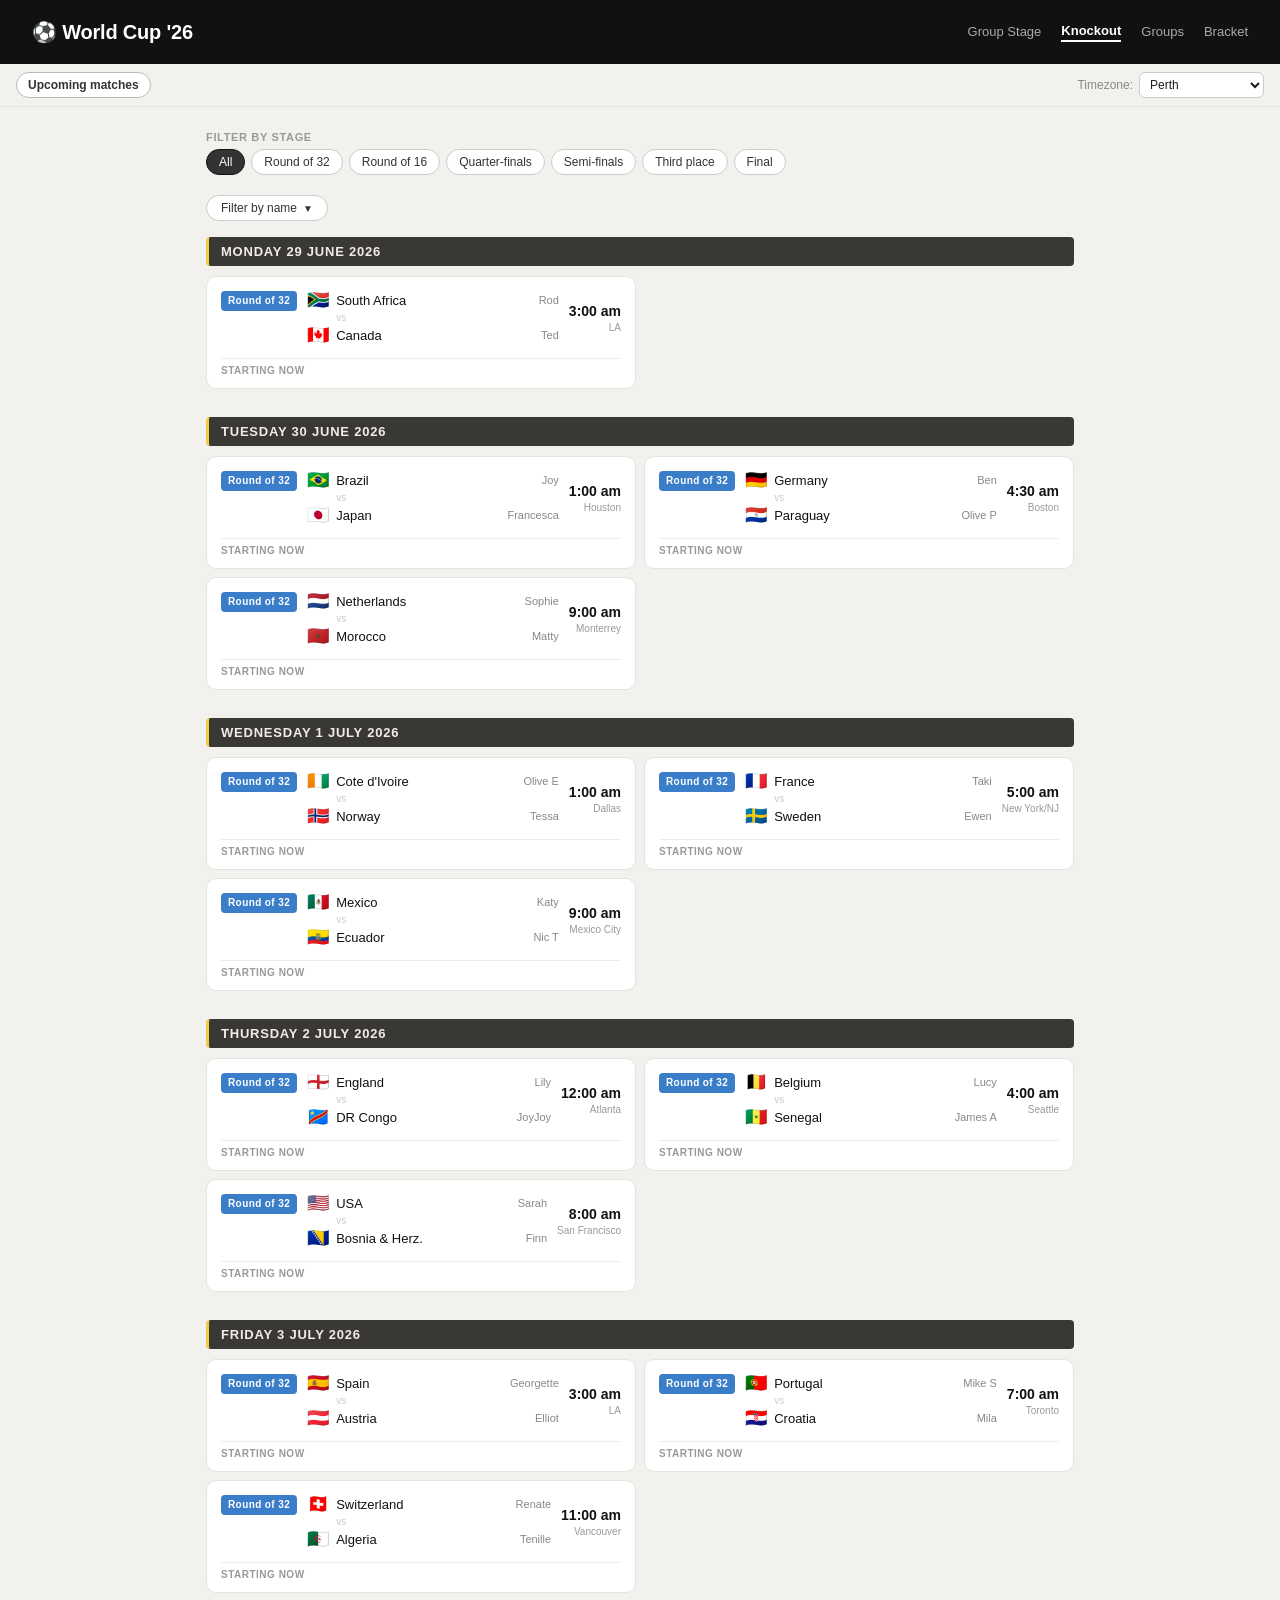
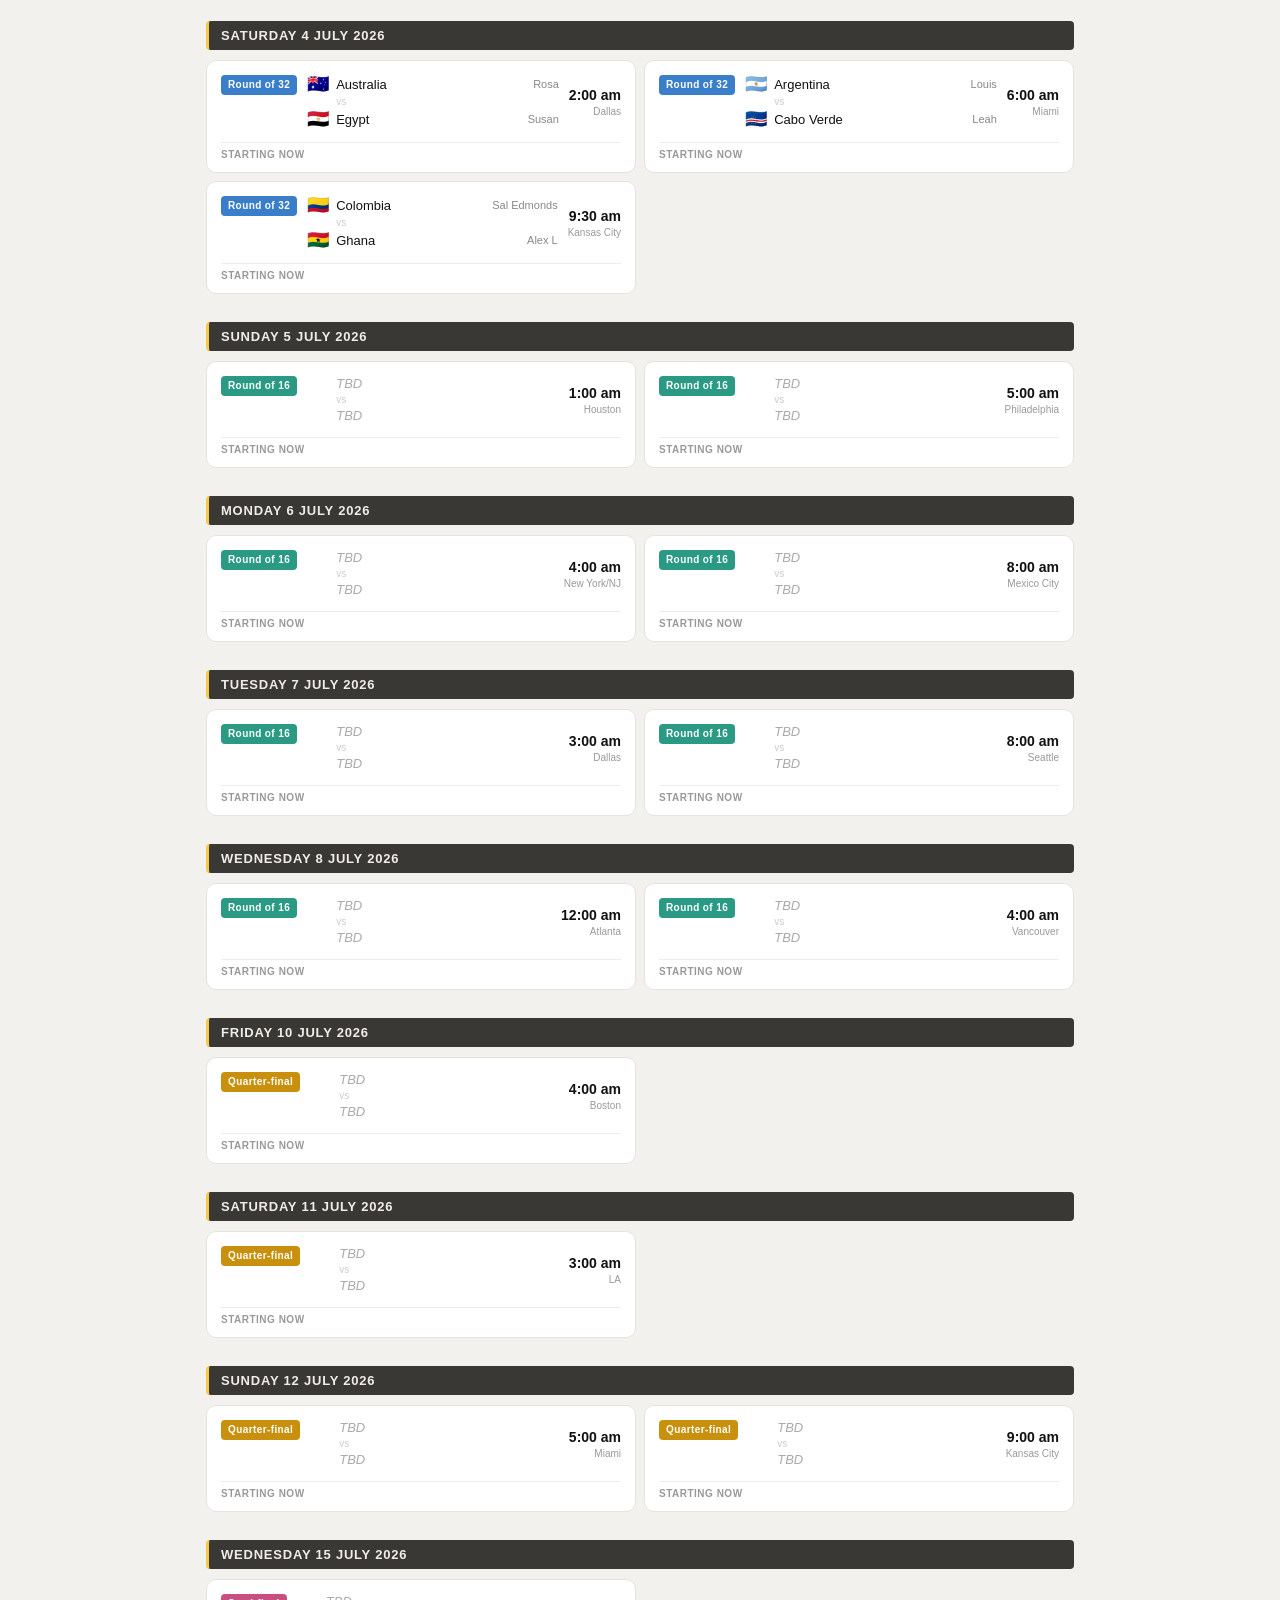
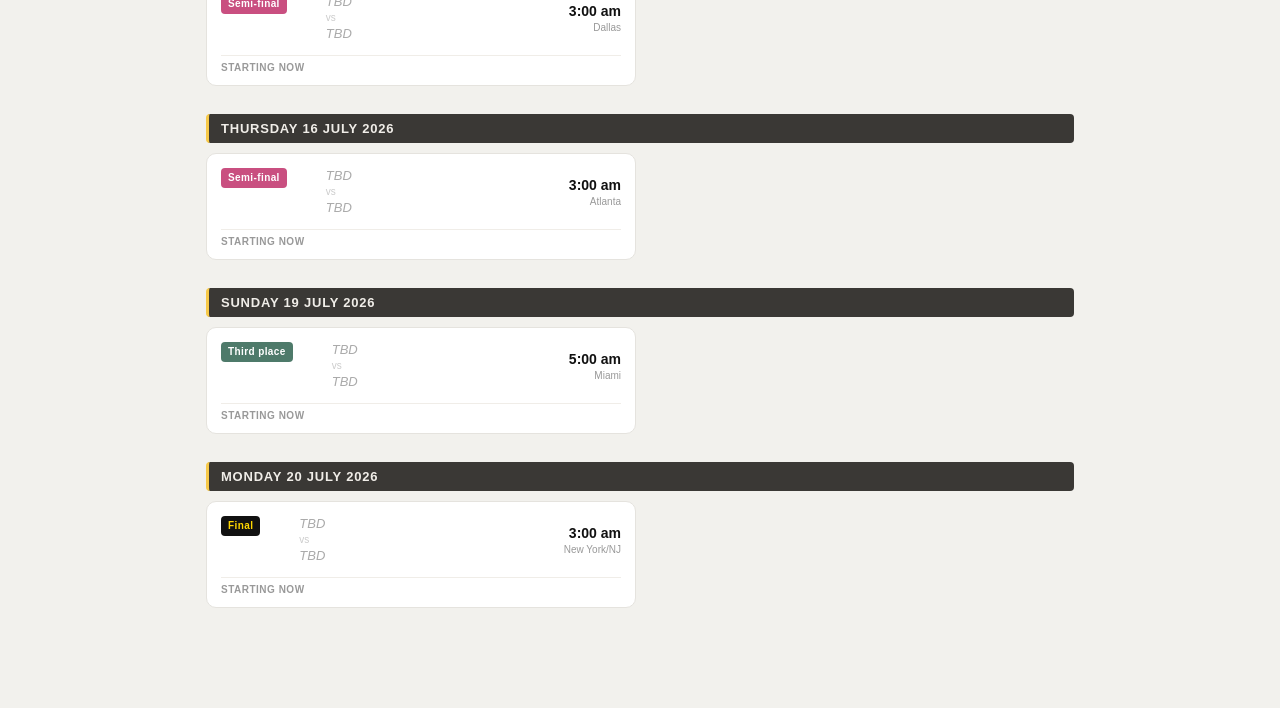
<file: index.html>
<!DOCTYPE html>
<html lang="en">
<head>
<meta charset="UTF-8">
<meta name="viewport" content="width=device-width, initial-scale=1.0">
<title>FIFA World Cup 2026 — Knockout Stage</title>
<link rel="stylesheet" href="style.css">
</head>
<body>

<header>
  <div class="header-left">
    <h1>⚽ World Cup '26</h1>
  </div>
  <div class="header-right">
    <a href="groupstage.html" class="nav-link">Group Stage</a>
    <a href="index.html" class="nav-link active">Knockout</a>
    <a href="groups.html" class="nav-link">Groups</a>
    <a href="bracket.html" class="nav-link">Bracket</a>
  </div>
</header>

<div class="subheader">
  <button class="upcoming-btn" onclick="scrollToUpcoming()">Upcoming matches</button>
  <div class="tz-selector">
    <label>Timezone:</label>
    <select id="tzSelect" onchange="localStorage.setItem('wc26tz', this.value); renderSchedule()">
      <option value="local">Local match time</option>
      <option value="Australia/Perth" selected>Perth</option>
      <option value="Australia/Melbourne">Melbourne</option>
      <option value="Australia/Hobart">Hobart</option>
      <option value="Europe/Berlin">Germany</option>
      <option value="Europe/Rome">Italy</option>
      <option value="Europe/London">United Kingdom</option>
      <option value="America/Los_Angeles">Los Angeles</option>
      <option value="Europe/Zurich">Switzerland</option>
    </select>
  </div>
</div>

<div class="content">

  <div class="filter-section">
    <div class="filter-label">Filter by stage</div>
    <div class="pill-filter stage-filter" id="stageFilter">
      <button class="active" data-stage="all" onclick="filterStage(this)">All</button>
      <button data-stage="R32" onclick="filterStage(this)">Round of 32</button>
      <button data-stage="R16" onclick="filterStage(this)">Round of 16</button>
      <button data-stage="QF"  onclick="filterStage(this)">Quarter-finals</button>
      <button data-stage="SF"  onclick="filterStage(this)">Semi-finals</button>
      <button data-stage="TP"  onclick="filterStage(this)">Third place</button>
      <button data-stage="F"   onclick="filterStage(this)">Final</button>
    </div>
  </div>

  <div class="filter-section">
    <div class="filter-toggle-row">
      <button class="person-filter-toggle" id="personFilterToggle" onclick="togglePersonFilter()">
        Filter by name <span class="toggle-arrow">▼</span>
      </button>
      <div class="person-active-chips" id="personActiveChips"></div>
    </div>
    <div class="person-filter-panel" id="personFilterPanel">
      <div class="pill-filter person-filter" id="personFilter">
        <button class="active" data-person="all" onclick="filterPerson(this)">Everyone</button>
        <button data-person="Alix B" onclick="filterPerson(this)">🇺🇿 Alix B</button>
        <button data-person="Alex L" onclick="filterPerson(this)">🇬🇭 Alex L</button>
        <button data-person="Ben" onclick="filterPerson(this)">🇩🇪 Ben</button>
        <button data-person="Charlie" onclick="filterPerson(this)">🇹🇳 Charlie</button>
        <button data-person="Claire" onclick="filterPerson(this)">🇮🇷 Claire</button>
        <button data-person="Craig" onclick="filterPerson(this)">🇳🇿 Craig</button>
        <button data-person="Darcy" onclick="filterPerson(this)">🇭🇹 Darcy</button>
        <button data-person="Elliot" onclick="filterPerson(this)">🇦🇹 Elliot</button>
        <button data-person="Emma" onclick="filterPerson(this)">🇰🇷 Emma</button>
        <button data-person="Ewen" onclick="filterPerson(this)">🇸🇪 Ewen</button>
        <button data-person="Finn" onclick="filterPerson(this)">🇧🇦 Finn</button>
        <button data-person="Francesca" onclick="filterPerson(this)">🇯🇵 Francesca</button>
        <button data-person="Georgette" onclick="filterPerson(this)">🇪🇸 Georgette</button>
        <button data-person="James A" onclick="filterPerson(this)">🇸🇳 James A</button>
        <button data-person="Jennifer" onclick="filterPerson(this)">🇯🇴 Jennifer</button>
        <button data-person="Jono" onclick="filterPerson(this)">🇶🇦 Jono</button>
        <button data-person="Joy" onclick="filterPerson(this)">🇧🇷 Joy</button>
        <button data-person="JoyJoy" onclick="filterPerson(this)">🇨🇩 JoyJoy</button>
        <button data-person="Katy" onclick="filterPerson(this)">🇲🇽 Katy</button>
        <button data-person="Khrob" onclick="filterPerson(this)">🇨🇿 Khrob</button>
        <button data-person="Leah" onclick="filterPerson(this)">🇨🇻 Leah</button>
        <button data-person="Lily" onclick="filterPerson(this)">🏴󠁧󠁢󠁥󠁮󠁧󠁿 Lily</button>
        <button data-person="Louis" onclick="filterPerson(this)">🇦🇷 Louis</button>
        <button data-person="Lucy" onclick="filterPerson(this)">🇧🇪 Lucy</button>
        <button data-person="Massimo" onclick="filterPerson(this)">🏴󠁧󠁢󠁳󠁣󠁴󠁿 Massimo</button>
        <button data-person="Matty" onclick="filterPerson(this)">🇲🇦 Matty</button>
        <button data-person="Mike L" onclick="filterPerson(this)">🇵🇦 Mike L</button>
        <button data-person="Mike S" onclick="filterPerson(this)">🇵🇹 Mike S</button>
        <button data-person="Mila" onclick="filterPerson(this)">🇭🇷 Mila</button>
        <button data-person="Mim" onclick="filterPerson(this)">🇮🇶 Mim</button>
        <button data-person="Nic T" onclick="filterPerson(this)">🇪🇨 Nic</button>
        <button data-person="Olive E" onclick="filterPerson(this)">🇨🇮 Olive E</button>
        <button data-person="Olive P" onclick="filterPerson(this)">🇵🇾 Olive P</button>
        <button data-person="Renate" onclick="filterPerson(this)">🇨🇭 Renate</button>
        <button data-person="Richie" onclick="filterPerson(this)">🇺🇾 Richie</button>
        <button data-person="Rob" onclick="filterPerson(this)">🇹🇷 Rob</button>
        <button data-person="Rod" onclick="filterPerson(this)">🇿🇦 Rod</button>
        <button data-person="Rosa" onclick="filterPerson(this)">🇦🇺 Rosa</button>
        <button data-person="Sal Edmonds" onclick="filterPerson(this)">🇨🇴 Sal E</button>
        <button data-person="Sarah" onclick="filterPerson(this)">🇺🇸 Sarah</button>
        <button data-person="Seamus" onclick="filterPerson(this)">🇸🇦 Seamus</button>
        <button data-person="Sophie" onclick="filterPerson(this)">🇳🇱 Sophie</button>
        <button data-person="Susan" onclick="filterPerson(this)">🇪🇬 Susan</button>
        <button data-person="Taki" onclick="filterPerson(this)">🇫🇷 Taki</button>
        <button data-person="Ted" onclick="filterPerson(this)">🇨🇦 Ted</button>
        <button data-person="Tenille" onclick="filterPerson(this)">🇩🇿 Tenille</button>
        <button data-person="Tessa" onclick="filterPerson(this)">🇳🇴 Tessa</button>
        <button data-person="Wilfy" onclick="filterPerson(this)">🇨🇼 Wilfy</button>
      </div>
    </div>
  </div>

  <div id="schedule"></div>
  <div class="no-matches" id="noMatches">No matches found for the current filters.</div>


</div>

</div>

<div class="elim-overlay" id="elimOverlay" onclick="hideElimToast()"></div>
<div class="elim-toast" id="elimToast">
  <button class="elim-toast-close" onclick="hideElimToast()" aria-label="Dismiss">✕</button>
  <strong id="elimToastTop"></strong>
  <span id="elimToastBody"></span>
</div>

<script>
// ET = UTC-4 in summer
function etMs(y, mo, d, h, m) {
  return Date.UTC(y, mo - 1, d, h + 4, m || 0);
}

const STAGE_LABELS = {
  R32: "Round of 32",
  R16: "Round of 16",
  QF:  "Quarter-final",
  SF:  "Semi-final",
  TP:  "Third place",
  F:   "Final",
};

// MATCHES is keyed by ESPN event ID so we can match scores and resolved team names.
// t1/t2 are fallback labels used only until ESPN resolves the actual team names.
const MATCHES = [
  // ── Round of 32 ──────────────────────────────────────────────
  { ms: etMs(2026,6,28,15,0),  stage:"R32", espnId:"760486", t1:"South Africa",  t2:"Canada",          venue:"SoFi Stadium, LA" },
  { ms: etMs(2026,6,29,13,0),  stage:"R32", espnId:"760487", t1:"Brazil",        t2:"Japan",           venue:"NRG Stadium, Houston" },
  { ms: etMs(2026,6,29,16,30), stage:"R32", espnId:"760489", t1:"Germany",       t2:"Paraguay",        venue:"Gillette Stadium, Boston" },
  { ms: etMs(2026,6,29,21,0),  stage:"R32", espnId:"760488", t1:"Netherlands",   t2:"Morocco",         venue:"Estadio BBVA, Monterrey" },
  { ms: etMs(2026,6,30,13,0),  stage:"R32", espnId:"760490", t1:"Cote d'Ivoire", t2:"Norway",          venue:"AT&T Stadium, Dallas" },
  { ms: etMs(2026,6,30,17,0),  stage:"R32", espnId:"760492", t1:"France",        t2:"Sweden",          venue:"MetLife Stadium, New York/NJ" },
  { ms: etMs(2026,6,30,21,0),  stage:"R32", espnId:"760491", t1:"Mexico",        t2:"Ecuador",         venue:"Estadio Azteca, Mexico City" },
  { ms: etMs(2026,7, 1,12,0),  stage:"R32", espnId:"760495", t1:"England",       t2:"DR Congo",        venue:"Mercedes-Benz Stadium, Atlanta" },
  { ms: etMs(2026,7, 1,16,0),  stage:"R32", espnId:"760493", t1:"Belgium",       t2:"Senegal",         venue:"Lumen Field, Seattle" },
  { ms: etMs(2026,7, 1,20,0),  stage:"R32", espnId:"760494", t1:"USA",           t2:"Bosnia & Herz.",  venue:"Levi's Stadium, San Francisco" },
  { ms: etMs(2026,7, 2,15,0),  stage:"R32", espnId:"760497", t1:"Spain",         t2:"Austria",         venue:"SoFi Stadium, LA" },
  { ms: etMs(2026,7, 2,19,0),  stage:"R32", espnId:"760496", t1:"Portugal",      t2:"Croatia",         venue:"BMO Field, Toronto" },
  { ms: etMs(2026,7, 2,23,0),  stage:"R32", espnId:"760498", t1:"Switzerland",   t2:"Algeria",         venue:"BC Place, Vancouver" },
  { ms: etMs(2026,7, 3,14,0),  stage:"R32", espnId:"760499", t1:"Australia",     t2:"Egypt",           venue:"AT&T Stadium, Dallas" },
  { ms: etMs(2026,7, 3,18,0),  stage:"R32", espnId:"760500", t1:"Argentina",     t2:"Cabo Verde",      venue:"Hard Rock Stadium, Miami" },
  { ms: etMs(2026,7, 3,21,30), stage:"R32", espnId:"760501", t1:"Colombia",      t2:"Ghana",           venue:"Arrowhead Stadium, Kansas City" },
  // ── Round of 16 ──────────────────────────────────────────────
  { ms: etMs(2026,7, 4,13,0),  stage:"R16", espnId:"760502", t1:"TBD", t2:"TBD", venue:"NRG Stadium, Houston" },
  { ms: etMs(2026,7, 4,17,0),  stage:"R16", espnId:"760503", t1:"TBD", t2:"TBD", venue:"Lincoln Financial Field, Philadelphia" },
  { ms: etMs(2026,7, 5,16,0),  stage:"R16", espnId:"760504", t1:"TBD", t2:"TBD", venue:"MetLife Stadium, New York/NJ" },
  { ms: etMs(2026,7, 5,20,0),  stage:"R16", espnId:"760505", t1:"TBD", t2:"TBD", venue:"Estadio Azteca, Mexico City" },
  { ms: etMs(2026,7, 6,15,0),  stage:"R16", espnId:"760506", t1:"TBD", t2:"TBD", venue:"AT&T Stadium, Dallas" },
  { ms: etMs(2026,7, 6,20,0),  stage:"R16", espnId:"760507", t1:"TBD", t2:"TBD", venue:"Lumen Field, Seattle" },
  { ms: etMs(2026,7, 7,12,0),  stage:"R16", espnId:"760509", t1:"TBD", t2:"TBD", venue:"Mercedes-Benz Stadium, Atlanta" },
  { ms: etMs(2026,7, 7,16,0),  stage:"R16", espnId:"760508", t1:"TBD", t2:"TBD", venue:"BC Place, Vancouver" },
  // ── Quarter-finals ───────────────────────────────────────────
  { ms: etMs(2026,7, 9,16,0),  stage:"QF",  espnId:"760510", t1:"TBD", t2:"TBD", venue:"Gillette Stadium, Boston" },
  { ms: etMs(2026,7,10,15,0),  stage:"QF",  espnId:"760511", t1:"TBD", t2:"TBD", venue:"SoFi Stadium, LA" },
  { ms: etMs(2026,7,11,17,0),  stage:"QF",  espnId:"760512", t1:"TBD", t2:"TBD", venue:"Hard Rock Stadium, Miami" },
  { ms: etMs(2026,7,11,21,0),  stage:"QF",  espnId:"760513", t1:"TBD", t2:"TBD", venue:"Arrowhead Stadium, Kansas City" },
  // ── Semi-finals ──────────────────────────────────────────────
  { ms: etMs(2026,7,14,15,0),  stage:"SF",  espnId:"760514", t1:"TBD", t2:"TBD", venue:"AT&T Stadium, Dallas" },
  { ms: etMs(2026,7,15,15,0),  stage:"SF",  espnId:"760515", t1:"TBD", t2:"TBD", venue:"Mercedes-Benz Stadium, Atlanta" },
  // ── Third place ──────────────────────────────────────────────
  { ms: etMs(2026,7,18,17,0),  stage:"TP",  espnId:"760516", t1:"TBD", t2:"TBD", venue:"Hard Rock Stadium, Miami" },
  // ── Final ────────────────────────────────────────────────────
  { ms: etMs(2026,7,19,15,0),  stage:"F",   espnId:"760517", t1:"TBD", t2:"TBD", venue:"MetLife Stadium, New York/NJ" },
];

const PEOPLE = {
  "Mexico":"Katy","South Africa":"Rod","South Korea":"Emma","Czechia":"Khrob",
  "Canada":"Ted","Bosnia & Herz.":"Finn","Qatar":"Jono","Switzerland":"Renate",
  "Brazil":"Joy","Morocco":"Matty","Haiti":"Darcy","Scotland":"Massimo",
  "USA":"Sarah","Paraguay":"Olive P","Australia":"Rosa","Turkey":"Rob",
  "Germany":"Ben","Curaçao":"Wilfy","Cote d'Ivoire":"Olive E","Ecuador":"Nic T",
  "Netherlands":"Sophie","Japan":"Francesca","Sweden":"Ewen","Tunisia":"Charlie",
  "Belgium":"Lucy","Egypt":"Susan","Iran":"Claire","New Zealand":"Craig",
  "Spain":"Georgette","Cabo Verde":"Leah","Saudi Arabia":"Seamus","Uruguay":"Richie",
  "France":"Taki","Senegal":"James A","Iraq":"Mim","Norway":"Tessa",
  "Argentina":"Louis","Algeria":"Tenille","Austria":"Elliot","Jordan":"Jennifer",
  "Portugal":"Mike S","DR Congo":"JoyJoy","Uzbekistan":"Alix B","Colombia":"Sal Edmonds",
  "England":"Lily","Croatia":"Mila","Ghana":"Alex L","Panama":"Mike L"
};

const FLAGS = {
  "Mexico":"🇲🇽","South Africa":"🇿🇦","South Korea":"🇰🇷","Czechia":"🇨🇿",
  "Canada":"🇨🇦","Bosnia & Herz.":"🇧🇦","Qatar":"🇶🇦","Switzerland":"🇨🇭",
  "Brazil":"🇧🇷","Morocco":"🇲🇦","Haiti":"🇭🇹","Scotland":"🏴󠁧󠁢󠁳󠁣󠁴󠁿",
  "USA":"🇺🇸","Paraguay":"🇵🇾","Australia":"🇦🇺","Turkey":"🇹🇷",
  "Germany":"🇩🇪","Curaçao":"🇨🇼","Cote d'Ivoire":"🇨🇮","Ecuador":"🇪🇨",
  "Netherlands":"🇳🇱","Japan":"🇯🇵","Sweden":"🇸🇪","Tunisia":"🇹🇳",
  "Belgium":"🇧🇪","Egypt":"🇪🇬","Iran":"🇮🇷","New Zealand":"🇳🇿",
  "Spain":"🇪🇸","Cabo Verde":"🇨🇻","Saudi Arabia":"🇸🇦","Uruguay":"🇺🇾",
  "France":"🇫🇷","Senegal":"🇸🇳","Iraq":"🇮🇶","Norway":"🇳🇴",
  "Argentina":"🇦🇷","Algeria":"🇩🇿","Austria":"🇦🇹","Jordan":"🇯🇴",
  "Portugal":"🇵🇹","DR Congo":"🇨🇩","Uzbekistan":"🇺🇿","Colombia":"🇨🇴",
  "England":"🏴󠁧󠁢󠁥󠁮󠁧󠁿","Croatia":"🇭🇷","Ghana":"🇬🇭","Panama":"🇵🇦"
};

const VENUE_TZ = {
  "SoFi Stadium, LA":                        "America/Los_Angeles",
  "NRG Stadium, Houston":                    "America/Chicago",
  "Gillette Stadium, Boston":                "America/New_York",
  "Estadio BBVA, Monterrey":                 "America/Monterrey",
  "AT&T Stadium, Dallas":                    "America/Chicago",
  "MetLife Stadium, New York/NJ":            "America/New_York",
  "Estadio Azteca, Mexico City":             "America/Mexico_City",
  "Mercedes-Benz Stadium, Atlanta":          "America/New_York",
  "Lumen Field, Seattle":                    "America/Los_Angeles",
  "Levi's Stadium, San Francisco":           "America/Los_Angeles",
  "BMO Field, Toronto":                      "America/Toronto",
  "BC Place, Vancouver":                     "America/Vancouver",
  "Hard Rock Stadium, Miami":                "America/New_York",
  "Arrowhead Stadium, Kansas City":          "America/Chicago",
  "Lincoln Financial Field, Philadelphia":   "America/New_York",
};

// ESPN name → our name (for PEOPLE/FLAGS lookup after ESPN resolves team names)
const ESPN_TO_OURS = {
  "Ivory Coast":          "Cote d'Ivoire",
  "Bosnia-Herzegovina":   "Bosnia & Herz.",
  "Cape Verde":           "Cabo Verde",
  "Congo DR":             "DR Congo",
  "Türkiye":              "Turkey",
  "United States":        "USA",
  "South Korea":          "South Korea",
  "Czech Republic":       "Czechia",
};
function ourName(espnDisplayName) { return ESPN_TO_OURS[espnDisplayName] || espnDisplayName; }

// Placeholder team name patterns ESPN uses before a slot is confirmed
function isPlaceholder(name) {
  return !name || name === 'TBD' ||
    /^(Group|Round of|Quarterfinal|Semifinal|Third Place)/i.test(name);
}

let SCORES             = {};  // espnId → { s1, s2, status, clock, extra }
let ELIM_SET           = new Set(); // group-stage eliminated teams (from standings API)
// Teams marked "Best 8 advance" by ESPN but did not actually qualify for R32
const BEST8_MISSED     = new Set(["South Korea", "Scotland", "Iran", "Uruguay"]);
let KNOCKOUT_ELIM_SET  = new Set(); // knockout-eliminated teams (derived from finished match scores)
let liveRefreshTimer   = null;

async function fetchStandings() {
  try {
    const res = await fetch('https://site.api.espn.com/apis/v2/sports/soccer/fifa.world/standings');
    if (!res.ok) return;
    const data = await res.json();
    const newElim = new Set();
    (data.children || []).forEach(group => {
      (group.standings?.entries || []).forEach(entry => {
        const espnTeam = entry.team?.displayName || '';
        const note = entry.note?.description || '';
        if (note === 'Eliminated') newElim.add(ourName(espnTeam));
      });
    });
    ELIM_SET = newElim;
    applyEliminatedStyling();
  } catch (e) {}
}

function applyEliminatedStyling() {
  document.querySelectorAll('#personFilter button[data-person]').forEach(btn => {
    const person = btn.dataset.person;
    if (person === 'all') return;
    const team = Object.keys(PEOPLE).find(t => PEOPLE[t] === person);
    const isElim = team && (ELIM_SET.has(team) || BEST8_MISSED.has(team) || KNOCKOUT_ELIM_SET.has(team));
    btn.classList.toggle('eliminated', isElim);
  });
}

async function fetchScores() {
  try {
    const url = 'https://site.api.espn.com/apis/site/v2/sports/soccer/fifa.world/scoreboard?dates=20260628-20260719&limit=100';
    const res = await fetch(url);
    if (!res.ok) return;
    const data = await res.json();
    const newScores = {};

    (data.events || []).forEach(ev => {
      const comp = ev.competitions?.[0];
      if (!comp) return;
      const teams = comp.competitors || [];
      if (teams.length < 2) return;

      const home = teams.find(t => t.homeAway === 'home') || teams[0];
      const away = teams.find(t => t.homeAway === 'away') || teams[1];
      const rawHome = home.team?.displayName || '';
      const rawAway = away.team?.displayName || '';

      // Resolve to our internal names (or keep placeholder if still TBD)
      const t1 = isPlaceholder(rawHome) ? null : ourName(rawHome);
      const t2 = isPlaceholder(rawAway) ? null : ourName(rawAway);

      const statusType  = ev.status?.type?.name  || 'STATUS_SCHEDULED';
      const statusState = ev.status?.type?.state || '';
      const rawClock    = ev.status?.displayClock || '';
      const period      = ev.status?.period || 0;

      let status = 'pre';
      let extra = '';
      if (statusType === 'STATUS_FINAL_PEN') { status = 'ft'; extra = 'pen'; }
      else if (statusType === 'STATUS_FINAL_AET') { status = 'ft'; extra = 'aet'; }
      else if (statusState === 'post') status = 'ft';
      else if (statusState === 'in')   status = 'live';

      let clockDisplay = '';
      if (status === 'live') {
        if (statusType === 'STATUS_HALFTIME') {
          clockDisplay = 'HT';
        } else {
          const mins = parseInt(rawClock.split(':')[0], 10) || 0;
          const regularMax = period === 1 ? 45 : 90;
          clockDisplay = mins > regularMax ? regularMax + '+' + (mins - regularMax) + "'" : mins + "'";
        }
      }

      const s1 = parseInt(home.score ?? '0', 10);
      const s2 = parseInt(away.score ?? '0', 10);
      const ps1 = home.shootoutScore != null ? parseInt(home.shootoutScore, 10) : null;
      const ps2 = away.shootoutScore != null ? parseInt(away.shootoutScore, 10) : null;

      // Match our MATCHES entry by ESPN event ID
      const match = MATCHES.find(m => m.espnId === ev.id);
      if (match) {
        // Update team names from ESPN if they are now confirmed
        if (t1) match.t1 = t1;
        if (t2) match.t2 = t2;
        newScores[match.espnId] = { s1, s2, ps1, ps2, status, clock: clockDisplay, extra, w1: home.winner === true, w2: away.winner === true };

        // Derive knockout eliminations from finished matches using ESPN's winner flag
        if (status === 'ft' && t1 && t2) {
          if (home.winner === false && away.winner === true) KNOCKOUT_ELIM_SET.add(t1);
          else if (away.winner === false && home.winner === true) KNOCKOUT_ELIM_SET.add(t2);
        }
      }
    });

    SCORES = newScores;
    applyEliminatedStyling();
    renderSchedule();
    const hasLive = Object.values(SCORES).some(s => s.status === 'live');
    clearTimeout(liveRefreshTimer);
    if (hasLive) liveRefreshTimer = setTimeout(fetchScores, 60000);
  } catch (e) {}
}

let currentStage = "all";
let selectedPeople = new Set();

function matchKey(m) { return m.espnId; }

function formatCountdown(ms) {
  const diff = ms - Date.now();
  if (diff <= 0) return 'Starting now';
  const totalMins = Math.floor(diff / 60000);
  const days  = Math.floor(totalMins / 1440);
  const hours = Math.floor((totalMins % 1440) / 60);
  const mins  = totalMins % 60;
  const parts = [];
  if (days)  parts.push(days  + (days  === 1 ? ' day'    : ' days'));
  if (hours) parts.push(hours + (hours === 1 ? ' hour'   : ' hours'));
  if (mins || parts.length === 0) parts.push(mins + (mins === 1 ? ' minute' : ' minutes'));
  return 'Begins in ' + parts.join(' ');
}
function tickCountdowns() {
  document.querySelectorAll('.match-card-countdown[data-ms]').forEach(el => {
    el.textContent = formatCountdown(parseInt(el.dataset.ms, 10));
  });
}
setInterval(tickCountdowns, 30000);

function getTz() { return document.getElementById('tzSelect').value; }

function getEffectiveTz(match) {
  const tz = getTz();
  if (tz === 'local') return VENUE_TZ[match.venue] || 'America/New_York';
  return tz;
}

function getLocalDateKey(ms, tz) {
  return new Date(ms).toLocaleDateString('en-AU', { timeZone: tz, year:'numeric', month:'2-digit', day:'2-digit' });
}
function getLocalDateLabel(ms, tz) {
  return new Date(ms).toLocaleDateString('en-AU', {
    timeZone: tz, weekday:'long', day:'numeric', month:'long', year:'numeric'
  });
}
function getTimeStr(ms, tz) {
  return new Date(ms).toLocaleTimeString('en-AU', { timeZone: tz, hour:'numeric', minute:'2-digit', hour12:true });
}

function matchPassesFilters(m) {
  if (currentStage !== 'all' && m.stage !== currentStage) return false;
  if (selectedPeople.size > 0) {
    const p1 = PEOPLE[m.t1], p2 = PEOPLE[m.t2];
    if (!selectedPeople.has(p1) && !selectedPeople.has(p2)) return false;
  }
  return true;
}

function venueCity(venue) {
  // Extract just the city from "Stadium Name, City" format
  const comma = venue.lastIndexOf(',');
  return comma !== -1 ? venue.slice(comma + 1).trim() : venue;
}

function renderSchedule() {
  const tzForGrouping = getTz() === 'local' ? 'America/New_York' : getTz();
  const filtered = MATCHES.filter(matchPassesFilters);

  const byDay = {};
  const dayOrder = [];
  filtered.forEach(m => {
    const key = getLocalDateKey(m.ms, tzForGrouping);
    if (!byDay[key]) { byDay[key] = []; dayOrder.push(key); }
    byDay[key].push(m);
  });

  const seen = new Set();
  const uniqDays = dayOrder.filter(d => { if (seen.has(d)) return false; seen.add(d); return true; });

  let html = '';
  uniqDays.forEach(dayKey => {
    const matches = byDay[dayKey];
    const label = getLocalDateLabel(matches[0].ms, tzForGrouping);
    html += `<div class="day-block" data-ms="${matches[0].ms}"><div class="day-header">${label}</div><div class="matches-grid">`;

    matches.forEach(m => {
      const timeStr = getTimeStr(m.ms, getEffectiveTz(m));
      const isTbd1 = isPlaceholder(m.t1);
      const isTbd2 = isPlaceholder(m.t2);
      const p1 = PEOPLE[m.t1] || '';
      const p2 = PEOPLE[m.t2] || '';
      const p1hl = selectedPeople.size > 0 && selectedPeople.has(p1);
      const p2hl = selectedPeople.size > 0 && selectedPeople.has(p2);
      const sc = SCORES[m.espnId];
      const cardHl = p1hl || p2hl ? ' person-highlight' : '';
      const city = venueCity(m.venue);

      const flag1 = isTbd1 ? '' : (FLAGS[m.t1] || '🏳');
      const flag2 = isTbd2 ? '' : (FLAGS[m.t2] || '🏳');

      let topHtml = '', bottomHtml = '', s1Html = '', s2Html = '', metaHtml = '';

      if (sc && (sc.status === 'live' || sc.status === 'ft')) {
        const isLive = sc.status === 'live';
        let pillLabel;
        if (!isLive) {
          if (sc.extra === 'pen') pillLabel = 'Match Finished (Penalties)';
          else if (sc.extra === 'aet') pillLabel = 'Match Finished (AET)';
          else pillLabel = 'Match Finished';
        }
        else if (sc.clock === 'HT') { pillLabel = 'Half Time'; }
        else if (sc.clock) { pillLabel = `Live · ${sc.clock}`; }
        else { pillLabel = 'Live'; }
        const statusClass = isLive ? 'live' : 'ft';
        topHtml = `<div class="match-card-status"><span class="match-status-pill ${statusClass}">${pillLabel}</span></div>`;
        const penSuffix1 = (sc.extra === 'pen' && sc.ps1 != null) ? ` <span class="score-pen">(${sc.ps1})</span>` : '';
        const penSuffix2 = (sc.extra === 'pen' && sc.ps2 != null) ? ` <span class="score-pen">(${sc.ps2})</span>` : '';
        s1Html = `<span class="score-num">${sc.s1}</span>${penSuffix1}`;
        s2Html = `<span class="score-num">${sc.s2}</span>${penSuffix2}`;
        metaHtml = `<div class="match-venue">${city}</div>`;
      } else {
        bottomHtml = `<div class="match-card-countdown" data-ms="${m.ms}">${formatCountdown(m.ms)}</div>`;
        metaHtml = `<div class="match-time">${timeStr}</div><div class="match-venue">${city}</div>`;
      }

      html += `<div class="match-card${cardHl}" data-stage="${m.stage}">
        ${topHtml}
        <span class="match-stage-badge badge-${m.stage === 'F' ? 'final' : m.stage.toLowerCase()}">${STAGE_LABELS[m.stage] || m.stage}</span>
        <div class="match-teams">
          <div class="team-row-m${sc && sc.status === 'ft' && sc.w2 && !sc.w1 ? ' loser' : ''}">
            <span class="team-flag">${flag1}</span>
            <span class="team-name${isTbd1 ? ' tbd' : ''}">${m.t1}</span>
            <span class="team-person${p1hl ? ' highlighted' : ''}">${p1}</span>
            ${s1Html}
          </div>
          <div class="vs-divider">vs</div>
          <div class="team-row-m${sc && sc.status === 'ft' && sc.w1 && !sc.w2 ? ' loser' : ''}">
            <span class="team-flag">${flag2}</span>
            <span class="team-name${isTbd2 ? ' tbd' : ''}">${m.t2}</span>
            <span class="team-person${p2hl ? ' highlighted' : ''}">${p2}</span>
            ${s2Html}
          </div>
        </div>
        <div class="match-meta">${metaHtml}</div>
        ${bottomHtml}
      </div>`;
    });
    html += '</div></div>';
  });

  document.getElementById('schedule').innerHTML = html;
  document.getElementById('noMatches').style.display = filtered.length === 0 ? 'block' : 'none';
}

function filterStage(btn) {
  document.querySelectorAll('#stageFilter button').forEach(b => b.classList.remove('active'));
  btn.classList.add('active');
  currentStage = btn.dataset.stage;
  renderSchedule();
}

function togglePersonFilter() {
  const panel = document.getElementById('personFilterPanel');
  const toggle = document.getElementById('personFilterToggle');
  const isOpen = panel.classList.contains('open');
  panel.classList.toggle('open', !isOpen);
  toggle.classList.toggle('open', !isOpen);
}

function collapsePersonFilter() {
  document.getElementById('personFilterPanel').classList.remove('open');
  document.getElementById('personFilterToggle').classList.remove('open');
}

function updateActiveChips() {
  const container = document.getElementById('personActiveChips');
  while (container.firstChild) container.removeChild(container.firstChild);
  selectedPeople.forEach(person => {
    const sourceBtn = document.querySelector('#personFilter button[data-person="' + person + '"]');
    const label = sourceBtn ? sourceBtn.textContent : person;
    const chip = document.createElement('button');
    chip.className = 'active';
    chip.style.cssText = 'padding:5px 12px;border-radius:20px;border:1px solid #111;background:#333;color:#fff;font-size:12px;font-weight:500;cursor:pointer;';
    chip.textContent = label + ' ✕';
    chip.addEventListener('click', () => removePerson(person));
    container.appendChild(chip);
  });
}

function removePerson(person) {
  selectedPeople.delete(person);
  const btn = document.querySelector('#personFilter button[data-person="' + person + '"]');
  if (btn) btn.classList.remove('active');
  if (selectedPeople.size === 0) {
    document.querySelector('#personFilter button[data-person="all"]').classList.add('active');
  }
  updateActiveChips();
  renderSchedule();
}

const ELIM_MESSAGES = [
  { top: "💀 Eliminated!", body: "Your team is out. It turns out you're not very good at this World Cup thing. Better luck in 2030!" },
  { top: "🚫 Pack your bags!", body: "That team went home early. Turns out picking a winner is harder than it looks. No refunds." },
  { top: "✈️ Gone home!", body: "Your team has left the building. The World Cup will continue without them — and without your glory." },
  { top: "🪑 Bench warmer!", body: "Your team got knocked out. You can still watch the rest of the tournament, just not with any hope." },
  { top: "😬 Ouch!", body: "Your team didn't make it past the group stage. The dream is over. The snacks are not." },
  { top: "🗑️ Eliminated!", body: "Your team has been sent packing. Maybe next time pick a team that actually scores goals?" },
];

let elimToastTimer = null;
function showElimToast() {
  const msg = ELIM_MESSAGES[Math.floor(Date.now() / 1000) % ELIM_MESSAGES.length];
  document.getElementById('elimToastTop').textContent = msg.top;
  document.getElementById('elimToastBody').textContent = msg.body;
  document.getElementById('elimToast').classList.add('show');
  document.getElementById('elimOverlay').classList.add('show');
  clearTimeout(elimToastTimer);
  elimToastTimer = setTimeout(hideElimToast, 6000);
}
function hideElimToast() {
  clearTimeout(elimToastTimer);
  document.getElementById('elimToast').classList.remove('show');
  document.getElementById('elimOverlay').classList.remove('show');
}

function filterPerson(btn) {
  const person = btn.dataset.person;
  if (person === 'all') {
    selectedPeople.clear();
    document.querySelectorAll('#personFilter button').forEach(b => b.classList.remove('active'));
    btn.classList.add('active');
    updateActiveChips();
    collapsePersonFilter();
  } else {
    if (btn.classList.contains('eliminated')) {
      // Show toast only if this person's team never played in the knockout stage
      const team = Object.keys(PEOPLE).find(t => PEOPLE[t] === btn.dataset.person);
      const hasKnockoutMatch = team && MATCHES.some(m => m.t1 === team || m.t2 === team);
      if (!hasKnockoutMatch) {
        showElimToast();
        collapsePersonFilter();
        return;
      }
    }
    document.querySelector('#personFilter button[data-person="all"]').classList.remove('active');
    if (selectedPeople.has(person)) {
      selectedPeople.delete(person);
      btn.classList.remove('active');
    } else {
      selectedPeople.add(person);
      btn.classList.add('active');
    }
    if (selectedPeople.size === 0) {
      document.querySelector('#personFilter button[data-person="all"]').classList.add('active');
    }
    updateActiveChips();
    collapsePersonFilter();
  }
  renderSchedule();
}

const savedTz = localStorage.getItem('wc26tz');
if (savedTz) { const sel = document.getElementById('tzSelect'); if ([...sel.options].some(o => o.value === savedTz)) sel.value = savedTz; }
function scrollToUpcoming() {
  const now = Date.now();
  const blocks = document.querySelectorAll('.day-block[data-ms]');
  let target = null;
  for (const block of blocks) {
    const ms = parseInt(block.dataset.ms, 10);
    if (ms > now || block.querySelector('.match-card-countdown')) {
      target = block;
      break;
    }
  }
  if (!target) target = blocks[blocks.length - 1];
  if (!target) return;
  const stickyOffset = Array.from(document.querySelectorAll('header, .subheader'))
    .reduce((sum, el) => sum + el.offsetHeight, 0);
  const top = target.getBoundingClientRect().top + window.scrollY - stickyOffset - 12;
  window.scrollTo({ top, behavior: 'smooth' });
}

renderSchedule();
fetchScores();
fetchStandings();
</script>
</body>
</html>
</file>
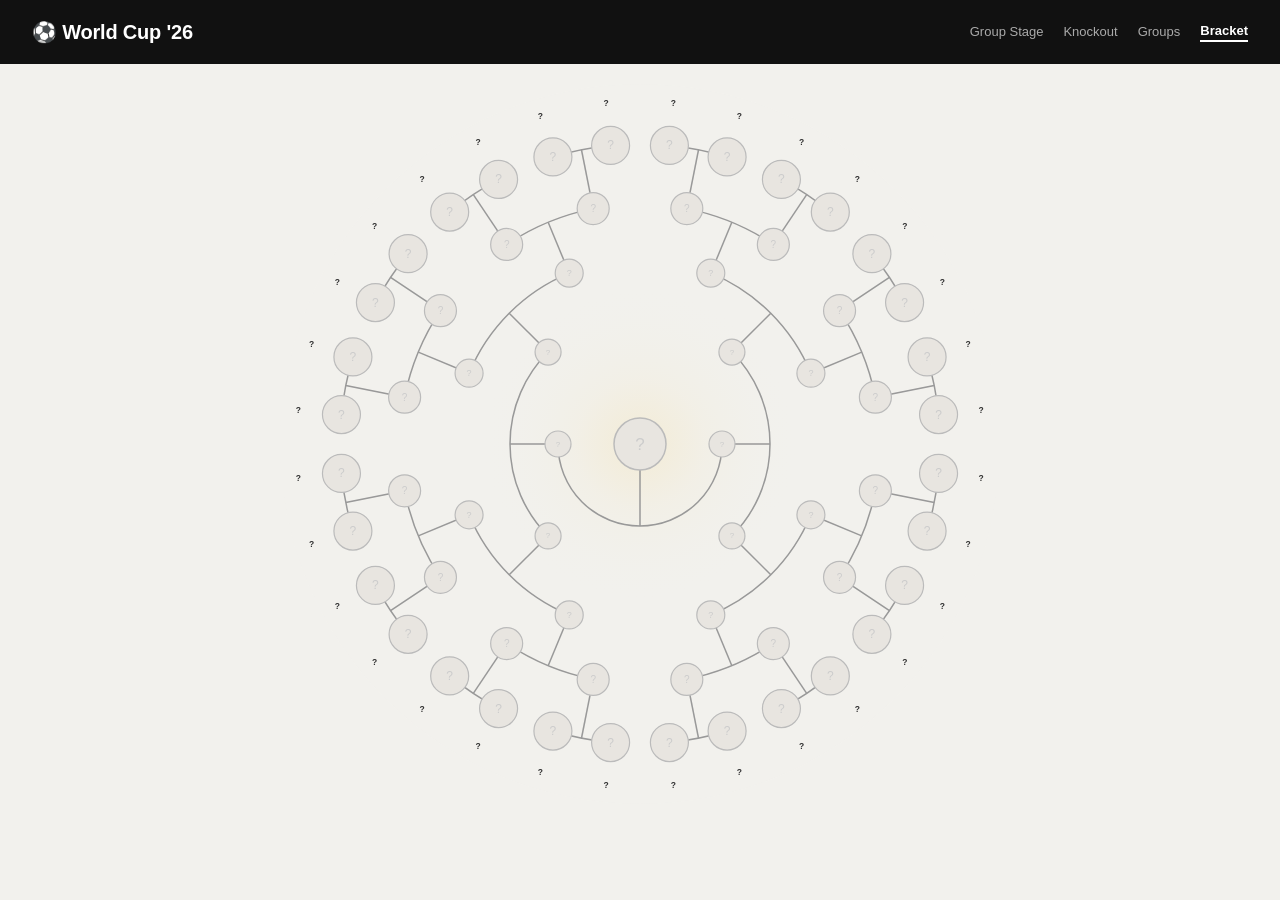
<file: bracket.html>
<!DOCTYPE html>
<html lang="en">
<head>
<meta charset="UTF-8">
<meta name="viewport" content="width=device-width, initial-scale=1.0">
<title>FIFA World Cup 2026 — Bracket</title>
<link rel="stylesheet" href="style.css">
<style>
.bracket-page {
  padding: 1.25rem 1rem 3rem;
  display: flex;
  flex-direction: column;
  align-items: center;
}
#bracket-svg-wrap {
  width: 100%;
  max-width: 720px;
  aspect-ratio: 1;
}
#bracket-svg {
  width: 100%;
  height: 100%;
  display: block;
  overflow: visible;
}
.b-line      { fill: none; stroke: #999; stroke-width: 1.5; }
.b-line.won  { stroke: #999; stroke-width: 1.5; }
.b-line.live { stroke: #22c55e; stroke-width: 1.5; }
.b-label {
  font-family: -apple-system, BlinkMacSystemFont, 'Segoe UI', sans-serif;
  font-size: 8.5px;
  font-weight: 600;
  letter-spacing: 0.4px;
  text-anchor: middle;
  dominant-baseline: central;
  pointer-events: none;
  fill: #bbb;
}
.b-label.won     { fill: #333; }
.b-label.active  { fill: #333; }
.b-label.elim    { fill: #999; }
.b-label-person  { fill: #666; font-weight: 700; font-size: 9.5px; }
#b-tip {
  position: fixed;
  background: #111;
  color: #fff;
  font-family: -apple-system, BlinkMacSystemFont, 'Segoe UI', sans-serif;
  font-size: 12px;
  font-weight: 500;
  padding: 5px 12px;
  border-radius: 5px;
  pointer-events: none;
  opacity: 0;
  transition: opacity 0.12s;
  z-index: 300;
  white-space: nowrap;
}
</style>
</head>
<body>

<header>
  <div class="header-left">
    <h1>⚽ World Cup '26</h1>
  </div>
  <div class="header-right">
    <a href="groupstage.html" class="nav-link">Group Stage</a>
    <a href="index.html" class="nav-link">Knockout</a>
    <a href="groups.html" class="nav-link">Groups</a>
    <a href="bracket.html" class="nav-link active">Bracket</a>
  </div>
</header>

<div class="bracket-page">
  <div id="bracket-svg-wrap">
    <svg id="bracket-svg" viewBox="-360 -360 720 720"></svg>
  </div>
</div>

<div id="b-tip"></div>

<script>
'use strict';

// =============================================================================
// SLOT ORDER  (clockwise from just past 12 o'clock)
//
// Slots are paired: match i uses slots i*2 and i*2+1.
// Adjacent matches feed a shared R16 node.
//
// match 0  slots  0, 1  Brazil        vs Japan
// match 1  slots  2, 3  Ivory Coast   vs Norway
// match 2  slots  4, 5  Mexico        vs Ecuador
// match 3  slots  6, 7  England       vs DR Congo
// match 4  slots  8, 9  Argentina     vs Cabo Verde
// match 5  slots 10,11  Australia     vs Egypt
// match 6  slots 12,13  Switzerland   vs Algeria
// match 7  slots 14,15  Colombia      vs Ghana
// match 8  slots 16,17  Belgium       vs Senegal
// match 9  slots 18,19  USA           vs Bosnia
// match 10 slots 20,21  Spain         vs Austria
// match 11 slots 22,23  Portugal      vs Croatia
// match 12 slots 24,25  Netherlands   vs Morocco
// match 13 slots 26,27  South Africa  vs Canada
// match 14 slots 28,29  France        vs Sweden
// match 15 slots 30,31  Germany       vs Paraguay
//
// R16 pairs  (match winners feed next ring node):
//   R16[0]  winner m0  vs winner m1   (Brazil/Japan  vs  CIV/Norway)
//   R16[1]  winner m2  vs winner m3   (Mexico/Ecuador vs England/Congo)
//   R16[2]  winner m4  vs winner m5   (Argentina/CV  vs Australia/Egypt)
//   R16[3]  winner m6  vs winner m7   (Swi/Alg       vs Col/Ghana)
//   R16[4]  winner m8  vs winner m9   (Bel/Sen        vs USA/Bosnia)
//   R16[5]  winner m10 vs winner m11  (Spain/Aut      vs Por/Cro)
//   R16[6]  winner m12 vs winner m13  (Ned/Mar        vs RSA/Can)
//   R16[7]  winner m14 vs winner m15  (Fra/Swe        vs Ger/Par)
//
// QF pairs:
//   QF[0]  R16[0] vs R16[1]
//   QF[1]  R16[2] vs R16[3]
//   QF[2]  R16[4] vs R16[5]
//   QF[3]  R16[6] vs R16[7]
//
// SF pairs:
//   SF[0]  QF[0] vs QF[1]
//   SF[1]  QF[2] vs QF[3]
// =============================================================================

// ESPN match IDs — keyed to the slot order above
var R32 = [
  '760487', // 0  Brazil vs Japan
  '760490', // 1  Ivory Coast vs Norway
  '760491', // 2  Mexico vs Ecuador
  '760495', // 3  England vs DR Congo
  '760500', // 4  Argentina vs Cabo Verde
  '760499', // 5  Australia vs Egypt
  '760498', // 6  Switzerland vs Algeria
  '760501', // 7  Colombia vs Ghana
  '760493', // 8  Belgium vs Senegal
  '760494', // 9  USA vs Bosnia
  '760497', // 10 Spain vs Austria
  '760496', // 11 Portugal vs Croatia
  '760488', // 12 Netherlands vs Morocco
  '760486', // 13 South Africa vs Canada
  '760492', // 14 France vs Sweden
  '760489', // 15 Germany vs Paraguay
];

var R16 = [
  '760503', // 0  winner R32[0] vs winner R32[1]
  '760504', // 1  winner R32[2] vs winner R32[3]
  '760505', // 2  winner R32[4] vs winner R32[5]
  '760509', // 3  winner R32[6] vs winner R32[7]
  '760506', // 4  winner R32[8] vs winner R32[9]
  '760507', // 5  winner R32[10] vs winner R32[11]
  '760508', // 6  winner R32[12] vs winner R32[13]
  '760502', // 7  winner R32[14] vs winner R32[15]
];

var QF = [
  '760510', // 0  R16[0] vs R16[1]
  '760511', // 1  R16[2] vs R16[3]
  '760512', // 2  R16[4] vs R16[5]
  '760513', // 3  R16[6] vs R16[7]
];

var SF = [
  '760514', // 0  QF[0] vs QF[1]
  '760515', // 1  QF[2] vs QF[3]
];

var FINAL_ID = '760517';

// =============================================================================
// GEOMETRY
//
// 32 slots, 11.25° each, clockwise from top.
// Slot 0 starts at the top (0°) so Brazil is just clockwise of 12 o'clock.
//
// slotAngle(s)  = s * 11.25°          (slot centre)
// joinAngle(i)  = midpoint of slots i*2 and i*2+1  = (i*2 + 0.5) * 11.25°
// All inner ring angles derive by averaging their feeder angles.
// =============================================================================

var SLOT_DEG = 360 / 32; // 11.25°

function slotAngle(s) {
  return s * SLOT_DEG + 5.625;
}

function joinAngle(i) {
  return (slotAngle(i * 2) + slotAngle(i * 2 + 1)) / 2;
}

function r16Angle(i) {
  return (joinAngle(i * 2) + joinAngle(i * 2 + 1)) / 2;
}

function qfAngle(i) {
  return (r16Angle(i * 2) + r16Angle(i * 2 + 1)) / 2;
}

function sfAngle(i) {
  return (qfAngle(i * 2) + qfAngle(i * 2 + 1)) / 2;
}

function finAngle(i) {
  return (sfAngle(i * 2) + sfAngle(i * 2 + 1)) / 2;
}

// polar: degrees clockwise from top → {x, y}
function polar(deg, r) {
  var rad = (deg - 90) * Math.PI / 180;
  return { x: r * Math.cos(rad), y: r * Math.sin(rad) };
}

var RADII = { r32: 300, join: 240, r16: 185, qf: 130, sf: 82, fin: 44 };
var NR    = { r32: 19,  join: 16,  r16: 14,  qf: 13,  sf: 13, fin: 16 };

// =============================================================================
// TEAM DATA
// =============================================================================

var ESPN_NORM = {
  'United States':       'USA',
  'Ivory Coast':         'CIV',
  "Cote d'Ivoire":       'CIV',
  'Bosnia-Herzegovina':  'BIH',
  'Cape Verde':          'CPV',
  'Cabo Verde':          'CPV',
  'Congo DR':            'COD',
  'DR Congo':            'COD',
};

function normName(n) {
  return ESPN_NORM[n] || n;
}

var FLAG_ISO = {
  'Argentina':'ar',   'Brazil':'br',       'Colombia':'co',    'Ecuador':'ec',
  'Paraguay':'py',    'USA':'us',           'Mexico':'mx',      'Canada':'ca',
  'France':'fr',      'Spain':'es',         'Portugal':'pt',    'Germany':'de',
  'Netherlands':'nl', 'England':'gb-eng',   'Belgium':'be',     'Austria':'at',
  'Croatia':'hr',     'Switzerland':'ch',   'Sweden':'se',      'Norway':'no',
  'Morocco':'ma',     'Senegal':'sn',       'CIV':'ci',         'Egypt':'eg',
  'Algeria':'dz',     'Ghana':'gh',         'Japan':'jp',       'Australia':'au',
  'BIH':'ba',         'CPV':'cv',           'COD':'cd',         'South Africa':'za',
  'South Korea':'kr', 'KOR':'kr',
};

function flagUrl(name) {
  var key = normName(name);
  var iso = FLAG_ISO[key] || FLAG_ISO[name];
  return iso ? 'https://flagcdn.com/w80/' + iso + '.png' : null;
}

var SHORT = {
  'Argentina':'ARG',    'Brazil':'BRA',       'Colombia':'COL',   'Ecuador':'ECU',
  'Paraguay':'PAR',     'USA':'USA',           'Mexico':'MEX',     'Canada':'CAN',
  'France':'FRA',       'Spain':'ESP',         'Portugal':'POR',   'Germany':'GER',
  'Netherlands':'NED',  'England':'ENG',       'Belgium':'BEL',    'Austria':'AUT',
  'Croatia':'CRO',      'Switzerland':'SUI',   'Sweden':'SWE',     'Norway':'NOR',
  'Morocco':'MAR',      'Senegal':'SEN',       'CIV':'CIV',        'Egypt':'EGY',
  'Algeria':'ALG',      'Ghana':'GHA',         'Japan':'JPN',      'Australia':'AUS',
  'BIH':'BIH',          'CPV':'CPV',           'COD':'COD',        'South Africa':'RSA',
  'South Korea':'KOR',  'KOR':'KOR',
  'United States':'USA','Ivory Coast':'CIV',   "Cote d'Ivoire":'CIV',
  'Bosnia-Herzegovina':'BIH', 'Cape Verde':'CPV', 'Cabo Verde':'CPV',
  'Congo DR':'COD',     'DR Congo':'COD',
};

function shortName(name) {
  if (!name) return '?';
  var key = normName(name);
  return SHORT[key] || SHORT[name] || name.slice(0, 3).toUpperCase();
}

var PEOPLE = {
  'Brazil':'Joy',         'Japan':'Francesca',    'CIV':'Olive E',      'Norway':'Tessa',
  'Mexico':'Katy',        'Ecuador':'Nic T',      'England':'Lily',     'COD':'JoyJoy',
  'Argentina':'Louis',    'CPV':'Leah',            'Australia':'Rosa',   'Egypt':'Susan',
  'Switzerland':'Renate', 'Algeria':'Tenille',    'Colombia':'Sal Edmonds', 'Ghana':'Alex L',
  'Belgium':'Lucy',       'Senegal':'James A',    'USA':'Sarah',        'BIH':'Finn',
  'Spain':'Georgette',    'Austria':'Elliot',     'Portugal':'Mike S',  'Croatia':'Mila',
  'Netherlands':'Sophie', 'Morocco':'Matty',      'South Africa':'Rod', 'Canada':'Ted',
  'France':'Taki',        'Sweden':'Ewen',        'Germany':'Ben',      'Paraguay':'Olive P',
  // alternate spellings
  'Ivory Coast':'Olive E',  "Cote d'Ivoire":'Olive E',
  'Cape Verde':'Leah',      'Cabo Verde':'Leah',
  'DR Congo':'JoyJoy',      'Congo DR':'JoyJoy',
  'Bosnia-Herzegovina':'Finn',
};

function personFor(name) {
  if (!name) return null;
  var key = normName(name);
  return PEOPLE[key] || PEOPLE[name] || null;
}

// =============================================================================
// SCORE DATA
// =============================================================================

var SCORES = {};

function isPlaceholder(n) {
  return !n || n === 'TBD' || /^(Group|Round of|Quarter|Semi|Third|Winner|Loser)/i.test(n);
}

function getScore(id) { return SCORES[id] || null; }

function getWinner(id) {
  var s = SCORES[id];
  if (!s || s.status !== 'ft') return null;
  if (s.winner === 1) return s.t1;
  if (s.winner === 2) return s.t2;
  return null;
}

// =============================================================================
// SVG HELPERS
// =============================================================================

var NS  = 'http://www.w3.org/2000/svg';
var svg = document.getElementById('bracket-svg');
var _clipId = 0;

function svgEl(tag, attrs) {
  var e = document.createElementNS(NS, tag);
  var keys = Object.keys(attrs || {});
  for (var k = 0; k < keys.length; k++) e.setAttribute(keys[k], attrs[keys[k]]);
  return e;
}

function seg(x1, y1, x2, y2, cls) {
  var l = svgEl('line', { x1: x1, y1: y1, x2: x2, y2: y2 });
  l.classList.add('b-line');
  if (cls) l.classList.add(cls);
  return l;
}

function makeNode(x, y, r, teamName, scoreId, eliminated) {
  var g = svgEl('g');
  if (!teamName) {
    var emp = svgEl('circle', { cx: x, cy: y, r: r, fill: '#e8e5e0', stroke: '#bbb', 'stroke-width': 1.2 });
    g.appendChild(emp);
    var qt = svgEl('text', { x: x, y: y, 'text-anchor': 'middle', 'dominant-baseline': 'central',
      'font-size': Math.round(r * 0.65), fill: '#ccc',
      'font-family': "-apple-system, sans-serif", 'pointer-events': 'none' });
    qt.textContent = '?';
    g.appendChild(qt);
    return g;
  }

  var dim  = !!eliminated;
  var s    = scoreId ? getScore(scoreId) : null;
  var live = s && s.status === 'live';
  var url  = flagUrl(teamName);

  if (url) {
    var cid = 'cp' + (++_clipId);
    var defsEl = svg.querySelector('defs');
    var cp = svgEl('clipPath', { id: cid });
    cp.appendChild(svgEl('circle', { cx: x, cy: y, r: r }));
    defsEl.appendChild(cp);

    var imgW = r * 3, imgH = r * 2;
    var img = svgEl('image', {
      x: x - imgW / 2, y: y - imgH / 2,
      width: imgW, height: imgH,
      href: url,
      'clip-path': 'url(#' + cid + ')',
      preserveAspectRatio: 'xMidYMid slice',
      'pointer-events': 'all',
    });
    if (dim) img.setAttribute('filter', 'url(#greyscale)');
    if (scoreId) {
      (function(eid, tn) {
        img.addEventListener('mouseenter', function(e) { showTip(e, tn, eid); });
        img.addEventListener('mousemove', moveTip);
        img.addEventListener('mouseleave', hideTip);
      }(scoreId, teamName));
    }
    g.appendChild(img);



  } else {
    var disc = svgEl('circle', { cx: x, cy: y, r: r,
      fill: dim ? '#e8e5e0' : '#fff' });
    if (scoreId) {
      (function(eid, tn) {
        disc.addEventListener('mouseenter', function(e) { showTip(e, tn, eid); });
        disc.addEventListener('mousemove', moveTip);
        disc.addEventListener('mouseleave', hideTip);
      }(scoreId, teamName));
    }
    g.appendChild(disc);
    var code = svgEl('text', { x: x, y: y, 'text-anchor': 'middle', 'dominant-baseline': 'central',
      'font-size': Math.round(r * 0.55), fill: dim ? '#bbb' : '#555',
      'font-family': "-apple-system, BlinkMacSystemFont, 'Segoe UI', sans-serif",
      'font-weight': 600, 'pointer-events': 'none' });
    code.textContent = shortName(teamName);
    g.appendChild(code);
  }

  return g;
}

// Label pushed outward from node in the direction of angleDeg
function makeLabel(x, y, angleDeg, text, nodeR, cls, person) {
  var push = nodeR + 24;
  var rad  = (angleDeg - 90) * Math.PI / 180;
  var lx   = x + Math.cos(rad) * push;
  var ly   = y + Math.sin(rad) * push;

  if (person) {
    var g = svgEl('g');
    var t1 = svgEl('text', { x: lx, y: ly - 5 });
    t1.classList.add('b-label', 'b-label-person');
    if (cls) t1.classList.add(cls);
    t1.textContent = person;
    g.appendChild(t1);
    var t2 = svgEl('text', { x: lx, y: ly + 5 });
    t2.classList.add('b-label');
    if (cls) t2.classList.add(cls);
    t2.textContent = text;
    g.appendChild(t2);
    return g;
  }

  var t = svgEl('text', { x: lx, y: ly });
  t.classList.add('b-label');
  if (cls) t.classList.add(cls);
  t.textContent = text;
  return t;
}

// =============================================================================
// BUILD
// =============================================================================

function build() {
  while (svg.lastChild) svg.removeChild(svg.lastChild);

  // Defs
  var defs = svgEl('defs');
  var rg = svgEl('radialGradient', { id: 'cg', cx: '50%', cy: '50%', r: '50%' });
  [['0%','#f7c948','0.14'], ['40%','#f7c948','0.04'], ['100%','#f2f1ed','0']].forEach(function(s) {
    rg.appendChild(svgEl('stop', { offset: s[0], 'stop-color': s[1], 'stop-opacity': s[2] }));
  });
  defs.appendChild(rg);
  // Greyscale filter for eliminated teams
  var flt = svgEl('filter', { id: 'greyscale' });
  flt.appendChild(svgEl('feColorMatrix', { type: 'saturate', values: '0' }));
  defs.appendChild(flt);
  svg.appendChild(defs);

  // Background
  svg.appendChild(svgEl('circle', { cx: 0, cy: 0, r: 360, fill: '#f2f1ed' }));
  svg.appendChild(svgEl('circle', { cx: 0, cy: 0, r: 160, fill: 'url(#cg)' }));
  // Draw arcs only between paired nodes at each ring radius
  function arc(r, startDeg, endDeg) {
    var s = (startDeg - 90) * Math.PI / 180;
    var e = (endDeg   - 90) * Math.PI / 180;
    var x1 = r * Math.cos(s), y1 = r * Math.sin(s);
    var x2 = r * Math.cos(e), y2 = r * Math.sin(e);
    var span = ((endDeg - startDeg) + 360) % 360;
    var large = span > 180 ? 1 : 0;
    var el = svgEl('path', {
      d: 'M ' + x1 + ' ' + y1 + ' A ' + r + ' ' + r + ' 0 ' + large + ' 1 ' + x2 + ' ' + y2,
      fill: 'none', stroke: '#999', 'stroke-width': 1.5,
    });
    svg.appendChild(el);
  }

  // R32 ring: arc between each pair of team slots (match i = slots i*2 and i*2+1)
  for (var ai = 0; ai < 16; ai++) {
    arc(RADII.r32, slotAngle(ai * 2), slotAngle(ai * 2 + 1));
  }

  // R16 ring: arc between the two join nodes that feed each R16 match
  // R16 match i is fed by join nodes i*2 and i*2+1
  for (var ai2 = 0; ai2 < 8; ai2++) {
    arc(RADII.join, joinAngle(ai2 * 2), joinAngle(ai2 * 2 + 1));
  }

  // QF ring: arc between the two R16 nodes that feed each QF match
  // QF match i is fed by R16 nodes i*2 and i*2+1
  for (var ai3 = 0; ai3 < 4; ai3++) {
    arc(RADII.r16, r16Angle(ai3 * 2), r16Angle(ai3 * 2 + 1));
  }

  // SF ring: arc between the two QF nodes that feed each SF match
  // SF match i is fed by QF nodes i*2 and i*2+1
  for (var ai4 = 0; ai4 < 2; ai4++) {
    arc(RADII.qf, qfAngle(ai4 * 2), qfAngle(ai4 * 2 + 1));
  }

  // Final ring: arc between the two SF nodes
  arc(RADII.sf, sfAngle(0), sfAngle(1));

  var linesG = svgEl('g');
  var nodesG = svgEl('g');

  // ── Pre-compute all node positions ──

  // R32 outer ring: 32 individual team nodes
  var r32 = [], r32ang = [];
  for (var s = 0; s < 32; s++) {
    var a = slotAngle(s);
    r32.push(polar(a, RADII.r32));
    r32ang.push(a);
  }

  // Join ring: 16 nodes, one per R32 match, between the two team slots
  var joinP = [], joinA = [];
  for (var ji = 0; ji < 16; ji++) {
    var ja = joinAngle(ji);
    joinP.push(polar(ja, RADII.join));
    joinA.push(ja);
  }

  // R16 ring: 8 nodes, one per R16 match
  var r16P = [], r16A = [];
  for (var ri = 0; ri < 8; ri++) {
    var ra = r16Angle(ri);
    r16P.push(polar(ra, RADII.r16));
    r16A.push(ra);
  }

  // QF ring: 4 nodes
  var qfP = [], qfA = [];
  for (var qi = 0; qi < 4; qi++) {
    var qa = qfAngle(qi);
    qfP.push(polar(qa, RADII.qf));
    qfA.push(qa);
  }

  // SF ring: 2 nodes
  var sfP = [], sfA = [];
  for (var si = 0; si < 2; si++) {
    var sa = sfAngle(si);
    sfP.push(polar(sa, RADII.sf));
    sfA.push(sa);
  }

  var finWin = getWinner(FINAL_ID);
  var finSc  = getScore(FINAL_ID);

  // ── Lines: arc midpoint on R32 ring → join nodes ──
  for (var mi = 0; mi < 16; mi++) {
    var sc  = getScore(R32[mi]);
    var w   = getWinner(R32[mi]);
    var liv = sc && sc.status === 'live';
    var midR32 = polar(joinAngle(mi), RADII.r32);
    linesG.appendChild(seg(midR32.x, midR32.y, joinP[mi].x, joinP[mi].y,
      liv ? 'live' : (w ? 'won' : '')));
  }

  // ── Lines: arc midpoint on join ring → R16 nodes ──
  // One line per R16 match, originating from the midpoint of the arc between the two feeder join nodes.
  for (var ji2 = 0; ji2 < 8; ji2++) {
    var r16sc  = getScore(R16[ji2]);
    var r16w   = getWinner(R16[ji2]);
    var r16liv = r16sc && r16sc.status === 'live';
    var midPt  = polar(r16Angle(ji2), RADII.join);
    linesG.appendChild(seg(midPt.x, midPt.y, r16P[ji2].x, r16P[ji2].y,
      r16liv ? 'live' : (r16w ? 'won' : '')));
  }

  // ── Lines: arc midpoint on R16 ring → QF nodes ──
  for (var qi2 = 0; qi2 < 4; qi2++) {
    var qfsc  = getScore(QF[qi2]);
    var qfw2  = getWinner(QF[qi2]);
    var qfliv = qfsc && qfsc.status === 'live';
    var midPt2 = polar(qfAngle(qi2), RADII.r16);
    linesG.appendChild(seg(midPt2.x, midPt2.y, qfP[qi2].x, qfP[qi2].y,
      qfliv ? 'live' : (qfw2 ? 'won' : '')));
  }

  // ── Lines: arc midpoint on QF ring → SF nodes ──
  for (var si2 = 0; si2 < 2; si2++) {
    var sfsc  = getScore(SF[si2]);
    var sfw2  = getWinner(SF[si2]);
    var sfliv = sfsc && sfsc.status === 'live';
    var midPt3 = polar(sfAngle(si2), RADII.qf);
    linesG.appendChild(seg(midPt3.x, midPt3.y, sfP[si2].x, sfP[si2].y,
      sfliv ? 'live' : (sfw2 ? 'won' : '')));
  }

  // ── Lines: arc midpoint on SF ring → centre ──
  var finsc2  = getScore(FINAL_ID);
  var finw2   = getWinner(FINAL_ID);
  var finliv2 = finsc2 && finsc2.status === 'live';
  var finMid  = polar((sfAngle(0) + sfAngle(1)) / 2, RADII.sf);
  linesG.appendChild(seg(finMid.x, finMid.y, 0, 0,
    finliv2 ? 'live' : (finw2 ? 'won' : '')));

  // ── Draw R32 team nodes ──
  for (var mi2 = 0; mi2 < 16; mi2++) {
    var sid  = R32[mi2];
    var sc2  = getScore(sid);
    var t1   = sc2 && !isPlaceholder(sc2.t1) ? sc2.t1 : null;
    var t2   = sc2 && !isPlaceholder(sc2.t2) ? sc2.t2 : null;
    var w2   = getWinner(sid);
    var sA   = mi2 * 2;
    var sB   = mi2 * 2 + 1;
    nodesG.appendChild(makeNode(r32[sA].x, r32[sA].y, NR.r32, t1, sid, w2 && t1 && w2 !== t1));
    nodesG.appendChild(makeNode(r32[sB].x, r32[sB].y, NR.r32, t2, sid, w2 && t2 && w2 !== t2));
    nodesG.appendChild(makeLabel(r32[sA].x, r32[sA].y, r32ang[sA],
      shortName(t1), NR.r32, w2 && w2 !== t1 ? 'elim' : (w2 === t1 ? 'won' : (t1 ? 'active' : '')), personFor(t1)));
    nodesG.appendChild(makeLabel(r32[sB].x, r32[sB].y, r32ang[sB],
      shortName(t2), NR.r32, w2 && w2 !== t2 ? 'elim' : (w2 === t2 ? 'won' : (t2 ? 'active' : '')), personFor(t2)));
  }

  // ── Draw join nodes (show R32 winner) — no labels on inner rings ──
  for (var ji3 = 0; ji3 < 16; ji3++) {
    var jwin = getWinner(R32[ji3]);
    nodesG.appendChild(makeNode(joinP[ji3].x, joinP[ji3].y, NR.join, jwin, R32[ji3], false));
  }

  // ── Draw R16 nodes ──
  for (var ri3 = 0; ri3 < 8; ri3++) {
    var r16w = getWinner(R16[ri3]);
    nodesG.appendChild(makeNode(r16P[ri3].x, r16P[ri3].y, NR.r16, r16w, R16[ri3], false));
  }

  // ── Draw QF nodes ──
  for (var qi3 = 0; qi3 < 4; qi3++) {
    var qfw = getWinner(QF[qi3]);
    nodesG.appendChild(makeNode(qfP[qi3].x, qfP[qi3].y, NR.qf, qfw, QF[qi3], false));
  }

  // ── Draw SF nodes ──
  for (var si3 = 0; si3 < 2; si3++) {
    var sfw = getWinner(SF[si3]);
    nodesG.appendChild(makeNode(sfP[si3].x, sfP[si3].y, NR.sf, sfw, SF[si3], false));
  }

  svg.appendChild(linesG);
  svg.appendChild(nodesG);

  // ── Centre node (final) — always exactly at (0,0) ──
  var cg = svgEl('g');
  var centreR = 26;
  if (finWin) {
    nodesG.appendChild(makeNode(0, 0, centreR, finWin, FINAL_ID, false));
    var ct = svgEl('text', { x: 0, y: centreR + 12, 'text-anchor': 'middle',
      'font-family': "-apple-system, BlinkMacSystemFont, 'Segoe UI', sans-serif",
      'font-size': 9, 'font-weight': 700, 'letter-spacing': 1, fill: '#b89010', 'pointer-events': 'none' });
    ct.textContent = shortName(finWin).toUpperCase();
    cg.appendChild(ct);
  } else {
    cg.appendChild(svgEl('circle', { cx: 0, cy: 0, r: centreR,
      fill: '#e8e5e0', stroke: '#bbb', 'stroke-width': 1.5 }));
    var qt2 = svgEl('text', { x: 0, y: 0, 'text-anchor': 'middle', 'dominant-baseline': 'central',
      'font-size': Math.round(centreR * 0.65), fill: '#ccc',
      'font-family': "-apple-system, sans-serif", 'pointer-events': 'none' });
    qt2.textContent = '?';
    cg.appendChild(qt2);
  }
  svg.appendChild(cg);
}

// =============================================================================
// TOOLTIP
// =============================================================================

var tip = document.getElementById('b-tip');

function showTip(e, teamName, espnId) {
  var s = SCORES[espnId];
  var text = teamName;
  if (s && (s.status === 'live' || s.status === 'ft') && s.t1 && s.t2) {
    var other  = s.t1 === teamName ? s.t2 : s.t1;
    var myS    = s.t1 === teamName ? s.s1 : s.s2;
    var theirS = s.t1 === teamName ? s.s2 : s.s1;
    var lbl    = s.status === 'live' ? (s.clock || 'Live') : 'FT';
    text = teamName + '  ' + myS + '–' + theirS + '  ' + other + '  (' + lbl + ')';
    if (s.pen) text += '  — ' + s.pen;
  } else if (s && s.t1 && s.t2 && !isPlaceholder(s.t2)) {
    text = teamName + ' vs ' + (s.t1 === teamName ? s.t2 : s.t1);
  }
  tip.textContent = text;
  tip.style.opacity = '1';
  moveTip(e);
}
function moveTip(e) {
  tip.style.left = (e.clientX + 14) + 'px';
  tip.style.top  = (e.clientY - 30) + 'px';
}
function hideTip() { tip.style.opacity = '0'; }

// =============================================================================
// ESPN FETCH
// =============================================================================

var liveTimer = null;

function fetchScores() {
  var url = 'https://site.api.espn.com/apis/site/v2/sports/soccer/fifa.world/scoreboard?dates=20260628-20260719&limit=100';
  fetch(url).then(function(res) {
    if (!res.ok) throw new Error('HTTP ' + res.status);
    return res.json();
  }).then(function(data) {
    var hasLive = false;
    var events = data.events || [];
    for (var ei = 0; ei < events.length; ei++) {
      var ev   = events[ei];
      var comp = ev.competitions && ev.competitions[0];
      if (!comp) continue;
      var teams = comp.competitors || [];
      if (teams.length < 2) continue;

      var home = null, away = null;
      for (var ti = 0; ti < teams.length; ti++) {
        if (teams[ti].homeAway === 'home') home = teams[ti];
        else away = teams[ti];
      }
      if (!home) home = teams[0];
      if (!away) away = teams[1];

      var t1raw = (home.team && home.team.displayName) || '';
      var t2raw = (away.team && away.team.displayName) || '';
      var t1 = isPlaceholder(t1raw) ? null : t1raw;
      var t2 = isPlaceholder(t2raw) ? null : t2raw;

      var sType  = (ev.status && ev.status.type && ev.status.type.name) || '';
      var rawClk = (ev.status && ev.status.displayClock) || '';
      var period = (ev.status && ev.status.period) || 0;

      var status = 'pre';
      if (sType === 'STATUS_FINAL' || sType === 'STATUS_FULL_TIME' || sType === 'STATUS_FINAL_PEN') {
        status = 'ft';
      } else if (sType === 'STATUS_IN_PROGRESS' || sType === 'STATUS_HALFTIME') {
        status = 'live';
      }
      if (status === 'live') hasLive = true;

      var clockDisp = '';
      if (status === 'live') {
        if (sType === 'STATUS_HALFTIME') {
          clockDisp = 'HT';
        } else {
          var mins = parseInt(rawClk.split(':')[0], 10) || 0;
          var cap  = period === 1 ? 45 : 90;
          clockDisp = mins > cap ? cap + '+' + (mins - cap) + "'" : mins + "'";
        }
      }
      if (sType === 'STATUS_FINAL_PEN') clockDisp = 'Pens';

      var s1 = parseInt(home.score != null ? home.score : '0', 10);
      var s2 = parseInt(away.score != null ? away.score : '0', 10);

      var w = null;
      if (status === 'ft') {
        if (home.winner === true) w = 1;
        else if (away.winner === true) w = 2;
        else if (s1 > s2) w = 1;
        else if (s2 > s1) w = 2;
      }

      var pen = null;
      var notes = comp.notes || [];
      if (notes.length) pen = notes[0].headline || notes[0].text || null;

      SCORES[ev.id] = { t1: t1, t2: t2, s1: s1, s2: s2, status: status, clock: clockDisp, winner: w, pen: pen };
    }

    build();
    clearTimeout(liveTimer);
    if (hasLive) liveTimer = setTimeout(fetchScores, 60000);
  }).catch(function() {
    // scores unavailable — static bracket still renders
  });
}

// =============================================================================
// INIT
// =============================================================================
build();
fetchScores();
</script>
</body>
</html>
</file>
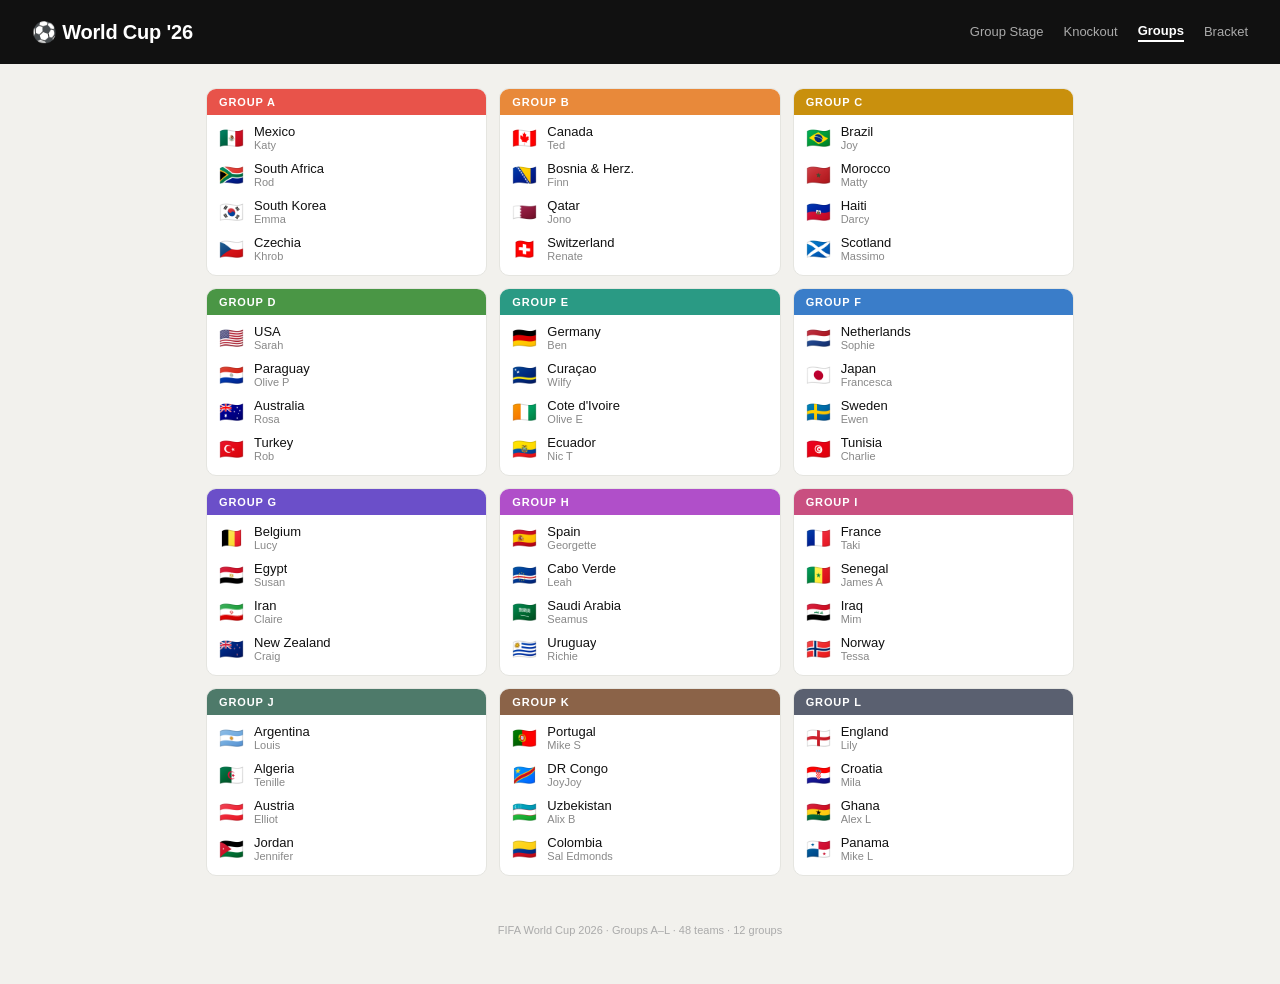
<file: groups.html>
<!DOCTYPE html>
<html lang="en">
<head>
<meta charset="UTF-8">
<meta name="viewport" content="width=device-width, initial-scale=1.0">
<title>FIFA World Cup 2026 — Groups</title>
<link rel="stylesheet" href="style.css">
</head>
<body>

<header>
  <div class="header-left">
    <h1>⚽ World Cup '26</h1>
  </div>
  <div class="header-right">
    <a href="groupstage.html" class="nav-link">Group Stage</a>
    <a href="index.html" class="nav-link">Knockout</a>
    <a href="groups.html" class="nav-link active">Groups</a>
    <a href="bracket.html" class="nav-link">Bracket</a>
  </div>
</header>

<div class="groups-content">
<div class="groups-grid">

  <div class="group-card">
    <div class="group-header badge-a">Group A</div>
    <div class="group-body">
      <div class="team-row"><div class="flag">🇲🇽</div><div class="team-info"><span class="country">Mexico</span><span class="person">Katy</span></div></div>
      <div class="team-row"><div class="flag">🇿🇦</div><div class="team-info"><span class="country">South Africa</span><span class="person">Rod</span></div></div>
      <div class="team-row"><div class="flag">🇰🇷</div><div class="team-info"><span class="country">South Korea</span><span class="person">Emma</span></div></div>
      <div class="team-row"><div class="flag">🇨🇿</div><div class="team-info"><span class="country">Czechia</span><span class="person">Khrob</span></div></div>
    </div>
  </div>

  <div class="group-card">
    <div class="group-header badge-b">Group B</div>
    <div class="group-body">
      <div class="team-row"><div class="flag">🇨🇦</div><div class="team-info"><span class="country">Canada</span><span class="person">Ted</span></div></div>
      <div class="team-row"><div class="flag">🇧🇦</div><div class="team-info"><span class="country">Bosnia & Herz.</span><span class="person">Finn</span></div></div>
      <div class="team-row"><div class="flag">🇶🇦</div><div class="team-info"><span class="country">Qatar</span><span class="person">Jono</span></div></div>
      <div class="team-row"><div class="flag">🇨🇭</div><div class="team-info"><span class="country">Switzerland</span><span class="person">Renate</span></div></div>
    </div>
  </div>

  <div class="group-card">
    <div class="group-header badge-c">Group C</div>
    <div class="group-body">
      <div class="team-row"><div class="flag">🇧🇷</div><div class="team-info"><span class="country">Brazil</span><span class="person">Joy</span></div></div>
      <div class="team-row"><div class="flag">🇲🇦</div><div class="team-info"><span class="country">Morocco</span><span class="person">Matty</span></div></div>
      <div class="team-row"><div class="flag">🇭🇹</div><div class="team-info"><span class="country">Haiti</span><span class="person">Darcy</span></div></div>
      <div class="team-row"><div class="flag">🏴󠁧󠁢󠁳󠁣󠁴󠁿</div><div class="team-info"><span class="country">Scotland</span><span class="person">Massimo</span></div></div>
    </div>
  </div>

  <div class="group-card">
    <div class="group-header badge-d">Group D</div>
    <div class="group-body">
      <div class="team-row"><div class="flag">🇺🇸</div><div class="team-info"><span class="country">USA</span><span class="person">Sarah</span></div></div>
      <div class="team-row"><div class="flag">🇵🇾</div><div class="team-info"><span class="country">Paraguay</span><span class="person">Olive P</span></div></div>
      <div class="team-row"><div class="flag">🇦🇺</div><div class="team-info"><span class="country">Australia</span><span class="person">Rosa</span></div></div>
      <div class="team-row"><div class="flag">🇹🇷</div><div class="team-info"><span class="country">Turkey</span><span class="person">Rob</span></div></div>
    </div>
  </div>

  <div class="group-card">
    <div class="group-header badge-e">Group E</div>
    <div class="group-body">
      <div class="team-row"><div class="flag">🇩🇪</div><div class="team-info"><span class="country">Germany</span><span class="person">Ben</span></div></div>
      <div class="team-row"><div class="flag">🇨🇼</div><div class="team-info"><span class="country">Curaçao</span><span class="person">Wilfy</span></div></div>
      <div class="team-row"><div class="flag">🇨🇮</div><div class="team-info"><span class="country">Cote d'Ivoire</span><span class="person">Olive E</span></div></div>
      <div class="team-row"><div class="flag">🇪🇨</div><div class="team-info"><span class="country">Ecuador</span><span class="person">Nic T</span></div></div>
    </div>
  </div>

  <div class="group-card">
    <div class="group-header badge-f">Group F</div>
    <div class="group-body">
      <div class="team-row"><div class="flag">🇳🇱</div><div class="team-info"><span class="country">Netherlands</span><span class="person">Sophie</span></div></div>
      <div class="team-row"><div class="flag">🇯🇵</div><div class="team-info"><span class="country">Japan</span><span class="person">Francesca</span></div></div>
      <div class="team-row"><div class="flag">🇸🇪</div><div class="team-info"><span class="country">Sweden</span><span class="person">Ewen</span></div></div>
      <div class="team-row"><div class="flag">🇹🇳</div><div class="team-info"><span class="country">Tunisia</span><span class="person">Charlie</span></div></div>
    </div>
  </div>

  <div class="group-card">
    <div class="group-header badge-g">Group G</div>
    <div class="group-body">
      <div class="team-row"><div class="flag">🇧🇪</div><div class="team-info"><span class="country">Belgium</span><span class="person">Lucy</span></div></div>
      <div class="team-row"><div class="flag">🇪🇬</div><div class="team-info"><span class="country">Egypt</span><span class="person">Susan</span></div></div>
      <div class="team-row"><div class="flag">🇮🇷</div><div class="team-info"><span class="country">Iran</span><span class="person">Claire</span></div></div>
      <div class="team-row"><div class="flag">🇳🇿</div><div class="team-info"><span class="country">New Zealand</span><span class="person">Craig</span></div></div>
    </div>
  </div>

  <div class="group-card">
    <div class="group-header badge-h">Group H</div>
    <div class="group-body">
      <div class="team-row"><div class="flag">🇪🇸</div><div class="team-info"><span class="country">Spain</span><span class="person">Georgette</span></div></div>
      <div class="team-row"><div class="flag">🇨🇻</div><div class="team-info"><span class="country">Cabo Verde</span><span class="person">Leah</span></div></div>
      <div class="team-row"><div class="flag">🇸🇦</div><div class="team-info"><span class="country">Saudi Arabia</span><span class="person">Seamus</span></div></div>
      <div class="team-row"><div class="flag">🇺🇾</div><div class="team-info"><span class="country">Uruguay</span><span class="person">Richie</span></div></div>
    </div>
  </div>

  <div class="group-card">
    <div class="group-header badge-i">Group I</div>
    <div class="group-body">
      <div class="team-row"><div class="flag">🇫🇷</div><div class="team-info"><span class="country">France</span><span class="person">Taki</span></div></div>
      <div class="team-row"><div class="flag">🇸🇳</div><div class="team-info"><span class="country">Senegal</span><span class="person">James A</span></div></div>
      <div class="team-row"><div class="flag">🇮🇶</div><div class="team-info"><span class="country">Iraq</span><span class="person">Mim</span></div></div>
      <div class="team-row"><div class="flag">🇳🇴</div><div class="team-info"><span class="country">Norway</span><span class="person">Tessa</span></div></div>
    </div>
  </div>

  <div class="group-card">
    <div class="group-header badge-j">Group J</div>
    <div class="group-body">
      <div class="team-row"><div class="flag">🇦🇷</div><div class="team-info"><span class="country">Argentina</span><span class="person">Louis</span></div></div>
      <div class="team-row"><div class="flag">🇩🇿</div><div class="team-info"><span class="country">Algeria</span><span class="person">Tenille</span></div></div>
      <div class="team-row"><div class="flag">🇦🇹</div><div class="team-info"><span class="country">Austria</span><span class="person">Elliot</span></div></div>
      <div class="team-row"><div class="flag">🇯🇴</div><div class="team-info"><span class="country">Jordan</span><span class="person">Jennifer</span></div></div>
    </div>
  </div>

  <div class="group-card">
    <div class="group-header badge-k">Group K</div>
    <div class="group-body">
      <div class="team-row"><div class="flag">🇵🇹</div><div class="team-info"><span class="country">Portugal</span><span class="person">Mike S</span></div></div>
      <div class="team-row"><div class="flag">🇨🇩</div><div class="team-info"><span class="country">DR Congo</span><span class="person">JoyJoy</span></div></div>
      <div class="team-row"><div class="flag">🇺🇿</div><div class="team-info"><span class="country">Uzbekistan</span><span class="person">Alix B</span></div></div>
      <div class="team-row"><div class="flag">🇨🇴</div><div class="team-info"><span class="country">Colombia</span><span class="person">Sal Edmonds</span></div></div>
    </div>
  </div>

  <div class="group-card">
    <div class="group-header badge-l">Group L</div>
    <div class="group-body">
      <div class="team-row"><div class="flag">🏴󠁧󠁢󠁥󠁮󠁧󠁿</div><div class="team-info"><span class="country">England</span><span class="person">Lily</span></div></div>
      <div class="team-row"><div class="flag">🇭🇷</div><div class="team-info"><span class="country">Croatia</span><span class="person">Mila</span></div></div>
      <div class="team-row"><div class="flag">🇬🇭</div><div class="team-info"><span class="country">Ghana</span><span class="person">Alex L</span></div></div>
      <div class="team-row"><div class="flag">🇵🇦</div><div class="team-info"><span class="country">Panama</span><span class="person">Mike L</span></div></div>
    </div>
  </div>

</div>
</div>

<p class="footer" style="text-align:center;margin-top:1.5rem;font-size:11px;color:#aaa;">FIFA World Cup 2026 · Groups A–L · 48 teams · 12 groups</p>

</body>
</html>
</file>
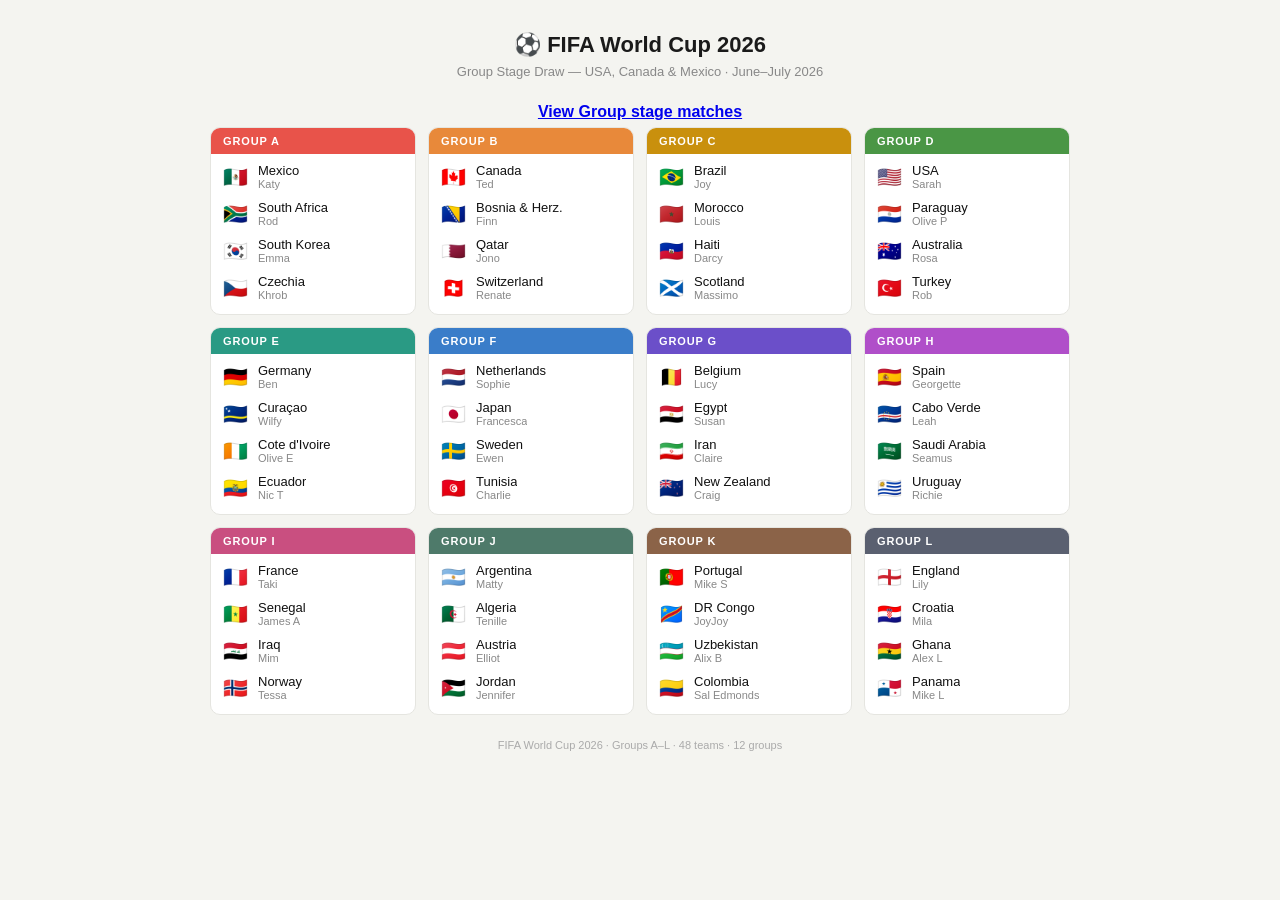
<file: groups2.html>
<!DOCTYPE html>
<html lang="en">
<head>
<meta charset="UTF-8">
<meta name="viewport" content="width=device-width, initial-scale=1.0">
<title>FIFA World Cup 2026 — Groups</title>
<style>
  * { box-sizing: border-box; margin: 0; padding: 0; }
  body {
    font-family: -apple-system, BlinkMacSystemFont, 'Segoe UI', Roboto, sans-serif;
    background: #f4f4f0;
    padding: 2rem;
    color: #1a1a1a;
  }
  h1 {
    text-align: center;
    font-size: 22px;
    font-weight: 600;
    margin-bottom: 6px;
    color: #1a1a1a;
  }

h2 {
    text-align: center;
    font-size: 16px;
    font-weight: 600;
    margin-bottom: 6px;
    color: #1a1a1a;
  }
 
  .subtitle {
    text-align: center;
    font-size: 13px;
    color: #888;
    margin-bottom: 1.5rem;
  }
  .grid {
    display: grid;
    grid-template-columns: repeat(4, 1fr);
    gap: 12px;
    max-width: 860px;
    margin: 0 auto;
  }
  .group-card {
    background: #fff;
    border-radius: 10px;
    border: 1px solid #e5e5e0;
    overflow: hidden;
  }
  .group-header {
    padding: 7px 12px;
    font-size: 11px;
    font-weight: 600;
    letter-spacing: 0.08em;
    text-transform: uppercase;
  }
  .gh-ab { background: #dbeafe; color: #1e40af; }
  .gh-cd { background: #dcfce7; color: #166534; }
  .gh-ef { background: #fef9c3; color: #854d0e; }
  .gh-gh { background: #ffedd5; color: #9a3412; }
  .gh-ij { background: #fce7f3; color: #9d174d; }
  .gh-kl { background: #ede9fe; color: #5b21b6; }

  .badge-a { background:#E8534A;color:#FFF; }
  .badge-b { background:#E8893A;color:#FFF; }
  .badge-c { background:#C9900D;color:#FFF; }
  .badge-d { background:#4A9645;color:#FFF; }
  .badge-e { background:#2A9A84;color:#FFF; }
  .badge-f { background:#3A7DC9;color:#FFF; }
  .badge-g { background:#6B4FC9;color:#FFF; }
  .badge-h { background:#B04FC9;color:#FFF; }
  .badge-i { background:#C94F80;color:#FFF; }
  .badge-j { background:#4E7A6A;color:#FFF; }
  .badge-k { background:#8B6348;color:#FFF; }
  .badge-l { background:#5A6070;color:#FFF; }
 
  .group-body { padding: 4px 0 8px; }
  .team-row {
    display: flex;
    align-items: center;
    gap: 9px;
    padding: 5px 12px;
  }
  .flag { font-size: 20px; line-height: 1; width: 26px; flex-shrink: 0; }
  .team-info { display: flex; flex-direction: column; min-width: 0; }
  .country { font-size: 13px; font-weight: 500; color: #111; white-space: nowrap; overflow: hidden; text-overflow: ellipsis; }
  .person { font-size: 11px; color: #888; white-space: nowrap; overflow: hidden; text-overflow: ellipsis; }
  .footer {
    text-align: center;
    margin-top: 1.5rem;
    font-size: 11px;
    color: #aaa;
  }
  @media print {
    body { background: #fff; padding: 1rem; }
    .group-card { break-inside: avoid; }
  }
</style>
</head>
<body>

<h1>⚽ FIFA World Cup 2026</h1>
<p class="subtitle">Group Stage Draw — USA, Canada & Mexico · June–July 2026</p>
 <h2><a href ="index.html">View Group stage matches</a></h2>

<div class="grid">

  <div class="group-card">
    <div class="group-header badge-a">Group A</div>
    <div class="group-body">
      <div class="team-row"><div class="flag">🇲🇽</div><div class="team-info"><span class="country">Mexico</span><span class="person">Katy</span></div></div>
      <div class="team-row"><div class="flag">🇿🇦</div><div class="team-info"><span class="country">South Africa</span><span class="person">Rod</span></div></div>
      <div class="team-row"><div class="flag">🇰🇷</div><div class="team-info"><span class="country">South Korea</span><span class="person">Emma</span></div></div>
      <div class="team-row"><div class="flag">🇨🇿</div><div class="team-info"><span class="country">Czechia</span><span class="person">Khrob</span></div></div>
    </div>
  </div>

  <div class="group-card">
    <div class="group-header badge-b">Group B</div>
    <div class="group-body">
      <div class="team-row"><div class="flag">🇨🇦</div><div class="team-info"><span class="country">Canada</span><span class="person">Ted</span></div></div>
      <div class="team-row"><div class="flag">🇧🇦</div><div class="team-info"><span class="country">Bosnia & Herz.</span><span class="person">Finn</span></div></div>
      <div class="team-row"><div class="flag">🇶🇦</div><div class="team-info"><span class="country">Qatar</span><span class="person">Jono</span></div></div>
      <div class="team-row"><div class="flag">🇨🇭</div><div class="team-info"><span class="country">Switzerland</span><span class="person">Renate</span></div></div>
    </div>
  </div>

  <div class="group-card">
    <div class="group-header badge-c">Group C</div>
    <div class="group-body">
      <div class="team-row"><div class="flag">🇧🇷</div><div class="team-info"><span class="country">Brazil</span><span class="person">Joy</span></div></div>
      <div class="team-row"><div class="flag">🇲🇦</div><div class="team-info"><span class="country">Morocco</span><span class="person">Louis</span></div></div>
      <div class="team-row"><div class="flag">🇭🇹</div><div class="team-info"><span class="country">Haiti</span><span class="person">Darcy</span></div></div>
      <div class="team-row"><div class="flag">🏴󠁧󠁢󠁳󠁣󠁴󠁿</div><div class="team-info"><span class="country">Scotland</span><span class="person">Massimo</span></div></div>
    </div>
  </div>

  <div class="group-card">
    <div class="group-header badge-d">Group D</div>
    <div class="group-body">
      <div class="team-row"><div class="flag">🇺🇸</div><div class="team-info"><span class="country">USA</span><span class="person">Sarah</span></div></div>
      <div class="team-row"><div class="flag">🇵🇾</div><div class="team-info"><span class="country">Paraguay</span><span class="person">Olive P</span></div></div>
      <div class="team-row"><div class="flag">🇦🇺</div><div class="team-info"><span class="country">Australia</span><span class="person">Rosa</span></div></div>
      <div class="team-row"><div class="flag">🇹🇷</div><div class="team-info"><span class="country">Turkey</span><span class="person">Rob</span></div></div>
    </div>
  </div>

  <div class="group-card">
    <div class="group-header badge-e">Group E</div>
    <div class="group-body">
      <div class="team-row"><div class="flag">🇩🇪</div><div class="team-info"><span class="country">Germany</span><span class="person">Ben</span></div></div>
      <div class="team-row"><div class="flag">🇨🇼</div><div class="team-info"><span class="country">Curaçao</span><span class="person">Wilfy</span></div></div>
      <div class="team-row"><div class="flag">🇨🇮</div><div class="team-info"><span class="country">Cote d'Ivoire</span><span class="person">Olive E</span></div></div>
      <div class="team-row"><div class="flag">🇪🇨</div><div class="team-info"><span class="country">Ecuador</span><span class="person">Nic T</span></div></div>
    </div>
  </div>

  <div class="group-card">
    <div class="group-header badge-f">Group F</div>
    <div class="group-body">
      <div class="team-row"><div class="flag">🇳🇱</div><div class="team-info"><span class="country">Netherlands</span><span class="person">Sophie</span></div></div>
      <div class="team-row"><div class="flag">🇯🇵</div><div class="team-info"><span class="country">Japan</span><span class="person">Francesca</span></div></div>
      <div class="team-row"><div class="flag">🇸🇪</div><div class="team-info"><span class="country">Sweden</span><span class="person">Ewen</span></div></div>
      <div class="team-row"><div class="flag">🇹🇳</div><div class="team-info"><span class="country">Tunisia</span><span class="person">Charlie</span></div></div>
    </div>
  </div>

  <div class="group-card">
    <div class="group-header badge-g">Group G</div>
    <div class="group-body">
      <div class="team-row"><div class="flag">🇧🇪</div><div class="team-info"><span class="country">Belgium</span><span class="person">Lucy</span></div></div>
      <div class="team-row"><div class="flag">🇪🇬</div><div class="team-info"><span class="country">Egypt</span><span class="person">Susan</span></div></div>
      <div class="team-row"><div class="flag">🇮🇷</div><div class="team-info"><span class="country">Iran</span><span class="person">Claire</span></div></div>
      <div class="team-row"><div class="flag">🇳🇿</div><div class="team-info"><span class="country">New Zealand</span><span class="person">Craig</span></div></div>
    </div>
  </div>

  <div class="group-card">
    <div class="group-header badge-h">Group H</div>
    <div class="group-body">
      <div class="team-row"><div class="flag">🇪🇸</div><div class="team-info"><span class="country">Spain</span><span class="person">Georgette</span></div></div>
      <div class="team-row"><div class="flag">🇨🇻</div><div class="team-info"><span class="country">Cabo Verde</span><span class="person">Leah</span></div></div>
      <div class="team-row"><div class="flag">🇸🇦</div><div class="team-info"><span class="country">Saudi Arabia</span><span class="person">Seamus</span></div></div>
      <div class="team-row"><div class="flag">🇺🇾</div><div class="team-info"><span class="country">Uruguay</span><span class="person">Richie</span></div></div>
    </div>
  </div>

  <div class="group-card">
    <div class="group-header badge-i">Group I</div>
    <div class="group-body">
      <div class="team-row"><div class="flag">🇫🇷</div><div class="team-info"><span class="country">France</span><span class="person">Taki</span></div></div>
      <div class="team-row"><div class="flag">🇸🇳</div><div class="team-info"><span class="country">Senegal</span><span class="person">James A</span></div></div>
      <div class="team-row"><div class="flag">🇮🇶</div><div class="team-info"><span class="country">Iraq</span><span class="person">Mim</span></div></div>
      <div class="team-row"><div class="flag">🇳🇴</div><div class="team-info"><span class="country">Norway</span><span class="person">Tessa</span></div></div>
    </div>
  </div>

  <div class="group-card">
    <div class="group-header badge-j">Group J</div>
    <div class="group-body">
      <div class="team-row"><div class="flag">🇦🇷</div><div class="team-info"><span class="country">Argentina</span><span class="person">Matty</span></div></div>
      <div class="team-row"><div class="flag">🇩🇿</div><div class="team-info"><span class="country">Algeria</span><span class="person">Tenille</span></div></div>
      <div class="team-row"><div class="flag">🇦🇹</div><div class="team-info"><span class="country">Austria</span><span class="person">Elliot</span></div></div>
      <div class="team-row"><div class="flag">🇯🇴</div><div class="team-info"><span class="country">Jordan</span><span class="person">Jennifer</span></div></div>
    </div>
  </div>

  <div class="group-card">
    <div class="group-header badge-k">Group K</div>
    <div class="group-body">
      <div class="team-row"><div class="flag">🇵🇹</div><div class="team-info"><span class="country">Portugal</span><span class="person">Mike S</span></div></div>
      <div class="team-row"><div class="flag">🇨🇩</div><div class="team-info"><span class="country">DR Congo</span><span class="person">JoyJoy</span></div></div>
      <div class="team-row"><div class="flag">🇺🇿</div><div class="team-info"><span class="country">Uzbekistan</span><span class="person">Alix B</span></div></div>
      <div class="team-row"><div class="flag">🇨🇴</div><div class="team-info"><span class="country">Colombia</span><span class="person">Sal Edmonds</span></div></div>
    </div>
  </div>

  <div class="group-card">
    <div class="group-header badge-l">Group L</div>
    <div class="group-body">
      <div class="team-row"><div class="flag">🏴󠁧󠁢󠁥󠁮󠁧󠁿</div><div class="team-info"><span class="country">England</span><span class="person">Lily</span></div></div>
      <div class="team-row"><div class="flag">🇭🇷</div><div class="team-info"><span class="country">Croatia</span><span class="person">Mila</span></div></div>
      <div class="team-row"><div class="flag">🇬🇭</div><div class="team-info"><span class="country">Ghana</span><span class="person">Alex L</span></div></div>
      <div class="team-row"><div class="flag">🇵🇦</div><div class="team-info"><span class="country">Panama</span><span class="person">Mike L</span></div></div>
    </div>
  </div>

</div>

<p class="footer">FIFA World Cup 2026 · Groups A–L · 48 teams · 12 groups</p>

</body>
</html>
</file>
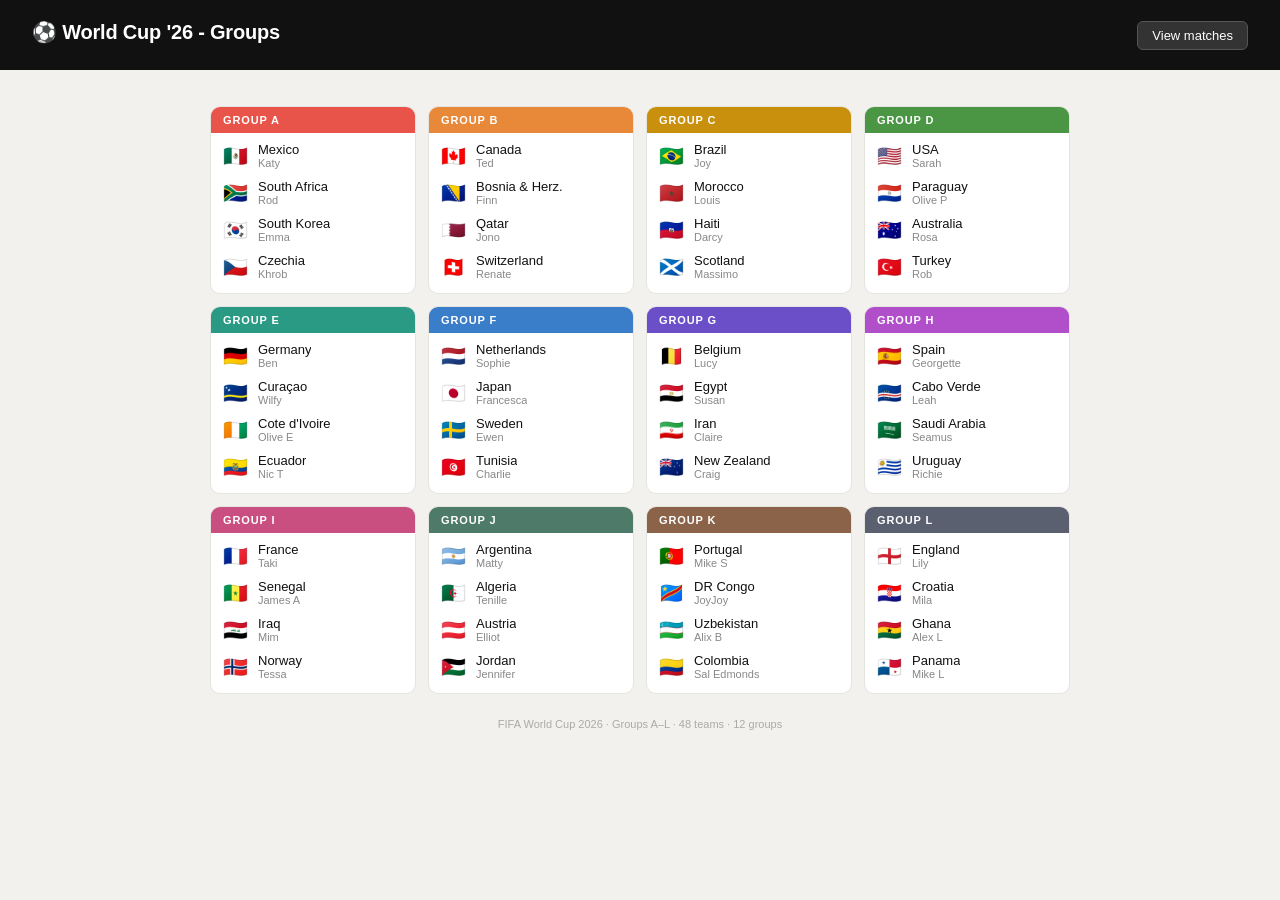
<file: groups3.html>
<!DOCTYPE html>
<html lang="en">
<head>
<meta charset="UTF-8">
<meta name="viewport" content="width=device-width, initial-scale=1.0">
<title>FIFA World Cup 2026 — Groups</title>
<style>
  * { box-sizing: border-box; margin: 0; padding: 0; }

  body {
    font-family: -apple-system, BlinkMacSystemFont, 'Segoe UI', Roboto, sans-serif;
    background: #f2f1ed;
    color: #1a1a1a;
    padding: 0 0 3rem;
  }
  
  header {
    background: #111;
    color: #fff;
    padding: 1.25rem 2rem;
    display: flex;
    align-items: center;
    justify-content: space-between;
    flex-wrap: wrap;
    gap: 1rem;
    position: sticky;
    top: 0;
    z-index: 100;
  }

  .header-left h1 { font-size: 20px; font-weight: 600; letter-spacing: -0.01em; color: #fff;}
  .header-left p { font-size: 12px; color: #aaa; margin-top: 2px; }

  .header-right { display: flex; align-items: center; gap: 12px; flex-wrap: wrap; }
  .view-groups-btn {
    display: inline-block; padding: 6px 14px; border-radius: 6px;
    background: #333; color: #fff; font-size: 13px; font-weight: 500;
    text-decoration: none; border: 1px solid #555; transition: background 0.15s;
    white-space: nowrap;
  }
  .view-groups-btn:hover { background: #555; }
  
  h1 {
    text-align: center;
    font-size: 22px;
    font-weight: 600;
    margin-bottom: 6px;
    color: #1a1a1a;
  }

h2 {
    text-align: center;
    font-size: 16px;
    font-weight: 600;
    margin-bottom: 6px;
    color: #1a1a1a;
  }
 
  .subtitle {
    text-align: center;
    font-size: 13px;
    color: #888;
    margin-bottom: 1.5rem;
  }
  .grid {
    display: grid;
    grid-template-columns: repeat(2, 1fr);
    gap: 12px;
    max-width: 860px;
    margin: 0 auto;
  }
  
  /* Medium devices (landscape tablets, 768px and up) */
@media only screen and (min-width: 768px) {
    .grid {
    display: grid;
    grid-template-columns: repeat(4, 1fr);
    gap: 12px;
    max-width: 860px;
    margin: 0 auto;
  }
  }
  .group-card {
    background: #fff;
    border-radius: 10px;
    border: 1px solid #e5e5e0;
    overflow: hidden;
  }
  .group-header {
    padding: 7px 12px;
    font-size: 11px;
    font-weight: 600;
    letter-spacing: 0.08em;
    text-transform: uppercase;
  }
  .gh-ab { background: #dbeafe; color: #1e40af; }
  .gh-cd { background: #dcfce7; color: #166534; }
  .gh-ef { background: #fef9c3; color: #854d0e; }
  .gh-gh { background: #ffedd5; color: #9a3412; }
  .gh-ij { background: #fce7f3; color: #9d174d; }
  .gh-kl { background: #ede9fe; color: #5b21b6; }

  .badge-a { background:#E8534A;color:#FFF; }
  .badge-b { background:#E8893A;color:#FFF; }
  .badge-c { background:#C9900D;color:#FFF; }
  .badge-d { background:#4A9645;color:#FFF; }
  .badge-e { background:#2A9A84;color:#FFF; }
  .badge-f { background:#3A7DC9;color:#FFF; }
  .badge-g { background:#6B4FC9;color:#FFF; }
  .badge-h { background:#B04FC9;color:#FFF; }
  .badge-i { background:#C94F80;color:#FFF; }
  .badge-j { background:#4E7A6A;color:#FFF; }
  .badge-k { background:#8B6348;color:#FFF; }
  .badge-l { background:#5A6070;color:#FFF; }
 
  .group-body { padding: 4px 0 8px; }
  .team-row {
    display: flex;
    align-items: center;
    gap: 9px;
    padding: 5px 12px;
  }
  .flag { font-size: 20px; line-height: 1; width: 26px; flex-shrink: 0; }
  .team-info { display: flex; flex-direction: column; min-width: 0; }
  .country { font-size: 13px; font-weight: 500; color: #111; white-space: nowrap; overflow: hidden; text-overflow: ellipsis; }
  .person { font-size: 11px; color: #888; white-space: nowrap; overflow: hidden; text-overflow: ellipsis; }
  .footer {
    text-align: center;
    margin-top: 1.5rem;
    font-size: 11px;
    color: #aaa;
  }
  @media print {
    body { background: #fff; padding: 1rem; }
    .group-card { break-inside: avoid; }
  }
</style>
</head>
<body>

<header>
  <div class="header-left">
    <h1>⚽ World Cup '26 - Groups</h1>
  </div>
  <div class="header-right">
    <a href="index.html" class="view-groups-btn">View matches</a>
    
  </div>
</header>

<br><br>

<div class="grid">

  <div class="group-card">
    <div class="group-header badge-a">Group A</div>
    <div class="group-body">
      <div class="team-row"><div class="flag">🇲🇽</div><div class="team-info"><span class="country">Mexico</span><span class="person">Katy</span></div></div>
      <div class="team-row"><div class="flag">🇿🇦</div><div class="team-info"><span class="country">South Africa</span><span class="person">Rod</span></div></div>
      <div class="team-row"><div class="flag">🇰🇷</div><div class="team-info"><span class="country">South Korea</span><span class="person">Emma</span></div></div>
      <div class="team-row"><div class="flag">🇨🇿</div><div class="team-info"><span class="country">Czechia</span><span class="person">Khrob</span></div></div>
    </div>
  </div>

  <div class="group-card">
    <div class="group-header badge-b">Group B</div>
    <div class="group-body">
      <div class="team-row"><div class="flag">🇨🇦</div><div class="team-info"><span class="country">Canada</span><span class="person">Ted</span></div></div>
      <div class="team-row"><div class="flag">🇧🇦</div><div class="team-info"><span class="country">Bosnia & Herz.</span><span class="person">Finn</span></div></div>
      <div class="team-row"><div class="flag">🇶🇦</div><div class="team-info"><span class="country">Qatar</span><span class="person">Jono</span></div></div>
      <div class="team-row"><div class="flag">🇨🇭</div><div class="team-info"><span class="country">Switzerland</span><span class="person">Renate</span></div></div>
    </div>
  </div>

  <div class="group-card">
    <div class="group-header badge-c">Group C</div>
    <div class="group-body">
      <div class="team-row"><div class="flag">🇧🇷</div><div class="team-info"><span class="country">Brazil</span><span class="person">Joy</span></div></div>
      <div class="team-row"><div class="flag">🇲🇦</div><div class="team-info"><span class="country">Morocco</span><span class="person">Louis</span></div></div>
      <div class="team-row"><div class="flag">🇭🇹</div><div class="team-info"><span class="country">Haiti</span><span class="person">Darcy</span></div></div>
      <div class="team-row"><div class="flag">🏴󠁧󠁢󠁳󠁣󠁴󠁿</div><div class="team-info"><span class="country">Scotland</span><span class="person">Massimo</span></div></div>
    </div>
  </div>

  <div class="group-card">
    <div class="group-header badge-d">Group D</div>
    <div class="group-body">
      <div class="team-row"><div class="flag">🇺🇸</div><div class="team-info"><span class="country">USA</span><span class="person">Sarah</span></div></div>
      <div class="team-row"><div class="flag">🇵🇾</div><div class="team-info"><span class="country">Paraguay</span><span class="person">Olive P</span></div></div>
      <div class="team-row"><div class="flag">🇦🇺</div><div class="team-info"><span class="country">Australia</span><span class="person">Rosa</span></div></div>
      <div class="team-row"><div class="flag">🇹🇷</div><div class="team-info"><span class="country">Turkey</span><span class="person">Rob</span></div></div>
    </div>
  </div>

  <div class="group-card">
    <div class="group-header badge-e">Group E</div>
    <div class="group-body">
      <div class="team-row"><div class="flag">🇩🇪</div><div class="team-info"><span class="country">Germany</span><span class="person">Ben</span></div></div>
      <div class="team-row"><div class="flag">🇨🇼</div><div class="team-info"><span class="country">Curaçao</span><span class="person">Wilfy</span></div></div>
      <div class="team-row"><div class="flag">🇨🇮</div><div class="team-info"><span class="country">Cote d'Ivoire</span><span class="person">Olive E</span></div></div>
      <div class="team-row"><div class="flag">🇪🇨</div><div class="team-info"><span class="country">Ecuador</span><span class="person">Nic T</span></div></div>
    </div>
  </div>

  <div class="group-card">
    <div class="group-header badge-f">Group F</div>
    <div class="group-body">
      <div class="team-row"><div class="flag">🇳🇱</div><div class="team-info"><span class="country">Netherlands</span><span class="person">Sophie</span></div></div>
      <div class="team-row"><div class="flag">🇯🇵</div><div class="team-info"><span class="country">Japan</span><span class="person">Francesca</span></div></div>
      <div class="team-row"><div class="flag">🇸🇪</div><div class="team-info"><span class="country">Sweden</span><span class="person">Ewen</span></div></div>
      <div class="team-row"><div class="flag">🇹🇳</div><div class="team-info"><span class="country">Tunisia</span><span class="person">Charlie</span></div></div>
    </div>
  </div>

  <div class="group-card">
    <div class="group-header badge-g">Group G</div>
    <div class="group-body">
      <div class="team-row"><div class="flag">🇧🇪</div><div class="team-info"><span class="country">Belgium</span><span class="person">Lucy</span></div></div>
      <div class="team-row"><div class="flag">🇪🇬</div><div class="team-info"><span class="country">Egypt</span><span class="person">Susan</span></div></div>
      <div class="team-row"><div class="flag">🇮🇷</div><div class="team-info"><span class="country">Iran</span><span class="person">Claire</span></div></div>
      <div class="team-row"><div class="flag">🇳🇿</div><div class="team-info"><span class="country">New Zealand</span><span class="person">Craig</span></div></div>
    </div>
  </div>

  <div class="group-card">
    <div class="group-header badge-h">Group H</div>
    <div class="group-body">
      <div class="team-row"><div class="flag">🇪🇸</div><div class="team-info"><span class="country">Spain</span><span class="person">Georgette</span></div></div>
      <div class="team-row"><div class="flag">🇨🇻</div><div class="team-info"><span class="country">Cabo Verde</span><span class="person">Leah</span></div></div>
      <div class="team-row"><div class="flag">🇸🇦</div><div class="team-info"><span class="country">Saudi Arabia</span><span class="person">Seamus</span></div></div>
      <div class="team-row"><div class="flag">🇺🇾</div><div class="team-info"><span class="country">Uruguay</span><span class="person">Richie</span></div></div>
    </div>
  </div>

  <div class="group-card">
    <div class="group-header badge-i">Group I</div>
    <div class="group-body">
      <div class="team-row"><div class="flag">🇫🇷</div><div class="team-info"><span class="country">France</span><span class="person">Taki</span></div></div>
      <div class="team-row"><div class="flag">🇸🇳</div><div class="team-info"><span class="country">Senegal</span><span class="person">James A</span></div></div>
      <div class="team-row"><div class="flag">🇮🇶</div><div class="team-info"><span class="country">Iraq</span><span class="person">Mim</span></div></div>
      <div class="team-row"><div class="flag">🇳🇴</div><div class="team-info"><span class="country">Norway</span><span class="person">Tessa</span></div></div>
    </div>
  </div>

  <div class="group-card">
    <div class="group-header badge-j">Group J</div>
    <div class="group-body">
      <div class="team-row"><div class="flag">🇦🇷</div><div class="team-info"><span class="country">Argentina</span><span class="person">Matty</span></div></div>
      <div class="team-row"><div class="flag">🇩🇿</div><div class="team-info"><span class="country">Algeria</span><span class="person">Tenille</span></div></div>
      <div class="team-row"><div class="flag">🇦🇹</div><div class="team-info"><span class="country">Austria</span><span class="person">Elliot</span></div></div>
      <div class="team-row"><div class="flag">🇯🇴</div><div class="team-info"><span class="country">Jordan</span><span class="person">Jennifer</span></div></div>
    </div>
  </div>

  <div class="group-card">
    <div class="group-header badge-k">Group K</div>
    <div class="group-body">
      <div class="team-row"><div class="flag">🇵🇹</div><div class="team-info"><span class="country">Portugal</span><span class="person">Mike S</span></div></div>
      <div class="team-row"><div class="flag">🇨🇩</div><div class="team-info"><span class="country">DR Congo</span><span class="person">JoyJoy</span></div></div>
      <div class="team-row"><div class="flag">🇺🇿</div><div class="team-info"><span class="country">Uzbekistan</span><span class="person">Alix B</span></div></div>
      <div class="team-row"><div class="flag">🇨🇴</div><div class="team-info"><span class="country">Colombia</span><span class="person">Sal Edmonds</span></div></div>
    </div>
  </div>

  <div class="group-card">
    <div class="group-header badge-l">Group L</div>
    <div class="group-body">
      <div class="team-row"><div class="flag">🏴󠁧󠁢󠁥󠁮󠁧󠁿</div><div class="team-info"><span class="country">England</span><span class="person">Lily</span></div></div>
      <div class="team-row"><div class="flag">🇭🇷</div><div class="team-info"><span class="country">Croatia</span><span class="person">Mila</span></div></div>
      <div class="team-row"><div class="flag">🇬🇭</div><div class="team-info"><span class="country">Ghana</span><span class="person">Alex L</span></div></div>
      <div class="team-row"><div class="flag">🇵🇦</div><div class="team-info"><span class="country">Panama</span><span class="person">Mike L</span></div></div>
    </div>
  </div>

</div>

<p class="footer">FIFA World Cup 2026 · Groups A–L · 48 teams · 12 groups</p>

</body>
</html>
</file>
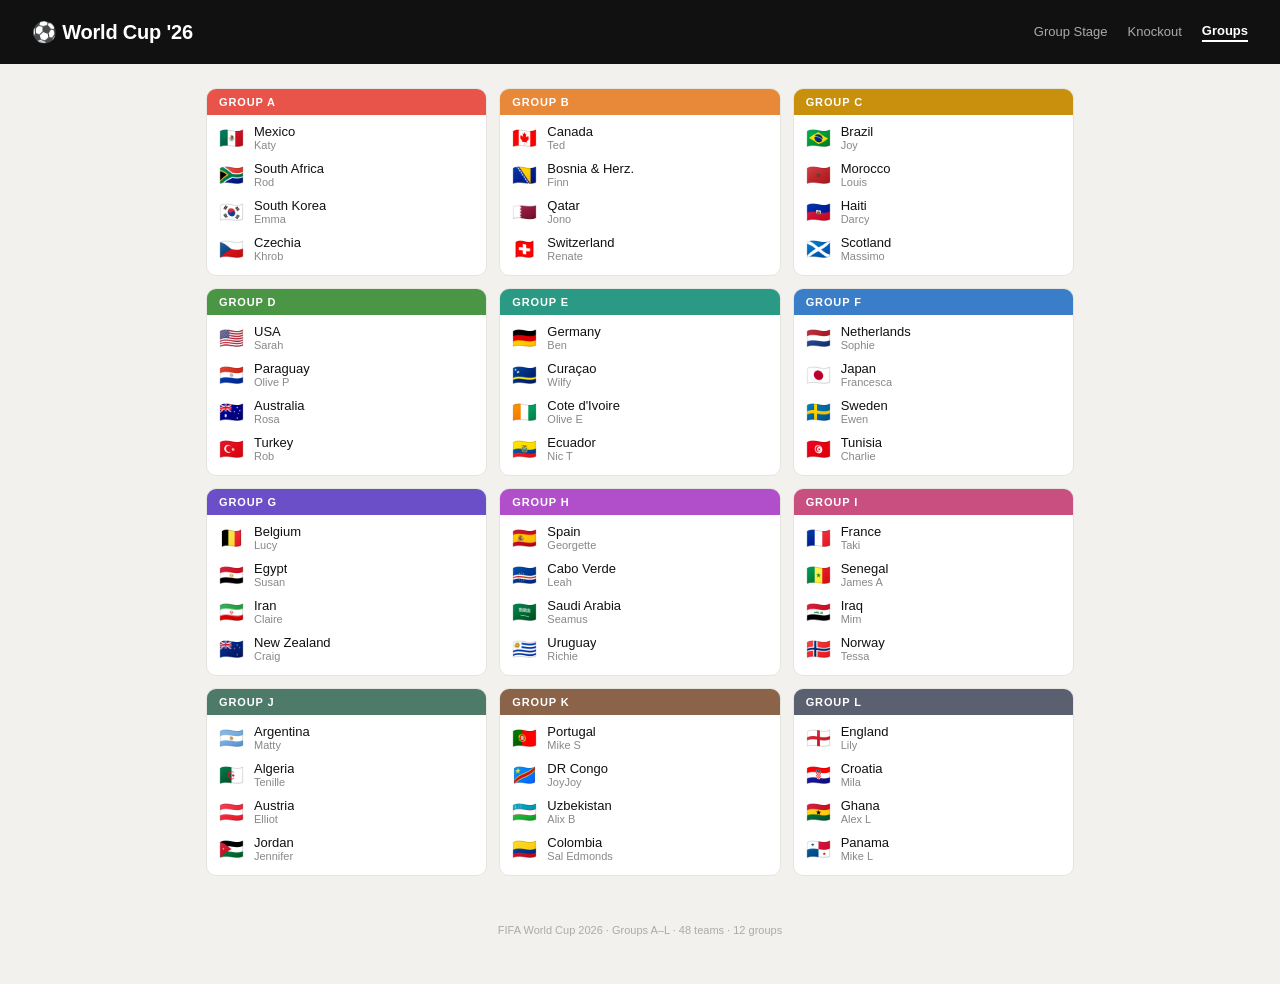
<file: groups4.html>
<!DOCTYPE html>
<html lang="en">
<head>
<meta charset="UTF-8">
<meta name="viewport" content="width=device-width, initial-scale=1.0">
<title>FIFA World Cup 2026 — Groups</title>
<link rel="stylesheet" href="style.css">
</head>
<body>

<header>
  <div class="header-left">
    <h1>⚽ World Cup '26</h1>
  </div>
  <div class="header-right">
    <a href="index.html" class="nav-link">Group Stage</a>
    <a href="knockout.html" class="nav-link">Knockout</a>
    <a href="groups.html" class="nav-link active">Groups</a>
  </div>
</header>

<div class="groups-content">
<div class="groups-grid">

  <div class="group-card">
    <div class="group-header badge-a">Group A</div>
    <div class="group-body">
      <div class="team-row"><div class="flag">🇲🇽</div><div class="team-info"><span class="country">Mexico</span><span class="person">Katy</span></div></div>
      <div class="team-row"><div class="flag">🇿🇦</div><div class="team-info"><span class="country">South Africa</span><span class="person">Rod</span></div></div>
      <div class="team-row"><div class="flag">🇰🇷</div><div class="team-info"><span class="country">South Korea</span><span class="person">Emma</span></div></div>
      <div class="team-row"><div class="flag">🇨🇿</div><div class="team-info"><span class="country">Czechia</span><span class="person">Khrob</span></div></div>
    </div>
  </div>

  <div class="group-card">
    <div class="group-header badge-b">Group B</div>
    <div class="group-body">
      <div class="team-row"><div class="flag">🇨🇦</div><div class="team-info"><span class="country">Canada</span><span class="person">Ted</span></div></div>
      <div class="team-row"><div class="flag">🇧🇦</div><div class="team-info"><span class="country">Bosnia & Herz.</span><span class="person">Finn</span></div></div>
      <div class="team-row"><div class="flag">🇶🇦</div><div class="team-info"><span class="country">Qatar</span><span class="person">Jono</span></div></div>
      <div class="team-row"><div class="flag">🇨🇭</div><div class="team-info"><span class="country">Switzerland</span><span class="person">Renate</span></div></div>
    </div>
  </div>

  <div class="group-card">
    <div class="group-header badge-c">Group C</div>
    <div class="group-body">
      <div class="team-row"><div class="flag">🇧🇷</div><div class="team-info"><span class="country">Brazil</span><span class="person">Joy</span></div></div>
      <div class="team-row"><div class="flag">🇲🇦</div><div class="team-info"><span class="country">Morocco</span><span class="person">Louis</span></div></div>
      <div class="team-row"><div class="flag">🇭🇹</div><div class="team-info"><span class="country">Haiti</span><span class="person">Darcy</span></div></div>
      <div class="team-row"><div class="flag">🏴󠁧󠁢󠁳󠁣󠁴󠁿</div><div class="team-info"><span class="country">Scotland</span><span class="person">Massimo</span></div></div>
    </div>
  </div>

  <div class="group-card">
    <div class="group-header badge-d">Group D</div>
    <div class="group-body">
      <div class="team-row"><div class="flag">🇺🇸</div><div class="team-info"><span class="country">USA</span><span class="person">Sarah</span></div></div>
      <div class="team-row"><div class="flag">🇵🇾</div><div class="team-info"><span class="country">Paraguay</span><span class="person">Olive P</span></div></div>
      <div class="team-row"><div class="flag">🇦🇺</div><div class="team-info"><span class="country">Australia</span><span class="person">Rosa</span></div></div>
      <div class="team-row"><div class="flag">🇹🇷</div><div class="team-info"><span class="country">Turkey</span><span class="person">Rob</span></div></div>
    </div>
  </div>

  <div class="group-card">
    <div class="group-header badge-e">Group E</div>
    <div class="group-body">
      <div class="team-row"><div class="flag">🇩🇪</div><div class="team-info"><span class="country">Germany</span><span class="person">Ben</span></div></div>
      <div class="team-row"><div class="flag">🇨🇼</div><div class="team-info"><span class="country">Curaçao</span><span class="person">Wilfy</span></div></div>
      <div class="team-row"><div class="flag">🇨🇮</div><div class="team-info"><span class="country">Cote d'Ivoire</span><span class="person">Olive E</span></div></div>
      <div class="team-row"><div class="flag">🇪🇨</div><div class="team-info"><span class="country">Ecuador</span><span class="person">Nic T</span></div></div>
    </div>
  </div>

  <div class="group-card">
    <div class="group-header badge-f">Group F</div>
    <div class="group-body">
      <div class="team-row"><div class="flag">🇳🇱</div><div class="team-info"><span class="country">Netherlands</span><span class="person">Sophie</span></div></div>
      <div class="team-row"><div class="flag">🇯🇵</div><div class="team-info"><span class="country">Japan</span><span class="person">Francesca</span></div></div>
      <div class="team-row"><div class="flag">🇸🇪</div><div class="team-info"><span class="country">Sweden</span><span class="person">Ewen</span></div></div>
      <div class="team-row"><div class="flag">🇹🇳</div><div class="team-info"><span class="country">Tunisia</span><span class="person">Charlie</span></div></div>
    </div>
  </div>

  <div class="group-card">
    <div class="group-header badge-g">Group G</div>
    <div class="group-body">
      <div class="team-row"><div class="flag">🇧🇪</div><div class="team-info"><span class="country">Belgium</span><span class="person">Lucy</span></div></div>
      <div class="team-row"><div class="flag">🇪🇬</div><div class="team-info"><span class="country">Egypt</span><span class="person">Susan</span></div></div>
      <div class="team-row"><div class="flag">🇮🇷</div><div class="team-info"><span class="country">Iran</span><span class="person">Claire</span></div></div>
      <div class="team-row"><div class="flag">🇳🇿</div><div class="team-info"><span class="country">New Zealand</span><span class="person">Craig</span></div></div>
    </div>
  </div>

  <div class="group-card">
    <div class="group-header badge-h">Group H</div>
    <div class="group-body">
      <div class="team-row"><div class="flag">🇪🇸</div><div class="team-info"><span class="country">Spain</span><span class="person">Georgette</span></div></div>
      <div class="team-row"><div class="flag">🇨🇻</div><div class="team-info"><span class="country">Cabo Verde</span><span class="person">Leah</span></div></div>
      <div class="team-row"><div class="flag">🇸🇦</div><div class="team-info"><span class="country">Saudi Arabia</span><span class="person">Seamus</span></div></div>
      <div class="team-row"><div class="flag">🇺🇾</div><div class="team-info"><span class="country">Uruguay</span><span class="person">Richie</span></div></div>
    </div>
  </div>

  <div class="group-card">
    <div class="group-header badge-i">Group I</div>
    <div class="group-body">
      <div class="team-row"><div class="flag">🇫🇷</div><div class="team-info"><span class="country">France</span><span class="person">Taki</span></div></div>
      <div class="team-row"><div class="flag">🇸🇳</div><div class="team-info"><span class="country">Senegal</span><span class="person">James A</span></div></div>
      <div class="team-row"><div class="flag">🇮🇶</div><div class="team-info"><span class="country">Iraq</span><span class="person">Mim</span></div></div>
      <div class="team-row"><div class="flag">🇳🇴</div><div class="team-info"><span class="country">Norway</span><span class="person">Tessa</span></div></div>
    </div>
  </div>

  <div class="group-card">
    <div class="group-header badge-j">Group J</div>
    <div class="group-body">
      <div class="team-row"><div class="flag">🇦🇷</div><div class="team-info"><span class="country">Argentina</span><span class="person">Matty</span></div></div>
      <div class="team-row"><div class="flag">🇩🇿</div><div class="team-info"><span class="country">Algeria</span><span class="person">Tenille</span></div></div>
      <div class="team-row"><div class="flag">🇦🇹</div><div class="team-info"><span class="country">Austria</span><span class="person">Elliot</span></div></div>
      <div class="team-row"><div class="flag">🇯🇴</div><div class="team-info"><span class="country">Jordan</span><span class="person">Jennifer</span></div></div>
    </div>
  </div>

  <div class="group-card">
    <div class="group-header badge-k">Group K</div>
    <div class="group-body">
      <div class="team-row"><div class="flag">🇵🇹</div><div class="team-info"><span class="country">Portugal</span><span class="person">Mike S</span></div></div>
      <div class="team-row"><div class="flag">🇨🇩</div><div class="team-info"><span class="country">DR Congo</span><span class="person">JoyJoy</span></div></div>
      <div class="team-row"><div class="flag">🇺🇿</div><div class="team-info"><span class="country">Uzbekistan</span><span class="person">Alix B</span></div></div>
      <div class="team-row"><div class="flag">🇨🇴</div><div class="team-info"><span class="country">Colombia</span><span class="person">Sal Edmonds</span></div></div>
    </div>
  </div>

  <div class="group-card">
    <div class="group-header badge-l">Group L</div>
    <div class="group-body">
      <div class="team-row"><div class="flag">🏴󠁧󠁢󠁥󠁮󠁧󠁿</div><div class="team-info"><span class="country">England</span><span class="person">Lily</span></div></div>
      <div class="team-row"><div class="flag">🇭🇷</div><div class="team-info"><span class="country">Croatia</span><span class="person">Mila</span></div></div>
      <div class="team-row"><div class="flag">🇬🇭</div><div class="team-info"><span class="country">Ghana</span><span class="person">Alex L</span></div></div>
      <div class="team-row"><div class="flag">🇵🇦</div><div class="team-info"><span class="country">Panama</span><span class="person">Mike L</span></div></div>
    </div>
  </div>

</div>
</div>

<p class="footer" style="text-align:center;margin-top:1.5rem;font-size:11px;color:#aaa;">FIFA World Cup 2026 · Groups A–L · 48 teams · 12 groups</p>

</body>
</html>
</file>
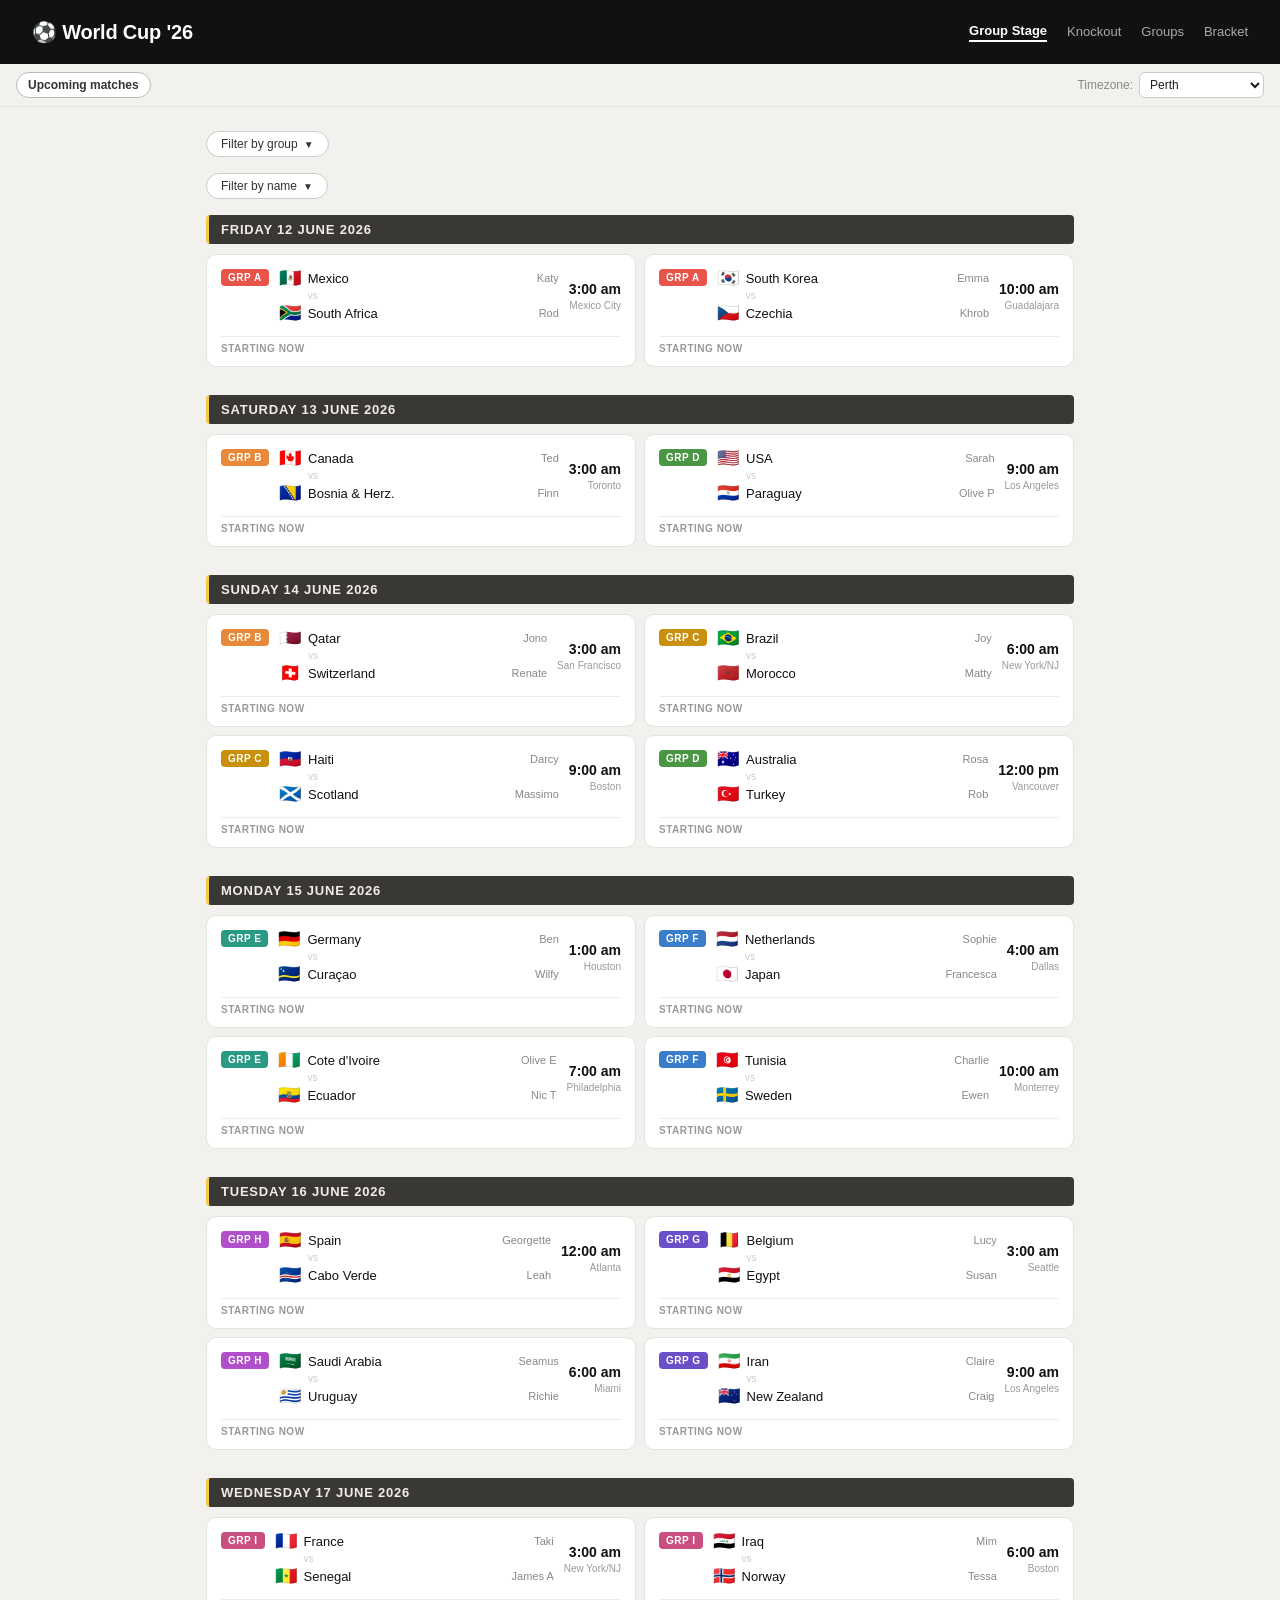
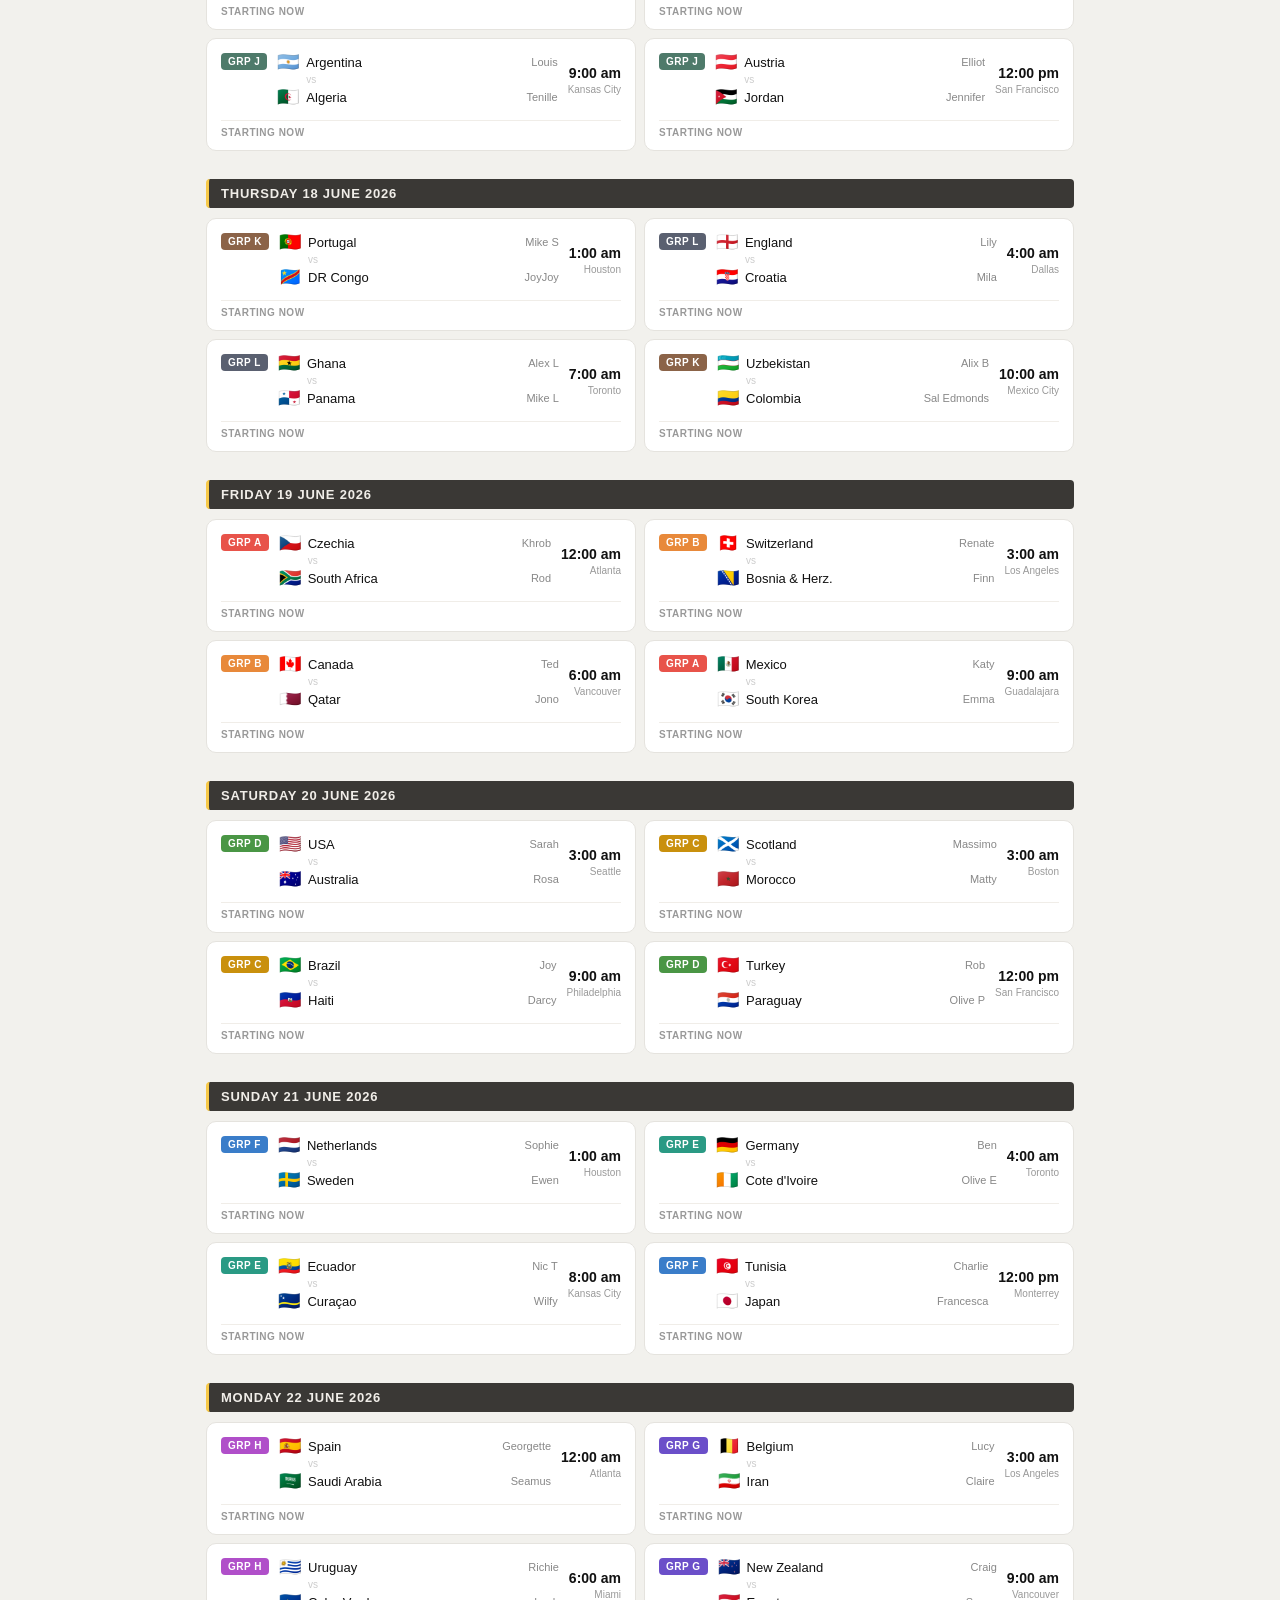
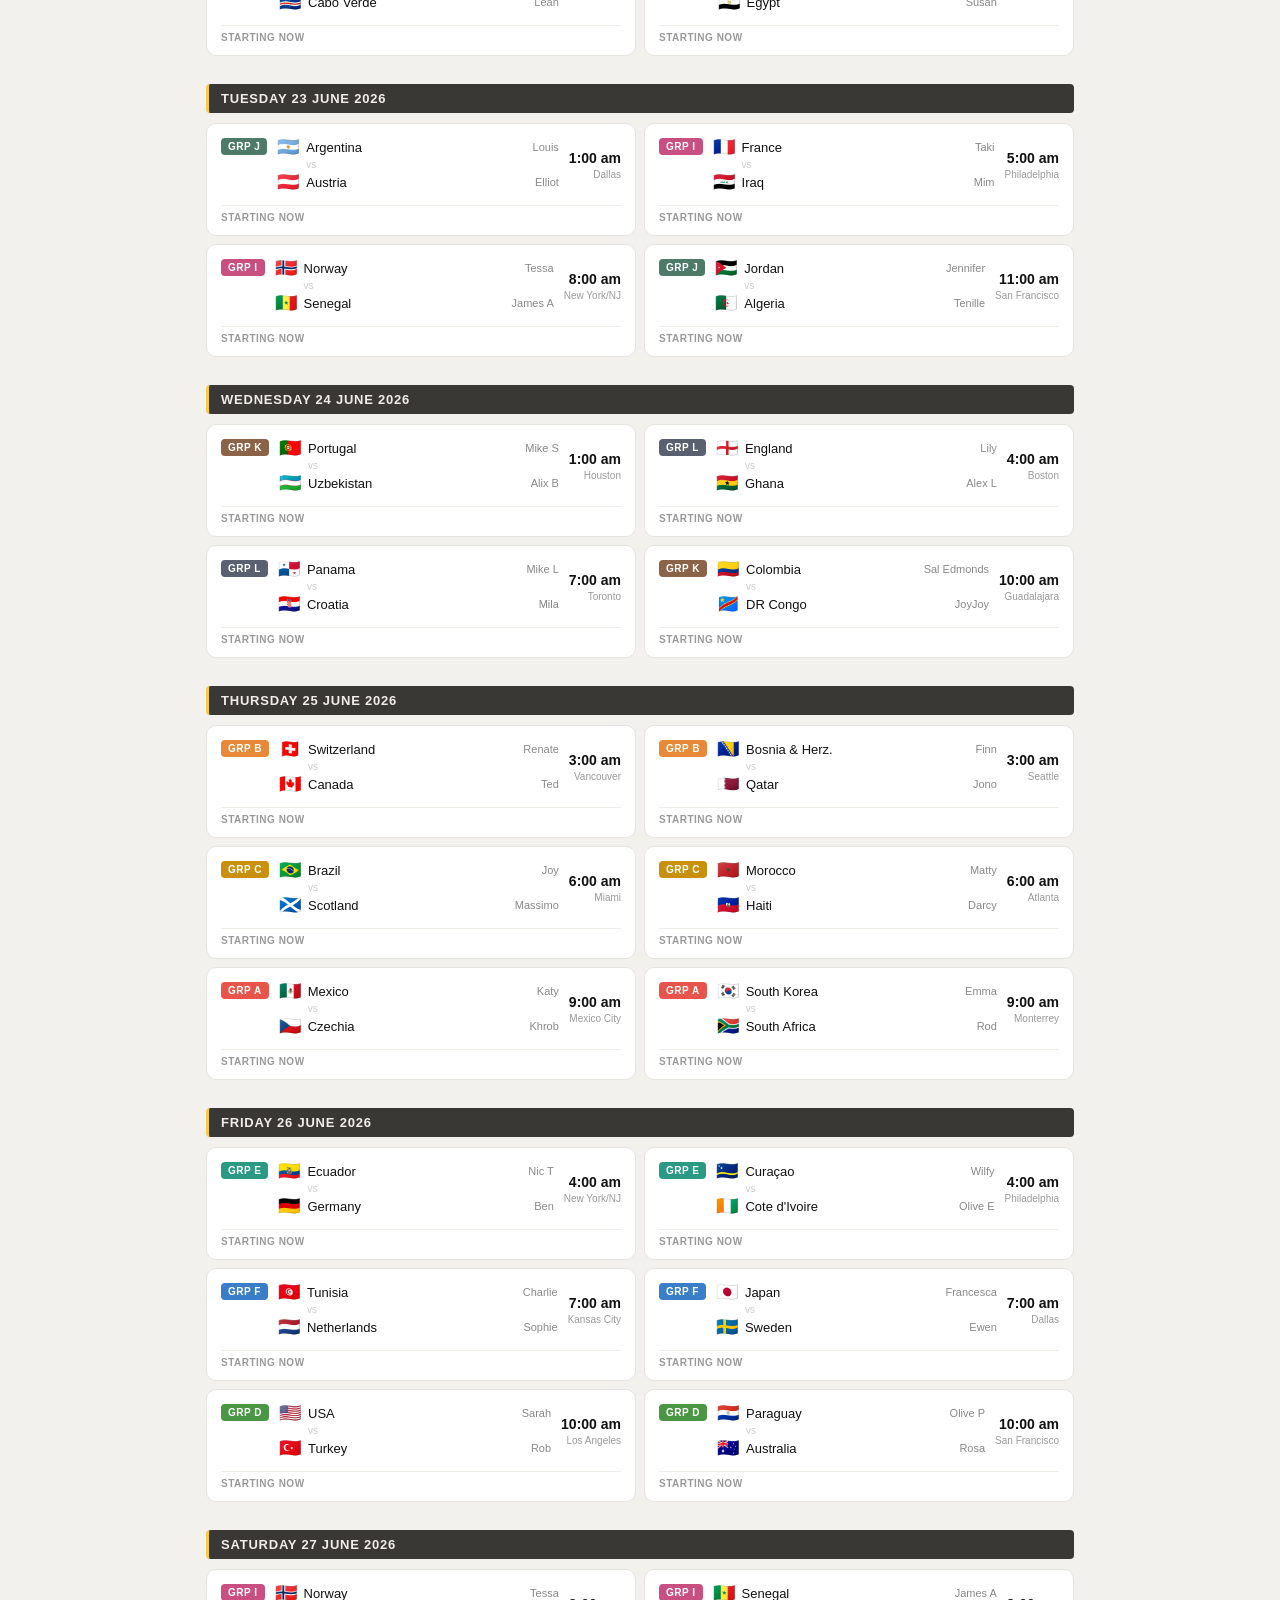
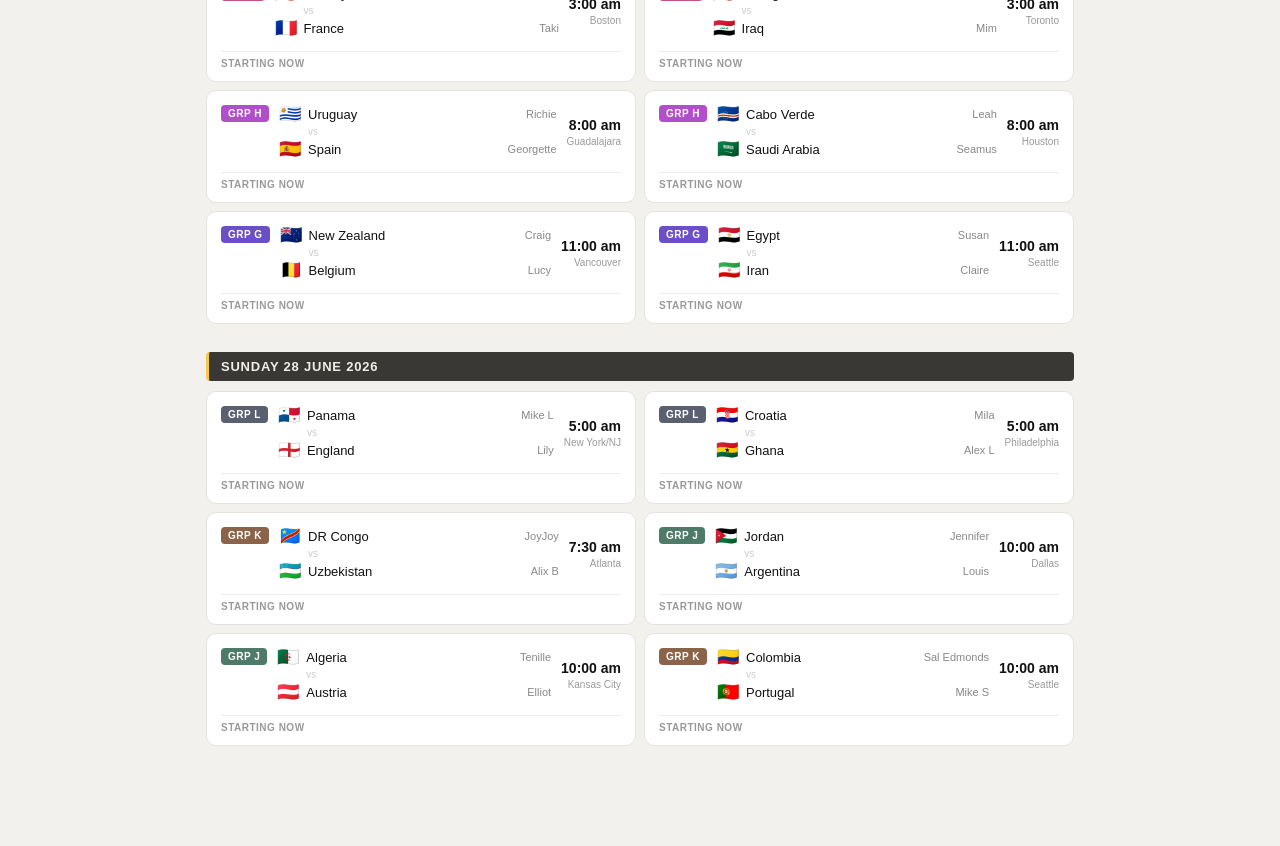
<file: groupstage.html>
<!DOCTYPE html>
<html lang="en">
<head>
<meta charset="UTF-8">
<meta name="viewport" content="width=device-width, initial-scale=1.0">
<title>FIFA World Cup 2026 — Group Stage</title>
<link rel="stylesheet" href="style.css">
</head>
<body>

<header>
  <div class="header-left">
    <h1>⚽ World Cup '26</h1>
  </div>
  <div class="header-right">
    <a href="groupstage.html" class="nav-link active">Group Stage</a>
    <a href="index.html" class="nav-link">Knockout</a>
    <a href="groups.html" class="nav-link">Groups</a>
    <a href="bracket.html" class="nav-link">Bracket</a>
  </div>
</header>

<div class="subheader">
  <button class="upcoming-btn" onclick="scrollToUpcoming()">Upcoming matches</button>
  <div class="tz-selector">
    <label>Timezone:</label>
    <select id="tzSelect" onchange="localStorage.setItem('wc26tz', this.value); renderSchedule()">
      <option value="local">Local match time</option>
      <option value="Australia/Perth" selected>Perth</option>
      <option value="Australia/Melbourne">Melbourne</option>
      <option value="Australia/Hobart">Hobart</option>
      <option value="Europe/Berlin">Germany</option>
      <option value="Europe/Rome">Italy</option>
      <option value="Europe/London">United Kingdom</option>
      <option value="America/Los_Angeles">Los Angeles</option>
      <option value="Europe/Zurich">Switzerland</option>
    </select>
  </div>
</div>

<div class="content">

  <div class="filter-section">
    <div class="filter-toggle-row">
      <button class="person-filter-toggle" id="groupFilterToggle" onclick="toggleGroupFilter()">
        Filter by group <span class="toggle-arrow">▼</span>
      </button>
      <div class="person-active-chips" id="groupActiveChips"></div>
    </div>
    <div class="person-filter-panel" id="groupFilterPanel">
      <div class="pill-filter group-filter" id="groupFilter">
        <button class="active" data-group="all" onclick="filterGroup(this)">All</button>
        <button data-group="A" onclick="filterGroup(this)">A</button>
        <button data-group="B" onclick="filterGroup(this)">B</button>
        <button data-group="C" onclick="filterGroup(this)">C</button>
        <button data-group="D" onclick="filterGroup(this)">D</button>
        <button data-group="E" onclick="filterGroup(this)">E</button>
        <button data-group="F" onclick="filterGroup(this)">F</button>
        <button data-group="G" onclick="filterGroup(this)">G</button>
        <button data-group="H" onclick="filterGroup(this)">H</button>
        <button data-group="I" onclick="filterGroup(this)">I</button>
        <button data-group="J" onclick="filterGroup(this)">J</button>
        <button data-group="K" onclick="filterGroup(this)">K</button>
        <button data-group="L" onclick="filterGroup(this)">L</button>
      </div>
    </div>
  </div>

  <div class="filter-section">
    <div class="filter-toggle-row">
      <button class="person-filter-toggle" id="personFilterToggle" onclick="togglePersonFilter()">
        Filter by name <span class="toggle-arrow">▼</span>
      </button>
      <div class="person-active-chips" id="personActiveChips"></div>
    </div>
    <div class="person-filter-panel" id="personFilterPanel">
      <div class="pill-filter person-filter" id="personFilter">
        <button class="active" data-person="all" onclick="filterPerson(this)">Everyone</button>
        <button data-person="Alix B" onclick="filterPerson(this)">🇺🇿 Alix B</button>
        <button data-person="Alex L" onclick="filterPerson(this)">🇬🇭 Alex L</button>
        <button data-person="Ben" onclick="filterPerson(this)">🇩🇪 Ben</button>
        <button data-person="Charlie" onclick="filterPerson(this)">🇹🇳 Charlie</button>
        <button data-person="Claire" onclick="filterPerson(this)">🇮🇷 Claire</button>
        <button data-person="Craig" onclick="filterPerson(this)">🇳🇿 Craig</button>
        <button data-person="Darcy" onclick="filterPerson(this)">🇭🇹 Darcy</button>
        <button data-person="Elliot" onclick="filterPerson(this)">🇦🇹 Elliot</button>
        <button data-person="Emma" onclick="filterPerson(this)">🇰🇷 Emma</button>
        <button data-person="Ewen" onclick="filterPerson(this)">🇸🇪 Ewen</button>
        <button data-person="Finn" onclick="filterPerson(this)">🇧🇦 Finn</button>
        <button data-person="Francesca" onclick="filterPerson(this)">🇯🇵 Francesca</button>
        <button data-person="Georgette" onclick="filterPerson(this)">🇪🇸 Georgette</button>
        <button data-person="James A" onclick="filterPerson(this)">🇸🇳 James A</button>
        <button data-person="Jennifer" onclick="filterPerson(this)">🇯🇴 Jennifer</button>
        <button data-person="Jono" onclick="filterPerson(this)">🇶🇦 Jono</button>
        <button data-person="Joy" onclick="filterPerson(this)">🇧🇷 Joy</button>
        <button data-person="JoyJoy" onclick="filterPerson(this)">🇨🇩 JoyJoy</button>
        <button data-person="Katy" onclick="filterPerson(this)">🇲🇽 Katy</button>
        <button data-person="Khrob" onclick="filterPerson(this)">🇨🇿 Khrob</button>
        <button data-person="Leah" onclick="filterPerson(this)">🇨🇻 Leah</button>
        <button data-person="Lily" onclick="filterPerson(this)">🏴󠁧󠁢󠁥󠁮󠁧󠁿 Lily</button>
        <button data-person="Louis" onclick="filterPerson(this)">🇦🇷 Louis</button>
        <button data-person="Lucy" onclick="filterPerson(this)">🇧🇪 Lucy</button>
        <button data-person="Massimo" onclick="filterPerson(this)">🏴󠁧󠁢󠁳󠁣󠁴󠁿 Massimo</button>
        <button data-person="Matty" onclick="filterPerson(this)">🇲🇦 Matty</button>
        <button data-person="Mike L" onclick="filterPerson(this)">🇵🇦 Mike L</button>
        <button data-person="Mike S" onclick="filterPerson(this)">🇵🇹 Mike S</button>
        <button data-person="Mila" onclick="filterPerson(this)">🇭🇷 Mila</button>
        <button data-person="Mim" onclick="filterPerson(this)">🇮🇶 Mim</button>
        <button data-person="Nic T" onclick="filterPerson(this)">🇪🇨 Nic</button>
        <button data-person="Olive E" onclick="filterPerson(this)">🇨🇮 Olive E</button>
        <button data-person="Olive P" onclick="filterPerson(this)">🇵🇾 Olive P</button>
        <button data-person="Renate" onclick="filterPerson(this)">🇨🇭 Renate</button>
        <button data-person="Richie" onclick="filterPerson(this)">🇺🇾 Richie</button>
        <button data-person="Rob" onclick="filterPerson(this)">🇹🇷 Rob</button>
        <button data-person="Rod" onclick="filterPerson(this)">🇿🇦 Rod</button>
        <button data-person="Rosa" onclick="filterPerson(this)">🇦🇺 Rosa</button>
        <button data-person="Sal Edmonds" onclick="filterPerson(this)">🇨🇴 Sal E</button>
        <button data-person="Sarah" onclick="filterPerson(this)">🇺🇸 Sarah</button>
        <button data-person="Seamus" onclick="filterPerson(this)">🇸🇦 Seamus</button>
        <button data-person="Sophie" onclick="filterPerson(this)">🇳🇱 Sophie</button>
        <button data-person="Susan" onclick="filterPerson(this)">🇪🇬 Susan</button>
        <button data-person="Taki" onclick="filterPerson(this)">🇫🇷 Taki</button>
        <button data-person="Ted" onclick="filterPerson(this)">🇨🇦 Ted</button>
        <button data-person="Tenille" onclick="filterPerson(this)">🇩🇿 Tenille</button>
        <button data-person="Tessa" onclick="filterPerson(this)">🇳🇴 Tessa</button>
        <button data-person="Wilfy" onclick="filterPerson(this)">🇨🇼 Wilfy</button>
      </div>
    </div>
  </div>

  <div id="schedule"></div>
  <div class="no-matches" id="noMatches">No matches found for the current filters.</div>

  <!--
  <div style="margin-top: 2.5rem; padding-top: 1.5rem; border-top: 1px solid #ddd;">
    <div style="font-size: 11px; font-weight: 600; color: #999; text-transform: uppercase; letter-spacing: 0.06em; margin-bottom: 10px;">Examples</div>
    <div class="matches-grid">

      <div class="match-card">
        <div class="match-card-status"><span class="match-status-pill live">Live · 42'</span></div>
        <span class="match-group-badge badge-d">GRP D</span>
        <div class="match-teams">
          <div class="team-row-m">
            <span class="team-flag">🇦🇺</span>
            <span class="team-name">Australia</span>
            <span class="team-person highlighted">Rosa</span>
            <span class="score-num">3</span>
          </div>
          <div class="vs-divider">vs</div>
          <div class="team-row-m">
            <span class="team-flag">🇺🇸</span>
            <span class="team-name">USA</span>
            <span class="team-person highlighted">Sarah</span>
            <span class="score-num">1</span>
          </div>
        </div>
        <div class="match-meta">
          <div class="match-venue">Vancouver</div>
        </div>
      </div>

      <div class="match-card">
        <div class="match-card-status"><span class="match-status-pill ft">Match Finished</span></div>
        <span class="match-group-badge badge-k">GRP K</span>
        <div class="match-teams">
          <div class="team-row-m">
            <span class="team-flag">🇨🇴</span>
            <span class="team-name">Colombia</span>
            <span class="team-person highlighted">Sal E</span>
            <span class="score-num">7</span>
          </div>
          <div class="vs-divider">vs</div>
          <div class="team-row-m">
            <span class="team-flag">🇵🇹</span>
            <span class="team-name">Portugal</span>
            <span class="team-person highlighted">Mike S</span>
            <span class="score-num">2</span>
          </div>
        </div>
        <div class="match-meta">
          <div class="match-venue">Seattle</div>
        </div>
      </div>

    </div>
  </div>
  -->

</div>

<script>
const PEOPLE = {
  "Mexico":"Katy","South Africa":"Rod","South Korea":"Emma","Czechia":"Khrob",
  "Canada":"Ted","Bosnia & Herz.":"Finn","Qatar":"Jono","Switzerland":"Renate",
  "Brazil":"Joy","Morocco":"Matty","Haiti":"Darcy","Scotland":"Massimo",
  "USA":"Sarah","Paraguay":"Olive P","Australia":"Rosa","Turkey":"Rob",
  "Germany":"Ben","Curaçao":"Wilfy","Cote d'Ivoire":"Olive E","Ecuador":"Nic T",
  "Netherlands":"Sophie","Japan":"Francesca","Sweden":"Ewen","Tunisia":"Charlie",
  "Belgium":"Lucy","Egypt":"Susan","Iran":"Claire","New Zealand":"Craig",
  "Spain":"Georgette","Cabo Verde":"Leah","Saudi Arabia":"Seamus","Uruguay":"Richie",
  "France":"Taki","Senegal":"James A","Iraq":"Mim","Norway":"Tessa",
  "Argentina":"Louis","Algeria":"Tenille","Austria":"Elliot","Jordan":"Jennifer",
  "Portugal":"Mike S","DR Congo":"JoyJoy","Uzbekistan":"Alix B","Colombia":"Sal Edmonds",
  "England":"Lily","Croatia":"Mila","Ghana":"Alex L","Panama":"Mike L"
};

const FLAGS = {
  "Mexico":"🇲🇽","South Africa":"🇿🇦","South Korea":"🇰🇷","Czechia":"🇨🇿",
  "Canada":"🇨🇦","Bosnia & Herz.":"🇧🇦","Qatar":"🇶🇦","Switzerland":"🇨🇭",
  "Brazil":"🇧🇷","Morocco":"🇲🇦","Haiti":"🇭🇹","Scotland":"🏴󠁧󠁢󠁳󠁣󠁴󠁿",
  "USA":"🇺🇸","Paraguay":"🇵🇾","Australia":"🇦🇺","Turkey":"🇹🇷",
  "Germany":"🇩🇪","Curaçao":"🇨🇼","Cote d'Ivoire":"🇨🇮","Ecuador":"🇪🇨",
  "Netherlands":"🇳🇱","Japan":"🇯🇵","Sweden":"🇸🇪","Tunisia":"🇹🇳",
  "Belgium":"🇧🇪","Egypt":"🇪🇬","Iran":"🇮🇷","New Zealand":"🇳🇿",
  "Spain":"🇪🇸","Cabo Verde":"🇨🇻","Saudi Arabia":"🇸🇦","Uruguay":"🇺🇾",
  "France":"🇫🇷","Senegal":"🇸🇳","Iraq":"🇮🇶","Norway":"🇳🇴",
  "Argentina":"🇦🇷","Algeria":"🇩🇿","Austria":"🇦🇹","Jordan":"🇯🇴",
  "Portugal":"🇵🇹","DR Congo":"🇨🇩","Uzbekistan":"🇺🇿","Colombia":"🇨🇴",
  "England":"🏴󠁧󠁢󠁥󠁮󠁧󠁿","Croatia":"🇭🇷","Ghana":"🇬🇭","Panama":"🇵🇦"
};

// Venue -> IANA tz for "match local time" mode
const VENUE_TZ = {
  "Mexico City":   "America/Mexico_City",
  "Guadalajara":   "America/Mexico_City",
  "Monterrey":     "America/Monterrey",
  "Toronto":       "America/Toronto",
  "Vancouver":     "America/Vancouver",
  "New York/NJ":   "America/New_York",
  "Boston":        "America/New_York",
  "Philadelphia":  "America/New_York",
  "Atlanta":       "America/New_York",
  "Miami":         "America/New_York",
  "Kansas City":   "America/Chicago",
  "Houston":       "America/Chicago",
  "Dallas":        "America/Chicago",
  "Seattle":       "America/Los_Angeles",
  "Los Angeles":   "America/Los_Angeles",
  "San Francisco": "America/Los_Angeles",
};

// Store UTC times as ms since epoch
function etMs(dateStr, h, m) {
  const utcH = h + 4; // ET = UTC-4 in June
  return Date.UTC(2026, parseInt(dateStr.split('-')[1])-1, parseInt(dateStr.split('-')[2]), utcH, m||0);
}

const MATCHES = [
  // June 11
  { ms:etMs("2026-06-11",15,0),  group:"A", t1:"Mexico",        t2:"South Africa",  venue:"Mexico City" },
  { ms:etMs("2026-06-11",22,0),  group:"A", t1:"South Korea",   t2:"Czechia",       venue:"Guadalajara" },
  // June 12
  { ms:etMs("2026-06-12",15,0),  group:"B", t1:"Canada",        t2:"Bosnia & Herz.", venue:"Toronto" },
  { ms:etMs("2026-06-12",21,0),  group:"D", t1:"USA",           t2:"Paraguay",      venue:"Los Angeles" },
  // June 13
  { ms:etMs("2026-06-13",15,0),  group:"B", t1:"Qatar",         t2:"Switzerland",   venue:"San Francisco" },
  { ms:etMs("2026-06-13",18,0),  group:"C", t1:"Brazil",        t2:"Morocco",       venue:"New York/NJ" },
  { ms:etMs("2026-06-13",21,0),  group:"C", t1:"Haiti",         t2:"Scotland",      venue:"Boston" },
  { ms:etMs("2026-06-14", 0,0),  group:"D", t1:"Australia",     t2:"Turkey",        venue:"Vancouver" },
  // June 14
  { ms:etMs("2026-06-14",13,0),  group:"E", t1:"Germany",       t2:"Curaçao",       venue:"Houston" },
  { ms:etMs("2026-06-14",16,0),  group:"F", t1:"Netherlands",   t2:"Japan",         venue:"Dallas" },
  { ms:etMs("2026-06-14",19,0),  group:"E", t1:"Cote d'Ivoire", t2:"Ecuador",       venue:"Philadelphia" },
  { ms:etMs("2026-06-14",22,0),  group:"F", t1:"Tunisia",       t2:"Sweden",        venue:"Monterrey" },
  // June 15
  { ms:etMs("2026-06-15",12,0),  group:"H", t1:"Spain",         t2:"Cabo Verde",    venue:"Atlanta" },
  { ms:etMs("2026-06-15",15,0),  group:"G", t1:"Belgium",       t2:"Egypt",         venue:"Seattle" },
  { ms:etMs("2026-06-15",18,0),  group:"H", t1:"Saudi Arabia",  t2:"Uruguay",       venue:"Miami" },
  { ms:etMs("2026-06-15",21,0),  group:"G", t1:"Iran",          t2:"New Zealand",   venue:"Los Angeles" },
  // June 16
  { ms:etMs("2026-06-16",15,0),  group:"I", t1:"France",        t2:"Senegal",       venue:"New York/NJ" },
  { ms:etMs("2026-06-16",18,0),  group:"I", t1:"Iraq",          t2:"Norway",        venue:"Boston" },
  { ms:etMs("2026-06-16",21,0),  group:"J", t1:"Argentina",     t2:"Algeria",       venue:"Kansas City" },
  { ms:etMs("2026-06-17", 0,0),  group:"J", t1:"Austria",       t2:"Jordan",        venue:"San Francisco" },
  // June 17
  { ms:etMs("2026-06-17",13,0),  group:"K", t1:"Portugal",      t2:"DR Congo",      venue:"Houston" },
  { ms:etMs("2026-06-17",16,0),  group:"L", t1:"England",       t2:"Croatia",       venue:"Dallas" },
  { ms:etMs("2026-06-17",19,0),  group:"L", t1:"Ghana",         t2:"Panama",        venue:"Toronto" },
  { ms:etMs("2026-06-17",22,0),  group:"K", t1:"Uzbekistan",    t2:"Colombia",      venue:"Mexico City" },
  // June 18
  { ms:etMs("2026-06-18",12,0),  group:"A", t1:"Czechia",       t2:"South Africa",  venue:"Atlanta" },
  { ms:etMs("2026-06-18",15,0),  group:"B", t1:"Switzerland",   t2:"Bosnia & Herz.", venue:"Los Angeles" },
  { ms:etMs("2026-06-18",18,0),  group:"B", t1:"Canada",        t2:"Qatar",         venue:"Vancouver" },
  { ms:etMs("2026-06-18",21,0),  group:"A", t1:"Mexico",        t2:"South Korea",   venue:"Guadalajara" },
  // June 19
  { ms:etMs("2026-06-19",15,0),  group:"D", t1:"USA",           t2:"Australia",     venue:"Seattle" },
  { ms:etMs("2026-06-19",15,0),  group:"C", t1:"Scotland",      t2:"Morocco",       venue:"Boston" },
  { ms:etMs("2026-06-19",21,0),  group:"C", t1:"Brazil",        t2:"Haiti",         venue:"Philadelphia" },
  { ms:etMs("2026-06-20", 0,0),  group:"D", t1:"Turkey",        t2:"Paraguay",      venue:"San Francisco" },
  // June 20
  { ms:etMs("2026-06-20",13,0),  group:"F", t1:"Netherlands",   t2:"Sweden",        venue:"Houston" },
  { ms:etMs("2026-06-20",16,0),  group:"E", t1:"Germany",       t2:"Cote d'Ivoire", venue:"Toronto" },
  { ms:etMs("2026-06-20",20,0),  group:"E", t1:"Ecuador",       t2:"Curaçao",       venue:"Kansas City" },
  { ms:etMs("2026-06-21", 0,0),  group:"F", t1:"Tunisia",       t2:"Japan",         venue:"Monterrey" },
  // June 21
  { ms:etMs("2026-06-21",12,0),  group:"H", t1:"Spain",         t2:"Saudi Arabia",  venue:"Atlanta" },
  { ms:etMs("2026-06-21",15,0),  group:"G", t1:"Belgium",       t2:"Iran",          venue:"Los Angeles" },
  { ms:etMs("2026-06-21",18,0),  group:"H", t1:"Uruguay",       t2:"Cabo Verde",    venue:"Miami" },
  { ms:etMs("2026-06-21",21,0),  group:"G", t1:"New Zealand",   t2:"Egypt",         venue:"Vancouver" },
  // June 22
  { ms:etMs("2026-06-22",13,0),  group:"J", t1:"Argentina",     t2:"Austria",       venue:"Dallas" },
  { ms:etMs("2026-06-22",17,0),  group:"I", t1:"France",        t2:"Iraq",          venue:"Philadelphia" },
  { ms:etMs("2026-06-22",20,0),  group:"I", t1:"Norway",        t2:"Senegal",       venue:"New York/NJ" },
  { ms:etMs("2026-06-22",23,0),  group:"J", t1:"Jordan",        t2:"Algeria",       venue:"San Francisco" },
  // June 23
  { ms:etMs("2026-06-23",13,0),  group:"K", t1:"Portugal",      t2:"Uzbekistan",    venue:"Houston" },
  { ms:etMs("2026-06-23",16,0),  group:"L", t1:"England",       t2:"Ghana",         venue:"Boston" },
  { ms:etMs("2026-06-23",19,0),  group:"L", t1:"Panama",        t2:"Croatia",       venue:"Toronto" },
  { ms:etMs("2026-06-23",22,0),  group:"K", t1:"Colombia",      t2:"DR Congo",      venue:"Guadalajara" },
  // June 24
  { ms:etMs("2026-06-24",15,0),  group:"B", t1:"Switzerland",   t2:"Canada",        venue:"Vancouver" },
  { ms:etMs("2026-06-24",15,0),  group:"B", t1:"Bosnia & Herz.",t2:"Qatar",         venue:"Seattle" },
  { ms:etMs("2026-06-24",18,0),  group:"C", t1:"Brazil",        t2:"Scotland",      venue:"Miami" },
  { ms:etMs("2026-06-24",18,0),  group:"C", t1:"Morocco",       t2:"Haiti",         venue:"Atlanta" },
  { ms:etMs("2026-06-24",21,0),  group:"A", t1:"Mexico",        t2:"Czechia",       venue:"Mexico City" },
  { ms:etMs("2026-06-24",21,0),  group:"A", t1:"South Korea",   t2:"South Africa",  venue:"Monterrey" },
  // June 25
  { ms:etMs("2026-06-25",16,0),  group:"E", t1:"Ecuador",       t2:"Germany",       venue:"New York/NJ" },
  { ms:etMs("2026-06-25",16,0),  group:"E", t1:"Curaçao",       t2:"Cote d'Ivoire", venue:"Philadelphia" },
  { ms:etMs("2026-06-25",19,0),  group:"F", t1:"Tunisia",       t2:"Netherlands",   venue:"Kansas City" },
  { ms:etMs("2026-06-25",19,0),  group:"F", t1:"Japan",         t2:"Sweden",        venue:"Dallas" },
  { ms:etMs("2026-06-25",22,0),  group:"D", t1:"USA",           t2:"Turkey",        venue:"Los Angeles" },
  { ms:etMs("2026-06-25",22,0),  group:"D", t1:"Paraguay",      t2:"Australia",     venue:"San Francisco" },
  // June 26
  { ms:etMs("2026-06-26",15,0),  group:"I", t1:"Norway",        t2:"France",        venue:"Boston" },
  { ms:etMs("2026-06-26",15,0),  group:"I", t1:"Senegal",       t2:"Iraq",          venue:"Toronto" },
  { ms:etMs("2026-06-26",20,0),  group:"H", t1:"Uruguay",       t2:"Spain",         venue:"Guadalajara" },
  { ms:etMs("2026-06-26",20,0),  group:"H", t1:"Cabo Verde",    t2:"Saudi Arabia",  venue:"Houston" },
  { ms:etMs("2026-06-26",23,0),  group:"G", t1:"New Zealand",   t2:"Belgium",       venue:"Vancouver" },
  { ms:etMs("2026-06-26",23,0),  group:"G", t1:"Egypt",         t2:"Iran",          venue:"Seattle" },
  // June 27
  { ms:etMs("2026-06-27",17,0),  group:"L", t1:"Panama",        t2:"England",       venue:"New York/NJ" },
  { ms:etMs("2026-06-27",17,0),  group:"L", t1:"Croatia",       t2:"Ghana",         venue:"Philadelphia" },
  { ms:etMs("2026-06-27",19,30), group:"K", t1:"DR Congo",      t2:"Uzbekistan",    venue:"Atlanta" },
  { ms:etMs("2026-06-27",22,0),  group:"J", t1:"Jordan",        t2:"Argentina",     venue:"Dallas" },
  { ms:etMs("2026-06-27",22,0),  group:"J", t1:"Algeria",       t2:"Austria",       venue:"Kansas City" },
  { ms:etMs("2026-06-27",22,0),  group:"K", t1:"Colombia",      t2:"Portugal",      venue:"Seattle" },
];

let currentGroup = "all";
let selectedPeople = new Set();
let SCORES = {}; // keyed by "T1|T2" canonical match key → { s1, s2, status, clock }
let liveRefreshTimer = null;

// Canonical key matching MATCHES array order — used to look up scores
function matchKey(m) { return m.t1 + '|' + m.t2; }

// ESPN name aliases: some ESPN team names differ from ours
const ESPN_NAME = {
  "Cote d'Ivoire": "Ivory Coast",
  "Bosnia & Herz.": "Bosnia-Herzegovina",
  "Cabo Verde": "Cape Verde",
  "DR Congo": "Congo DR",
  "Turkey": "Türkiye",
  "USA": "United States",
};
function espnName(t) { return ESPN_NAME[t] || t; }

async function fetchScores() {
  try {
    const url = 'https://site.api.espn.com/apis/site/v2/sports/soccer/fifa.world/scoreboard?dates=20260611-20260627&limit=200';
    const res = await fetch(url);
    if (!res.ok) return;
    const data = await res.json();
    const events = data.events || [];

    const newScores = {};
    events.forEach(ev => {
      const comp = ev.competitions?.[0];
      if (!comp) return;
      const teams = comp.competitors || [];
      if (teams.length < 2) return;

      // ESPN returns home/away; find by order index (0=home, 1=away) or by homeAway field
      const home = teams.find(t => t.homeAway === 'home') || teams[0];
      const away = teams.find(t => t.homeAway === 'away') || teams[1];
      const homeName = home.team?.displayName || home.team?.name || '';
      const awayName = away.team?.displayName || away.team?.name || '';

      const statusType  = ev.status?.type?.name  || 'STATUS_SCHEDULED';
      const statusState = ev.status?.type?.state || '';
      const rawClock = ev.status?.displayClock || '';
      const period = ev.status?.period || 0;

      let status = 'pre';
      if (statusState === 'post') status = 'ft';
      else if (statusState === 'in') status = 'live';

      // Build a football-correct clock string
      let clockDisplay = '';
      if (status === 'live') {
        if (statusType === 'STATUS_HALFTIME') {
          clockDisplay = 'HT';
        } else {
          // rawClock is typically "42:00" — extract the minute portion
          const mins = parseInt(rawClock.split(':')[0], 10) || 0;
          const regularMax = period === 1 ? 45 : 90;
          if (mins > regularMax) {
            clockDisplay = regularMax + '+' + (mins - regularMax) + "'";
          } else {
            clockDisplay = mins + "'";
          }
        }
      }

      const s1 = parseInt(home.score ?? '0', 10);
      const s2 = parseInt(away.score ?? '0', 10);

      const hw = home.winner === true, aw = away.winner === true;
      // Match against our MATCHES array
      MATCHES.forEach(m => {
        const e1 = espnName(m.t1), e2 = espnName(m.t2);
        if (
          (homeName.includes(e1) || e1.includes(homeName)) &&
          (awayName.includes(e2) || e2.includes(awayName))
        ) {
          newScores[matchKey(m)] = { s1, s2, status, clock: clockDisplay, w1: hw, w2: aw };
        } else if (
          (homeName.includes(e2) || e2.includes(homeName)) &&
          (awayName.includes(e1) || e1.includes(awayName))
        ) {
          // ESPN has them reversed
          newScores[matchKey(m)] = { s1: s2, s2: s1, status, clock: clockDisplay, w1: aw, w2: hw };
        }
      });
    });

    SCORES = newScores;
    renderSchedule();

    // If any match is live, refresh every 60s; otherwise clear the timer
    const hasLive = Object.values(SCORES).some(s => s.status === 'live');
    clearTimeout(liveRefreshTimer);
    if (hasLive) {
      liveRefreshTimer = setTimeout(fetchScores, 60000);
    }
  } catch (e) {
    // Silently fail — scores just won't show
  }
}

function getTz() {
  return document.getElementById('tzSelect').value;
}

function getEffectiveTz(match) {
  const tz = getTz();
  if (tz === 'local') return VENUE_TZ[match.venue] || 'America/New_York';
  return tz;
}

function getLocalDateKey(ms, tz) {
  return new Date(ms).toLocaleDateString('en-AU', { timeZone: tz, year:'numeric', month:'2-digit', day:'2-digit' });
}

function getLocalDateLabel(ms, tz) {
  return new Date(ms).toLocaleDateString('en-AU', {
    timeZone: tz, weekday:'long', day:'numeric', month:'long', year:'numeric'
  });
}

function getTimeStr(ms, tz) {
  return new Date(ms).toLocaleTimeString('en-AU', { timeZone: tz, hour:'numeric', minute:'2-digit', hour12:true });
}

function matchPassesFilters(m) {
  if (currentGroup !== 'all' && m.group !== currentGroup) return false;
  if (selectedPeople.size > 0) {
    const p1 = PEOPLE[m.t1], p2 = PEOPLE[m.t2];
    if (!selectedPeople.has(p1) && !selectedPeople.has(p2)) return false;
  }
  return true;
}

function formatCountdown(ms) {
  const diff = ms - Date.now();
  if (diff <= 0) return 'Starting now';
  const totalMins = Math.floor(diff / 60000);
  const days  = Math.floor(totalMins / 1440);
  const hours = Math.floor((totalMins % 1440) / 60);
  const mins  = totalMins % 60;
  const parts = [];
  if (days)  parts.push(days  + (days  === 1 ? ' day'    : ' days'));
  if (hours) parts.push(hours + (hours === 1 ? ' hour'   : ' hours'));
  if (mins || parts.length === 0) parts.push(mins + (mins === 1 ? ' minute' : ' minutes'));
  return 'Begins in ' + parts.join(' ');
}

function tickCountdowns() {
  document.querySelectorAll('.match-card-countdown[data-ms]').forEach(el => {
    el.textContent = formatCountdown(parseInt(el.dataset.ms, 10));
  });
}

setInterval(tickCountdowns, 30000);

function renderSchedule() {
  const schedule = document.getElementById('schedule');
  const filtered = MATCHES.filter(matchPassesFilters);

  // For "local" tz mode, we can't group by a single tz — use ET as the grouping key for ordering,
  // but display each match in its own venue tz.
  // For fixed tz, group by that tz's local date.
  const tzForGrouping = getTz() === 'local' ? 'America/New_York' : getTz();

  const byDay = {};
  const dayOrder = [];
  filtered.forEach(m => {
    const key = getLocalDateKey(m.ms, tzForGrouping);
    if (!byDay[key]) { byDay[key] = []; dayOrder.push(key); }
    byDay[key].push(m);
  });

  const seen = new Set();
  const uniqDays = dayOrder.filter(d => { if(seen.has(d)) return false; seen.add(d); return true; });

  let html = '';
  uniqDays.forEach(dayKey => {
    const matches = byDay[dayKey];
    // Use first match's ms and the grouping tz for the day label
    const label = getLocalDateLabel(matches[0].ms, tzForGrouping);
    html += `<div class="day-block" data-ms="${matches[0].ms}"><div class="day-header">${label}</div><div class="matches-grid">`;

    matches.forEach(m => {
      const tz = getEffectiveTz(m);
      const timeStr = getTimeStr(m.ms, tz);
      const p1 = PEOPLE[m.t1] || '';
      const p2 = PEOPLE[m.t2] || '';
      const p1hl = selectedPeople.size > 0 && selectedPeople.has(p1);
      const p2hl = selectedPeople.size > 0 && selectedPeople.has(p2);
      const sc = SCORES[matchKey(m)];
      const cardHl = p1hl || p2hl ? ' person-highlight' : '';
      const venueLabel = getTz() === 'local' ? `${m.venue} (local)` : m.venue;

      let metaHtml, topHtml = '', bottomHtml = '', s1Html = '', s2Html = '';
      if (sc && (sc.status === 'live' || sc.status === 'ft')) {
        const isLive = sc.status === 'live';
        let pillLabel;
        if (!isLive) {
          pillLabel = 'Match Finished';
        } else if (!sc.clock || sc.clock === 'HT') {
          pillLabel = sc.clock === 'HT' ? 'Half Time' : 'Live';
        } else {
          pillLabel = `Live · ${sc.clock}`;
        }
        const statusClass = isLive ? 'live' : 'ft';
        topHtml = `<div class="match-card-status"><span class="match-status-pill ${statusClass}">${pillLabel}</span></div>`;
        s1Html = `<span class="score-num">${sc.s1}</span>`;
        s2Html = `<span class="score-num">${sc.s2}</span>`;
        metaHtml = `<div class="match-venue">${venueLabel}</div>`;
      } else {
        bottomHtml = `<div class="match-card-countdown countdown" data-ms="${m.ms}">${formatCountdown(m.ms)}</div>`;
        metaHtml = `
            <div class="match-time">${timeStr}</div>
            <div class="match-venue">${venueLabel}</div>`;
      }

      html += `
        <div class="match-card${cardHl}" data-group="${m.group}">
          ${topHtml}
          <span class="match-group-badge badge-${m.group.toLowerCase()}">GRP ${m.group}</span>
          <div class="match-teams">
            <div class="team-row-m${sc && sc.status === 'ft' && sc.w2 && !sc.w1 ? ' loser' : ''}">
              <span class="team-flag">${FLAGS[m.t1]||'🏳'}</span>
              <span class="team-name">${m.t1}</span>
              <span class="team-person${p1hl?' highlighted':''}">${p1}</span>
              ${s1Html}
            </div>
            <div class="vs-divider">vs</div>
            <div class="team-row-m${sc && sc.status === 'ft' && sc.w1 && !sc.w2 ? ' loser' : ''}">
              <span class="team-flag">${FLAGS[m.t2]||'🏳'}</span>
              <span class="team-name">${m.t2}</span>
              <span class="team-person${p2hl?' highlighted':''}">${p2}</span>
              ${s2Html}
            </div>
          </div>
          <div class="match-meta">${metaHtml}
          </div>
          ${bottomHtml}
        </div>`;
    });
    html += `</div></div>`;
  });

  schedule.innerHTML = html;
  document.getElementById('noMatches').style.display = filtered.length === 0 ? 'block' : 'none';
}

function updateGroupChip() {
  const container = document.getElementById('groupActiveChips');
  while (container.firstChild) container.removeChild(container.firstChild);
  if (currentGroup !== 'all') {
    const chip = document.createElement('button');
    chip.style.cssText = 'padding:5px 12px;border-radius:20px;border:1px solid #111;background:#333;color:#fff;font-size:12px;font-weight:500;cursor:pointer;white-space:nowrap;';
    chip.textContent = 'Group ' + currentGroup + ' ✕';
    chip.addEventListener('click', () => {
      currentGroup = 'all';
      document.querySelectorAll('#groupFilter button').forEach(b => b.classList.remove('active'));
      document.querySelector('#groupFilter button[data-group="all"]').classList.add('active');
      updateGroupChip();
      renderSchedule();
    });
    container.appendChild(chip);
  }
}

function filterGroup(btn) {
  document.querySelectorAll('#groupFilter button').forEach(b => b.classList.remove('active'));
  btn.classList.add('active');
  currentGroup = btn.dataset.group;
  updateGroupChip();
  document.getElementById('groupFilterPanel').classList.remove('open');
  document.getElementById('groupFilterToggle').classList.remove('open');
  renderSchedule();
}

function toggleGroupFilter() {
  const panel = document.getElementById('groupFilterPanel');
  const toggle = document.getElementById('groupFilterToggle');
  const isOpen = panel.classList.contains('open');
  panel.classList.toggle('open', !isOpen);
  toggle.classList.toggle('open', !isOpen);
}

function togglePersonFilter() {
  const panel = document.getElementById('personFilterPanel');
  const toggle = document.getElementById('personFilterToggle');
  const isOpen = panel.classList.contains('open');
  panel.classList.toggle('open', !isOpen);
  toggle.classList.toggle('open', !isOpen);
}

function collapsePersonFilter() {
  document.getElementById('personFilterPanel').classList.remove('open');
  document.getElementById('personFilterToggle').classList.remove('open');
}

function updateActiveChips() {
  const container = document.getElementById('personActiveChips');
  while (container.firstChild) container.removeChild(container.firstChild);
  selectedPeople.forEach(person => {
    const sourceBtn = document.querySelector('#personFilter button[data-person="' + person + '"]');
    const label = sourceBtn ? sourceBtn.textContent : person;
    const chip = document.createElement('button');
    chip.className = 'active';
    chip.style.cssText = 'padding:5px 12px;border-radius:20px;border:1px solid #111;background:#333;color:#fff;font-size:12px;font-weight:500;cursor:pointer;white-space:nowrap;';
    chip.textContent = label + ' ✕';
    chip.addEventListener('click', () => removePerson(person));
    container.appendChild(chip);
  });
}

function removePerson(person) {
  selectedPeople.delete(person);
  const btn = document.querySelector('#personFilter button[data-person="' + person + '"]');
  if (btn) btn.classList.remove('active');
  if (selectedPeople.size === 0) {
    document.querySelector('#personFilter button[data-person="all"]').classList.add('active');
  }
  updateActiveChips();
  renderSchedule();
}

function filterPerson(btn) {
  const person = btn.dataset.person;

  if (person === 'all') {
    selectedPeople.clear();
    document.querySelectorAll('#personFilter button').forEach(b => b.classList.remove('active'));
    btn.classList.add('active');
    updateActiveChips();
    collapsePersonFilter();
  } else {
    document.querySelector('#personFilter button[data-person="all"]').classList.remove('active');

    if (selectedPeople.has(person)) {
      selectedPeople.delete(person);
      btn.classList.remove('active');
    } else {
      selectedPeople.add(person);
      btn.classList.add('active');
    }

    if (selectedPeople.size === 0) {
      document.querySelector('#personFilter button[data-person="all"]').classList.add('active');
    }

    updateActiveChips();
    collapsePersonFilter();
  }

  renderSchedule();
}

const savedTz = localStorage.getItem('wc26tz');
if (savedTz) { const sel = document.getElementById('tzSelect'); if ([...sel.options].some(o => o.value === savedTz)) sel.value = savedTz; }
function scrollToUpcoming() {
  const now = Date.now();
  const blocks = document.querySelectorAll('.day-block[data-ms]');
  let target = null;
  for (const block of blocks) {
    const ms = parseInt(block.dataset.ms, 10);
    if (ms > now || block.querySelector('.match-card-countdown')) {
      target = block;
      break;
    }
  }
  if (!target) target = blocks[blocks.length - 1];
  if (!target) return;
  // Measure all sticky elements so we don't scroll under them
  const stickyOffset = Array.from(document.querySelectorAll('header, .subheader'))
    .reduce((sum, el) => sum + el.offsetHeight, 0);
  const top = target.getBoundingClientRect().top + window.scrollY - stickyOffset - 12;
  window.scrollTo({ top, behavior: 'smooth' });
}

renderSchedule();
fetchScores();
</script>
</body>
</html>
</file>
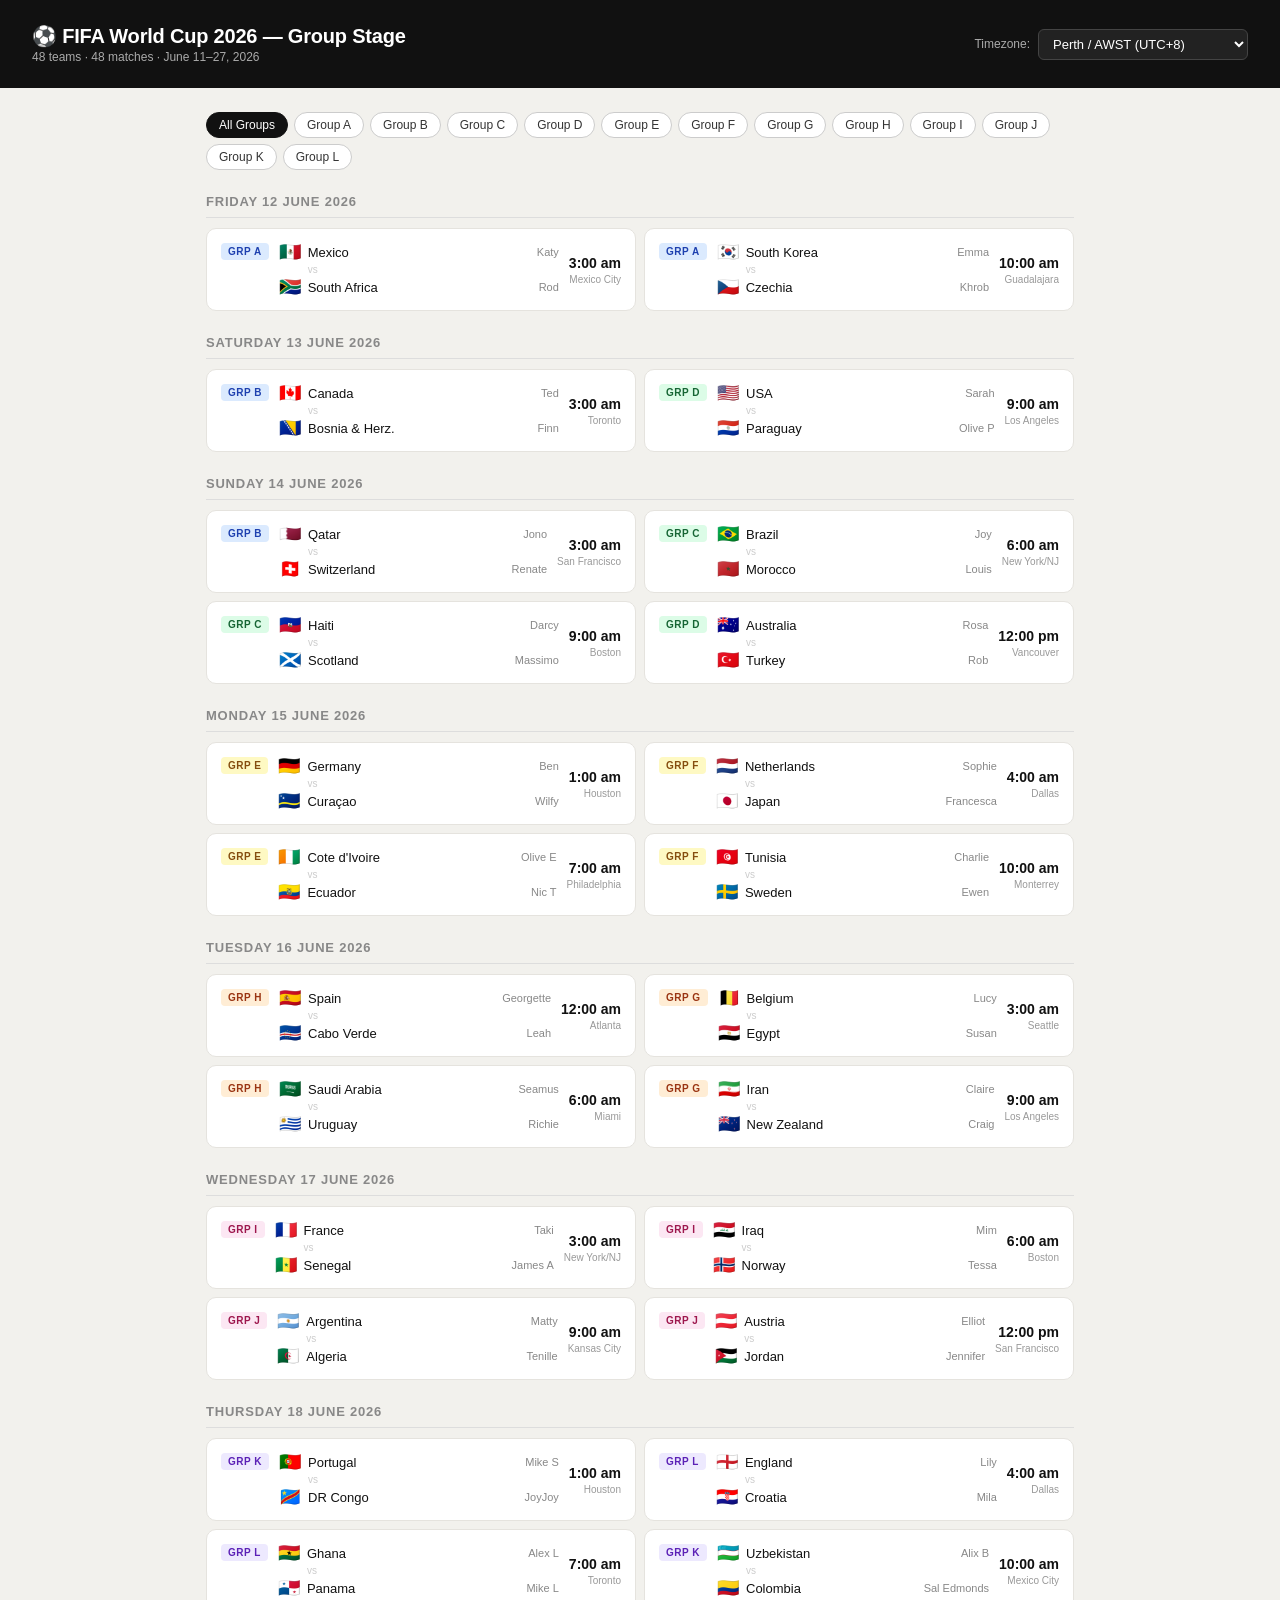
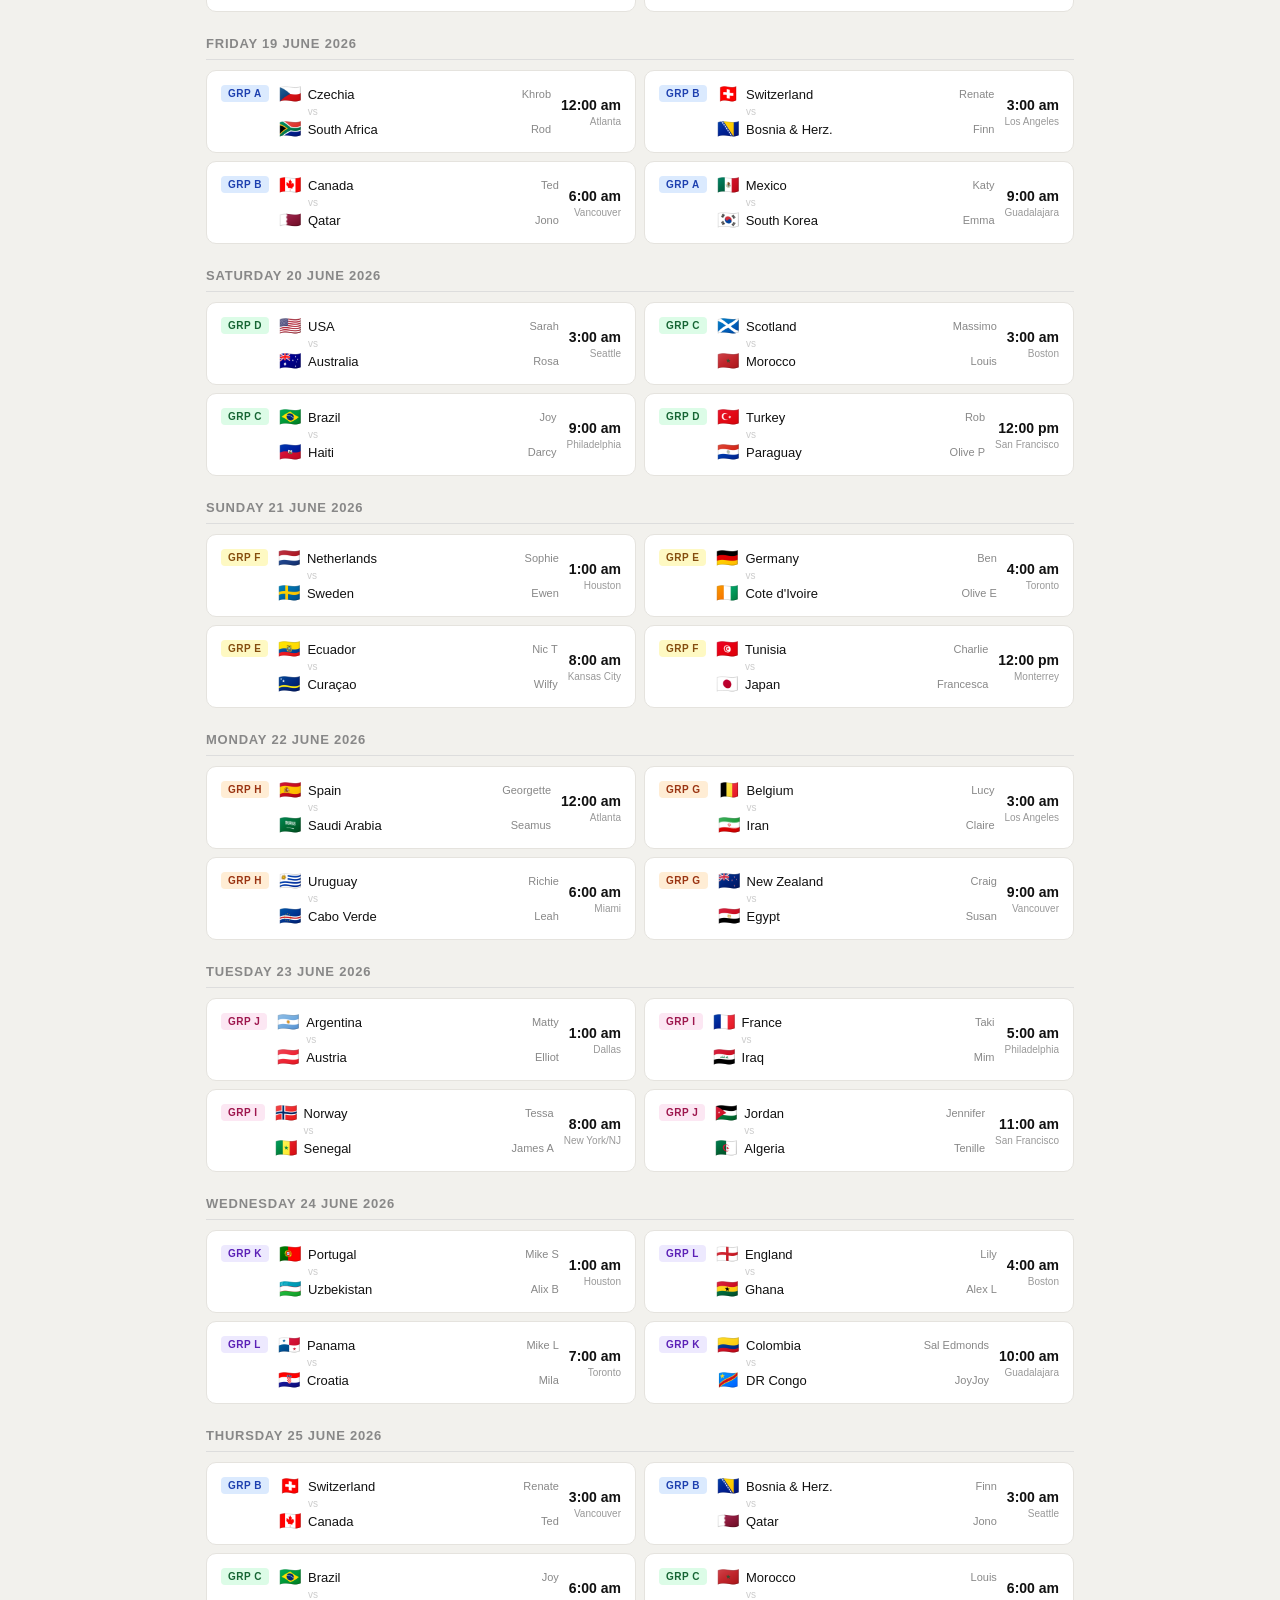
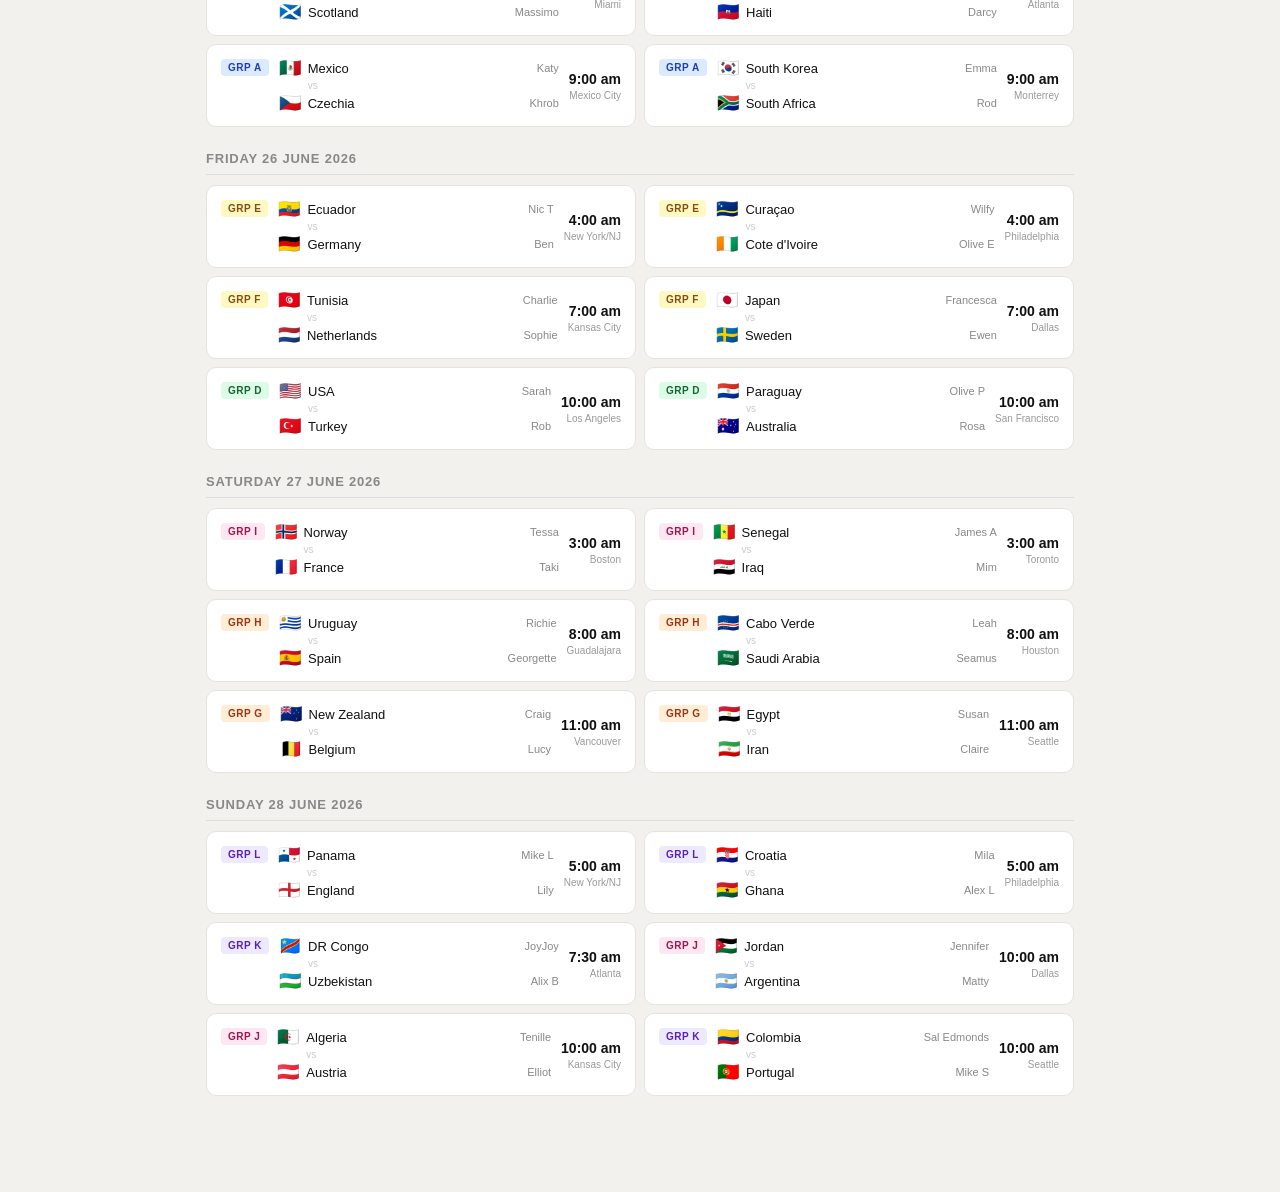
<file: index2.html>
<!DOCTYPE html>
<html lang="en">
<head>
<meta charset="UTF-8">
<meta name="viewport" content="width=device-width, initial-scale=1.0">
<title>FIFA World Cup 2026 — Group Stage Schedule</title>
<style>
  * { box-sizing: border-box; margin: 0; padding: 0; }

  body {
    font-family: -apple-system, BlinkMacSystemFont, 'Segoe UI', Roboto, sans-serif;
    background: #f2f1ed;
    color: #1a1a1a;
    padding: 0 0 3rem;
  }

  header {
    background: #111;
    color: #fff;
    padding: 1.5rem 2rem;
    display: flex;
    align-items: center;
    justify-content: space-between;
    flex-wrap: wrap;
    gap: 1rem;
    position: sticky;
    top: 0;
    z-index: 100;
  }

  .header-left h1 {
    font-size: 20px;
    font-weight: 600;
    letter-spacing: -0.01em;
  }

  .header-left p {
    font-size: 12px;
    color: #aaa;
    margin-top: 2px;
  }

  .tz-selector {
    display: flex;
    align-items: center;
    gap: 8px;
  }

  .tz-selector label {
    font-size: 12px;
    color: #aaa;
    white-space: nowrap;
  }

  .tz-selector select {
    background: #222;
    color: #fff;
    border: 1px solid #444;
    border-radius: 6px;
    padding: 6px 10px;
    font-size: 13px;
    cursor: pointer;
    outline: none;
  }

  .tz-selector select:hover { border-color: #666; }

  .content { max-width: 900px; margin: 0 auto; padding: 1.5rem 1rem; }

  .group-filter {
    display: flex;
    flex-wrap: wrap;
    gap: 6px;
    margin-bottom: 1.5rem;
  }

  .group-filter button {
    padding: 5px 12px;
    border-radius: 20px;
    border: 1px solid #ccc;
    background: #fff;
    font-size: 12px;
    font-weight: 500;
    cursor: pointer;
    transition: all 0.15s;
    color: #333;
  }

  .group-filter button:hover { border-color: #888; }
  .group-filter button.active { background: #111; color: #fff; border-color: #111; }

  .day-block { margin-bottom: 1.5rem; }

  .day-header {
    font-size: 13px;
    font-weight: 600;
    color: #888;
    text-transform: uppercase;
    letter-spacing: 0.06em;
    padding: 0 0 8px;
    border-bottom: 1px solid #ddd;
    margin-bottom: 10px;
  }

  .matches-grid {
    display: grid;
    grid-template-columns: repeat(auto-fill, minmax(400px, 1fr));
    gap: 8px;
  }

  .match-card {
    background: #fff;
    border-radius: 10px;
    border: 1px solid #e5e3de;
    padding: 12px 14px;
    display: flex;
    align-items: center;
    gap: 10px;
    transition: border-color 0.15s;
  }

  .match-card:hover { border-color: #bbb; }

  .match-group-badge {
    font-size: 10px;
    font-weight: 600;
    letter-spacing: 0.05em;
    padding: 3px 7px;
    border-radius: 4px;
    white-space: nowrap;
    flex-shrink: 0;
    align-self: flex-start;
    margin-top: 2px;
  }

  .badge-a { background: #dbeafe; color: #1e40af; }
  .badge-b { background: #dbeafe; color: #1e40af; }
  .badge-c { background: #dcfce7; color: #166534; }
  .badge-d { background: #dcfce7; color: #166534; }
  .badge-e { background: #fef9c3; color: #854d0e; }
  .badge-f { background: #fef9c3; color: #854d0e; }
  .badge-g { background: #ffedd5; color: #9a3412; }
  .badge-h { background: #ffedd5; color: #9a3412; }
  .badge-i { background: #fce7f3; color: #9d174d; }
  .badge-j { background: #fce7f3; color: #9d174d; }
  .badge-k { background: #ede9fe; color: #5b21b6; }
  .badge-l { background: #ede9fe; color: #5b21b6; }

  .match-teams {
    flex: 1;
    min-width: 0;
  }

  .team-row-m {
    display: flex;
    align-items: center;
    gap: 7px;
    padding: 2px 0;
  }

  .team-flag { font-size: 18px; line-height: 1; width: 22px; flex-shrink: 0; }
  .team-name { font-size: 13px; font-weight: 500; color: #111; }
  .team-person { font-size: 11px; color: #888; margin-left: auto; white-space: nowrap; padding-left: 6px; }

  .vs-divider {
    font-size: 10px;
    color: #ccc;
    padding: 1px 0 1px 29px;
  }

  .match-meta {
    text-align: right;
    flex-shrink: 0;
  }

  .match-time {
    font-size: 14px;
    font-weight: 600;
    color: #111;
    white-space: nowrap;
  }

  .match-venue {
    font-size: 10px;
    color: #999;
    margin-top: 3px;
    white-space: nowrap;
  }

  .hidden { display: none !important; }

  .no-matches {
    font-size: 14px;
    color: #999;
    text-align: center;
    padding: 3rem;
    display: none;
  }

  @media (max-width: 500px) {
    header { padding: 1rem; }
    .matches-grid { grid-template-columns: 1fr; }
    .match-venue { display: none; }
  }
</style>
</head>
<body>

<header>
  <div class="header-left">
    <h1>⚽ FIFA World Cup 2026 — Group Stage</h1>
    <p>48 teams · 48 matches · June 11–27, 2026</p>
  </div>
  <div class="tz-selector">
    <label>Timezone:</label>
    <select id="tzSelect" onchange="renderTimes()">
      <option value="Australia/Perth">Perth / AWST (UTC+8)</option>
      <option value="Australia/Adelaide">Adelaide / ACST (UTC+9:30)</option>
      <option value="Australia/Sydney">Sydney / AEST (UTC+10)</option>
      <option value="Australia/Lord_Howe">Lord Howe (UTC+10:30)</option>
      <option value="Pacific/Auckland">Auckland / NZST (UTC+12)</option>
      <option value="Asia/Tokyo">Tokyo / JST (UTC+9)</option>
      <option value="Asia/Singapore">Singapore / SGT (UTC+8)</option>
      <option value="Asia/Dubai">Dubai / GST (UTC+4)</option>
      <option value="Europe/London">London / BST (UTC+1)</option>
      <option value="Europe/Paris">Paris / CEST (UTC+2)</option>
      <option value="America/New_York">New York / ET</option>
      <option value="America/Chicago">Chicago / CT</option>
      <option value="America/Denver">Denver / MT</option>
      <option value="America/Los_Angeles">Los Angeles / PT</option>
      <option value="America/Sao_Paulo">São Paulo / BRT (UTC-3)</option>
      <option value="UTC">UTC</option>
    </select>
  </div>
</header>

<div class="content">

  <div class="group-filter">
    <button class="active" data-group="all" onclick="filterGroup(this)">All Groups</button>
    <button data-group="A" onclick="filterGroup(this)">Group A</button>
    <button data-group="B" onclick="filterGroup(this)">Group B</button>
    <button data-group="C" onclick="filterGroup(this)">Group C</button>
    <button data-group="D" onclick="filterGroup(this)">Group D</button>
    <button data-group="E" onclick="filterGroup(this)">Group E</button>
    <button data-group="F" onclick="filterGroup(this)">Group F</button>
    <button data-group="G" onclick="filterGroup(this)">Group G</button>
    <button data-group="H" onclick="filterGroup(this)">Group H</button>
    <button data-group="I" onclick="filterGroup(this)">Group I</button>
    <button data-group="J" onclick="filterGroup(this)">Group J</button>
    <button data-group="K" onclick="filterGroup(this)">Group K</button>
    <button data-group="L" onclick="filterGroup(this)">Group L</button>
  </div>

  <div id="schedule"></div>
  <div class="no-matches" id="noMatches">No matches for this group on this day.</div>

</div>

<script>
const PEOPLE = {
  "Mexico": "Katy", "South Africa": "Rod", "South Korea": "Emma", "Czechia": "Khrob",
  "Canada": "Ted", "Bosnia & Herz.": "Finn", "Qatar": "Jono", "Switzerland": "Renate",
  "Brazil": "Joy", "Morocco": "Louis", "Haiti": "Darcy", "Scotland": "Massimo",
  "USA": "Sarah", "Paraguay": "Olive P", "Australia": "Rosa", "Turkey": "Rob",
  "Germany": "Ben", "Curaçao": "Wilfy", "Cote d'Ivoire": "Olive E", "Ecuador": "Nic T",
  "Netherlands": "Sophie", "Japan": "Francesca", "Sweden": "Ewen", "Tunisia": "Charlie",
  "Belgium": "Lucy", "Egypt": "Susan", "Iran": "Claire", "New Zealand": "Craig",
  "Spain": "Georgette", "Cabo Verde": "Leah", "Saudi Arabia": "Seamus", "Uruguay": "Richie",
  "France": "Taki", "Senegal": "James A", "Iraq": "Mim", "Norway": "Tessa",
  "Argentina": "Matty", "Algeria": "Tenille", "Austria": "Elliot", "Jordan": "Jennifer",
  "Portugal": "Mike S", "DR Congo": "JoyJoy", "Uzbekistan": "Alix B", "Colombia": "Sal Edmonds",
  "England": "Lily", "Croatia": "Mila", "Ghana": "Alex L", "Panama": "Mike L"
};

const FLAGS = {
  "Mexico":"🇲🇽","South Africa":"🇿🇦","South Korea":"🇰🇷","Czechia":"🇨🇿",
  "Canada":"🇨🇦","Bosnia & Herz.":"🇧🇦","Qatar":"🇶🇦","Switzerland":"🇨🇭",
  "Brazil":"🇧🇷","Morocco":"🇲🇦","Haiti":"🇭🇹","Scotland":"🏴󠁧󠁢󠁳󠁣󠁴󠁿",
  "USA":"🇺🇸","Paraguay":"🇵🇾","Australia":"🇦🇺","Turkey":"🇹🇷",
  "Germany":"🇩🇪","Curaçao":"🇨🇼","Cote d'Ivoire":"🇨🇮","Ecuador":"🇪🇨",
  "Netherlands":"🇳🇱","Japan":"🇯🇵","Sweden":"🇸🇪","Tunisia":"🇹🇳",
  "Belgium":"🇧🇪","Egypt":"🇪🇬","Iran":"🇮🇷","New Zealand":"🇳🇿",
  "Spain":"🇪🇸","Cabo Verde":"🇨🇻","Saudi Arabia":"🇸🇦","Uruguay":"🇺🇾",
  "France":"🇫🇷","Senegal":"🇸🇳","Iraq":"🇮🇶","Norway":"🇳🇴",
  "Argentina":"🇦🇷","Algeria":"🇩🇿","Austria":"🇦🇹","Jordan":"🇯🇴",
  "Portugal":"🇵🇹","DR Congo":"🇨🇩","Uzbekistan":"🇺🇿","Colombia":"🇨🇴",
  "England":"🏴󠁧󠁢󠁥󠁮󠁧󠁿","Croatia":"🇭🇷","Ghana":"🇬🇭","Panama":"🇵🇦"
};

// All times stored as UTC ISO strings
// ET = UTC-4 during summer (EDT)
function et(dateStr, h, m) {
  // dateStr = "2026-06-11", h/m in ET (UTC-4)
  const utcH = h + 4;
  const d = new Date(Date.UTC(2026, parseInt(dateStr.split('-')[1])-1, parseInt(dateStr.split('-')[2]), utcH, m || 0));
  return d;
}

const MATCHES = [
  // June 11
  { utc: et("2026-06-11", 15, 0),  group:"A", t1:"Mexico",       t2:"South Africa",  venue:"Mexico City" },
  { utc: et("2026-06-11", 22, 0),  group:"A", t1:"South Korea",  t2:"Czechia",       venue:"Guadalajara" },
  // June 12
  { utc: et("2026-06-12", 15, 0),  group:"B", t1:"Canada",       t2:"Bosnia & Herz.", venue:"Toronto" },
  { utc: et("2026-06-12", 21, 0),  group:"D", t1:"USA",          t2:"Paraguay",      venue:"Los Angeles" },
  // June 13
  { utc: et("2026-06-13", 15, 0),  group:"B", t1:"Qatar",        t2:"Switzerland",   venue:"San Francisco" },
  { utc: et("2026-06-13", 18, 0),  group:"C", t1:"Brazil",       t2:"Morocco",       venue:"New York/NJ" },
  { utc: et("2026-06-13", 21, 0),  group:"C", t1:"Haiti",        t2:"Scotland",      venue:"Boston" },
  { utc: et("2026-06-14",  0, 0),  group:"D", t1:"Australia",    t2:"Turkey",        venue:"Vancouver" },
  // June 14
  { utc: et("2026-06-14", 13, 0),  group:"E", t1:"Germany",      t2:"Curaçao",       venue:"Houston" },
  { utc: et("2026-06-14", 16, 0),  group:"F", t1:"Netherlands",  t2:"Japan",         venue:"Dallas" },
  { utc: et("2026-06-14", 19, 0),  group:"E", t1:"Cote d'Ivoire",t2:"Ecuador",       venue:"Philadelphia" },
  { utc: et("2026-06-14", 22, 0),  group:"F", t1:"Tunisia",      t2:"Sweden",        venue:"Monterrey" },
  // June 15
  { utc: et("2026-06-15", 12, 0),  group:"H", t1:"Spain",        t2:"Cabo Verde",    venue:"Atlanta" },
  { utc: et("2026-06-15", 15, 0),  group:"G", t1:"Belgium",      t2:"Egypt",         venue:"Seattle" },
  { utc: et("2026-06-15", 18, 0),  group:"H", t1:"Saudi Arabia", t2:"Uruguay",       venue:"Miami" },
  { utc: et("2026-06-15", 21, 0),  group:"G", t1:"Iran",         t2:"New Zealand",   venue:"Los Angeles" },
  // June 16
  { utc: et("2026-06-16", 15, 0),  group:"I", t1:"France",       t2:"Senegal",       venue:"New York/NJ" },
  { utc: et("2026-06-16", 18, 0),  group:"I", t1:"Iraq",         t2:"Norway",        venue:"Boston" },
  { utc: et("2026-06-16", 21, 0),  group:"J", t1:"Argentina",    t2:"Algeria",       venue:"Kansas City" },
  { utc: et("2026-06-17",  0, 0),  group:"J", t1:"Austria",      t2:"Jordan",        venue:"San Francisco" },
  // June 17
  { utc: et("2026-06-17", 13, 0),  group:"K", t1:"Portugal",     t2:"DR Congo",      venue:"Houston" },
  { utc: et("2026-06-17", 16, 0),  group:"L", t1:"England",      t2:"Croatia",       venue:"Dallas" },
  { utc: et("2026-06-17", 19, 0),  group:"L", t1:"Ghana",        t2:"Panama",        venue:"Toronto" },
  { utc: et("2026-06-17", 22, 0),  group:"K", t1:"Uzbekistan",   t2:"Colombia",      venue:"Mexico City" },
  // June 18
  { utc: et("2026-06-18", 12, 0),  group:"A", t1:"Czechia",      t2:"South Africa",  venue:"Atlanta" },
  { utc: et("2026-06-18", 15, 0),  group:"B", t1:"Switzerland",  t2:"Bosnia & Herz.", venue:"Los Angeles" },
  { utc: et("2026-06-18", 18, 0),  group:"B", t1:"Canada",       t2:"Qatar",         venue:"Vancouver" },
  { utc: et("2026-06-18", 21, 0),  group:"A", t1:"Mexico",       t2:"South Korea",   venue:"Guadalajara" },
  // June 19
  { utc: et("2026-06-19", 15, 0),  group:"D", t1:"USA",          t2:"Australia",     venue:"Seattle" },
  { utc: et("2026-06-19", 15, 0),  group:"C", t1:"Scotland",     t2:"Morocco",       venue:"Boston" },
  { utc: et("2026-06-19", 21, 0),  group:"C", t1:"Brazil",       t2:"Haiti",         venue:"Philadelphia" },
  { utc: et("2026-06-20",  0, 0),  group:"D", t1:"Turkey",       t2:"Paraguay",      venue:"San Francisco" },
  // June 20
  { utc: et("2026-06-20", 13, 0),  group:"F", t1:"Netherlands",  t2:"Sweden",        venue:"Houston" },
  { utc: et("2026-06-20", 16, 0),  group:"E", t1:"Germany",      t2:"Cote d'Ivoire", venue:"Toronto" },
  { utc: et("2026-06-20", 20, 0),  group:"E", t1:"Ecuador",      t2:"Curaçao",       venue:"Kansas City" },
  { utc: et("2026-06-21",  0, 0),  group:"F", t1:"Tunisia",      t2:"Japan",         venue:"Monterrey" },
  // June 21
  { utc: et("2026-06-21", 12, 0),  group:"H", t1:"Spain",        t2:"Saudi Arabia",  venue:"Atlanta" },
  { utc: et("2026-06-21", 15, 0),  group:"G", t1:"Belgium",      t2:"Iran",          venue:"Los Angeles" },
  { utc: et("2026-06-21", 18, 0),  group:"H", t1:"Uruguay",      t2:"Cabo Verde",    venue:"Miami" },
  { utc: et("2026-06-21", 21, 0),  group:"G", t1:"New Zealand",  t2:"Egypt",         venue:"Vancouver" },
  // June 22
  { utc: et("2026-06-22", 13, 0),  group:"J", t1:"Argentina",    t2:"Austria",       venue:"Dallas" },
  { utc: et("2026-06-22", 17, 0),  group:"I", t1:"France",       t2:"Iraq",          venue:"Philadelphia" },
  { utc: et("2026-06-22", 20, 0),  group:"I", t1:"Norway",       t2:"Senegal",       venue:"New York/NJ" },
  { utc: et("2026-06-22", 23, 0),  group:"J", t1:"Jordan",       t2:"Algeria",       venue:"San Francisco" },
  // June 23
  { utc: et("2026-06-23", 13, 0),  group:"K", t1:"Portugal",     t2:"Uzbekistan",    venue:"Houston" },
  { utc: et("2026-06-23", 16, 0),  group:"L", t1:"England",      t2:"Ghana",         venue:"Boston" },
  { utc: et("2026-06-23", 19, 0),  group:"L", t1:"Panama",       t2:"Croatia",       venue:"Toronto" },
  { utc: et("2026-06-23", 22, 0),  group:"K", t1:"Colombia",     t2:"DR Congo",      venue:"Guadalajara" },
  // June 24
  { utc: et("2026-06-24", 15, 0),  group:"B", t1:"Switzerland",  t2:"Canada",        venue:"Vancouver" },
  { utc: et("2026-06-24", 15, 0),  group:"B", t1:"Bosnia & Herz.",t2:"Qatar",        venue:"Seattle" },
  { utc: et("2026-06-24", 18, 0),  group:"C", t1:"Brazil",       t2:"Scotland",      venue:"Miami" },
  { utc: et("2026-06-24", 18, 0),  group:"C", t1:"Morocco",      t2:"Haiti",         venue:"Atlanta" },
  { utc: et("2026-06-24", 21, 0),  group:"A", t1:"Mexico",       t2:"Czechia",       venue:"Mexico City" },
  { utc: et("2026-06-24", 21, 0),  group:"A", t1:"South Korea",  t2:"South Africa",  venue:"Monterrey" },
  // June 25
  { utc: et("2026-06-25", 16, 0),  group:"E", t1:"Ecuador",      t2:"Germany",       venue:"New York/NJ" },
  { utc: et("2026-06-25", 16, 0),  group:"E", t1:"Curaçao",      t2:"Cote d'Ivoire", venue:"Philadelphia" },
  { utc: et("2026-06-25", 19, 0),  group:"F", t1:"Tunisia",      t2:"Netherlands",   venue:"Kansas City" },
  { utc: et("2026-06-25", 19, 0),  group:"F", t1:"Japan",        t2:"Sweden",        venue:"Dallas" },
  { utc: et("2026-06-25", 22, 0),  group:"D", t1:"USA",          t2:"Turkey",        venue:"Los Angeles" },
  { utc: et("2026-06-25", 22, 0),  group:"D", t1:"Paraguay",     t2:"Australia",     venue:"San Francisco" },
  // June 26
  { utc: et("2026-06-26", 15, 0),  group:"I", t1:"Norway",       t2:"France",        venue:"Boston" },
  { utc: et("2026-06-26", 15, 0),  group:"I", t1:"Senegal",      t2:"Iraq",          venue:"Toronto" },
  { utc: et("2026-06-26", 20, 0),  group:"H", t1:"Uruguay",      t2:"Spain",         venue:"Guadalajara" },
  { utc: et("2026-06-26", 20, 0),  group:"H", t1:"Cabo Verde",   t2:"Saudi Arabia",  venue:"Houston" },
  { utc: et("2026-06-26", 23, 0),  group:"G", t1:"New Zealand",  t2:"Belgium",       venue:"Vancouver" },
  { utc: et("2026-06-26", 23, 0),  group:"G", t1:"Egypt",        t2:"Iran",          venue:"Seattle" },
  // June 27
  { utc: et("2026-06-27", 17, 0),  group:"L", t1:"Panama",       t2:"England",       venue:"New York/NJ" },
  { utc: et("2026-06-27", 17, 0),  group:"L", t1:"Croatia",      t2:"Ghana",         venue:"Philadelphia" },
  { utc: et("2026-06-27", 19, 30), group:"K", t1:"DR Congo",     t2:"Uzbekistan",    venue:"Atlanta" },
  { utc: et("2026-06-27", 22, 0),  group:"J", t1:"Jordan",       t2:"Argentina",     venue:"Dallas" },
  { utc: et("2026-06-27", 22, 0),  group:"J", t1:"Algeria",      t2:"Austria",       venue:"Kansas City" },
  { utc: et("2026-06-27", 22, 0),  group:"K", t1:"Colombia",     t2:"Portugal",      venue:"Seattle" },
];

let currentGroup = "all";

function formatTime(utcDate, tz) {
  try {
    return utcDate.toLocaleString('en-AU', {
      timeZone: tz,
      weekday: 'short',
      month: 'short',
      day: 'numeric',
      hour: 'numeric',
      minute: '2-digit',
      hour12: true
    });
  } catch(e) {
    return utcDate.toUTCString();
  }
}

function getLocalDateKey(utcDate, tz) {
  try {
    return utcDate.toLocaleDateString('en-AU', { timeZone: tz, year:'numeric', month:'2-digit', day:'2-digit' });
  } catch(e) {
    return utcDate.toISOString().split('T')[0];
  }
}

function getLocalDateLabel(utcDate, tz) {
  try {
    return utcDate.toLocaleDateString('en-AU', {
      timeZone: tz,
      weekday: 'long',
      day: 'numeric',
      month: 'long',
      year: 'numeric'
    });
  } catch(e) {
    return utcDate.toDateString();
  }
}

function renderTimes() {
  const tz = document.getElementById('tzSelect').value;
  const schedule = document.getElementById('schedule');

  const filtered = currentGroup === "all"
    ? MATCHES
    : MATCHES.filter(m => m.group === currentGroup);

  // Group by local date
  const byDay = {};
  const dayOrder = [];
  filtered.forEach(m => {
    const key = getLocalDateKey(m.utc, tz);
    if (!byDay[key]) { byDay[key] = []; dayOrder.push(key); }
    byDay[key].push(m);
  });

  // Deduplicate day order
  const seen = new Set();
  const uniqDays = dayOrder.filter(d => { if(seen.has(d)) return false; seen.add(d); return true; });

  let html = '';
  uniqDays.forEach(dayKey => {
    const matches = byDay[dayKey];
    const label = getLocalDateLabel(matches[0].utc, tz);
    html += `<div class="day-block">`;
    html += `<div class="day-header">${label}</div>`;
    html += `<div class="matches-grid">`;
    matches.forEach(m => {
      const timeStr = m.utc.toLocaleTimeString('en-AU', { timeZone: tz, hour: 'numeric', minute: '2-digit', hour12: true });
      html += `
        <div class="match-card" data-group="${m.group}">
          <span class="match-group-badge badge-${m.group.toLowerCase()}">GRP ${m.group}</span>
          <div class="match-teams">
            <div class="team-row-m">
              <span class="team-flag">${FLAGS[m.t1]||'🏳'}</span>
              <span class="team-name">${m.t1}</span>
              <span class="team-person">${PEOPLE[m.t1]||''}</span>
            </div>
            <div class="vs-divider">vs</div>
            <div class="team-row-m">
              <span class="team-flag">${FLAGS[m.t2]||'🏳'}</span>
              <span class="team-name">${m.t2}</span>
              <span class="team-person">${PEOPLE[m.t2]||''}</span>
            </div>
          </div>
          <div class="match-meta">
            <div class="match-time">${timeStr}</div>
            <div class="match-venue">${m.venue}</div>
          </div>
        </div>`;
    });
    html += `</div></div>`;
  });

  schedule.innerHTML = html || '';
  document.getElementById('noMatches').style.display = filtered.length === 0 ? 'block' : 'none';
}

function filterGroup(btn) {
  document.querySelectorAll('.group-filter button').forEach(b => b.classList.remove('active'));
  btn.classList.add('active');
  currentGroup = btn.dataset.group;
  renderTimes();
}

// Auto-select Perth as default
renderTimes();
</script>
</body>
</html>
</file>
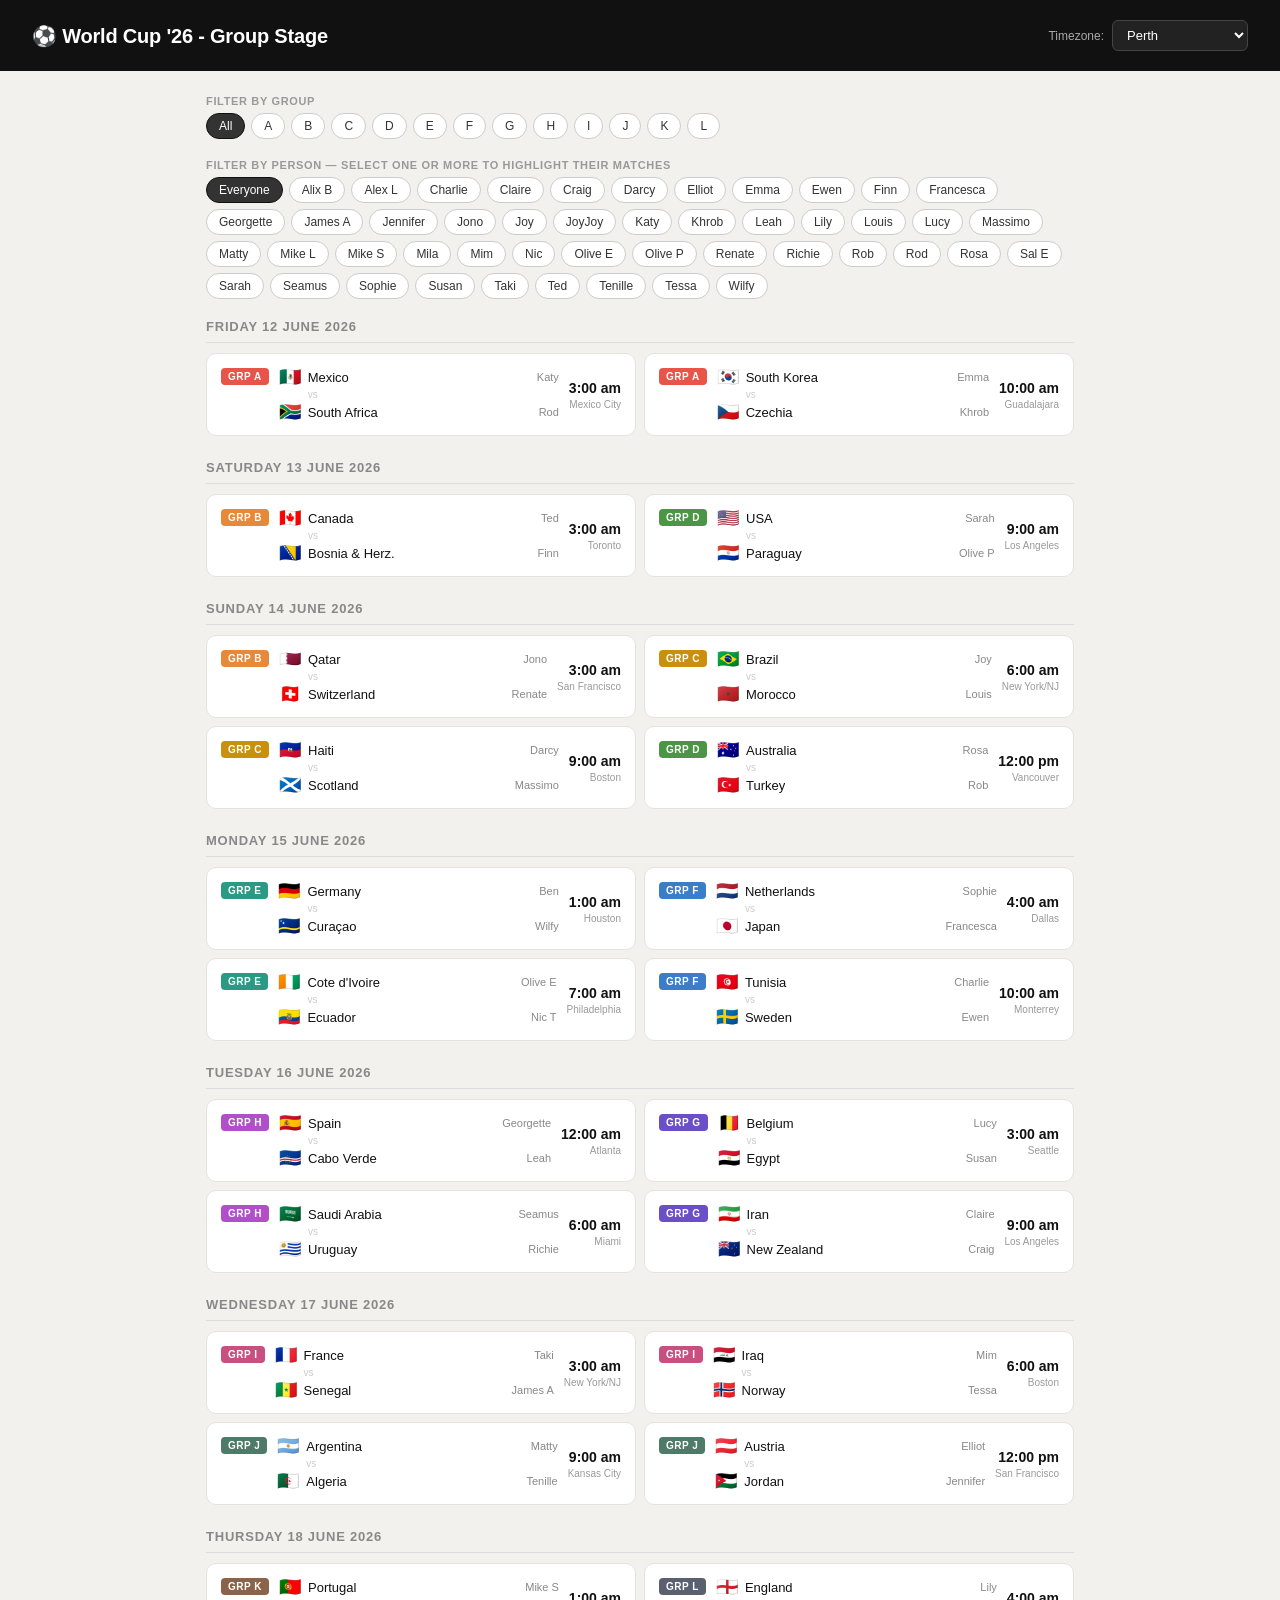
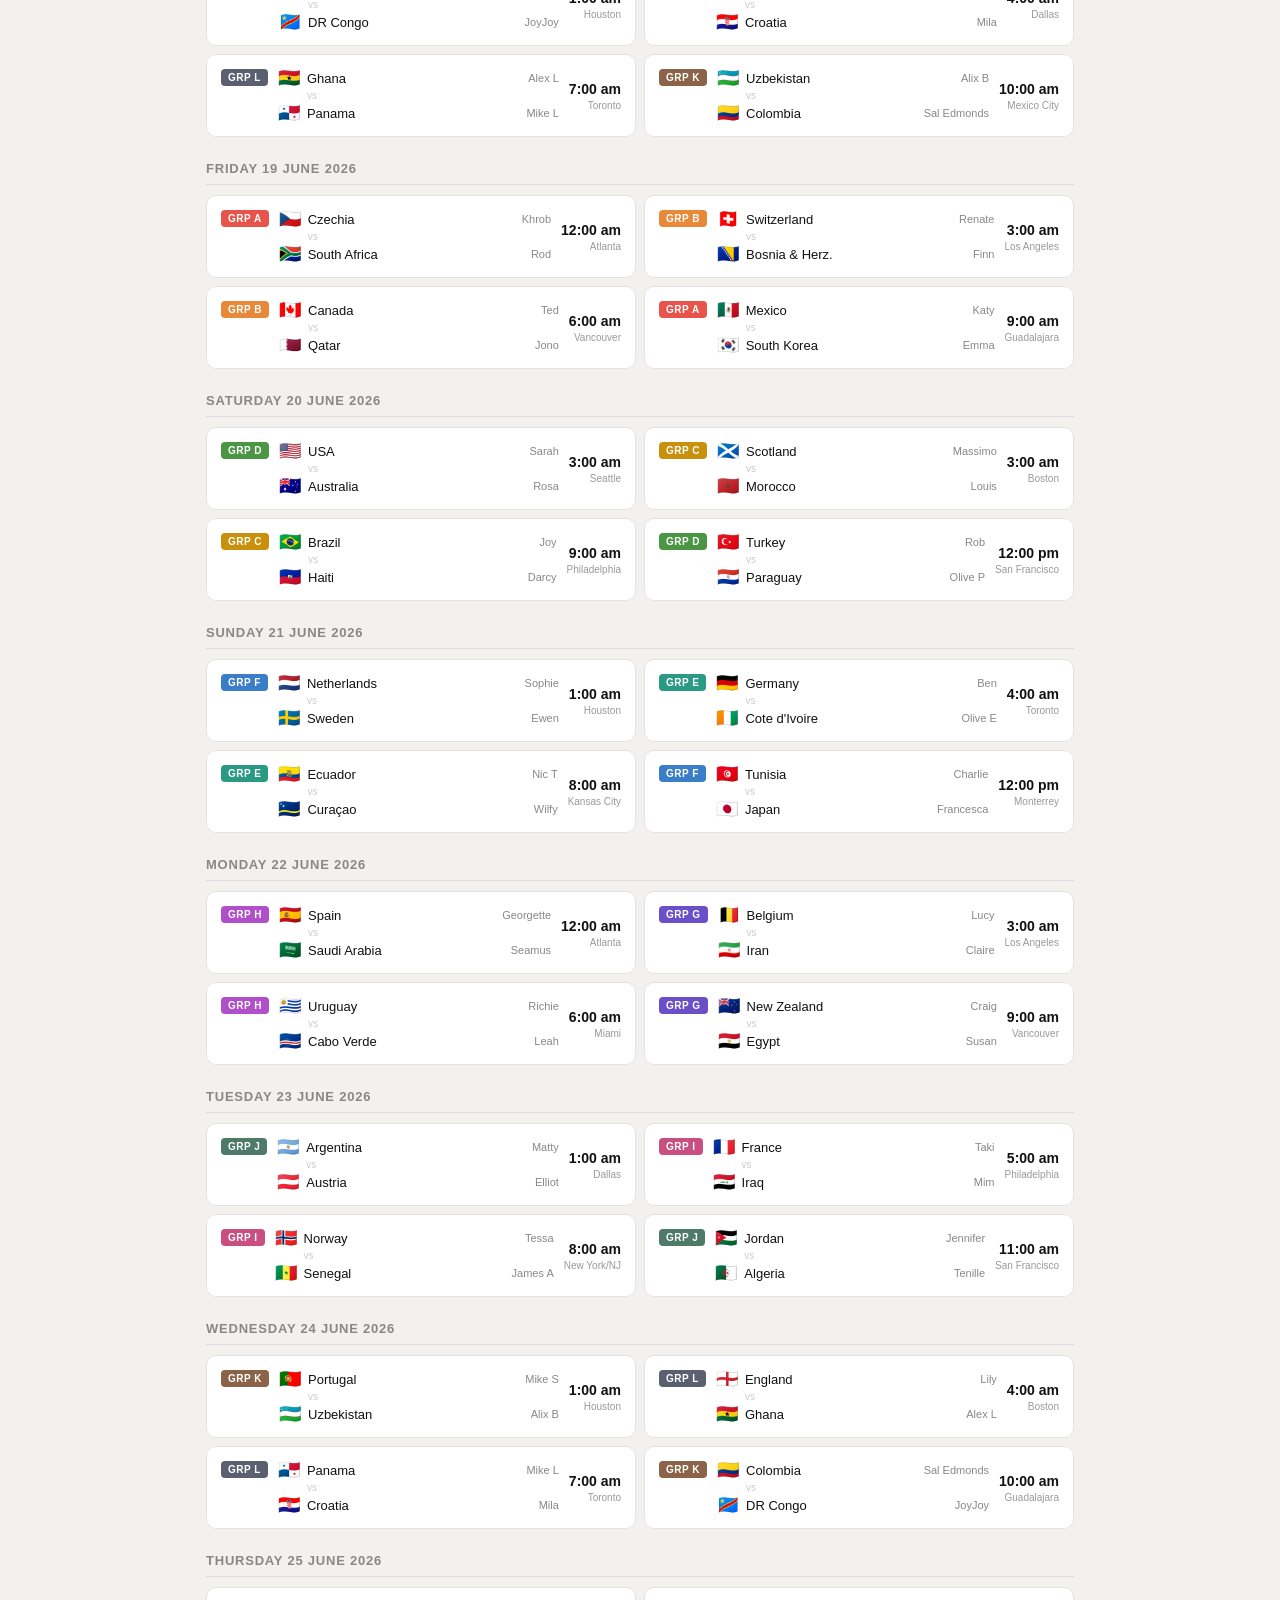
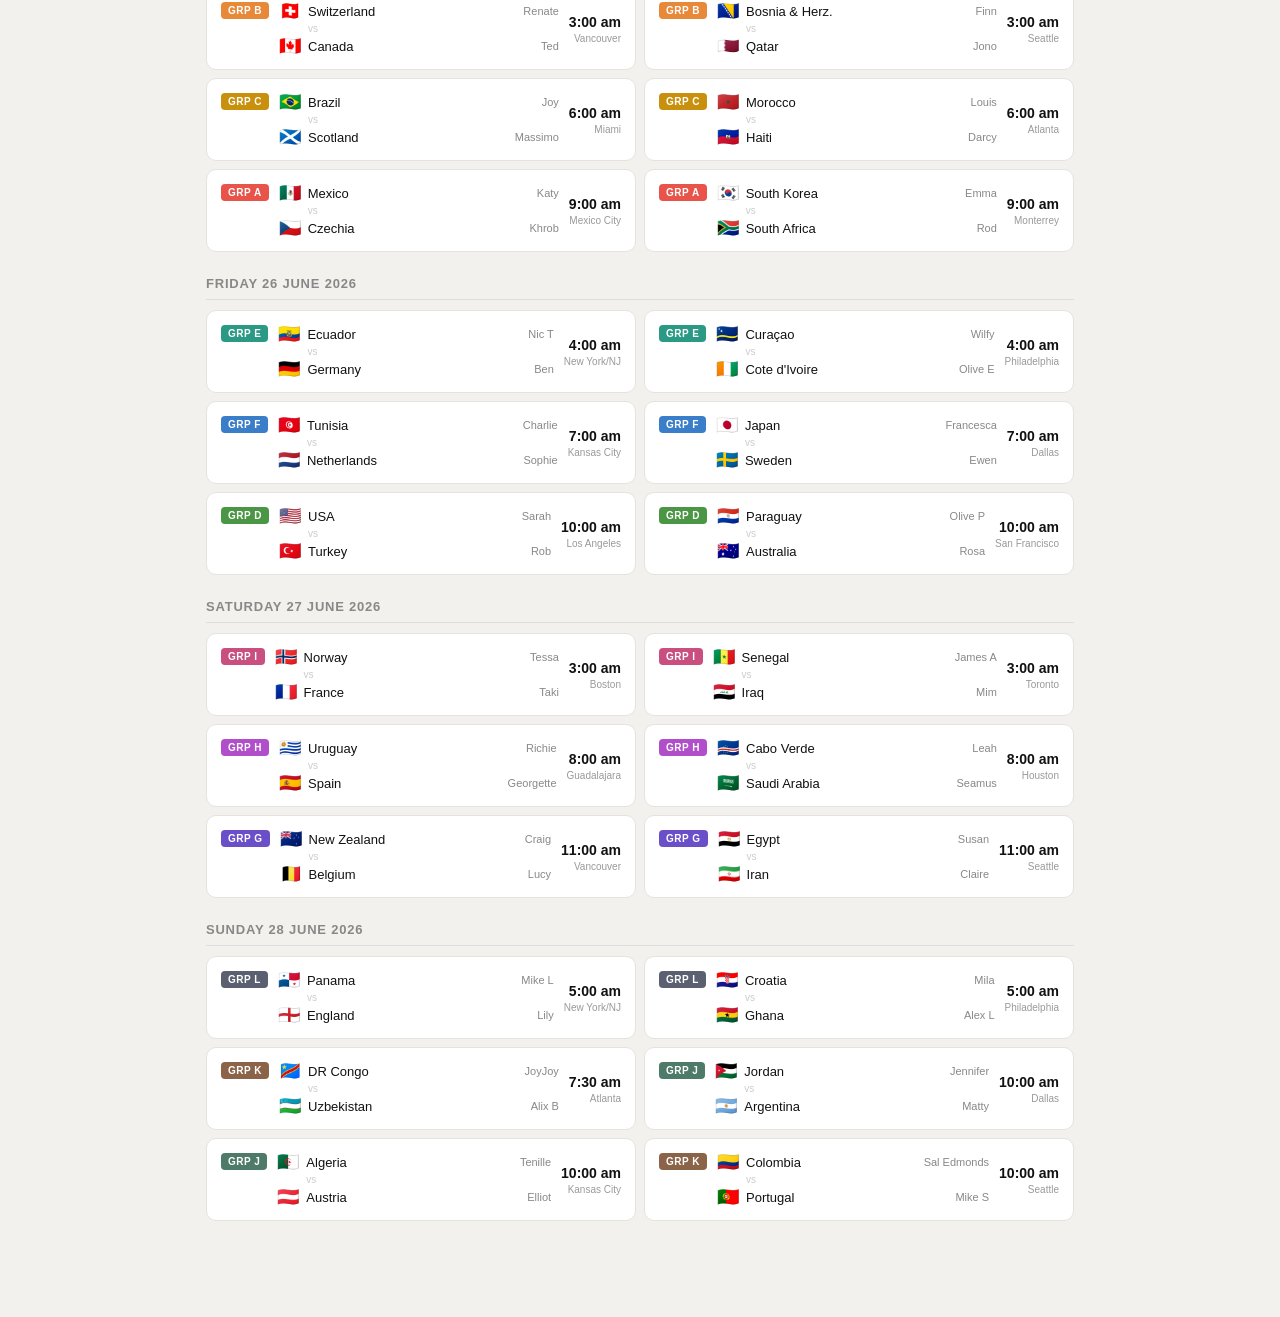
<file: index3.html>
<!DOCTYPE html>
<html lang="en">
<head>
<meta charset="UTF-8">
<meta name="viewport" content="width=device-width, initial-scale=1.0">
<title>FIFA World Cup 2026 — Group Stage Schedule</title>
<style>
  * { box-sizing: border-box; margin: 0; padding: 0; }

  body {
    font-family: -apple-system, BlinkMacSystemFont, 'Segoe UI', Roboto, sans-serif;
    background: #f2f1ed;
    color: #1a1a1a;
    padding: 0 0 3rem;
  }

  header {
    background: #111;
    color: #fff;
    padding: 1.25rem 2rem;
    display: flex;
    align-items: center;
    justify-content: space-between;
    flex-wrap: wrap;
    gap: 1rem;
    position: sticky;
    top: 0;
    z-index: 100;
  }

  .header-left h1 { font-size: 20px; font-weight: 600; letter-spacing: -0.01em; }
  .header-left p { font-size: 12px; color: #aaa; margin-top: 2px; }

  .tz-selector { display: flex; align-items: center; gap: 8px; }
  .tz-selector label { font-size: 12px; color: #aaa; white-space: nowrap; }
  .tz-selector select {
    background: #222; color: #fff; border: 1px solid #444;
    border-radius: 6px; padding: 6px 10px; font-size: 13px; cursor: pointer; outline: none;
  }
  .tz-selector select:hover { border-color: #666; }

  .content { max-width: 900px; margin: 0 auto; padding: 1.5rem 1rem; }

  .filter-section { margin-bottom: 1rem; }
  .filter-label {
    font-size: 11px; font-weight: 600; color: #999; text-transform: uppercase;
    letter-spacing: 0.06em; margin-bottom: 6px;
  }

  .pill-filter {
    display: flex; flex-wrap: wrap; gap: 6px; margin-bottom: 1.25rem;
  }

  .pill-filter button {
    padding: 5px 12px; border-radius: 20px; border: 1px solid #ccc;
    background: #fff; font-size: 12px; font-weight: 500; cursor: pointer;
    transition: all 0.15s; color: #333;
  }
  .pill-filter button:hover { border-color: #888; }
  .pill-filter button.active { background: #333; color: #fff; border-color: #111; }

  /* Person filter uses accent colour when active */
  .person-filter button.active {
    background: #333; color: #fff; border-color: #111;
  }

  .day-block { margin-bottom: 1.5rem; }
  .day-header {
    font-size: 13px; font-weight: 600; color: #888; text-transform: uppercase;
    letter-spacing: 0.06em; padding: 0 0 8px; border-bottom: 1px solid #ddd; margin-bottom: 10px;
  }

  .matches-grid {
    display: grid;
    grid-template-columns: repeat(auto-fill, minmax(400px, 1fr));
    gap: 8px;
  }

  .match-card {
    background: #fff; border-radius: 10px; border: 1px solid #e5e3de;
    padding: 12px 14px; display: flex; align-items: center; gap: 10px;
    transition: border-color 0.15s;
  }
  .match-card:hover { border-color: #bbb; }

  /* Highlight cards where a selected person is playing */
  .match-card.person-highlight { border-color: #93c5fd; background: #eff6ff; }

  .match-group-badge {
    font-size: 10px; font-weight: 600; letter-spacing: 0.05em; padding: 3px 7px;
    border-radius: 4px; white-space: nowrap; flex-shrink: 0; align-self: flex-start; margin-top: 2px;
  }
  .badge-a { background:#E8534A;color:#FFF; }
  .badge-b { background:#E8893A;color:#FFF; }
  .badge-c { background:#C9900D;color:#FFF; }
  .badge-d { background:#4A9645;color:#FFF; }
  .badge-e { background:#2A9A84;color:#FFF; }
  .badge-f { background:#3A7DC9;color:#FFF; }
  .badge-g { background:#6B4FC9;color:#FFF; }
  .badge-h { background:#B04FC9;color:#FFF; }
  .badge-i { background:#C94F80;color:#FFF; }
  .badge-j { background:#4E7A6A;color:#FFF; }
  .badge-k { background:#8B6348;color:#FFF; }
  .badge-l { background:#5A6070;color:#FFF; }

  .match-teams { flex: 1; min-width: 0; }
  .team-row-m { display: flex; align-items: center; gap: 7px; padding: 2px 0; }
  .team-flag { font-size: 18px; line-height: 1; width: 22px; flex-shrink: 0; }
  .team-name { font-size: 13px; font-weight: 500; color: #111; }
  .team-person {
    font-size: 11px; color: #888; margin-left: auto; white-space: nowrap; padding-left: 6px;
  }
  .team-person.highlighted { color: #1d4ed8; font-weight: 600; }

  .vs-divider { font-size: 10px; color: #ccc; padding: 1px 0 1px 29px; }

  .match-meta { text-align: right; flex-shrink: 0; }
  .match-time { font-size: 14px; font-weight: 600; color: #111; white-space: nowrap; }
  .match-venue { font-size: 10px; color: #999; margin-top: 3px; white-space: nowrap; }

  .no-matches {
    font-size: 14px; color: #999; text-align: center; padding: 3rem; display: none;
  }

  @media (max-width: 500px) {
    header { padding: 1rem; }
    .matches-grid { grid-template-columns: 1fr; }
    .match-venue { display: none; }
  }
</style>
</head>
<body>

<header>
  <div class="header-left">
    <h1>⚽ World Cup '26 - Group Stage</h1> 
  </div>
  <div class="tz-selector">
    <label>Timezone:</label>
    <select id="tzSelect" onchange="renderSchedule()">
      <option value="local">Match local time</option>
      <option value="Australia/Perth" selected>Perth</option>
      <option value="Australia/Melbourne">Melbourne</option>
      <option value="Australia/Hobart">Hobart</option>
      <option value="Europe/Berlin">Germany</option>
      <option value="Europe/Rome">Italy</option>
      <option value="Europe/London">United Kingdom</option>
      <option value="America/Los_Angeles">Los Angeles</option>
      <option value="Europe/Zurich">Switzerland</option>
    </select>
  </div>
</header>

<div class="content">

  <div class="filter-section">
    <div class="filter-label">Filter by group</div>
    <div class="pill-filter group-filter" id="groupFilter">
      <button class="active" data-group="all" onclick="filterGroup(this)">All</button>
      <button data-group="A" onclick="filterGroup(this)">A</button>
      <button data-group="B" onclick="filterGroup(this)">B</button>
      <button data-group="C" onclick="filterGroup(this)">C</button>
      <button data-group="D" onclick="filterGroup(this)">D</button>
      <button data-group="E" onclick="filterGroup(this)">E</button>
      <button data-group="F" onclick="filterGroup(this)">F</button>
      <button data-group="G" onclick="filterGroup(this)">G</button>
      <button data-group="H" onclick="filterGroup(this)">H</button>
      <button data-group="I" onclick="filterGroup(this)">I</button>
      <button data-group="J" onclick="filterGroup(this)">J</button>
      <button data-group="K" onclick="filterGroup(this)">K</button>
      <button data-group="L" onclick="filterGroup(this)">L</button>
    </div>
  </div>

  <div class="filter-section">
    <div class="filter-label">Filter by person — select one or more to highlight their matches</div>
    <div class="pill-filter person-filter" id="personFilter">
      <button class="active" data-person="all" onclick="filterPerson(this)">Everyone</button>
      <button data-person="Alix B" onclick="filterPerson(this)">Alix B</button>
      <button data-person="Alex L" onclick="filterPerson(this)">Alex L</button>
      <button data-person="Charlie" onclick="filterPerson(this)">Charlie</button>
      <button data-person="Claire" onclick="filterPerson(this)">Claire</button>
      <button data-person="Craig" onclick="filterPerson(this)">Craig</button>
      <button data-person="Darcy" onclick="filterPerson(this)">Darcy</button>
      <button data-person="Elliot" onclick="filterPerson(this)">Elliot</button>
      <button data-person="Emma" onclick="filterPerson(this)">Emma</button>
      <button data-person="Ewen" onclick="filterPerson(this)">Ewen</button>
      <button data-person="Finn" onclick="filterPerson(this)">Finn</button>
      <button data-person="Francesca" onclick="filterPerson(this)">Francesca</button>
      <button data-person="Georgette" onclick="filterPerson(this)">Georgette</button>
      <button data-person="James A" onclick="filterPerson(this)">James A</button>
      <button data-person="Jennifer" onclick="filterPerson(this)">Jennifer</button>
      <button data-person="Jono" onclick="filterPerson(this)">Jono</button>
      <button data-person="Joy" onclick="filterPerson(this)">Joy</button>
      <button data-person="JoyJoy" onclick="filterPerson(this)">JoyJoy</button>
      <button data-person="Katy" onclick="filterPerson(this)">Katy</button>
      <button data-person="Khrob" onclick="filterPerson(this)">Khrob</button>
      <button data-person="Leah" onclick="filterPerson(this)">Leah</button>
      <button data-person="Lily" onclick="filterPerson(this)">Lily</button>
      <button data-person="Louis" onclick="filterPerson(this)">Louis</button>
      <button data-person="Lucy" onclick="filterPerson(this)">Lucy</button>
      <button data-person="Massimo" onclick="filterPerson(this)">Massimo</button>
      <button data-person="Matty" onclick="filterPerson(this)">Matty</button>
      <button data-person="Mike L" onclick="filterPerson(this)">Mike L</button>
      <button data-person="Mike S" onclick="filterPerson(this)">Mike S</button>
      <button data-person="Mila" onclick="filterPerson(this)">Mila</button>
      <button data-person="Mim" onclick="filterPerson(this)">Mim</button>
      <button data-person="Nic T" onclick="filterPerson(this)">Nic</button>
      <button data-person="Olive E" onclick="filterPerson(this)">Olive E</button>
      <button data-person="Olive P" onclick="filterPerson(this)">Olive P</button>
      <button data-person="Renate" onclick="filterPerson(this)">Renate</button>
      <button data-person="Richie" onclick="filterPerson(this)">Richie</button>
      <button data-person="Rob" onclick="filterPerson(this)">Rob</button>
      <button data-person="Rod" onclick="filterPerson(this)">Rod</button>
      <button data-person="Rosa" onclick="filterPerson(this)">Rosa</button>
      <button data-person="Sal Edmonds" onclick="filterPerson(this)">Sal E</button>
      <button data-person="Sarah" onclick="filterPerson(this)">Sarah</button>
      <button data-person="Seamus" onclick="filterPerson(this)">Seamus</button>
      <button data-person="Sophie" onclick="filterPerson(this)">Sophie</button>
      <button data-person="Susan" onclick="filterPerson(this)">Susan</button>
      <button data-person="Taki" onclick="filterPerson(this)">Taki</button>
      <button data-person="Ted" onclick="filterPerson(this)">Ted</button>
      <button data-person="Tenille" onclick="filterPerson(this)">Tenille</button>
      <button data-person="Tessa" onclick="filterPerson(this)">Tessa</button>
      <button data-person="Wilfy" onclick="filterPerson(this)">Wilfy</button>
    </div>
  </div>

  <div id="schedule"></div>
  <div class="no-matches" id="noMatches">No matches found for the current filters.</div>

</div>

<script>
const PEOPLE = {
  "Mexico":"Katy","South Africa":"Rod","South Korea":"Emma","Czechia":"Khrob",
  "Canada":"Ted","Bosnia & Herz.":"Finn","Qatar":"Jono","Switzerland":"Renate",
  "Brazil":"Joy","Morocco":"Louis","Haiti":"Darcy","Scotland":"Massimo",
  "USA":"Sarah","Paraguay":"Olive P","Australia":"Rosa","Turkey":"Rob",
  "Germany":"Ben","Curaçao":"Wilfy","Cote d'Ivoire":"Olive E","Ecuador":"Nic T",
  "Netherlands":"Sophie","Japan":"Francesca","Sweden":"Ewen","Tunisia":"Charlie",
  "Belgium":"Lucy","Egypt":"Susan","Iran":"Claire","New Zealand":"Craig",
  "Spain":"Georgette","Cabo Verde":"Leah","Saudi Arabia":"Seamus","Uruguay":"Richie",
  "France":"Taki","Senegal":"James A","Iraq":"Mim","Norway":"Tessa",
  "Argentina":"Matty","Algeria":"Tenille","Austria":"Elliot","Jordan":"Jennifer",
  "Portugal":"Mike S","DR Congo":"JoyJoy","Uzbekistan":"Alix B","Colombia":"Sal Edmonds",
  "England":"Lily","Croatia":"Mila","Ghana":"Alex L","Panama":"Mike L"
};

const FLAGS = {
  "Mexico":"🇲🇽","South Africa":"🇿🇦","South Korea":"🇰🇷","Czechia":"🇨🇿",
  "Canada":"🇨🇦","Bosnia & Herz.":"🇧🇦","Qatar":"🇶🇦","Switzerland":"🇨🇭",
  "Brazil":"🇧🇷","Morocco":"🇲🇦","Haiti":"🇭🇹","Scotland":"🏴󠁧󠁢󠁳󠁣󠁴󠁿",
  "USA":"🇺🇸","Paraguay":"🇵🇾","Australia":"🇦🇺","Turkey":"🇹🇷",
  "Germany":"🇩🇪","Curaçao":"🇨🇼","Cote d'Ivoire":"🇨🇮","Ecuador":"🇪🇨",
  "Netherlands":"🇳🇱","Japan":"🇯🇵","Sweden":"🇸🇪","Tunisia":"🇹🇳",
  "Belgium":"🇧🇪","Egypt":"🇪🇬","Iran":"🇮🇷","New Zealand":"🇳🇿",
  "Spain":"🇪🇸","Cabo Verde":"🇨🇻","Saudi Arabia":"🇸🇦","Uruguay":"🇺🇾",
  "France":"🇫🇷","Senegal":"🇸🇳","Iraq":"🇮🇶","Norway":"🇳🇴",
  "Argentina":"🇦🇷","Algeria":"🇩🇿","Austria":"🇦🇹","Jordan":"🇯🇴",
  "Portugal":"🇵🇹","DR Congo":"🇨🇩","Uzbekistan":"🇺🇿","Colombia":"🇨🇴",
  "England":"🏴󠁧󠁢󠁥󠁮󠁧󠁿","Croatia":"🇭🇷","Ghana":"🇬🇭","Panama":"🇵🇦"
};

// Venue -> IANA tz for "match local time" mode
const VENUE_TZ = {
  "Mexico City":   "America/Mexico_City",
  "Guadalajara":   "America/Mexico_City",
  "Monterrey":     "America/Monterrey",
  "Toronto":       "America/Toronto",
  "Vancouver":     "America/Vancouver",
  "New York/NJ":   "America/New_York",
  "Boston":        "America/New_York",
  "Philadelphia":  "America/New_York",
  "Atlanta":       "America/New_York",
  "Miami":         "America/New_York",
  "Kansas City":   "America/Chicago",
  "Houston":       "America/Chicago",
  "Dallas":        "America/Chicago",
  "Seattle":       "America/Los_Angeles",
  "Los Angeles":   "America/Los_Angeles",
  "San Francisco": "America/Los_Angeles",
};

// Store UTC times as ms since epoch
function etMs(dateStr, h, m) {
  const utcH = h + 4; // ET = UTC-4 in June
  return Date.UTC(2026, parseInt(dateStr.split('-')[1])-1, parseInt(dateStr.split('-')[2]), utcH, m||0);
}

const MATCHES = [
  // June 11
  { ms:etMs("2026-06-11",15,0),  group:"A", t1:"Mexico",        t2:"South Africa",  venue:"Mexico City" },
  { ms:etMs("2026-06-11",22,0),  group:"A", t1:"South Korea",   t2:"Czechia",       venue:"Guadalajara" },
  // June 12
  { ms:etMs("2026-06-12",15,0),  group:"B", t1:"Canada",        t2:"Bosnia & Herz.", venue:"Toronto" },
  { ms:etMs("2026-06-12",21,0),  group:"D", t1:"USA",           t2:"Paraguay",      venue:"Los Angeles" },
  // June 13
  { ms:etMs("2026-06-13",15,0),  group:"B", t1:"Qatar",         t2:"Switzerland",   venue:"San Francisco" },
  { ms:etMs("2026-06-13",18,0),  group:"C", t1:"Brazil",        t2:"Morocco",       venue:"New York/NJ" },
  { ms:etMs("2026-06-13",21,0),  group:"C", t1:"Haiti",         t2:"Scotland",      venue:"Boston" },
  { ms:etMs("2026-06-14", 0,0),  group:"D", t1:"Australia",     t2:"Turkey",        venue:"Vancouver" },
  // June 14
  { ms:etMs("2026-06-14",13,0),  group:"E", t1:"Germany",       t2:"Curaçao",       venue:"Houston" },
  { ms:etMs("2026-06-14",16,0),  group:"F", t1:"Netherlands",   t2:"Japan",         venue:"Dallas" },
  { ms:etMs("2026-06-14",19,0),  group:"E", t1:"Cote d'Ivoire", t2:"Ecuador",       venue:"Philadelphia" },
  { ms:etMs("2026-06-14",22,0),  group:"F", t1:"Tunisia",       t2:"Sweden",        venue:"Monterrey" },
  // June 15
  { ms:etMs("2026-06-15",12,0),  group:"H", t1:"Spain",         t2:"Cabo Verde",    venue:"Atlanta" },
  { ms:etMs("2026-06-15",15,0),  group:"G", t1:"Belgium",       t2:"Egypt",         venue:"Seattle" },
  { ms:etMs("2026-06-15",18,0),  group:"H", t1:"Saudi Arabia",  t2:"Uruguay",       venue:"Miami" },
  { ms:etMs("2026-06-15",21,0),  group:"G", t1:"Iran",          t2:"New Zealand",   venue:"Los Angeles" },
  // June 16
  { ms:etMs("2026-06-16",15,0),  group:"I", t1:"France",        t2:"Senegal",       venue:"New York/NJ" },
  { ms:etMs("2026-06-16",18,0),  group:"I", t1:"Iraq",          t2:"Norway",        venue:"Boston" },
  { ms:etMs("2026-06-16",21,0),  group:"J", t1:"Argentina",     t2:"Algeria",       venue:"Kansas City" },
  { ms:etMs("2026-06-17", 0,0),  group:"J", t1:"Austria",       t2:"Jordan",        venue:"San Francisco" },
  // June 17
  { ms:etMs("2026-06-17",13,0),  group:"K", t1:"Portugal",      t2:"DR Congo",      venue:"Houston" },
  { ms:etMs("2026-06-17",16,0),  group:"L", t1:"England",       t2:"Croatia",       venue:"Dallas" },
  { ms:etMs("2026-06-17",19,0),  group:"L", t1:"Ghana",         t2:"Panama",        venue:"Toronto" },
  { ms:etMs("2026-06-17",22,0),  group:"K", t1:"Uzbekistan",    t2:"Colombia",      venue:"Mexico City" },
  // June 18
  { ms:etMs("2026-06-18",12,0),  group:"A", t1:"Czechia",       t2:"South Africa",  venue:"Atlanta" },
  { ms:etMs("2026-06-18",15,0),  group:"B", t1:"Switzerland",   t2:"Bosnia & Herz.", venue:"Los Angeles" },
  { ms:etMs("2026-06-18",18,0),  group:"B", t1:"Canada",        t2:"Qatar",         venue:"Vancouver" },
  { ms:etMs("2026-06-18",21,0),  group:"A", t1:"Mexico",        t2:"South Korea",   venue:"Guadalajara" },
  // June 19
  { ms:etMs("2026-06-19",15,0),  group:"D", t1:"USA",           t2:"Australia",     venue:"Seattle" },
  { ms:etMs("2026-06-19",15,0),  group:"C", t1:"Scotland",      t2:"Morocco",       venue:"Boston" },
  { ms:etMs("2026-06-19",21,0),  group:"C", t1:"Brazil",        t2:"Haiti",         venue:"Philadelphia" },
  { ms:etMs("2026-06-20", 0,0),  group:"D", t1:"Turkey",        t2:"Paraguay",      venue:"San Francisco" },
  // June 20
  { ms:etMs("2026-06-20",13,0),  group:"F", t1:"Netherlands",   t2:"Sweden",        venue:"Houston" },
  { ms:etMs("2026-06-20",16,0),  group:"E", t1:"Germany",       t2:"Cote d'Ivoire", venue:"Toronto" },
  { ms:etMs("2026-06-20",20,0),  group:"E", t1:"Ecuador",       t2:"Curaçao",       venue:"Kansas City" },
  { ms:etMs("2026-06-21", 0,0),  group:"F", t1:"Tunisia",       t2:"Japan",         venue:"Monterrey" },
  // June 21
  { ms:etMs("2026-06-21",12,0),  group:"H", t1:"Spain",         t2:"Saudi Arabia",  venue:"Atlanta" },
  { ms:etMs("2026-06-21",15,0),  group:"G", t1:"Belgium",       t2:"Iran",          venue:"Los Angeles" },
  { ms:etMs("2026-06-21",18,0),  group:"H", t1:"Uruguay",       t2:"Cabo Verde",    venue:"Miami" },
  { ms:etMs("2026-06-21",21,0),  group:"G", t1:"New Zealand",   t2:"Egypt",         venue:"Vancouver" },
  // June 22
  { ms:etMs("2026-06-22",13,0),  group:"J", t1:"Argentina",     t2:"Austria",       venue:"Dallas" },
  { ms:etMs("2026-06-22",17,0),  group:"I", t1:"France",        t2:"Iraq",          venue:"Philadelphia" },
  { ms:etMs("2026-06-22",20,0),  group:"I", t1:"Norway",        t2:"Senegal",       venue:"New York/NJ" },
  { ms:etMs("2026-06-22",23,0),  group:"J", t1:"Jordan",        t2:"Algeria",       venue:"San Francisco" },
  // June 23
  { ms:etMs("2026-06-23",13,0),  group:"K", t1:"Portugal",      t2:"Uzbekistan",    venue:"Houston" },
  { ms:etMs("2026-06-23",16,0),  group:"L", t1:"England",       t2:"Ghana",         venue:"Boston" },
  { ms:etMs("2026-06-23",19,0),  group:"L", t1:"Panama",        t2:"Croatia",       venue:"Toronto" },
  { ms:etMs("2026-06-23",22,0),  group:"K", t1:"Colombia",      t2:"DR Congo",      venue:"Guadalajara" },
  // June 24
  { ms:etMs("2026-06-24",15,0),  group:"B", t1:"Switzerland",   t2:"Canada",        venue:"Vancouver" },
  { ms:etMs("2026-06-24",15,0),  group:"B", t1:"Bosnia & Herz.",t2:"Qatar",         venue:"Seattle" },
  { ms:etMs("2026-06-24",18,0),  group:"C", t1:"Brazil",        t2:"Scotland",      venue:"Miami" },
  { ms:etMs("2026-06-24",18,0),  group:"C", t1:"Morocco",       t2:"Haiti",         venue:"Atlanta" },
  { ms:etMs("2026-06-24",21,0),  group:"A", t1:"Mexico",        t2:"Czechia",       venue:"Mexico City" },
  { ms:etMs("2026-06-24",21,0),  group:"A", t1:"South Korea",   t2:"South Africa",  venue:"Monterrey" },
  // June 25
  { ms:etMs("2026-06-25",16,0),  group:"E", t1:"Ecuador",       t2:"Germany",       venue:"New York/NJ" },
  { ms:etMs("2026-06-25",16,0),  group:"E", t1:"Curaçao",       t2:"Cote d'Ivoire", venue:"Philadelphia" },
  { ms:etMs("2026-06-25",19,0),  group:"F", t1:"Tunisia",       t2:"Netherlands",   venue:"Kansas City" },
  { ms:etMs("2026-06-25",19,0),  group:"F", t1:"Japan",         t2:"Sweden",        venue:"Dallas" },
  { ms:etMs("2026-06-25",22,0),  group:"D", t1:"USA",           t2:"Turkey",        venue:"Los Angeles" },
  { ms:etMs("2026-06-25",22,0),  group:"D", t1:"Paraguay",      t2:"Australia",     venue:"San Francisco" },
  // June 26
  { ms:etMs("2026-06-26",15,0),  group:"I", t1:"Norway",        t2:"France",        venue:"Boston" },
  { ms:etMs("2026-06-26",15,0),  group:"I", t1:"Senegal",       t2:"Iraq",          venue:"Toronto" },
  { ms:etMs("2026-06-26",20,0),  group:"H", t1:"Uruguay",       t2:"Spain",         venue:"Guadalajara" },
  { ms:etMs("2026-06-26",20,0),  group:"H", t1:"Cabo Verde",    t2:"Saudi Arabia",  venue:"Houston" },
  { ms:etMs("2026-06-26",23,0),  group:"G", t1:"New Zealand",   t2:"Belgium",       venue:"Vancouver" },
  { ms:etMs("2026-06-26",23,0),  group:"G", t1:"Egypt",         t2:"Iran",          venue:"Seattle" },
  // June 27
  { ms:etMs("2026-06-27",17,0),  group:"L", t1:"Panama",        t2:"England",       venue:"New York/NJ" },
  { ms:etMs("2026-06-27",17,0),  group:"L", t1:"Croatia",       t2:"Ghana",         venue:"Philadelphia" },
  { ms:etMs("2026-06-27",19,30), group:"K", t1:"DR Congo",      t2:"Uzbekistan",    venue:"Atlanta" },
  { ms:etMs("2026-06-27",22,0),  group:"J", t1:"Jordan",        t2:"Argentina",     venue:"Dallas" },
  { ms:etMs("2026-06-27",22,0),  group:"J", t1:"Algeria",       t2:"Austria",       venue:"Kansas City" },
  { ms:etMs("2026-06-27",22,0),  group:"K", t1:"Colombia",      t2:"Portugal",      venue:"Seattle" },
];

let currentGroup = "all";
let selectedPeople = new Set(); // empty = everyone

function getTz() {
  return document.getElementById('tzSelect').value;
}

function getEffectiveTz(match) {
  const tz = getTz();
  if (tz === 'local') return VENUE_TZ[match.venue] || 'America/New_York';
  return tz;
}

function getLocalDateKey(ms, tz) {
  return new Date(ms).toLocaleDateString('en-AU', { timeZone: tz, year:'numeric', month:'2-digit', day:'2-digit' });
}

function getLocalDateLabel(ms, tz) {
  return new Date(ms).toLocaleDateString('en-AU', {
    timeZone: tz, weekday:'long', day:'numeric', month:'long', year:'numeric'
  });
}

function getTimeStr(ms, tz) {
  return new Date(ms).toLocaleTimeString('en-AU', { timeZone: tz, hour:'numeric', minute:'2-digit', hour12:true });
}

function matchPassesFilters(m) {
  if (currentGroup !== 'all' && m.group !== currentGroup) return false;
  if (selectedPeople.size > 0) {
    const p1 = PEOPLE[m.t1], p2 = PEOPLE[m.t2];
    if (!selectedPeople.has(p1) && !selectedPeople.has(p2)) return false;
  }
  return true;
}

function renderSchedule() {
  const schedule = document.getElementById('schedule');
  const filtered = MATCHES.filter(matchPassesFilters);

  // For "local" tz mode, we can't group by a single tz — use ET as the grouping key for ordering,
  // but display each match in its own venue tz.
  // For fixed tz, group by that tz's local date.
  const tzForGrouping = getTz() === 'local' ? 'America/New_York' : getTz();

  const byDay = {};
  const dayOrder = [];
  filtered.forEach(m => {
    const key = getLocalDateKey(m.ms, tzForGrouping);
    if (!byDay[key]) { byDay[key] = []; dayOrder.push(key); }
    byDay[key].push(m);
  });

  const seen = new Set();
  const uniqDays = dayOrder.filter(d => { if(seen.has(d)) return false; seen.add(d); return true; });

  let html = '';
  uniqDays.forEach(dayKey => {
    const matches = byDay[dayKey];
    // Use first match's ms and the grouping tz for the day label
    const label = getLocalDateLabel(matches[0].ms, tzForGrouping);
    html += `<div class="day-block"><div class="day-header">${label}</div><div class="matches-grid">`;

    matches.forEach(m => {
      const tz = getEffectiveTz(m);
      const timeStr = getTimeStr(m.ms, tz);
      const p1 = PEOPLE[m.t1] || '';
      const p2 = PEOPLE[m.t2] || '';
      const p1hl = selectedPeople.size > 0 && selectedPeople.has(p1);
      const p2hl = selectedPeople.size > 0 && selectedPeople.has(p2);
      const cardHl = p1hl || p2hl ? ' person-highlight' : '';
      const venueLabel = getTz() === 'local' ? `${m.venue} (local)` : m.venue;

      html += `
        <div class="match-card${cardHl}" data-group="${m.group}">
          <span class="match-group-badge badge-${m.group.toLowerCase()}">GRP ${m.group}</span>
          <div class="match-teams">
            <div class="team-row-m">
              <span class="team-flag">${FLAGS[m.t1]||'🏳'}</span>
              <span class="team-name">${m.t1}</span>
              <span class="team-person${p1hl?' highlighted':''}">${p1}</span>
            </div>
            <div class="vs-divider">vs</div>
            <div class="team-row-m">
              <span class="team-flag">${FLAGS[m.t2]||'🏳'}</span>
              <span class="team-name">${m.t2}</span>
              <span class="team-person${p2hl?' highlighted':''}">${p2}</span>
            </div>
          </div>
          <div class="match-meta">
            <div class="match-time">${timeStr}</div>
            <div class="match-venue">${venueLabel}</div>
          </div>
        </div>`;
    });
    html += `</div></div>`;
  });

  schedule.innerHTML = html;
  document.getElementById('noMatches').style.display = filtered.length === 0 ? 'block' : 'none';
}

function filterGroup(btn) {
  document.querySelectorAll('#groupFilter button').forEach(b => b.classList.remove('active'));
  btn.classList.add('active');
  currentGroup = btn.dataset.group;
  renderSchedule();
}

function filterPerson(btn) {
  const person = btn.dataset.person;

  if (person === 'all') {
    // Clear all selections, activate "Everyone"
    selectedPeople.clear();
    document.querySelectorAll('#personFilter button').forEach(b => b.classList.remove('active'));
    btn.classList.add('active');
  } else {
    // Deactivate "Everyone"
    document.querySelector('#personFilter button[data-person="all"]').classList.remove('active');

    // Toggle this person
    if (selectedPeople.has(person)) {
      selectedPeople.delete(person);
      btn.classList.remove('active');
    } else {
      selectedPeople.add(person);
      btn.classList.add('active');
    }

    // If nothing selected, revert to "Everyone"
    if (selectedPeople.size === 0) {
      document.querySelector('#personFilter button[data-person="all"]').classList.add('active');
    }
  }

  renderSchedule();
}

renderSchedule();
</script>
</body>
</html>
</file>
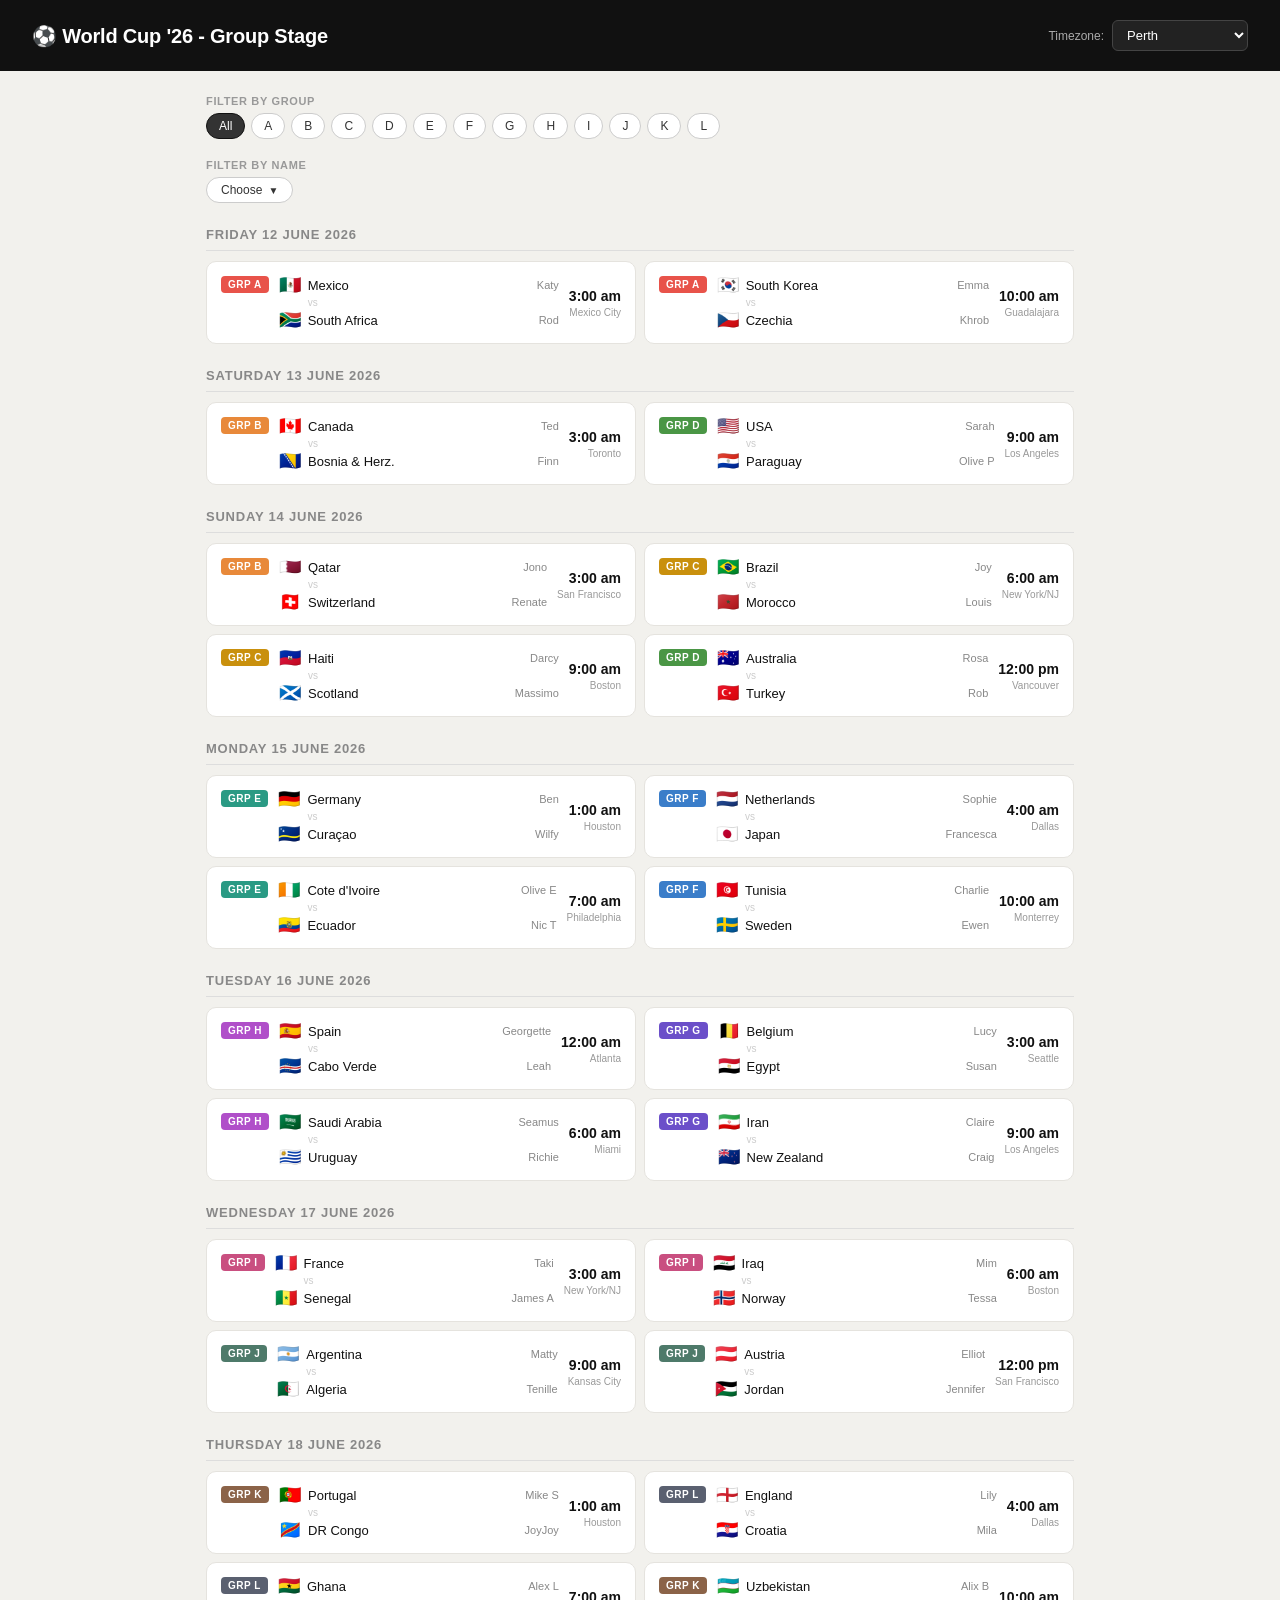
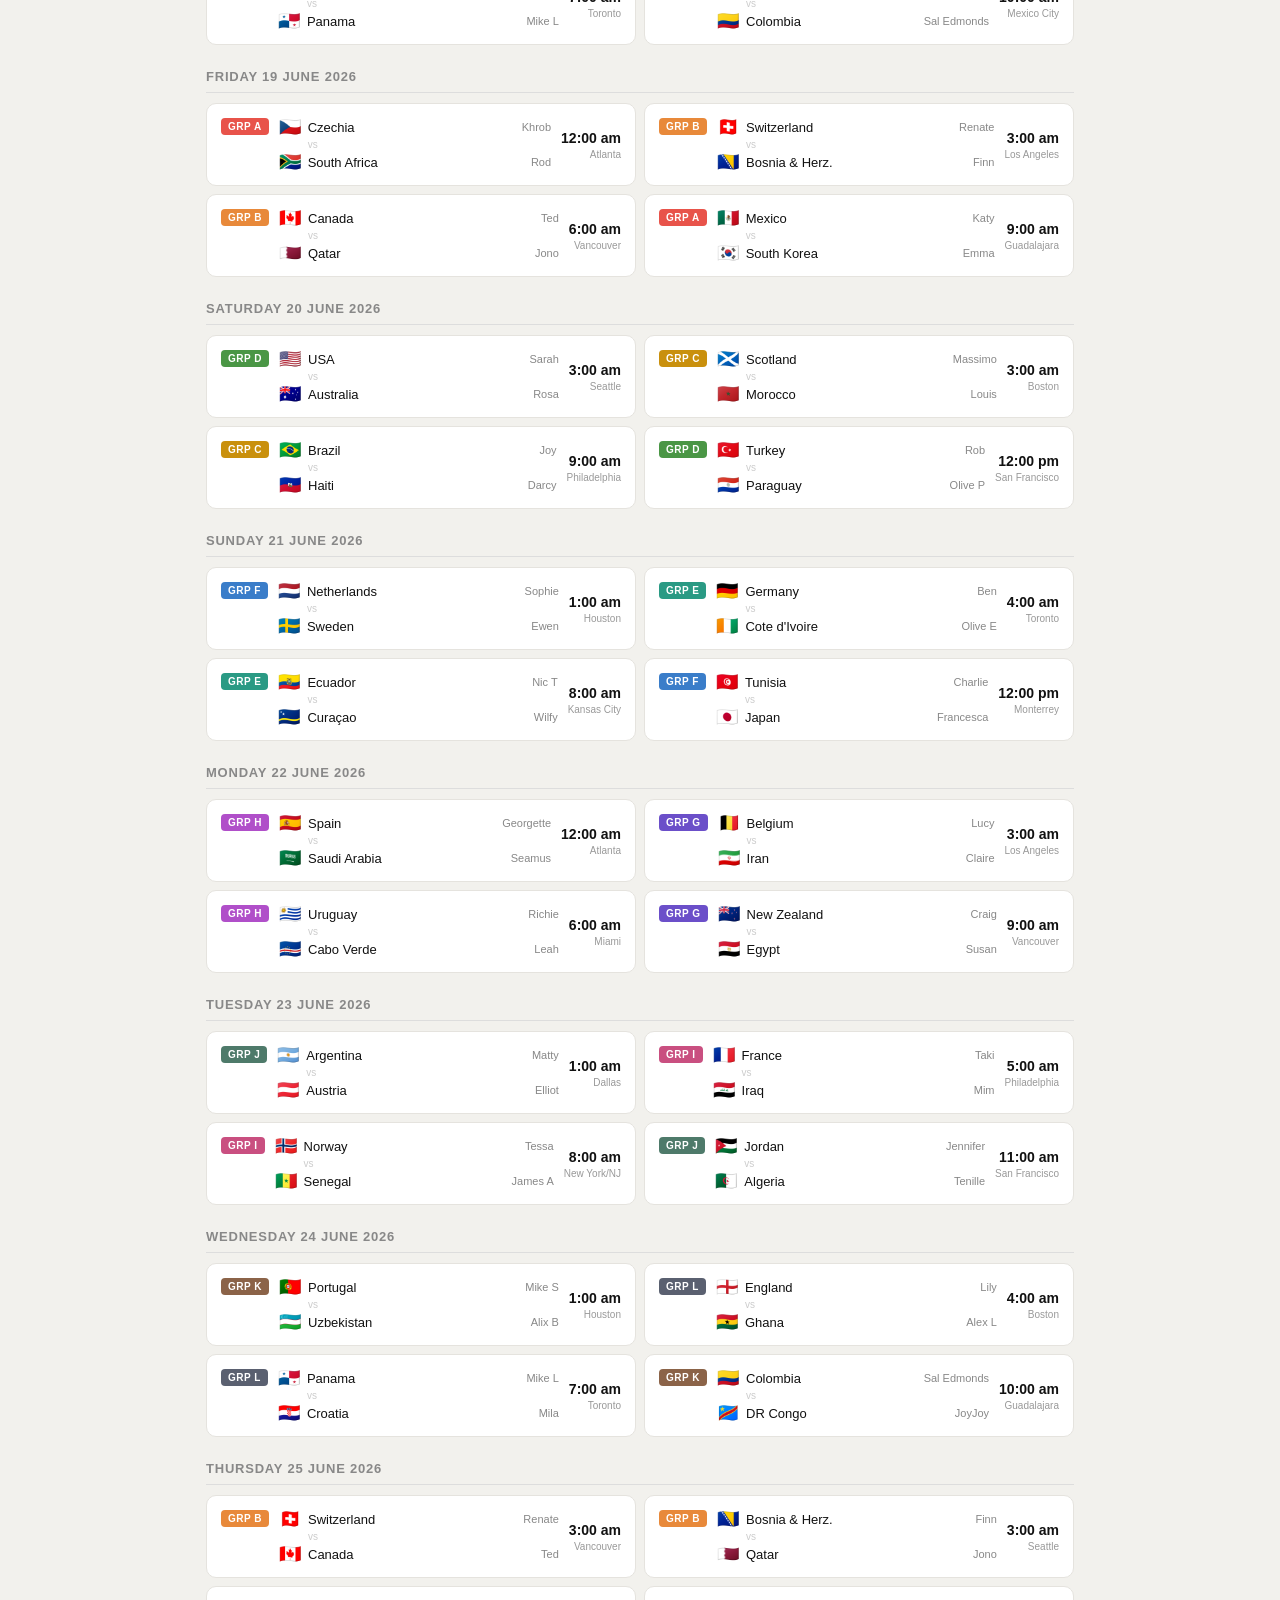
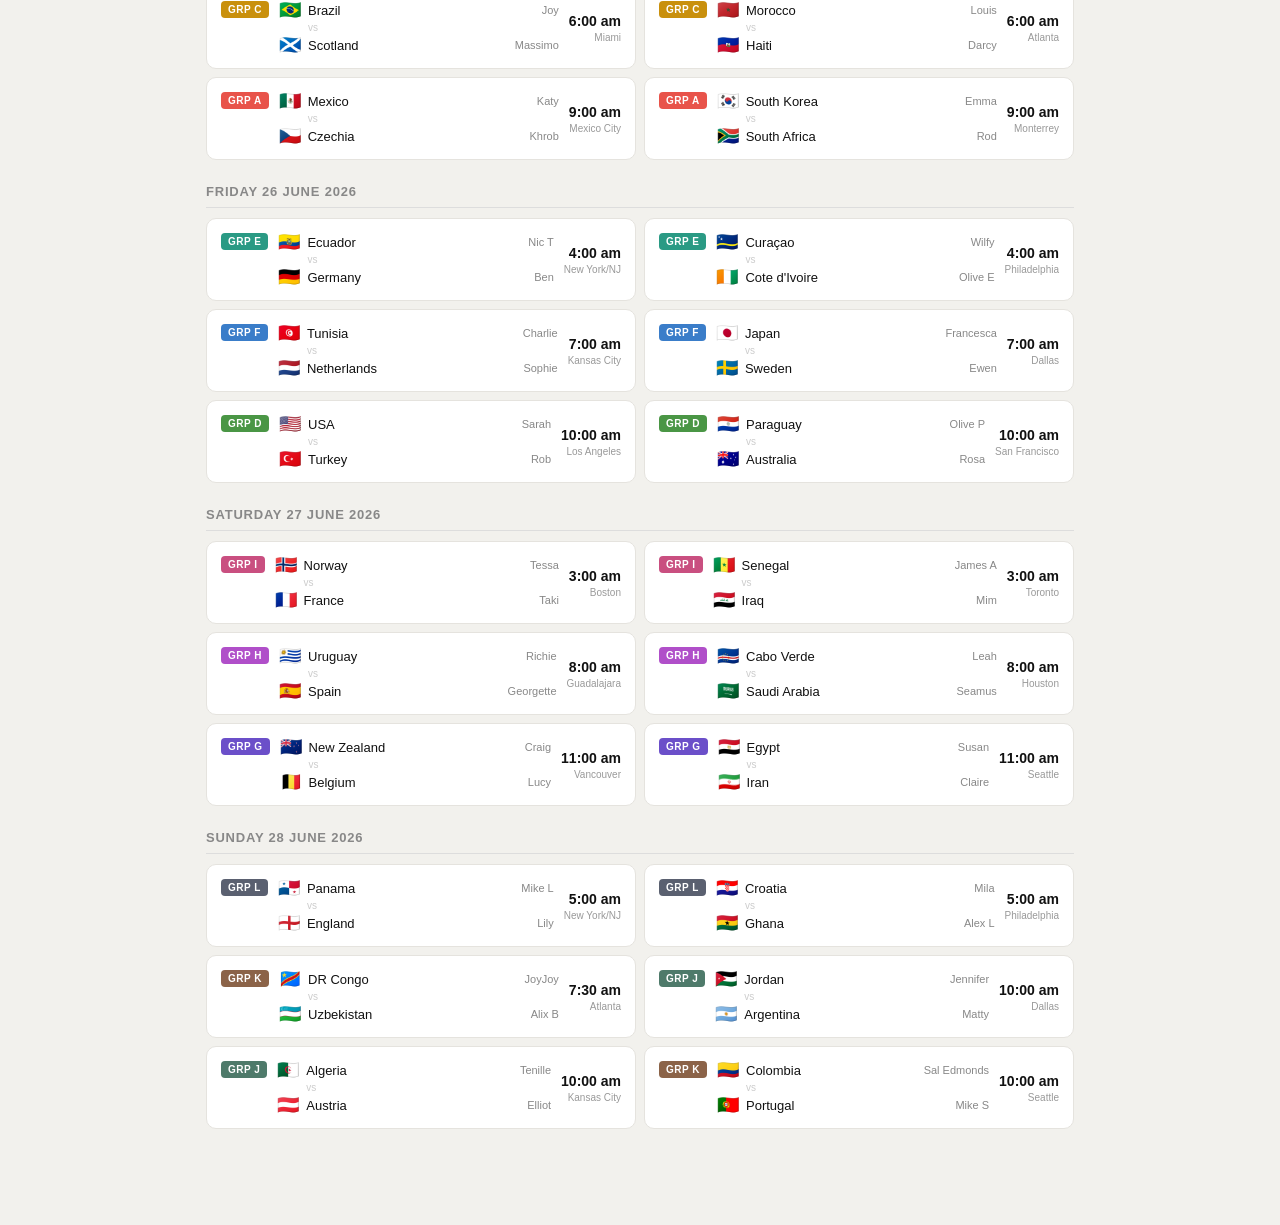
<file: index4.html>
<!DOCTYPE html>
<html lang="en">
<head>
<meta charset="UTF-8">
<meta name="viewport" content="width=device-width, initial-scale=1.0">
<title>FIFA World Cup 2026 — Group Stage Schedule</title>
<style>
  * { box-sizing: border-box; margin: 0; padding: 0; }

  body {
    font-family: -apple-system, BlinkMacSystemFont, 'Segoe UI', Roboto, sans-serif;
    background: #f2f1ed;
    color: #1a1a1a;
    padding: 0 0 3rem;
  }

  header {
    background: #111;
    color: #fff;
    padding: 1.25rem 2rem;
    display: flex;
    align-items: center;
    justify-content: space-between;
    flex-wrap: wrap;
    gap: 1rem;
    position: sticky;
    top: 0;
    z-index: 100;
  }

  .header-left h1 { font-size: 20px; font-weight: 600; letter-spacing: -0.01em; }
  .header-left p { font-size: 12px; color: #aaa; margin-top: 2px; }

  .header-right { display: flex; align-items: center; gap: 12px; flex-wrap: wrap; }
  .view-groups-btn {
    display: inline-block; padding: 6px 14px; border-radius: 6px;
    background: #333; color: #fff; font-size: 13px; font-weight: 500;
    text-decoration: none; border: 1px solid #555; transition: background 0.15s;
    white-space: nowrap;
  }
  .view-groups-btn:hover { background: #555; }

  .tz-selector { display: flex; align-items: center; gap: 8px; }
  .tz-selector label { font-size: 12px; color: #aaa; white-space: nowrap; }
  .tz-selector select {
    background: #222; color: #fff; border: 1px solid #444;
    border-radius: 6px; padding: 6px 10px; font-size: 13px; cursor: pointer; outline: none;
  }
  .tz-selector select:hover { border-color: #666; }

  .content { max-width: 900px; margin: 0 auto; padding: 1.5rem 1rem; }

  .filter-section { margin-bottom: 1rem; }
  .filter-label {
    font-size: 11px; font-weight: 600; color: #999; text-transform: uppercase;
    letter-spacing: 0.06em; margin-bottom: 6px;
  }

  .pill-filter {
    display: flex; flex-wrap: wrap; gap: 6px; margin-bottom: 1.25rem;
  }

  .pill-filter button {
    padding: 5px 12px; border-radius: 20px; border: 1px solid #ccc;
    background: #fff; font-size: 12px; font-weight: 500; cursor: pointer;
    transition: all 0.15s; color: #333;
  }
  .pill-filter button:hover { border-color: #888; }
  .pill-filter button.active { background: #333; color: #fff; border-color: #111; }

  /* Person filter uses accent colour when active */
  .person-filter button.active {
    background: #333; color: #fff; border-color: #111;
  }

  .person-filter-toggle {
    display: inline-flex; align-items: center; gap: 6px;
    padding: 5px 14px; border-radius: 20px; border: 1px solid #ccc;
    background: #fff; font-size: 12px; font-weight: 500; cursor: pointer;
    transition: all 0.15s; color: #333; margin-bottom: 8px;
  }
  .person-filter-toggle:hover { border-color: #888; }
  .person-filter-toggle .toggle-arrow { font-size: 10px; transition: transform 0.2s; }
  .person-filter-toggle.open .toggle-arrow { transform: rotate(180deg); }

  .person-filter-panel {
    display: none;
    margin-bottom: 0.5rem;
  }
  .person-filter-panel.open { display: block; }

  .person-active-chips {
    display: flex; flex-wrap: wrap; gap: 6px; margin-top: 6px;
  }
  .person-active-chips:empty { display: none; }

  .day-block { margin-bottom: 1.5rem; }
  .day-header {
    font-size: 13px; font-weight: 600; color: #888; text-transform: uppercase;
    letter-spacing: 0.06em; padding: 0 0 8px; border-bottom: 1px solid #ddd; margin-bottom: 10px;
  }

  .matches-grid {
    display: grid;
    grid-template-columns: repeat(auto-fill, minmax(400px, 1fr));
    gap: 8px;
  }

  .match-card {
    background: #fff; border-radius: 10px; border: 1px solid #e5e3de;
    padding: 12px 14px; display: flex; align-items: center; gap: 10px;
    transition: border-color 0.15s;
  }
  .match-card:hover { border-color: #bbb; }

  /* Highlight cards where a selected person is playing */
  .match-card.person-highlight { border-color: #93c5fd; background: #eff6ff; }

  .match-group-badge {
    font-size: 10px; font-weight: 600; letter-spacing: 0.05em; padding: 3px 7px;
    border-radius: 4px; white-space: nowrap; flex-shrink: 0; align-self: flex-start; margin-top: 2px;
  }
  .badge-a { background:#E8534A;color:#FFF; }
  .badge-b { background:#E8893A;color:#FFF; }
  .badge-c { background:#C9900D;color:#FFF; }
  .badge-d { background:#4A9645;color:#FFF; }
  .badge-e { background:#2A9A84;color:#FFF; }
  .badge-f { background:#3A7DC9;color:#FFF; }
  .badge-g { background:#6B4FC9;color:#FFF; }
  .badge-h { background:#B04FC9;color:#FFF; }
  .badge-i { background:#C94F80;color:#FFF; }
  .badge-j { background:#4E7A6A;color:#FFF; }
  .badge-k { background:#8B6348;color:#FFF; }
  .badge-l { background:#5A6070;color:#FFF; }

  .match-teams { flex: 1; min-width: 0; }
  .team-row-m { display: flex; align-items: center; gap: 7px; padding: 2px 0; }
  .team-flag { font-size: 18px; line-height: 1; width: 22px; flex-shrink: 0; }
  .team-name { font-size: 13px; font-weight: 500; color: #111; }
  .team-person {
    font-size: 11px; color: #888; margin-left: auto; white-space: nowrap; padding-left: 6px;
  }
  .team-person.highlighted { color: #1d4ed8; font-weight: 600; }

  .vs-divider { font-size: 10px; color: #ccc; padding: 1px 0 1px 29px; }

  .match-meta { text-align: right; flex-shrink: 0; }
  .match-time { font-size: 14px; font-weight: 600; color: #111; white-space: nowrap; }
  .match-venue { font-size: 10px; color: #999; margin-top: 3px; white-space: nowrap; }

  .no-matches {
    font-size: 14px; color: #999; text-align: center; padding: 3rem; display: none;
  }

  @media (max-width: 500px) {
    header { padding: 1rem; }
    .matches-grid { grid-template-columns: 1fr; }
    .match-venue { display: none; }
  }
</style>
</head>
<body>

<header>
  <div class="header-left">
    <h1>⚽ World Cup '26 - Group Stage</h1> 
  </div>
  <div class="header-right">
    
    <div class="tz-selector">
      <label>Timezone:</label>
      <select id="tzSelect" onchange="renderSchedule()">
        <option value="local">Match local time</option>
        <option value="Australia/Perth" selected>Perth</option>
        <option value="Australia/Melbourne">Melbourne</option>
        <option value="Australia/Hobart">Hobart</option>
        <option value="Europe/Berlin">Germany</option>
        <option value="Europe/Rome">Italy</option>
        <option value="Europe/London">United Kingdom</option>
        <option value="America/Los_Angeles">Los Angeles</option>
        <option value="Europe/Zurich">Switzerland</option>
      </select>
    </div>
  </div>
</header>

<div class="content">

  <div class="filter-section">
    <div class="filter-label">Filter by group</div>
    <div class="pill-filter group-filter" id="groupFilter">
      <button class="active" data-group="all" onclick="filterGroup(this)">All</button>
      <button data-group="A" onclick="filterGroup(this)">A</button>
      <button data-group="B" onclick="filterGroup(this)">B</button>
      <button data-group="C" onclick="filterGroup(this)">C</button>
      <button data-group="D" onclick="filterGroup(this)">D</button>
      <button data-group="E" onclick="filterGroup(this)">E</button>
      <button data-group="F" onclick="filterGroup(this)">F</button>
      <button data-group="G" onclick="filterGroup(this)">G</button>
      <button data-group="H" onclick="filterGroup(this)">H</button>
      <button data-group="I" onclick="filterGroup(this)">I</button>
      <button data-group="J" onclick="filterGroup(this)">J</button>
      <button data-group="K" onclick="filterGroup(this)">K</button>
      <button data-group="L" onclick="filterGroup(this)">L</button>
    </div>
  </div>

  <div class="filter-section">
   <div class="filter-label">Filter by name</div>
    <button class="person-filter-toggle" id="personFilterToggle" onclick="togglePersonFilter()">
      Choose <span class="toggle-arrow">▼</span>
    </button>
    <div class="person-active-chips" id="personActiveChips"></div>
    <div class="person-filter-panel" id="personFilterPanel">
      <div class="pill-filter person-filter" id="personFilter">
        <button class="active" data-person="all" onclick="filterPerson(this)">ALL</button>
        <button data-person="Alix B" onclick="filterPerson(this)">Alix B</button>
        <button data-person="Alex L" onclick="filterPerson(this)">Alex L</button>
        <button data-person="Charlie" onclick="filterPerson(this)">Charlie</button>
        <button data-person="Claire" onclick="filterPerson(this)">Claire</button>
        <button data-person="Craig" onclick="filterPerson(this)">Craig</button>
        <button data-person="Darcy" onclick="filterPerson(this)">Darcy</button>
        <button data-person="Elliot" onclick="filterPerson(this)">Elliot</button>
        <button data-person="Emma" onclick="filterPerson(this)">Emma</button>
        <button data-person="Ewen" onclick="filterPerson(this)">Ewen</button>
        <button data-person="Finn" onclick="filterPerson(this)">Finn</button>
        <button data-person="Francesca" onclick="filterPerson(this)">Francesca</button>
        <button data-person="Georgette" onclick="filterPerson(this)">Georgette</button>
        <button data-person="James A" onclick="filterPerson(this)">James A</button>
        <button data-person="Jennifer" onclick="filterPerson(this)">Jennifer</button>
        <button data-person="Jono" onclick="filterPerson(this)">Jono</button>
        <button data-person="Joy" onclick="filterPerson(this)">Joy</button>
        <button data-person="JoyJoy" onclick="filterPerson(this)">JoyJoy</button>
        <button data-person="Katy" onclick="filterPerson(this)">Katy</button>
        <button data-person="Khrob" onclick="filterPerson(this)">Khrob</button>
        <button data-person="Leah" onclick="filterPerson(this)">Leah</button>
        <button data-person="Lily" onclick="filterPerson(this)">Lily</button>
        <button data-person="Louis" onclick="filterPerson(this)">Louis</button>
        <button data-person="Lucy" onclick="filterPerson(this)">Lucy</button>
        <button data-person="Massimo" onclick="filterPerson(this)">Massimo</button>
        <button data-person="Matty" onclick="filterPerson(this)">Matty</button>
        <button data-person="Mike L" onclick="filterPerson(this)">Mike L</button>
        <button data-person="Mike S" onclick="filterPerson(this)">Mike S</button>
        <button data-person="Mila" onclick="filterPerson(this)">Mila</button>
        <button data-person="Mim" onclick="filterPerson(this)">Mim</button>
        <button data-person="Nic T" onclick="filterPerson(this)">Nic</button>
        <button data-person="Olive E" onclick="filterPerson(this)">Olive E</button>
        <button data-person="Olive P" onclick="filterPerson(this)">Olive P</button>
        <button data-person="Renate" onclick="filterPerson(this)">Renate</button>
        <button data-person="Richie" onclick="filterPerson(this)">Richie</button>
        <button data-person="Rob" onclick="filterPerson(this)">Rob</button>
        <button data-person="Rod" onclick="filterPerson(this)">Rod</button>
        <button data-person="Rosa" onclick="filterPerson(this)">Rosa</button>
        <button data-person="Sal Edmonds" onclick="filterPerson(this)">Sal E</button>
        <button data-person="Sarah" onclick="filterPerson(this)">Sarah</button>
        <button data-person="Seamus" onclick="filterPerson(this)">Seamus</button>
        <button data-person="Sophie" onclick="filterPerson(this)">Sophie</button>
        <button data-person="Susan" onclick="filterPerson(this)">Susan</button>
        <button data-person="Taki" onclick="filterPerson(this)">Taki</button>
        <button data-person="Ted" onclick="filterPerson(this)">Ted</button>
        <button data-person="Tenille" onclick="filterPerson(this)">Tenille</button>
        <button data-person="Tessa" onclick="filterPerson(this)">Tessa</button>
        <button data-person="Wilfy" onclick="filterPerson(this)">Wilfy</button>
      </div>
    </div>
  </div>

  <div id="schedule"></div>
  <div class="no-matches" id="noMatches">No matches found for the current filters.</div>

</div>

<script>
const PEOPLE = {
  "Mexico":"Katy","South Africa":"Rod","South Korea":"Emma","Czechia":"Khrob",
  "Canada":"Ted","Bosnia & Herz.":"Finn","Qatar":"Jono","Switzerland":"Renate",
  "Brazil":"Joy","Morocco":"Louis","Haiti":"Darcy","Scotland":"Massimo",
  "USA":"Sarah","Paraguay":"Olive P","Australia":"Rosa","Turkey":"Rob",
  "Germany":"Ben","Curaçao":"Wilfy","Cote d'Ivoire":"Olive E","Ecuador":"Nic T",
  "Netherlands":"Sophie","Japan":"Francesca","Sweden":"Ewen","Tunisia":"Charlie",
  "Belgium":"Lucy","Egypt":"Susan","Iran":"Claire","New Zealand":"Craig",
  "Spain":"Georgette","Cabo Verde":"Leah","Saudi Arabia":"Seamus","Uruguay":"Richie",
  "France":"Taki","Senegal":"James A","Iraq":"Mim","Norway":"Tessa",
  "Argentina":"Matty","Algeria":"Tenille","Austria":"Elliot","Jordan":"Jennifer",
  "Portugal":"Mike S","DR Congo":"JoyJoy","Uzbekistan":"Alix B","Colombia":"Sal Edmonds",
  "England":"Lily","Croatia":"Mila","Ghana":"Alex L","Panama":"Mike L"
};

const FLAGS = {
  "Mexico":"🇲🇽","South Africa":"🇿🇦","South Korea":"🇰🇷","Czechia":"🇨🇿",
  "Canada":"🇨🇦","Bosnia & Herz.":"🇧🇦","Qatar":"🇶🇦","Switzerland":"🇨🇭",
  "Brazil":"🇧🇷","Morocco":"🇲🇦","Haiti":"🇭🇹","Scotland":"🏴󠁧󠁢󠁳󠁣󠁴󠁿",
  "USA":"🇺🇸","Paraguay":"🇵🇾","Australia":"🇦🇺","Turkey":"🇹🇷",
  "Germany":"🇩🇪","Curaçao":"🇨🇼","Cote d'Ivoire":"🇨🇮","Ecuador":"🇪🇨",
  "Netherlands":"🇳🇱","Japan":"🇯🇵","Sweden":"🇸🇪","Tunisia":"🇹🇳",
  "Belgium":"🇧🇪","Egypt":"🇪🇬","Iran":"🇮🇷","New Zealand":"🇳🇿",
  "Spain":"🇪🇸","Cabo Verde":"🇨🇻","Saudi Arabia":"🇸🇦","Uruguay":"🇺🇾",
  "France":"🇫🇷","Senegal":"🇸🇳","Iraq":"🇮🇶","Norway":"🇳🇴",
  "Argentina":"🇦🇷","Algeria":"🇩🇿","Austria":"🇦🇹","Jordan":"🇯🇴",
  "Portugal":"🇵🇹","DR Congo":"🇨🇩","Uzbekistan":"🇺🇿","Colombia":"🇨🇴",
  "England":"🏴󠁧󠁢󠁥󠁮󠁧󠁿","Croatia":"🇭🇷","Ghana":"🇬🇭","Panama":"🇵🇦"
};

// Venue -> IANA tz for "match local time" mode
const VENUE_TZ = {
  "Mexico City":   "America/Mexico_City",
  "Guadalajara":   "America/Mexico_City",
  "Monterrey":     "America/Monterrey",
  "Toronto":       "America/Toronto",
  "Vancouver":     "America/Vancouver",
  "New York/NJ":   "America/New_York",
  "Boston":        "America/New_York",
  "Philadelphia":  "America/New_York",
  "Atlanta":       "America/New_York",
  "Miami":         "America/New_York",
  "Kansas City":   "America/Chicago",
  "Houston":       "America/Chicago",
  "Dallas":        "America/Chicago",
  "Seattle":       "America/Los_Angeles",
  "Los Angeles":   "America/Los_Angeles",
  "San Francisco": "America/Los_Angeles",
};

// Store UTC times as ms since epoch
function etMs(dateStr, h, m) {
  const utcH = h + 4; // ET = UTC-4 in June
  return Date.UTC(2026, parseInt(dateStr.split('-')[1])-1, parseInt(dateStr.split('-')[2]), utcH, m||0);
}

const MATCHES = [
  // June 11
  { ms:etMs("2026-06-11",15,0),  group:"A", t1:"Mexico",        t2:"South Africa",  venue:"Mexico City" },
  { ms:etMs("2026-06-11",22,0),  group:"A", t1:"South Korea",   t2:"Czechia",       venue:"Guadalajara" },
  // June 12
  { ms:etMs("2026-06-12",15,0),  group:"B", t1:"Canada",        t2:"Bosnia & Herz.", venue:"Toronto" },
  { ms:etMs("2026-06-12",21,0),  group:"D", t1:"USA",           t2:"Paraguay",      venue:"Los Angeles" },
  // June 13
  { ms:etMs("2026-06-13",15,0),  group:"B", t1:"Qatar",         t2:"Switzerland",   venue:"San Francisco" },
  { ms:etMs("2026-06-13",18,0),  group:"C", t1:"Brazil",        t2:"Morocco",       venue:"New York/NJ" },
  { ms:etMs("2026-06-13",21,0),  group:"C", t1:"Haiti",         t2:"Scotland",      venue:"Boston" },
  { ms:etMs("2026-06-14", 0,0),  group:"D", t1:"Australia",     t2:"Turkey",        venue:"Vancouver" },
  // June 14
  { ms:etMs("2026-06-14",13,0),  group:"E", t1:"Germany",       t2:"Curaçao",       venue:"Houston" },
  { ms:etMs("2026-06-14",16,0),  group:"F", t1:"Netherlands",   t2:"Japan",         venue:"Dallas" },
  { ms:etMs("2026-06-14",19,0),  group:"E", t1:"Cote d'Ivoire", t2:"Ecuador",       venue:"Philadelphia" },
  { ms:etMs("2026-06-14",22,0),  group:"F", t1:"Tunisia",       t2:"Sweden",        venue:"Monterrey" },
  // June 15
  { ms:etMs("2026-06-15",12,0),  group:"H", t1:"Spain",         t2:"Cabo Verde",    venue:"Atlanta" },
  { ms:etMs("2026-06-15",15,0),  group:"G", t1:"Belgium",       t2:"Egypt",         venue:"Seattle" },
  { ms:etMs("2026-06-15",18,0),  group:"H", t1:"Saudi Arabia",  t2:"Uruguay",       venue:"Miami" },
  { ms:etMs("2026-06-15",21,0),  group:"G", t1:"Iran",          t2:"New Zealand",   venue:"Los Angeles" },
  // June 16
  { ms:etMs("2026-06-16",15,0),  group:"I", t1:"France",        t2:"Senegal",       venue:"New York/NJ" },
  { ms:etMs("2026-06-16",18,0),  group:"I", t1:"Iraq",          t2:"Norway",        venue:"Boston" },
  { ms:etMs("2026-06-16",21,0),  group:"J", t1:"Argentina",     t2:"Algeria",       venue:"Kansas City" },
  { ms:etMs("2026-06-17", 0,0),  group:"J", t1:"Austria",       t2:"Jordan",        venue:"San Francisco" },
  // June 17
  { ms:etMs("2026-06-17",13,0),  group:"K", t1:"Portugal",      t2:"DR Congo",      venue:"Houston" },
  { ms:etMs("2026-06-17",16,0),  group:"L", t1:"England",       t2:"Croatia",       venue:"Dallas" },
  { ms:etMs("2026-06-17",19,0),  group:"L", t1:"Ghana",         t2:"Panama",        venue:"Toronto" },
  { ms:etMs("2026-06-17",22,0),  group:"K", t1:"Uzbekistan",    t2:"Colombia",      venue:"Mexico City" },
  // June 18
  { ms:etMs("2026-06-18",12,0),  group:"A", t1:"Czechia",       t2:"South Africa",  venue:"Atlanta" },
  { ms:etMs("2026-06-18",15,0),  group:"B", t1:"Switzerland",   t2:"Bosnia & Herz.", venue:"Los Angeles" },
  { ms:etMs("2026-06-18",18,0),  group:"B", t1:"Canada",        t2:"Qatar",         venue:"Vancouver" },
  { ms:etMs("2026-06-18",21,0),  group:"A", t1:"Mexico",        t2:"South Korea",   venue:"Guadalajara" },
  // June 19
  { ms:etMs("2026-06-19",15,0),  group:"D", t1:"USA",           t2:"Australia",     venue:"Seattle" },
  { ms:etMs("2026-06-19",15,0),  group:"C", t1:"Scotland",      t2:"Morocco",       venue:"Boston" },
  { ms:etMs("2026-06-19",21,0),  group:"C", t1:"Brazil",        t2:"Haiti",         venue:"Philadelphia" },
  { ms:etMs("2026-06-20", 0,0),  group:"D", t1:"Turkey",        t2:"Paraguay",      venue:"San Francisco" },
  // June 20
  { ms:etMs("2026-06-20",13,0),  group:"F", t1:"Netherlands",   t2:"Sweden",        venue:"Houston" },
  { ms:etMs("2026-06-20",16,0),  group:"E", t1:"Germany",       t2:"Cote d'Ivoire", venue:"Toronto" },
  { ms:etMs("2026-06-20",20,0),  group:"E", t1:"Ecuador",       t2:"Curaçao",       venue:"Kansas City" },
  { ms:etMs("2026-06-21", 0,0),  group:"F", t1:"Tunisia",       t2:"Japan",         venue:"Monterrey" },
  // June 21
  { ms:etMs("2026-06-21",12,0),  group:"H", t1:"Spain",         t2:"Saudi Arabia",  venue:"Atlanta" },
  { ms:etMs("2026-06-21",15,0),  group:"G", t1:"Belgium",       t2:"Iran",          venue:"Los Angeles" },
  { ms:etMs("2026-06-21",18,0),  group:"H", t1:"Uruguay",       t2:"Cabo Verde",    venue:"Miami" },
  { ms:etMs("2026-06-21",21,0),  group:"G", t1:"New Zealand",   t2:"Egypt",         venue:"Vancouver" },
  // June 22
  { ms:etMs("2026-06-22",13,0),  group:"J", t1:"Argentina",     t2:"Austria",       venue:"Dallas" },
  { ms:etMs("2026-06-22",17,0),  group:"I", t1:"France",        t2:"Iraq",          venue:"Philadelphia" },
  { ms:etMs("2026-06-22",20,0),  group:"I", t1:"Norway",        t2:"Senegal",       venue:"New York/NJ" },
  { ms:etMs("2026-06-22",23,0),  group:"J", t1:"Jordan",        t2:"Algeria",       venue:"San Francisco" },
  // June 23
  { ms:etMs("2026-06-23",13,0),  group:"K", t1:"Portugal",      t2:"Uzbekistan",    venue:"Houston" },
  { ms:etMs("2026-06-23",16,0),  group:"L", t1:"England",       t2:"Ghana",         venue:"Boston" },
  { ms:etMs("2026-06-23",19,0),  group:"L", t1:"Panama",        t2:"Croatia",       venue:"Toronto" },
  { ms:etMs("2026-06-23",22,0),  group:"K", t1:"Colombia",      t2:"DR Congo",      venue:"Guadalajara" },
  // June 24
  { ms:etMs("2026-06-24",15,0),  group:"B", t1:"Switzerland",   t2:"Canada",        venue:"Vancouver" },
  { ms:etMs("2026-06-24",15,0),  group:"B", t1:"Bosnia & Herz.",t2:"Qatar",         venue:"Seattle" },
  { ms:etMs("2026-06-24",18,0),  group:"C", t1:"Brazil",        t2:"Scotland",      venue:"Miami" },
  { ms:etMs("2026-06-24",18,0),  group:"C", t1:"Morocco",       t2:"Haiti",         venue:"Atlanta" },
  { ms:etMs("2026-06-24",21,0),  group:"A", t1:"Mexico",        t2:"Czechia",       venue:"Mexico City" },
  { ms:etMs("2026-06-24",21,0),  group:"A", t1:"South Korea",   t2:"South Africa",  venue:"Monterrey" },
  // June 25
  { ms:etMs("2026-06-25",16,0),  group:"E", t1:"Ecuador",       t2:"Germany",       venue:"New York/NJ" },
  { ms:etMs("2026-06-25",16,0),  group:"E", t1:"Curaçao",       t2:"Cote d'Ivoire", venue:"Philadelphia" },
  { ms:etMs("2026-06-25",19,0),  group:"F", t1:"Tunisia",       t2:"Netherlands",   venue:"Kansas City" },
  { ms:etMs("2026-06-25",19,0),  group:"F", t1:"Japan",         t2:"Sweden",        venue:"Dallas" },
  { ms:etMs("2026-06-25",22,0),  group:"D", t1:"USA",           t2:"Turkey",        venue:"Los Angeles" },
  { ms:etMs("2026-06-25",22,0),  group:"D", t1:"Paraguay",      t2:"Australia",     venue:"San Francisco" },
  // June 26
  { ms:etMs("2026-06-26",15,0),  group:"I", t1:"Norway",        t2:"France",        venue:"Boston" },
  { ms:etMs("2026-06-26",15,0),  group:"I", t1:"Senegal",       t2:"Iraq",          venue:"Toronto" },
  { ms:etMs("2026-06-26",20,0),  group:"H", t1:"Uruguay",       t2:"Spain",         venue:"Guadalajara" },
  { ms:etMs("2026-06-26",20,0),  group:"H", t1:"Cabo Verde",    t2:"Saudi Arabia",  venue:"Houston" },
  { ms:etMs("2026-06-26",23,0),  group:"G", t1:"New Zealand",   t2:"Belgium",       venue:"Vancouver" },
  { ms:etMs("2026-06-26",23,0),  group:"G", t1:"Egypt",         t2:"Iran",          venue:"Seattle" },
  // June 27
  { ms:etMs("2026-06-27",17,0),  group:"L", t1:"Panama",        t2:"England",       venue:"New York/NJ" },
  { ms:etMs("2026-06-27",17,0),  group:"L", t1:"Croatia",       t2:"Ghana",         venue:"Philadelphia" },
  { ms:etMs("2026-06-27",19,30), group:"K", t1:"DR Congo",      t2:"Uzbekistan",    venue:"Atlanta" },
  { ms:etMs("2026-06-27",22,0),  group:"J", t1:"Jordan",        t2:"Argentina",     venue:"Dallas" },
  { ms:etMs("2026-06-27",22,0),  group:"J", t1:"Algeria",       t2:"Austria",       venue:"Kansas City" },
  { ms:etMs("2026-06-27",22,0),  group:"K", t1:"Colombia",      t2:"Portugal",      venue:"Seattle" },
];

let currentGroup = "all";
let selectedPeople = new Set(); // empty = everyone

function getTz() {
  return document.getElementById('tzSelect').value;
}

function getEffectiveTz(match) {
  const tz = getTz();
  if (tz === 'local') return VENUE_TZ[match.venue] || 'America/New_York';
  return tz;
}

function getLocalDateKey(ms, tz) {
  return new Date(ms).toLocaleDateString('en-AU', { timeZone: tz, year:'numeric', month:'2-digit', day:'2-digit' });
}

function getLocalDateLabel(ms, tz) {
  return new Date(ms).toLocaleDateString('en-AU', {
    timeZone: tz, weekday:'long', day:'numeric', month:'long', year:'numeric'
  });
}

function getTimeStr(ms, tz) {
  return new Date(ms).toLocaleTimeString('en-AU', { timeZone: tz, hour:'numeric', minute:'2-digit', hour12:true });
}

function matchPassesFilters(m) {
  if (currentGroup !== 'all' && m.group !== currentGroup) return false;
  if (selectedPeople.size > 0) {
    const p1 = PEOPLE[m.t1], p2 = PEOPLE[m.t2];
    if (!selectedPeople.has(p1) && !selectedPeople.has(p2)) return false;
  }
  return true;
}

function renderSchedule() {
  const schedule = document.getElementById('schedule');
  const filtered = MATCHES.filter(matchPassesFilters);

  // For "local" tz mode, we can't group by a single tz — use ET as the grouping key for ordering,
  // but display each match in its own venue tz.
  // For fixed tz, group by that tz's local date.
  const tzForGrouping = getTz() === 'local' ? 'America/New_York' : getTz();

  const byDay = {};
  const dayOrder = [];
  filtered.forEach(m => {
    const key = getLocalDateKey(m.ms, tzForGrouping);
    if (!byDay[key]) { byDay[key] = []; dayOrder.push(key); }
    byDay[key].push(m);
  });

  const seen = new Set();
  const uniqDays = dayOrder.filter(d => { if(seen.has(d)) return false; seen.add(d); return true; });

  let html = '';
  uniqDays.forEach(dayKey => {
    const matches = byDay[dayKey];
    // Use first match's ms and the grouping tz for the day label
    const label = getLocalDateLabel(matches[0].ms, tzForGrouping);
    html += `<div class="day-block"><div class="day-header">${label}</div><div class="matches-grid">`;

    matches.forEach(m => {
      const tz = getEffectiveTz(m);
      const timeStr = getTimeStr(m.ms, tz);
      const p1 = PEOPLE[m.t1] || '';
      const p2 = PEOPLE[m.t2] || '';
      const p1hl = selectedPeople.size > 0 && selectedPeople.has(p1);
      const p2hl = selectedPeople.size > 0 && selectedPeople.has(p2);
      const cardHl = p1hl || p2hl ? ' person-highlight' : '';
      const venueLabel = getTz() === 'local' ? `${m.venue} (local)` : m.venue;

      html += `
        <div class="match-card${cardHl}" data-group="${m.group}">
          <span class="match-group-badge badge-${m.group.toLowerCase()}">GRP ${m.group}</span>
          <div class="match-teams">
            <div class="team-row-m">
              <span class="team-flag">${FLAGS[m.t1]||'🏳'}</span>
              <span class="team-name">${m.t1}</span>
              <span class="team-person${p1hl?' highlighted':''}">${p1}</span>
            </div>
            <div class="vs-divider">vs</div>
            <div class="team-row-m">
              <span class="team-flag">${FLAGS[m.t2]||'🏳'}</span>
              <span class="team-name">${m.t2}</span>
              <span class="team-person${p2hl?' highlighted':''}">${p2}</span>
            </div>
          </div>
          <div class="match-meta">
            <div class="match-time">${timeStr}</div>
            <div class="match-venue">${venueLabel}</div>
          </div>
        </div>`;
    });
    html += `</div></div>`;
  });

  schedule.innerHTML = html;
  document.getElementById('noMatches').style.display = filtered.length === 0 ? 'block' : 'none';
}

function filterGroup(btn) {
  document.querySelectorAll('#groupFilter button').forEach(b => b.classList.remove('active'));
  btn.classList.add('active');
  currentGroup = btn.dataset.group;
  renderSchedule();
}

function togglePersonFilter() {
  const panel = document.getElementById('personFilterPanel');
  const toggle = document.getElementById('personFilterToggle');
  const isOpen = panel.classList.contains('open');
  panel.classList.toggle('open', !isOpen);
  toggle.classList.toggle('open', !isOpen);
}

function collapsePersonFilter() {
  document.getElementById('personFilterPanel').classList.remove('open');
  document.getElementById('personFilterToggle').classList.remove('open');
}

function updateActiveChips() {
  const container = document.getElementById('personActiveChips');
  while (container.firstChild) container.removeChild(container.firstChild);
  selectedPeople.forEach(person => {
    const sourceBtn = document.querySelector('#personFilter button[data-person="' + person + '"]');
    const label = sourceBtn ? sourceBtn.textContent : person;
    const chip = document.createElement('button');
    chip.className = 'active';
    chip.style.cssText = 'padding:5px 12px;border-radius:20px;border:1px solid #111;background:#333;color:#fff;font-size:12px;font-weight:500;cursor:pointer;';
    chip.textContent = label + ' ✕';
    chip.addEventListener('click', () => removePerson(person));
    container.appendChild(chip);
  });
}

function removePerson(person) {
  selectedPeople.delete(person);
  const btn = document.querySelector('#personFilter button[data-person="' + person + '"]');
  if (btn) btn.classList.remove('active');
  if (selectedPeople.size === 0) {
    document.querySelector('#personFilter button[data-person="all"]').classList.add('active');
  }
  updateActiveChips();
  renderSchedule();
}

function filterPerson(btn) {
  const person = btn.dataset.person;

  if (person === 'all') {
    selectedPeople.clear();
    document.querySelectorAll('#personFilter button').forEach(b => b.classList.remove('active'));
    btn.classList.add('active');
    updateActiveChips();
    collapsePersonFilter();
  } else {
    document.querySelector('#personFilter button[data-person="all"]').classList.remove('active');

    if (selectedPeople.has(person)) {
      selectedPeople.delete(person);
      btn.classList.remove('active');
    } else {
      selectedPeople.add(person);
      btn.classList.add('active');
    }

    if (selectedPeople.size === 0) {
      document.querySelector('#personFilter button[data-person="all"]').classList.add('active');
    }

    updateActiveChips();
    collapsePersonFilter();
  }

  renderSchedule();
}

renderSchedule();
</script>
</body>
</html>
</file>
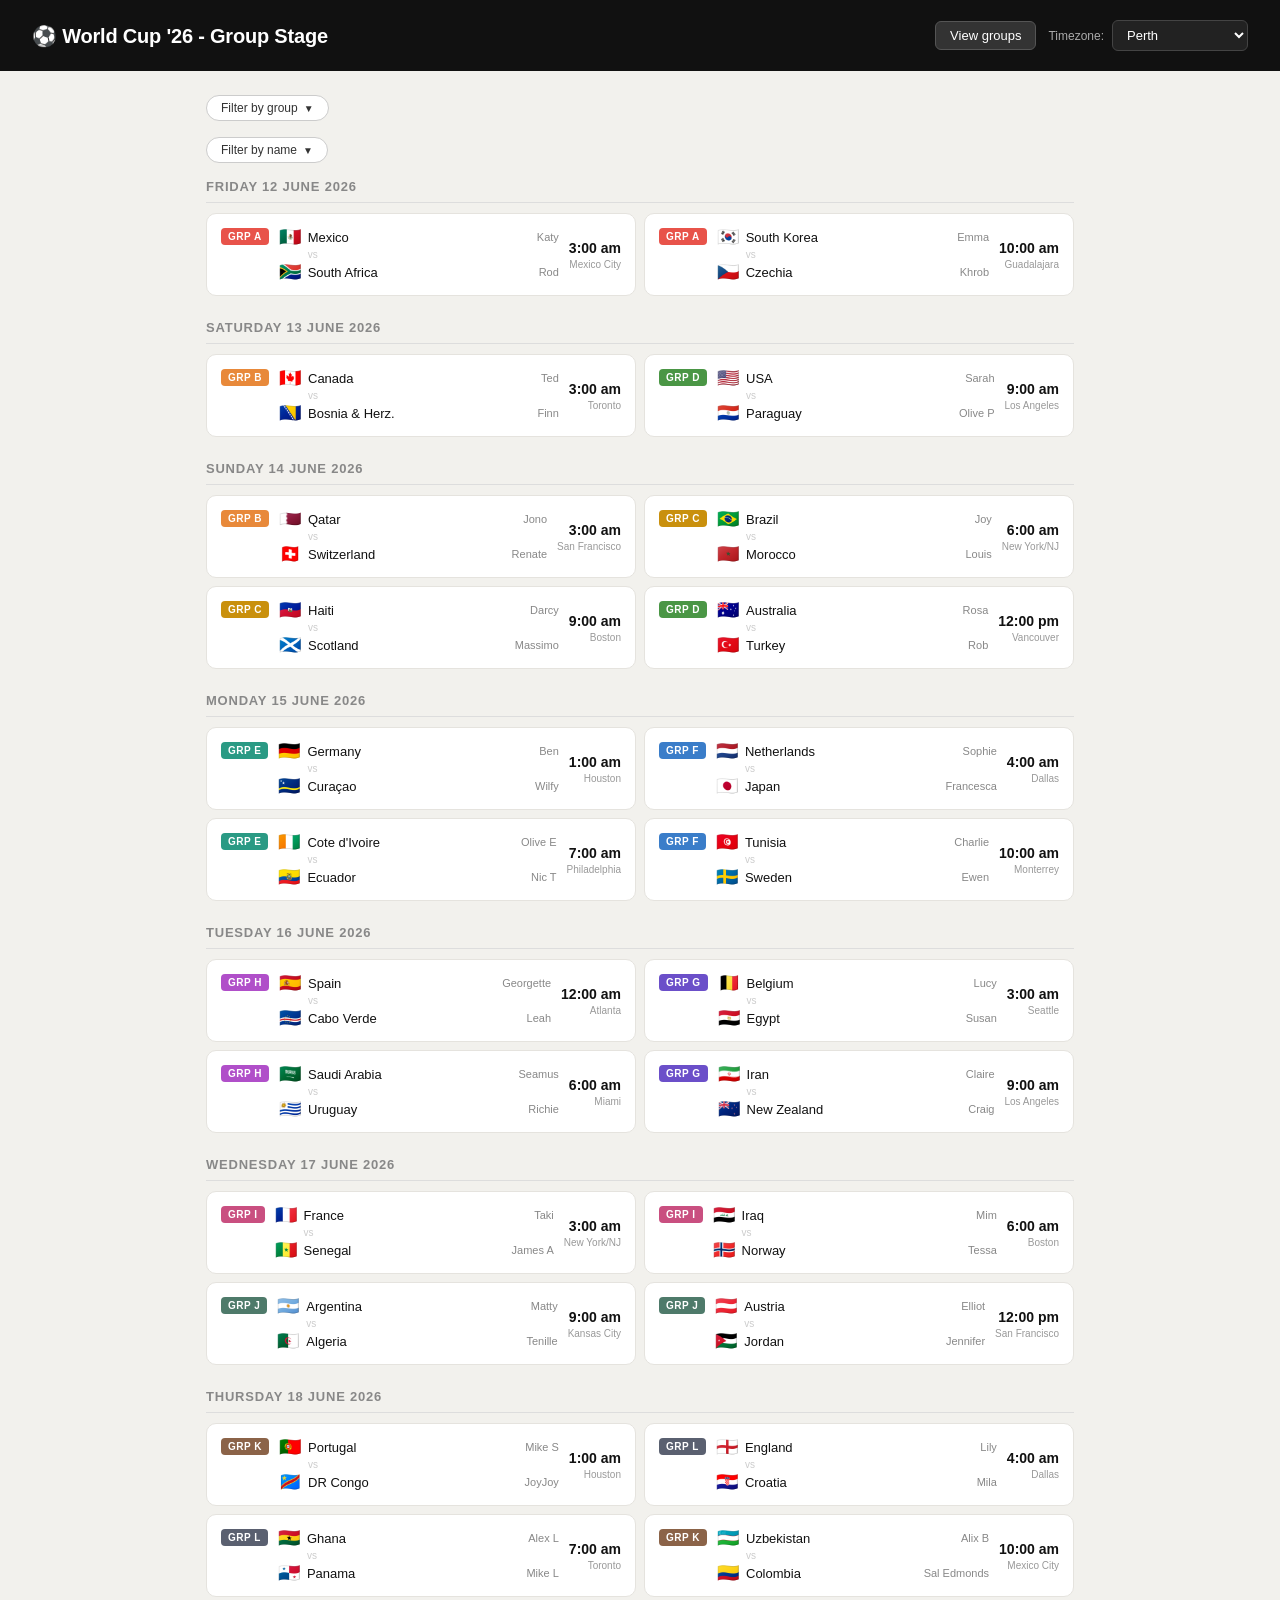
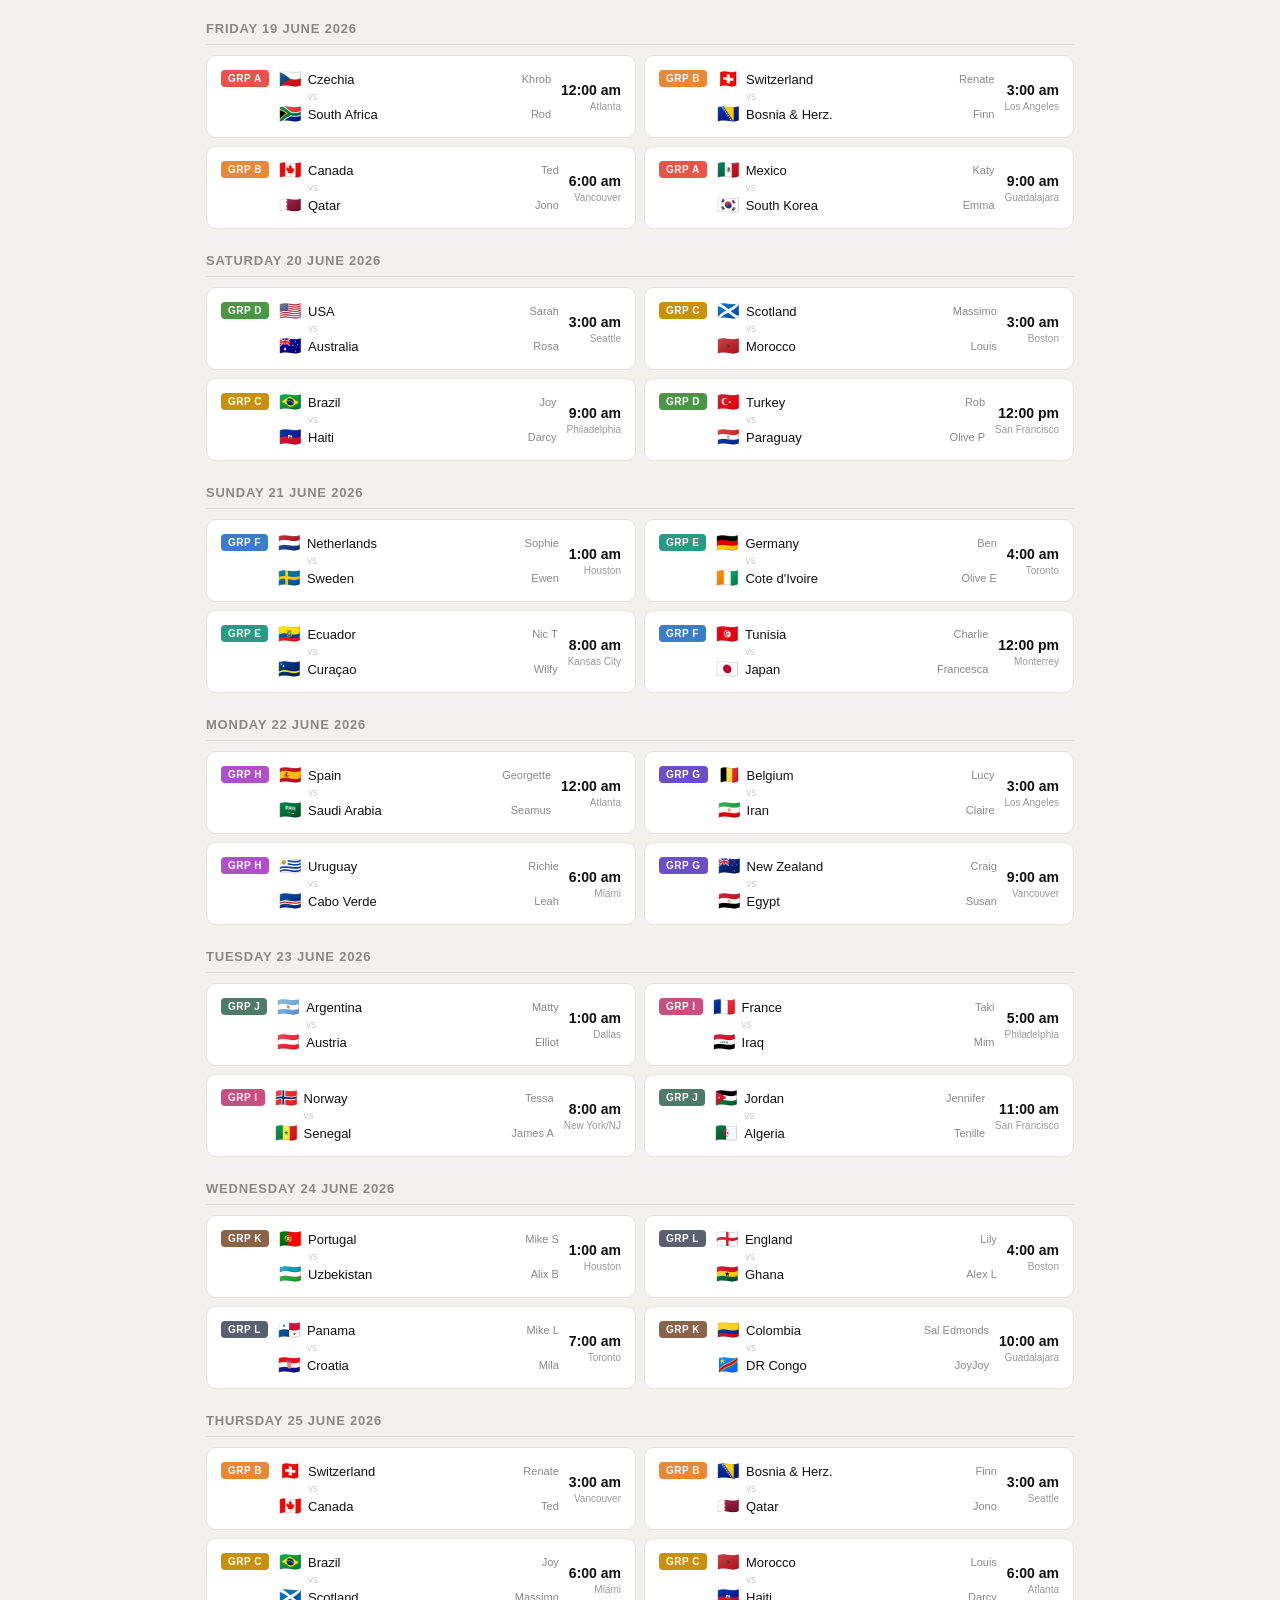
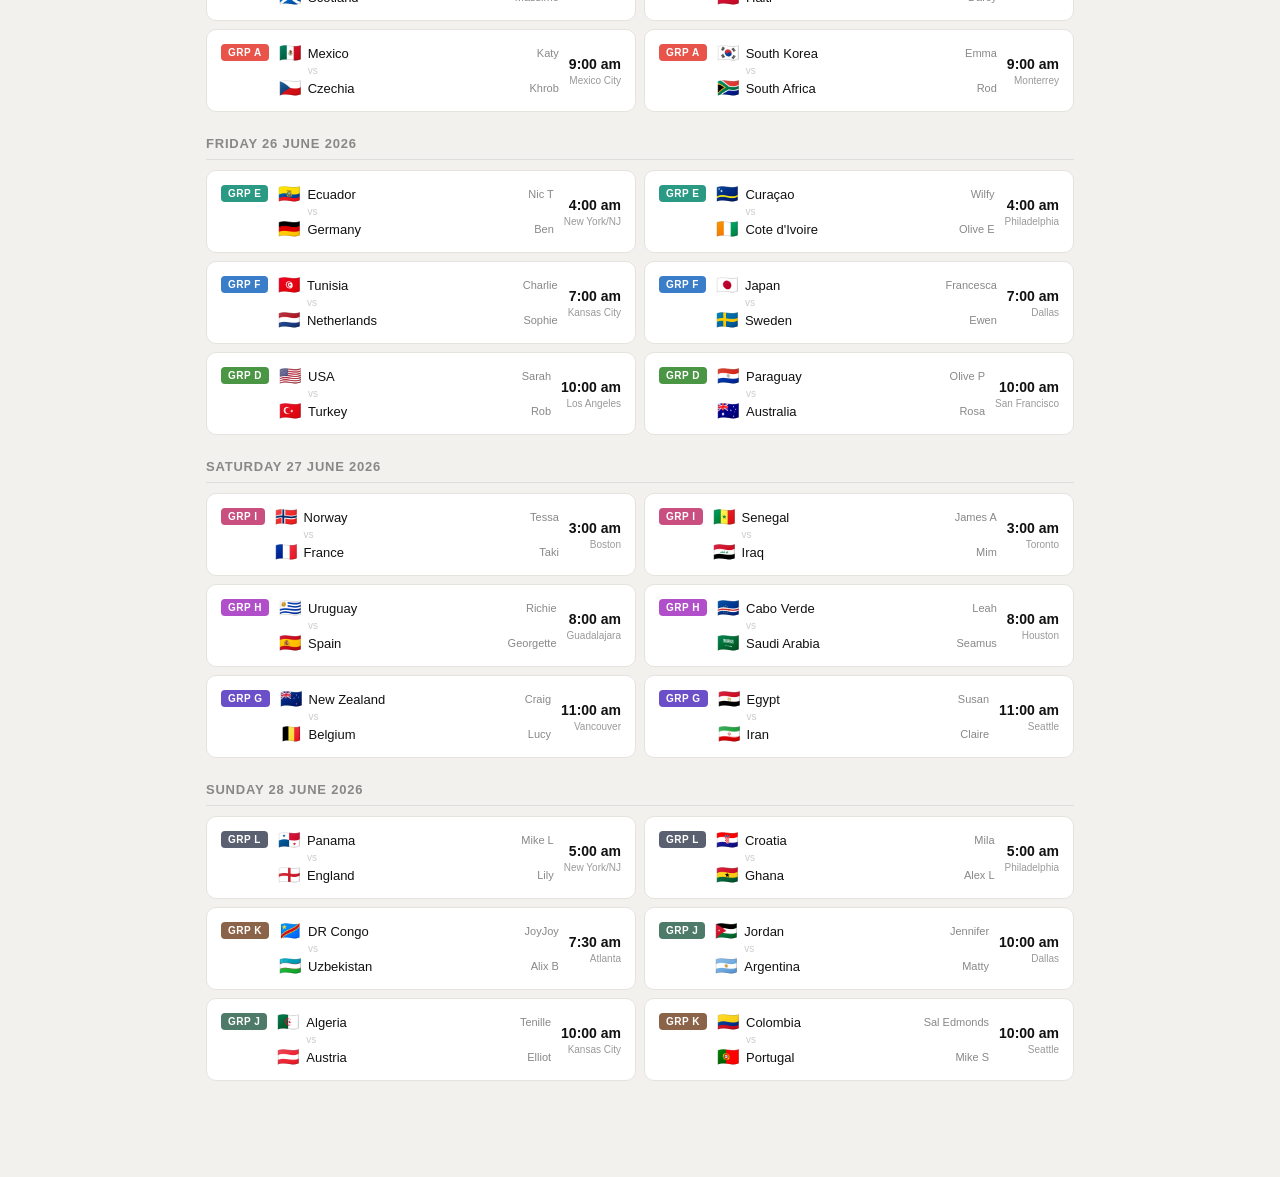
<file: index5.html>
<!DOCTYPE html>
<html lang="en">
<head>
<meta charset="UTF-8">
<meta name="viewport" content="width=device-width, initial-scale=1.0">
<title>FIFA World Cup 2026 — Group Stage Schedule</title>
<style>
  * { box-sizing: border-box; margin: 0; padding: 0; }

  body {
    font-family: -apple-system, BlinkMacSystemFont, 'Segoe UI', Roboto, sans-serif;
    background: #f2f1ed;
    color: #1a1a1a;
    padding: 0 0 3rem;
  }

  header {
    background: #111;
    color: #fff;
    padding: 1.25rem 2rem;
    display: flex;
    align-items: center;
    justify-content: space-between;
    flex-wrap: wrap;
    gap: 1rem;
    position: sticky;
    top: 0;
    z-index: 100;
  }

  .header-left h1 { font-size: 20px; font-weight: 600; letter-spacing: -0.01em; }
  .header-left p { font-size: 12px; color: #aaa; margin-top: 2px; }

  .header-right { display: flex; align-items: center; gap: 12px; flex-wrap: wrap; }
  .view-groups-btn {
    display: inline-block; padding: 6px 14px; border-radius: 6px;
    background: #333; color: #fff; font-size: 13px; font-weight: 500;
    text-decoration: none; border: 1px solid #555; transition: background 0.15s;
    white-space: nowrap;
  }
  .view-groups-btn:hover { background: #555; }

  .tz-selector { display: flex; align-items: center; gap: 8px; }
  .tz-selector label { font-size: 12px; color: #aaa; white-space: nowrap; }
  .tz-selector select {
    background: #222; color: #fff; border: 1px solid #444;
    border-radius: 6px; padding: 6px 10px; font-size: 13px; cursor: pointer; outline: none;
  }
  .tz-selector select:hover { border-color: #666; }

  .content { max-width: 900px; margin: 0 auto; padding: 1.5rem 1rem; }

  .filter-section { margin-bottom: 1rem; }
  .filter-label {
    font-size: 11px; font-weight: 600; color: #999; text-transform: uppercase;
    letter-spacing: 0.06em; margin-bottom: 6px;
  }

  .pill-filter {
    display: flex; flex-wrap: wrap; gap: 6px; margin-bottom: 1.25rem;
  }

  .pill-filter button {
    padding: 5px 12px; border-radius: 20px; border: 1px solid #ccc;
    background: #fff; font-size: 12px; font-weight: 500; cursor: pointer;
    transition: all 0.15s; color: #333;
  }
  .pill-filter button:hover { border-color: #888; }
  .pill-filter button.active { background: #333; color: #fff; border-color: #111; }

  /* Person filter uses accent colour when active */
  .person-filter button.active {
    background: #333; color: #fff; border-color: #111;
  }

  .filter-toggle-row {
    display: flex; align-items: center; flex-wrap: wrap; gap: 6px; margin-bottom: 8px;
  }

  .person-filter-toggle {
    display: inline-flex; align-items: center; gap: 6px; flex-shrink: 0;
    padding: 5px 14px; border-radius: 20px; border: 1px solid #ccc;
    background: #fff; font-size: 12px; font-weight: 500; cursor: pointer;
    transition: all 0.15s; color: #333;
  }
  .person-filter-toggle:hover { border-color: #888; }
  .person-filter-toggle .toggle-arrow { font-size: 10px; transition: transform 0.2s; }
  .person-filter-toggle.open .toggle-arrow { transform: rotate(180deg); }
  .toggle-active-label { color: #888; font-weight: 400; }

  .person-filter-panel {
    display: none;
    margin-bottom: 0.5rem;
  }
  .person-filter-panel.open { display: block; }

  .person-active-chips {
    display: contents;
  }

  .day-block { margin-bottom: 1.5rem; }
  .day-header {
    font-size: 13px; font-weight: 600; color: #888; text-transform: uppercase;
    letter-spacing: 0.06em; padding: 0 0 8px; border-bottom: 1px solid #ddd; margin-bottom: 10px;
  }

  .matches-grid {
    display: grid;
    grid-template-columns: repeat(auto-fill, minmax(400px, 1fr));
    gap: 8px;
  }

  .match-card {
    background: #fff; border-radius: 10px; border: 1px solid #e5e3de;
    padding: 12px 14px; display: flex; align-items: center; gap: 10px;
    transition: border-color 0.15s;
  }
  .match-card:hover { border-color: #bbb; }

  /* Highlight cards where a selected person is playing */
  .match-card.person-highlight { border-color: #93c5fd; background: #eff6ff; }

  .match-group-badge {
    font-size: 10px; font-weight: 600; letter-spacing: 0.05em; padding: 3px 7px;
    border-radius: 4px; white-space: nowrap; flex-shrink: 0; align-self: flex-start; margin-top: 2px;
  }
  .badge-a { background:#E8534A;color:#FFF; }
  .badge-b { background:#E8893A;color:#FFF; }
  .badge-c { background:#C9900D;color:#FFF; }
  .badge-d { background:#4A9645;color:#FFF; }
  .badge-e { background:#2A9A84;color:#FFF; }
  .badge-f { background:#3A7DC9;color:#FFF; }
  .badge-g { background:#6B4FC9;color:#FFF; }
  .badge-h { background:#B04FC9;color:#FFF; }
  .badge-i { background:#C94F80;color:#FFF; }
  .badge-j { background:#4E7A6A;color:#FFF; }
  .badge-k { background:#8B6348;color:#FFF; }
  .badge-l { background:#5A6070;color:#FFF; }

  .match-teams { flex: 1; min-width: 0; }
  .team-row-m { display: flex; align-items: center; gap: 7px; padding: 2px 0; }
  .team-flag { font-size: 18px; line-height: 1; width: 22px; flex-shrink: 0; }
  .team-name { font-size: 13px; font-weight: 500; color: #111; }
  .team-person {
    font-size: 11px; color: #888; margin-left: auto; white-space: nowrap; padding-left: 6px;
  }
  .team-person.highlighted { color: #1d4ed8; font-weight: 600; }

  .vs-divider { font-size: 10px; color: #ccc; padding: 1px 0 1px 29px; }

  .match-meta { text-align: right; flex-shrink: 0; }
  .match-time { font-size: 14px; font-weight: 600; color: #111; white-space: nowrap; }
  .match-venue { font-size: 10px; color: #999; margin-top: 3px; white-space: nowrap; }

  .no-matches {
    font-size: 14px; color: #999; text-align: center; padding: 3rem; display: none;
  }

  @media (max-width: 500px) {
    header { padding: 1rem; }
    .matches-grid { grid-template-columns: 1fr; }
    .match-venue { display: none; }
  }
</style>
</head>
<body>

<header>
  <div class="header-left">
    <h1>⚽ World Cup '26 - Group Stage</h1> 
  </div>
  <div class="header-right">
    <a href="groups.html" class="view-groups-btn">View groups</a>
    <div class="tz-selector">
      <label>Timezone:</label>
      <select id="tzSelect" onchange="renderSchedule()">
        <option value="local">Match local time</option>
        <option value="Australia/Perth" selected>Perth</option>
        <option value="Australia/Melbourne">Melbourne</option>
        <option value="Australia/Hobart">Hobart</option>
        <option value="Europe/Berlin">Germany</option>
        <option value="Europe/Rome">Italy</option>
        <option value="Europe/London">United Kingdom</option>
        <option value="America/Los_Angeles">Los Angeles</option>
        <option value="Europe/Zurich">Switzerland</option>
      </select>
    </div>
  </div>
</header>

<div class="content">

  <div class="filter-section">
    <div class="filter-toggle-row">
      <button class="person-filter-toggle" id="groupFilterToggle" onclick="toggleGroupFilter()">
        Filter by group <span class="toggle-arrow">▼</span>
      </button>
      <div class="person-active-chips" id="groupActiveChips"></div>
    </div>
    <div class="person-filter-panel" id="groupFilterPanel">
      <div class="pill-filter group-filter" id="groupFilter">
        <button class="active" data-group="all" onclick="filterGroup(this)">All</button>
        <button data-group="A" onclick="filterGroup(this)">A</button>
        <button data-group="B" onclick="filterGroup(this)">B</button>
        <button data-group="C" onclick="filterGroup(this)">C</button>
        <button data-group="D" onclick="filterGroup(this)">D</button>
        <button data-group="E" onclick="filterGroup(this)">E</button>
        <button data-group="F" onclick="filterGroup(this)">F</button>
        <button data-group="G" onclick="filterGroup(this)">G</button>
        <button data-group="H" onclick="filterGroup(this)">H</button>
        <button data-group="I" onclick="filterGroup(this)">I</button>
        <button data-group="J" onclick="filterGroup(this)">J</button>
        <button data-group="K" onclick="filterGroup(this)">K</button>
        <button data-group="L" onclick="filterGroup(this)">L</button>
      </div>
    </div>
  </div>

  <div class="filter-section">
    <div class="filter-toggle-row">
      <button class="person-filter-toggle" id="personFilterToggle" onclick="togglePersonFilter()">
        Filter by name <span class="toggle-arrow">▼</span>
      </button>
      <div class="person-active-chips" id="personActiveChips"></div>
    </div>
    <div class="person-filter-panel" id="personFilterPanel">
      <div class="pill-filter person-filter" id="personFilter">
        <button class="active" data-person="all" onclick="filterPerson(this)">Everyone</button>
        <button data-person="Alix B" onclick="filterPerson(this)">🇺🇿 Alix B</button>
        <button data-person="Alex L" onclick="filterPerson(this)">🇬🇭 Alex L</button>
        <button data-person="Charlie" onclick="filterPerson(this)">🇹🇳 Charlie</button>
        <button data-person="Claire" onclick="filterPerson(this)">🇮🇷 Claire</button>
        <button data-person="Craig" onclick="filterPerson(this)">🇳🇿 Craig</button>
        <button data-person="Darcy" onclick="filterPerson(this)">🇭🇹 Darcy</button>
        <button data-person="Elliot" onclick="filterPerson(this)">🇦🇹 Elliot</button>
        <button data-person="Emma" onclick="filterPerson(this)">🇰🇷 Emma</button>
        <button data-person="Ewen" onclick="filterPerson(this)">🇸🇪 Ewen</button>
        <button data-person="Finn" onclick="filterPerson(this)">🇧🇦 Finn</button>
        <button data-person="Francesca" onclick="filterPerson(this)">🇯🇵 Francesca</button>
        <button data-person="Georgette" onclick="filterPerson(this)">🇪🇸 Georgette</button>
        <button data-person="James A" onclick="filterPerson(this)">🇸🇳 James A</button>
        <button data-person="Jennifer" onclick="filterPerson(this)">🇯🇴 Jennifer</button>
        <button data-person="Jono" onclick="filterPerson(this)">🇶🇦 Jono</button>
        <button data-person="Joy" onclick="filterPerson(this)">🇧🇷 Joy</button>
        <button data-person="JoyJoy" onclick="filterPerson(this)">🇨🇩 JoyJoy</button>
        <button data-person="Katy" onclick="filterPerson(this)">🇲🇽 Katy</button>
        <button data-person="Khrob" onclick="filterPerson(this)">🇨🇿 Khrob</button>
        <button data-person="Leah" onclick="filterPerson(this)">🇨🇻 Leah</button>
        <button data-person="Lily" onclick="filterPerson(this)">🏴󠁧󠁢󠁥󠁮󠁧󠁿 Lily</button>
        <button data-person="Louis" onclick="filterPerson(this)">🇲🇦 Louis</button>
        <button data-person="Lucy" onclick="filterPerson(this)">🇧🇪 Lucy</button>
        <button data-person="Massimo" onclick="filterPerson(this)">🏴󠁧󠁢󠁳󠁣󠁴󠁿 Massimo</button>
        <button data-person="Matty" onclick="filterPerson(this)">🇦🇷 Matty</button>
        <button data-person="Mike L" onclick="filterPerson(this)">🇵🇦 Mike L</button>
        <button data-person="Mike S" onclick="filterPerson(this)">🇵🇹 Mike S</button>
        <button data-person="Mila" onclick="filterPerson(this)">🇭🇷 Mila</button>
        <button data-person="Mim" onclick="filterPerson(this)">🇮🇶 Mim</button>
        <button data-person="Nic T" onclick="filterPerson(this)">🇪🇨 Nic</button>
        <button data-person="Olive E" onclick="filterPerson(this)">🇨🇮 Olive E</button>
        <button data-person="Olive P" onclick="filterPerson(this)">🇵🇾 Olive P</button>
        <button data-person="Renate" onclick="filterPerson(this)">🇨🇭 Renate</button>
        <button data-person="Richie" onclick="filterPerson(this)">🇺🇾 Richie</button>
        <button data-person="Rob" onclick="filterPerson(this)">🇹🇷 Rob</button>
        <button data-person="Rod" onclick="filterPerson(this)">🇿🇦 Rod</button>
        <button data-person="Rosa" onclick="filterPerson(this)">🇦🇺 Rosa</button>
        <button data-person="Sal Edmonds" onclick="filterPerson(this)">🇨🇴 Sal E</button>
        <button data-person="Sarah" onclick="filterPerson(this)">🇺🇸 Sarah</button>
        <button data-person="Seamus" onclick="filterPerson(this)">🇸🇦 Seamus</button>
        <button data-person="Sophie" onclick="filterPerson(this)">🇳🇱 Sophie</button>
        <button data-person="Susan" onclick="filterPerson(this)">🇪🇬 Susan</button>
        <button data-person="Taki" onclick="filterPerson(this)">🇫🇷 Taki</button>
        <button data-person="Ted" onclick="filterPerson(this)">🇨🇦 Ted</button>
        <button data-person="Tenille" onclick="filterPerson(this)">🇩🇿 Tenille</button>
        <button data-person="Tessa" onclick="filterPerson(this)">🇳🇴 Tessa</button>
        <button data-person="Wilfy" onclick="filterPerson(this)">🇨🇼 Wilfy</button>
      </div>
    </div>
  </div>

  <div id="schedule"></div>
  <div class="no-matches" id="noMatches">No matches found for the current filters.</div>

</div>

<script>
const PEOPLE = {
  "Mexico":"Katy","South Africa":"Rod","South Korea":"Emma","Czechia":"Khrob",
  "Canada":"Ted","Bosnia & Herz.":"Finn","Qatar":"Jono","Switzerland":"Renate",
  "Brazil":"Joy","Morocco":"Louis","Haiti":"Darcy","Scotland":"Massimo",
  "USA":"Sarah","Paraguay":"Olive P","Australia":"Rosa","Turkey":"Rob",
  "Germany":"Ben","Curaçao":"Wilfy","Cote d'Ivoire":"Olive E","Ecuador":"Nic T",
  "Netherlands":"Sophie","Japan":"Francesca","Sweden":"Ewen","Tunisia":"Charlie",
  "Belgium":"Lucy","Egypt":"Susan","Iran":"Claire","New Zealand":"Craig",
  "Spain":"Georgette","Cabo Verde":"Leah","Saudi Arabia":"Seamus","Uruguay":"Richie",
  "France":"Taki","Senegal":"James A","Iraq":"Mim","Norway":"Tessa",
  "Argentina":"Matty","Algeria":"Tenille","Austria":"Elliot","Jordan":"Jennifer",
  "Portugal":"Mike S","DR Congo":"JoyJoy","Uzbekistan":"Alix B","Colombia":"Sal Edmonds",
  "England":"Lily","Croatia":"Mila","Ghana":"Alex L","Panama":"Mike L"
};

const FLAGS = {
  "Mexico":"🇲🇽","South Africa":"🇿🇦","South Korea":"🇰🇷","Czechia":"🇨🇿",
  "Canada":"🇨🇦","Bosnia & Herz.":"🇧🇦","Qatar":"🇶🇦","Switzerland":"🇨🇭",
  "Brazil":"🇧🇷","Morocco":"🇲🇦","Haiti":"🇭🇹","Scotland":"🏴󠁧󠁢󠁳󠁣󠁴󠁿",
  "USA":"🇺🇸","Paraguay":"🇵🇾","Australia":"🇦🇺","Turkey":"🇹🇷",
  "Germany":"🇩🇪","Curaçao":"🇨🇼","Cote d'Ivoire":"🇨🇮","Ecuador":"🇪🇨",
  "Netherlands":"🇳🇱","Japan":"🇯🇵","Sweden":"🇸🇪","Tunisia":"🇹🇳",
  "Belgium":"🇧🇪","Egypt":"🇪🇬","Iran":"🇮🇷","New Zealand":"🇳🇿",
  "Spain":"🇪🇸","Cabo Verde":"🇨🇻","Saudi Arabia":"🇸🇦","Uruguay":"🇺🇾",
  "France":"🇫🇷","Senegal":"🇸🇳","Iraq":"🇮🇶","Norway":"🇳🇴",
  "Argentina":"🇦🇷","Algeria":"🇩🇿","Austria":"🇦🇹","Jordan":"🇯🇴",
  "Portugal":"🇵🇹","DR Congo":"🇨🇩","Uzbekistan":"🇺🇿","Colombia":"🇨🇴",
  "England":"🏴󠁧󠁢󠁥󠁮󠁧󠁿","Croatia":"🇭🇷","Ghana":"🇬🇭","Panama":"🇵🇦"
};

// Venue -> IANA tz for "match local time" mode
const VENUE_TZ = {
  "Mexico City":   "America/Mexico_City",
  "Guadalajara":   "America/Mexico_City",
  "Monterrey":     "America/Monterrey",
  "Toronto":       "America/Toronto",
  "Vancouver":     "America/Vancouver",
  "New York/NJ":   "America/New_York",
  "Boston":        "America/New_York",
  "Philadelphia":  "America/New_York",
  "Atlanta":       "America/New_York",
  "Miami":         "America/New_York",
  "Kansas City":   "America/Chicago",
  "Houston":       "America/Chicago",
  "Dallas":        "America/Chicago",
  "Seattle":       "America/Los_Angeles",
  "Los Angeles":   "America/Los_Angeles",
  "San Francisco": "America/Los_Angeles",
};

// Store UTC times as ms since epoch
function etMs(dateStr, h, m) {
  const utcH = h + 4; // ET = UTC-4 in June
  return Date.UTC(2026, parseInt(dateStr.split('-')[1])-1, parseInt(dateStr.split('-')[2]), utcH, m||0);
}

const MATCHES = [
  // June 11
  { ms:etMs("2026-06-11",15,0),  group:"A", t1:"Mexico",        t2:"South Africa",  venue:"Mexico City" },
  { ms:etMs("2026-06-11",22,0),  group:"A", t1:"South Korea",   t2:"Czechia",       venue:"Guadalajara" },
  // June 12
  { ms:etMs("2026-06-12",15,0),  group:"B", t1:"Canada",        t2:"Bosnia & Herz.", venue:"Toronto" },
  { ms:etMs("2026-06-12",21,0),  group:"D", t1:"USA",           t2:"Paraguay",      venue:"Los Angeles" },
  // June 13
  { ms:etMs("2026-06-13",15,0),  group:"B", t1:"Qatar",         t2:"Switzerland",   venue:"San Francisco" },
  { ms:etMs("2026-06-13",18,0),  group:"C", t1:"Brazil",        t2:"Morocco",       venue:"New York/NJ" },
  { ms:etMs("2026-06-13",21,0),  group:"C", t1:"Haiti",         t2:"Scotland",      venue:"Boston" },
  { ms:etMs("2026-06-14", 0,0),  group:"D", t1:"Australia",     t2:"Turkey",        venue:"Vancouver" },
  // June 14
  { ms:etMs("2026-06-14",13,0),  group:"E", t1:"Germany",       t2:"Curaçao",       venue:"Houston" },
  { ms:etMs("2026-06-14",16,0),  group:"F", t1:"Netherlands",   t2:"Japan",         venue:"Dallas" },
  { ms:etMs("2026-06-14",19,0),  group:"E", t1:"Cote d'Ivoire", t2:"Ecuador",       venue:"Philadelphia" },
  { ms:etMs("2026-06-14",22,0),  group:"F", t1:"Tunisia",       t2:"Sweden",        venue:"Monterrey" },
  // June 15
  { ms:etMs("2026-06-15",12,0),  group:"H", t1:"Spain",         t2:"Cabo Verde",    venue:"Atlanta" },
  { ms:etMs("2026-06-15",15,0),  group:"G", t1:"Belgium",       t2:"Egypt",         venue:"Seattle" },
  { ms:etMs("2026-06-15",18,0),  group:"H", t1:"Saudi Arabia",  t2:"Uruguay",       venue:"Miami" },
  { ms:etMs("2026-06-15",21,0),  group:"G", t1:"Iran",          t2:"New Zealand",   venue:"Los Angeles" },
  // June 16
  { ms:etMs("2026-06-16",15,0),  group:"I", t1:"France",        t2:"Senegal",       venue:"New York/NJ" },
  { ms:etMs("2026-06-16",18,0),  group:"I", t1:"Iraq",          t2:"Norway",        venue:"Boston" },
  { ms:etMs("2026-06-16",21,0),  group:"J", t1:"Argentina",     t2:"Algeria",       venue:"Kansas City" },
  { ms:etMs("2026-06-17", 0,0),  group:"J", t1:"Austria",       t2:"Jordan",        venue:"San Francisco" },
  // June 17
  { ms:etMs("2026-06-17",13,0),  group:"K", t1:"Portugal",      t2:"DR Congo",      venue:"Houston" },
  { ms:etMs("2026-06-17",16,0),  group:"L", t1:"England",       t2:"Croatia",       venue:"Dallas" },
  { ms:etMs("2026-06-17",19,0),  group:"L", t1:"Ghana",         t2:"Panama",        venue:"Toronto" },
  { ms:etMs("2026-06-17",22,0),  group:"K", t1:"Uzbekistan",    t2:"Colombia",      venue:"Mexico City" },
  // June 18
  { ms:etMs("2026-06-18",12,0),  group:"A", t1:"Czechia",       t2:"South Africa",  venue:"Atlanta" },
  { ms:etMs("2026-06-18",15,0),  group:"B", t1:"Switzerland",   t2:"Bosnia & Herz.", venue:"Los Angeles" },
  { ms:etMs("2026-06-18",18,0),  group:"B", t1:"Canada",        t2:"Qatar",         venue:"Vancouver" },
  { ms:etMs("2026-06-18",21,0),  group:"A", t1:"Mexico",        t2:"South Korea",   venue:"Guadalajara" },
  // June 19
  { ms:etMs("2026-06-19",15,0),  group:"D", t1:"USA",           t2:"Australia",     venue:"Seattle" },
  { ms:etMs("2026-06-19",15,0),  group:"C", t1:"Scotland",      t2:"Morocco",       venue:"Boston" },
  { ms:etMs("2026-06-19",21,0),  group:"C", t1:"Brazil",        t2:"Haiti",         venue:"Philadelphia" },
  { ms:etMs("2026-06-20", 0,0),  group:"D", t1:"Turkey",        t2:"Paraguay",      venue:"San Francisco" },
  // June 20
  { ms:etMs("2026-06-20",13,0),  group:"F", t1:"Netherlands",   t2:"Sweden",        venue:"Houston" },
  { ms:etMs("2026-06-20",16,0),  group:"E", t1:"Germany",       t2:"Cote d'Ivoire", venue:"Toronto" },
  { ms:etMs("2026-06-20",20,0),  group:"E", t1:"Ecuador",       t2:"Curaçao",       venue:"Kansas City" },
  { ms:etMs("2026-06-21", 0,0),  group:"F", t1:"Tunisia",       t2:"Japan",         venue:"Monterrey" },
  // June 21
  { ms:etMs("2026-06-21",12,0),  group:"H", t1:"Spain",         t2:"Saudi Arabia",  venue:"Atlanta" },
  { ms:etMs("2026-06-21",15,0),  group:"G", t1:"Belgium",       t2:"Iran",          venue:"Los Angeles" },
  { ms:etMs("2026-06-21",18,0),  group:"H", t1:"Uruguay",       t2:"Cabo Verde",    venue:"Miami" },
  { ms:etMs("2026-06-21",21,0),  group:"G", t1:"New Zealand",   t2:"Egypt",         venue:"Vancouver" },
  // June 22
  { ms:etMs("2026-06-22",13,0),  group:"J", t1:"Argentina",     t2:"Austria",       venue:"Dallas" },
  { ms:etMs("2026-06-22",17,0),  group:"I", t1:"France",        t2:"Iraq",          venue:"Philadelphia" },
  { ms:etMs("2026-06-22",20,0),  group:"I", t1:"Norway",        t2:"Senegal",       venue:"New York/NJ" },
  { ms:etMs("2026-06-22",23,0),  group:"J", t1:"Jordan",        t2:"Algeria",       venue:"San Francisco" },
  // June 23
  { ms:etMs("2026-06-23",13,0),  group:"K", t1:"Portugal",      t2:"Uzbekistan",    venue:"Houston" },
  { ms:etMs("2026-06-23",16,0),  group:"L", t1:"England",       t2:"Ghana",         venue:"Boston" },
  { ms:etMs("2026-06-23",19,0),  group:"L", t1:"Panama",        t2:"Croatia",       venue:"Toronto" },
  { ms:etMs("2026-06-23",22,0),  group:"K", t1:"Colombia",      t2:"DR Congo",      venue:"Guadalajara" },
  // June 24
  { ms:etMs("2026-06-24",15,0),  group:"B", t1:"Switzerland",   t2:"Canada",        venue:"Vancouver" },
  { ms:etMs("2026-06-24",15,0),  group:"B", t1:"Bosnia & Herz.",t2:"Qatar",         venue:"Seattle" },
  { ms:etMs("2026-06-24",18,0),  group:"C", t1:"Brazil",        t2:"Scotland",      venue:"Miami" },
  { ms:etMs("2026-06-24",18,0),  group:"C", t1:"Morocco",       t2:"Haiti",         venue:"Atlanta" },
  { ms:etMs("2026-06-24",21,0),  group:"A", t1:"Mexico",        t2:"Czechia",       venue:"Mexico City" },
  { ms:etMs("2026-06-24",21,0),  group:"A", t1:"South Korea",   t2:"South Africa",  venue:"Monterrey" },
  // June 25
  { ms:etMs("2026-06-25",16,0),  group:"E", t1:"Ecuador",       t2:"Germany",       venue:"New York/NJ" },
  { ms:etMs("2026-06-25",16,0),  group:"E", t1:"Curaçao",       t2:"Cote d'Ivoire", venue:"Philadelphia" },
  { ms:etMs("2026-06-25",19,0),  group:"F", t1:"Tunisia",       t2:"Netherlands",   venue:"Kansas City" },
  { ms:etMs("2026-06-25",19,0),  group:"F", t1:"Japan",         t2:"Sweden",        venue:"Dallas" },
  { ms:etMs("2026-06-25",22,0),  group:"D", t1:"USA",           t2:"Turkey",        venue:"Los Angeles" },
  { ms:etMs("2026-06-25",22,0),  group:"D", t1:"Paraguay",      t2:"Australia",     venue:"San Francisco" },
  // June 26
  { ms:etMs("2026-06-26",15,0),  group:"I", t1:"Norway",        t2:"France",        venue:"Boston" },
  { ms:etMs("2026-06-26",15,0),  group:"I", t1:"Senegal",       t2:"Iraq",          venue:"Toronto" },
  { ms:etMs("2026-06-26",20,0),  group:"H", t1:"Uruguay",       t2:"Spain",         venue:"Guadalajara" },
  { ms:etMs("2026-06-26",20,0),  group:"H", t1:"Cabo Verde",    t2:"Saudi Arabia",  venue:"Houston" },
  { ms:etMs("2026-06-26",23,0),  group:"G", t1:"New Zealand",   t2:"Belgium",       venue:"Vancouver" },
  { ms:etMs("2026-06-26",23,0),  group:"G", t1:"Egypt",         t2:"Iran",          venue:"Seattle" },
  // June 27
  { ms:etMs("2026-06-27",17,0),  group:"L", t1:"Panama",        t2:"England",       venue:"New York/NJ" },
  { ms:etMs("2026-06-27",17,0),  group:"L", t1:"Croatia",       t2:"Ghana",         venue:"Philadelphia" },
  { ms:etMs("2026-06-27",19,30), group:"K", t1:"DR Congo",      t2:"Uzbekistan",    venue:"Atlanta" },
  { ms:etMs("2026-06-27",22,0),  group:"J", t1:"Jordan",        t2:"Argentina",     venue:"Dallas" },
  { ms:etMs("2026-06-27",22,0),  group:"J", t1:"Algeria",       t2:"Austria",       venue:"Kansas City" },
  { ms:etMs("2026-06-27",22,0),  group:"K", t1:"Colombia",      t2:"Portugal",      venue:"Seattle" },
];

let currentGroup = "all";
let selectedPeople = new Set(); // empty = everyone

function getTz() {
  return document.getElementById('tzSelect').value;
}

function getEffectiveTz(match) {
  const tz = getTz();
  if (tz === 'local') return VENUE_TZ[match.venue] || 'America/New_York';
  return tz;
}

function getLocalDateKey(ms, tz) {
  return new Date(ms).toLocaleDateString('en-AU', { timeZone: tz, year:'numeric', month:'2-digit', day:'2-digit' });
}

function getLocalDateLabel(ms, tz) {
  return new Date(ms).toLocaleDateString('en-AU', {
    timeZone: tz, weekday:'long', day:'numeric', month:'long', year:'numeric'
  });
}

function getTimeStr(ms, tz) {
  return new Date(ms).toLocaleTimeString('en-AU', { timeZone: tz, hour:'numeric', minute:'2-digit', hour12:true });
}

function matchPassesFilters(m) {
  if (currentGroup !== 'all' && m.group !== currentGroup) return false;
  if (selectedPeople.size > 0) {
    const p1 = PEOPLE[m.t1], p2 = PEOPLE[m.t2];
    if (!selectedPeople.has(p1) && !selectedPeople.has(p2)) return false;
  }
  return true;
}

function renderSchedule() {
  const schedule = document.getElementById('schedule');
  const filtered = MATCHES.filter(matchPassesFilters);

  // For "local" tz mode, we can't group by a single tz — use ET as the grouping key for ordering,
  // but display each match in its own venue tz.
  // For fixed tz, group by that tz's local date.
  const tzForGrouping = getTz() === 'local' ? 'America/New_York' : getTz();

  const byDay = {};
  const dayOrder = [];
  filtered.forEach(m => {
    const key = getLocalDateKey(m.ms, tzForGrouping);
    if (!byDay[key]) { byDay[key] = []; dayOrder.push(key); }
    byDay[key].push(m);
  });

  const seen = new Set();
  const uniqDays = dayOrder.filter(d => { if(seen.has(d)) return false; seen.add(d); return true; });

  let html = '';
  uniqDays.forEach(dayKey => {
    const matches = byDay[dayKey];
    // Use first match's ms and the grouping tz for the day label
    const label = getLocalDateLabel(matches[0].ms, tzForGrouping);
    html += `<div class="day-block"><div class="day-header">${label}</div><div class="matches-grid">`;

    matches.forEach(m => {
      const tz = getEffectiveTz(m);
      const timeStr = getTimeStr(m.ms, tz);
      const p1 = PEOPLE[m.t1] || '';
      const p2 = PEOPLE[m.t2] || '';
      const p1hl = selectedPeople.size > 0 && selectedPeople.has(p1);
      const p2hl = selectedPeople.size > 0 && selectedPeople.has(p2);
      const cardHl = p1hl || p2hl ? ' person-highlight' : '';
      const venueLabel = getTz() === 'local' ? `${m.venue} (local)` : m.venue;

      html += `
        <div class="match-card${cardHl}" data-group="${m.group}">
          <span class="match-group-badge badge-${m.group.toLowerCase()}">GRP ${m.group}</span>
          <div class="match-teams">
            <div class="team-row-m">
              <span class="team-flag">${FLAGS[m.t1]||'🏳'}</span>
              <span class="team-name">${m.t1}</span>
              <span class="team-person${p1hl?' highlighted':''}">${p1}</span>
            </div>
            <div class="vs-divider">vs</div>
            <div class="team-row-m">
              <span class="team-flag">${FLAGS[m.t2]||'🏳'}</span>
              <span class="team-name">${m.t2}</span>
              <span class="team-person${p2hl?' highlighted':''}">${p2}</span>
            </div>
          </div>
          <div class="match-meta">
            <div class="match-time">${timeStr}</div>
            <div class="match-venue">${venueLabel}</div>
          </div>
        </div>`;
    });
    html += `</div></div>`;
  });

  schedule.innerHTML = html;
  document.getElementById('noMatches').style.display = filtered.length === 0 ? 'block' : 'none';
}

function updateGroupChip() {
  const container = document.getElementById('groupActiveChips');
  while (container.firstChild) container.removeChild(container.firstChild);
  if (currentGroup !== 'all') {
    const chip = document.createElement('button');
    chip.style.cssText = 'padding:5px 12px;border-radius:20px;border:1px solid #111;background:#333;color:#fff;font-size:12px;font-weight:500;cursor:pointer;white-space:nowrap;';
    chip.textContent = 'Group ' + currentGroup + ' ✕';
    chip.addEventListener('click', () => {
      currentGroup = 'all';
      document.querySelectorAll('#groupFilter button').forEach(b => b.classList.remove('active'));
      document.querySelector('#groupFilter button[data-group="all"]').classList.add('active');
      updateGroupChip();
      renderSchedule();
    });
    container.appendChild(chip);
  }
}

function filterGroup(btn) {
  document.querySelectorAll('#groupFilter button').forEach(b => b.classList.remove('active'));
  btn.classList.add('active');
  currentGroup = btn.dataset.group;
  updateGroupChip();
  document.getElementById('groupFilterPanel').classList.remove('open');
  document.getElementById('groupFilterToggle').classList.remove('open');
  renderSchedule();
}

function toggleGroupFilter() {
  const panel = document.getElementById('groupFilterPanel');
  const toggle = document.getElementById('groupFilterToggle');
  const isOpen = panel.classList.contains('open');
  panel.classList.toggle('open', !isOpen);
  toggle.classList.toggle('open', !isOpen);
}

function togglePersonFilter() {
  const panel = document.getElementById('personFilterPanel');
  const toggle = document.getElementById('personFilterToggle');
  const isOpen = panel.classList.contains('open');
  panel.classList.toggle('open', !isOpen);
  toggle.classList.toggle('open', !isOpen);
}

function collapsePersonFilter() {
  document.getElementById('personFilterPanel').classList.remove('open');
  document.getElementById('personFilterToggle').classList.remove('open');
}

function updateActiveChips() {
  const container = document.getElementById('personActiveChips');
  while (container.firstChild) container.removeChild(container.firstChild);
  selectedPeople.forEach(person => {
    const sourceBtn = document.querySelector('#personFilter button[data-person="' + person + '"]');
    const label = sourceBtn ? sourceBtn.textContent : person;
    const chip = document.createElement('button');
    chip.className = 'active';
    chip.style.cssText = 'padding:5px 12px;border-radius:20px;border:1px solid #111;background:#333;color:#fff;font-size:12px;font-weight:500;cursor:pointer;white-space:nowrap;';
    chip.textContent = label + ' ✕';
    chip.addEventListener('click', () => removePerson(person));
    container.appendChild(chip);
  });
}

function removePerson(person) {
  selectedPeople.delete(person);
  const btn = document.querySelector('#personFilter button[data-person="' + person + '"]');
  if (btn) btn.classList.remove('active');
  if (selectedPeople.size === 0) {
    document.querySelector('#personFilter button[data-person="all"]').classList.add('active');
  }
  updateActiveChips();
  renderSchedule();
}

function filterPerson(btn) {
  const person = btn.dataset.person;

  if (person === 'all') {
    selectedPeople.clear();
    document.querySelectorAll('#personFilter button').forEach(b => b.classList.remove('active'));
    btn.classList.add('active');
    updateActiveChips();
    collapsePersonFilter();
  } else {
    document.querySelector('#personFilter button[data-person="all"]').classList.remove('active');

    if (selectedPeople.has(person)) {
      selectedPeople.delete(person);
      btn.classList.remove('active');
    } else {
      selectedPeople.add(person);
      btn.classList.add('active');
    }

    if (selectedPeople.size === 0) {
      document.querySelector('#personFilter button[data-person="all"]').classList.add('active');
    }

    updateActiveChips();
    collapsePersonFilter();
  }

  renderSchedule();
}

renderSchedule();
</script>
</body>
</html>
</file>
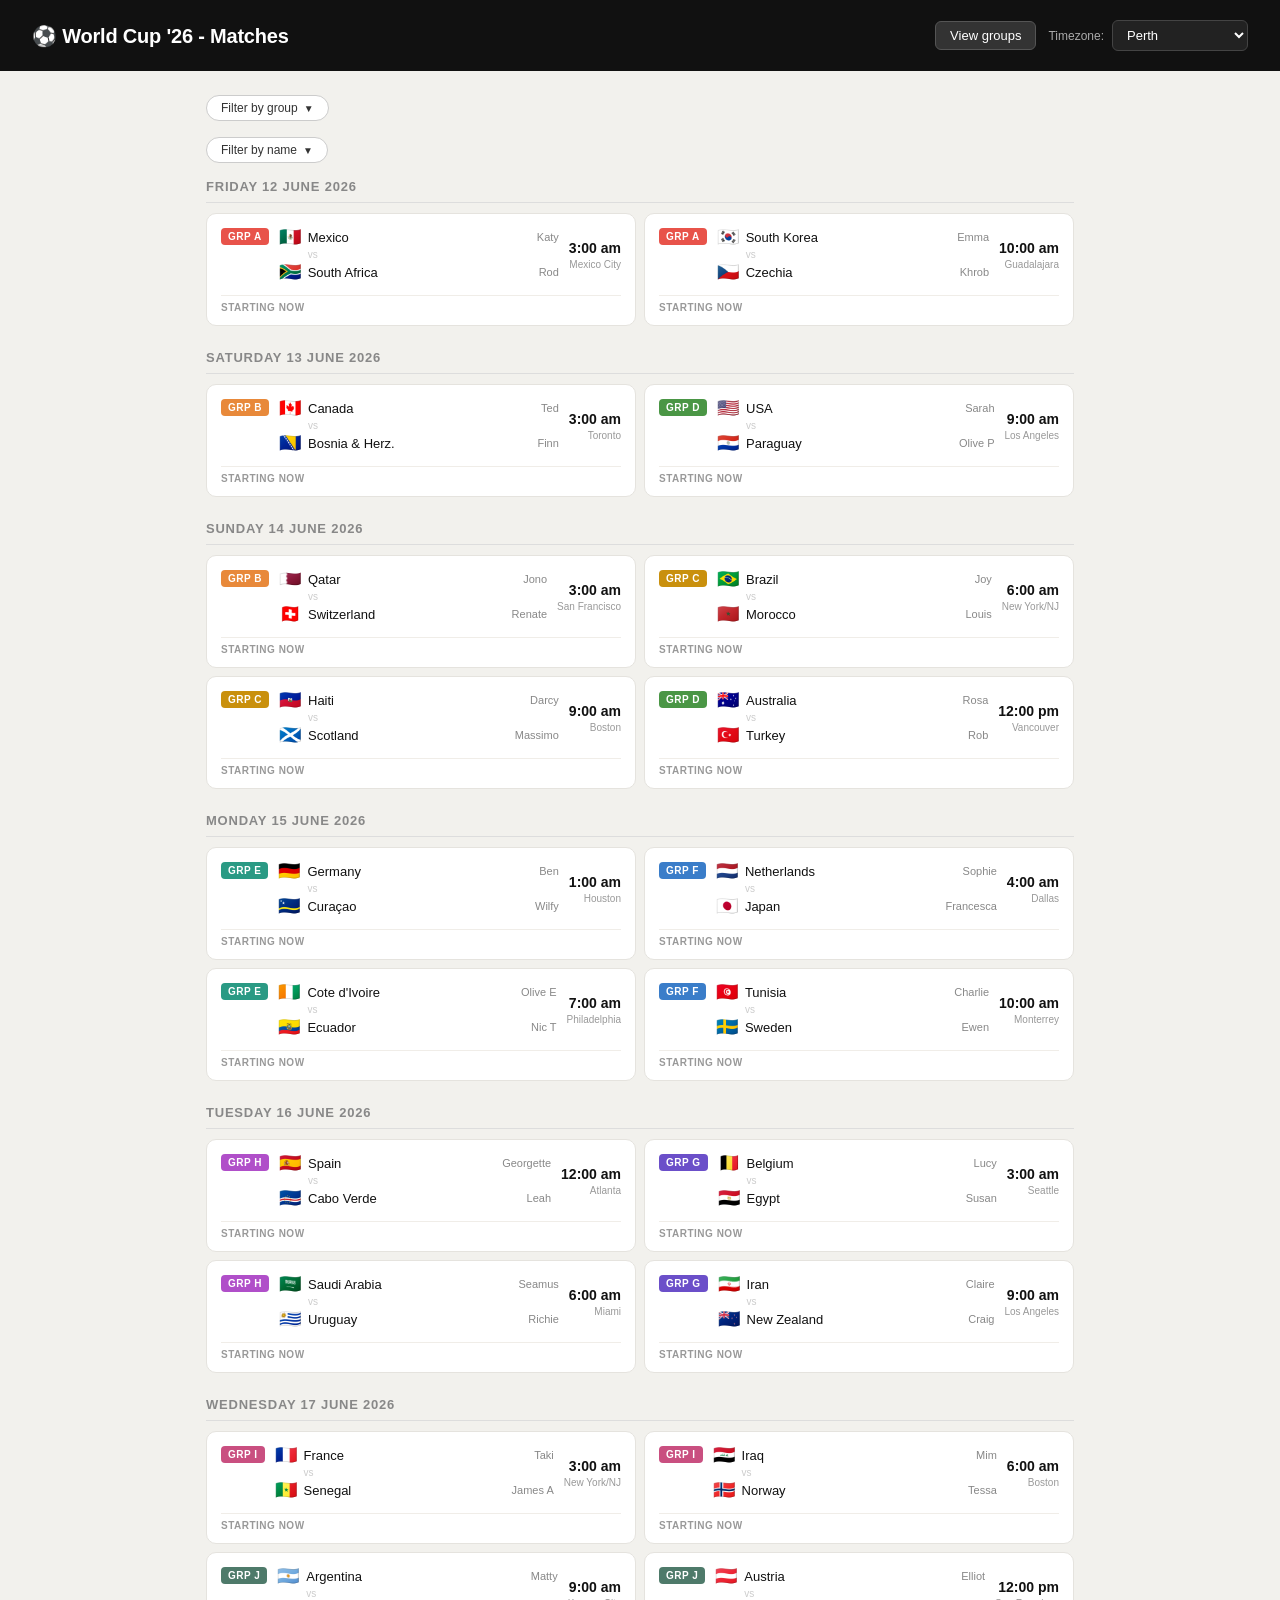
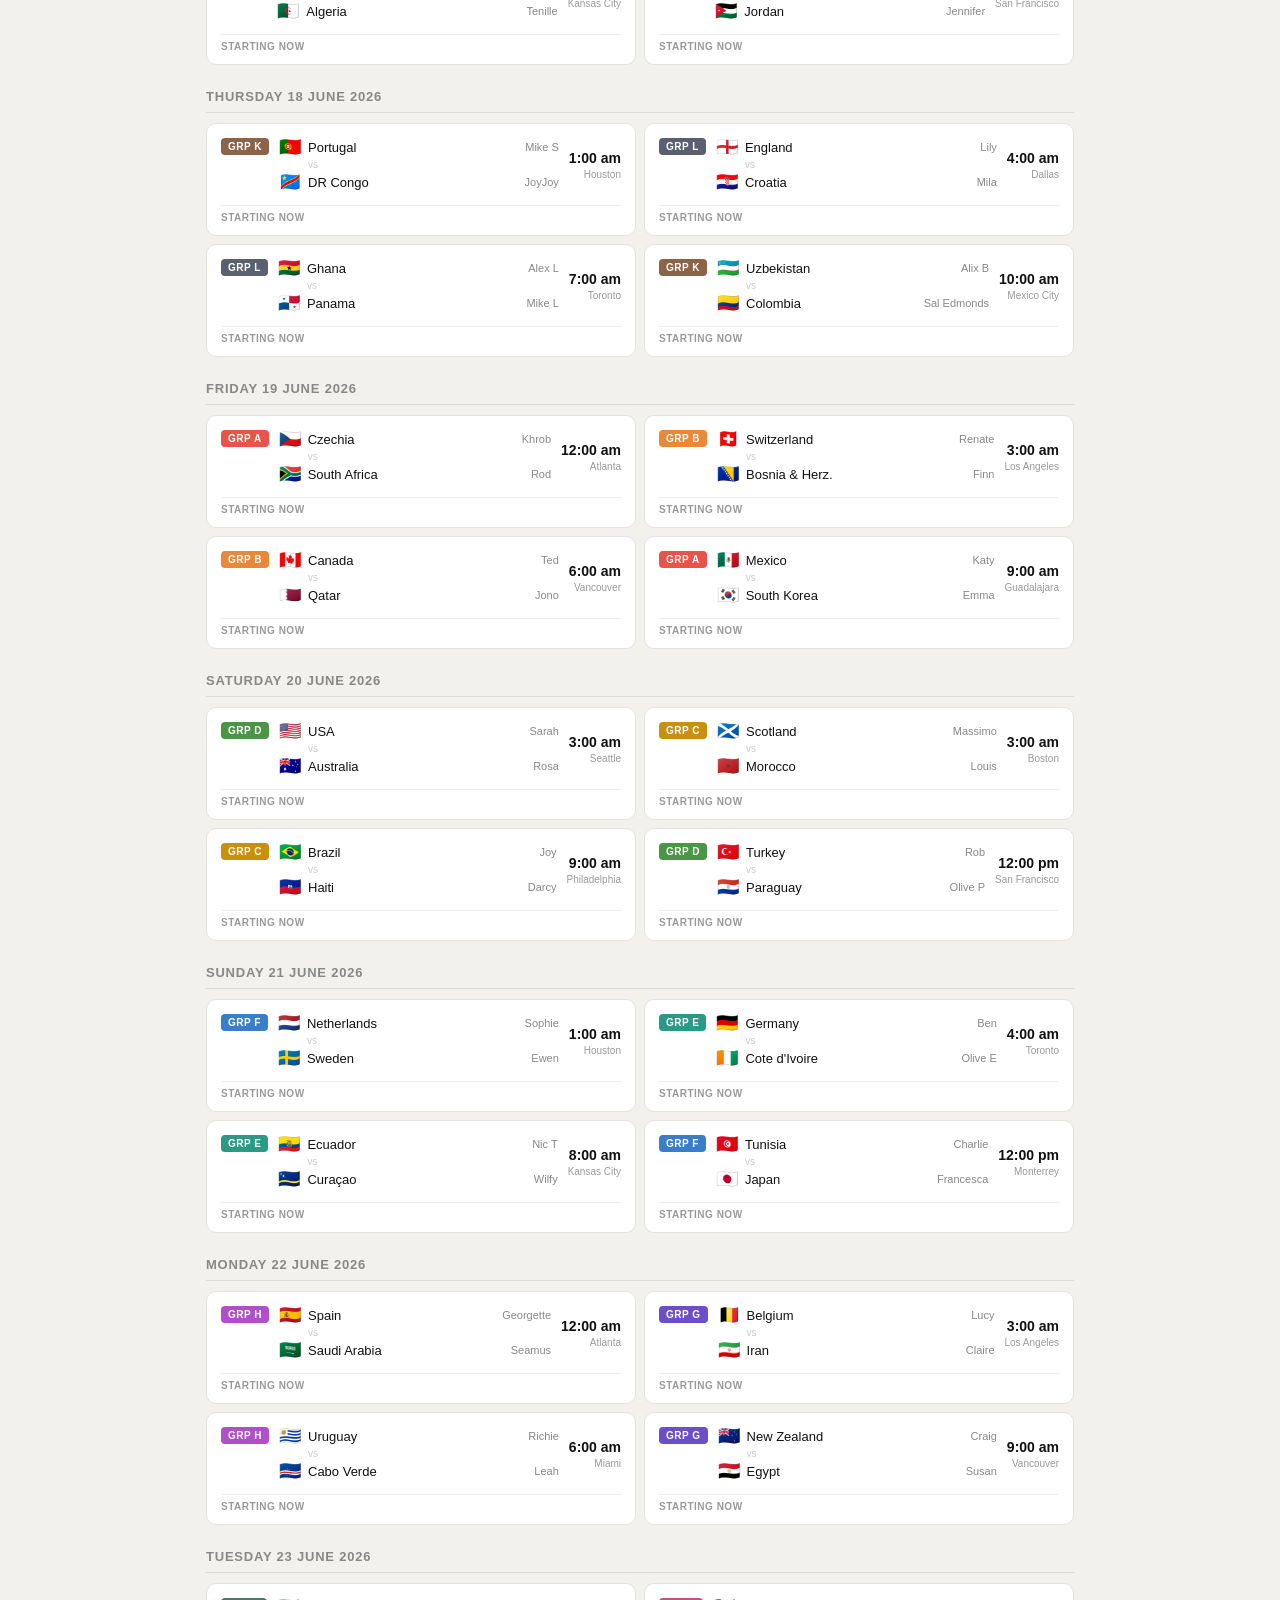
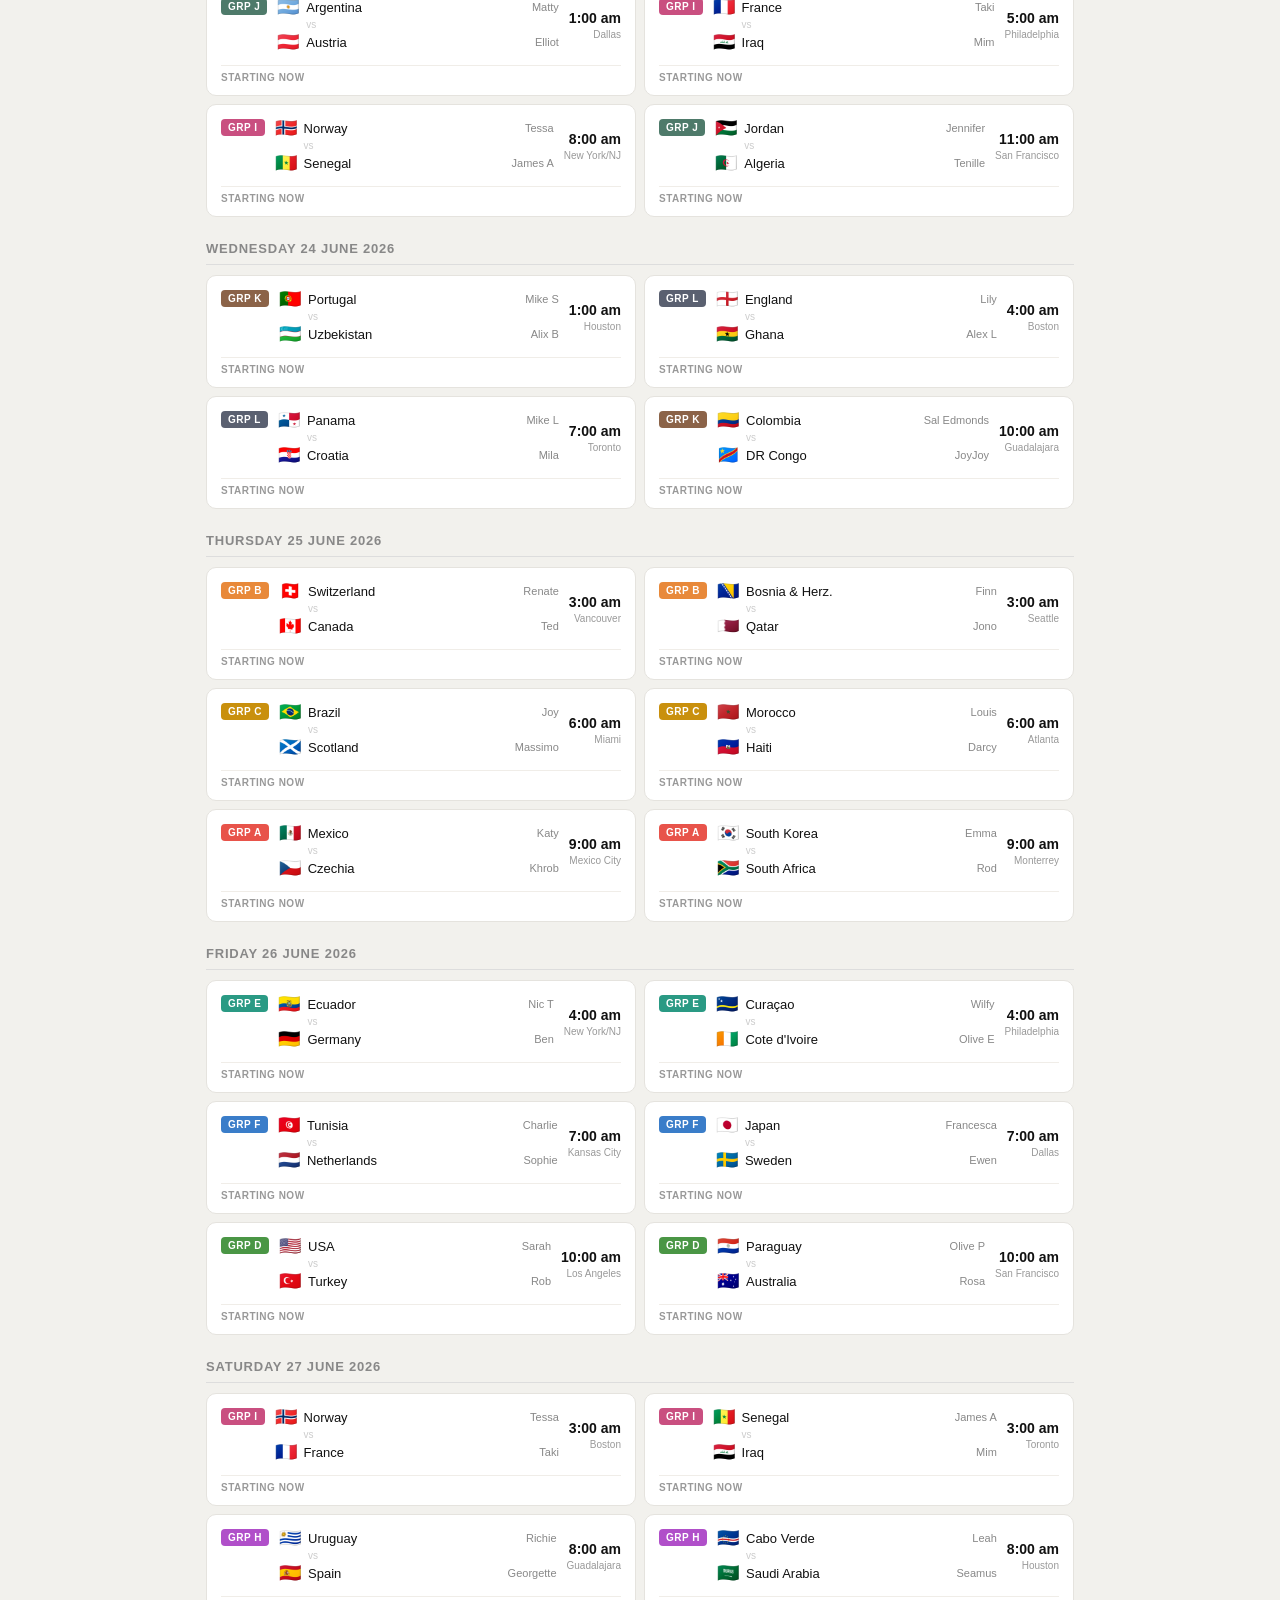
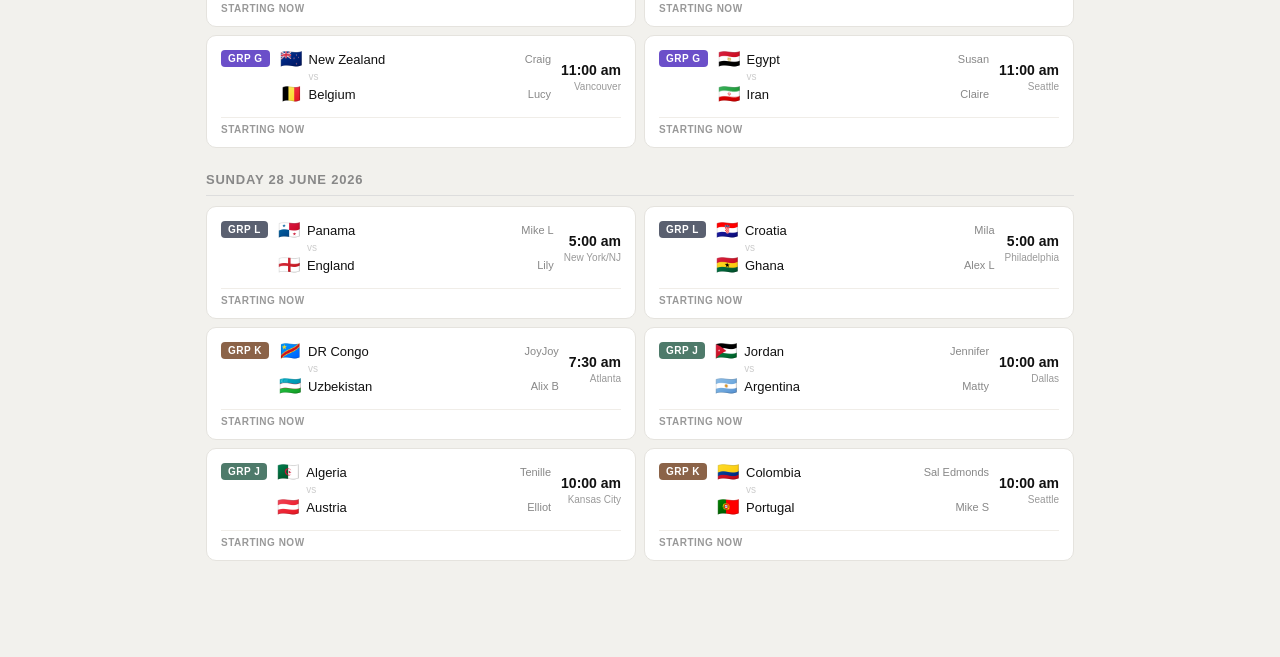
<file: index6.html>
<!DOCTYPE html>
<html lang="en">
<head>
<meta charset="UTF-8">
<meta name="viewport" content="width=device-width, initial-scale=1.0">
<title>FIFA World Cup 2026 — Matches</title>
<style>
  * { box-sizing: border-box; margin: 0; padding: 0; }

  body {
    font-family: -apple-system, BlinkMacSystemFont, 'Segoe UI', Roboto, sans-serif;
    background: #f2f1ed;
    color: #1a1a1a;
    padding: 0 0 3rem;
  }

  header {
    background: #111;
    color: #fff;
    padding: 1.25rem 2rem;
    display: flex;
    align-items: center;
    justify-content: space-between;
    flex-wrap: wrap;
    gap: 1rem;
    position: sticky;
    top: 0;
    z-index: 100;
  }

  .header-left h1 { font-size: 20px; font-weight: 600; letter-spacing: -0.01em; }
  .header-left p { font-size: 12px; color: #aaa; margin-top: 2px; }

  .header-right { display: flex; align-items: center; gap: 12px; flex-wrap: wrap; }
  .view-groups-btn {
    display: inline-block; padding: 6px 14px; border-radius: 6px;
    background: #333; color: #fff; font-size: 13px; font-weight: 500;
    text-decoration: none; border: 1px solid #555; transition: background 0.15s;
    white-space: nowrap;
  }
  .view-groups-btn:hover { background: #555; }

  .tz-selector { display: flex; align-items: center; gap: 8px; }
  .tz-selector label { font-size: 12px; color: #aaa; white-space: nowrap; }
  .tz-selector select {
    background: #222; color: #fff; border: 1px solid #444;
    border-radius: 6px; padding: 6px 10px; font-size: 13px; cursor: pointer; outline: none;
  }
  .tz-selector select:hover { border-color: #666; }

  .content { max-width: 900px; margin: 0 auto; padding: 1.5rem 1rem; }

  .filter-section { margin-bottom: 1rem; }
  .filter-label {
    font-size: 11px; font-weight: 600; color: #999; text-transform: uppercase;
    letter-spacing: 0.06em; margin-bottom: 6px;
  }

  .pill-filter {
    display: flex; flex-wrap: wrap; gap: 6px; margin-bottom: 1.25rem;
  }

  .pill-filter button {
    padding: 5px 12px; border-radius: 20px; border: 1px solid #ccc;
    background: #fff; font-size: 12px; font-weight: 500; cursor: pointer;
    transition: all 0.15s; color: #333;
  }
  .pill-filter button:hover { border-color: #888; }
  .pill-filter button.active { background: #333; color: #fff; border-color: #111; }

  /* Person filter uses accent colour when active */
  .person-filter button.active {
    background: #333; color: #fff; border-color: #111;
  }

  .filter-toggle-row {
    display: flex; align-items: center; flex-wrap: wrap; gap: 6px; margin-bottom: 8px;
  }

  .person-filter-toggle {
    display: inline-flex; align-items: center; gap: 6px; flex-shrink: 0;
    padding: 5px 14px; border-radius: 20px; border: 1px solid #ccc;
    background: #fff; font-size: 12px; font-weight: 500; cursor: pointer;
    transition: all 0.15s; color: #333;
  }
  .person-filter-toggle:hover { border-color: #888; }
  .person-filter-toggle .toggle-arrow { font-size: 10px; transition: transform 0.2s; }
  .person-filter-toggle.open .toggle-arrow { transform: rotate(180deg); }
  .toggle-active-label { color: #888; font-weight: 400; }

  .person-filter-panel {
    display: none;
    margin-bottom: 0.5rem;
  }
  .person-filter-panel.open { display: block; }

  .person-active-chips {
    display: contents;
  }

  .day-block { margin-bottom: 1.5rem; }
  .day-header {
    font-size: 13px; font-weight: 600; color: #888; text-transform: uppercase;
    letter-spacing: 0.06em; padding: 0 0 8px; border-bottom: 1px solid #ddd; margin-bottom: 10px;
  }

  .matches-grid {
    display: grid;
    grid-template-columns: repeat(auto-fill, minmax(400px, 1fr));
    gap: 8px;
  }

  .match-card {
    background: #fff; border-radius: 10px; border: 1px solid #e5e3de;
    padding: 12px 14px; display: flex; align-items: center; gap: 10px;
    flex-wrap: wrap; transition: border-color 0.15s;
  }

  .match-card-countdown {
    width: 100%; font-size: 10px; font-weight: 600; text-transform: uppercase;
    letter-spacing: 0.05em; color: #999; padding-top: 6px;
    border-top: 1px solid #f0ede8; margin-top: 2px;
  }
  .match-card:hover { border-color: #bbb; }

  /* Highlight cards where a selected person is playing */
  .match-card.person-highlight { border-color: #93c5fd; background: #eff6ff; }

  .match-group-badge {
    font-size: 10px; font-weight: 600; letter-spacing: 0.05em; padding: 3px 7px;
    border-radius: 4px; white-space: nowrap; flex-shrink: 0; align-self: flex-start; margin-top: 2px;
  }
  .badge-a { background:#E8534A;color:#FFF; }
  .badge-b { background:#E8893A;color:#FFF; }
  .badge-c { background:#C9900D;color:#FFF; }
  .badge-d { background:#4A9645;color:#FFF; }
  .badge-e { background:#2A9A84;color:#FFF; }
  .badge-f { background:#3A7DC9;color:#FFF; }
  .badge-g { background:#6B4FC9;color:#FFF; }
  .badge-h { background:#B04FC9;color:#FFF; }
  .badge-i { background:#C94F80;color:#FFF; }
  .badge-j { background:#4E7A6A;color:#FFF; }
  .badge-k { background:#8B6348;color:#FFF; }
  .badge-l { background:#5A6070;color:#FFF; }

  .match-teams { flex: 1; min-width: 0; }
  .team-row-m { display: flex; align-items: center; gap: 7px; padding: 2px 0; }
  .team-flag { font-size: 18px; line-height: 1; width: 22px; flex-shrink: 0; }
  .team-name { font-size: 13px; font-weight: 500; color: #111; }
  .team-person {
    font-size: 11px; color: #888; margin-left: auto; white-space: nowrap; padding-left: 6px;
  }
  .team-person.highlighted { color: #1d4ed8; font-weight: 600; }

  .vs-divider { font-size: 10px; color: #ccc; padding: 1px 0 1px 29px; }

  .match-meta { text-align: right; flex-shrink: 0; }
  .match-time { font-size: 14px; font-weight: 600; color: #111; white-space: nowrap; }
  .match-venue { font-size: 10px; color: #999; margin-top: 3px; white-space: nowrap; }

  .score-num { font-size: 18px; font-weight: 700; color: #111; line-height: 1; min-width: 22px; text-align: right; padding-left: 10px; flex-shrink: 0; }

  .match-status-pill {
    display: inline-block; font-size: 10px; font-weight: 700; text-transform: uppercase;
    letter-spacing: 0.07em; padding: 2px 8px; border-radius: 20px; width: 100%;
    box-sizing: border-box; text-align: center; margin-bottom: 4px;
  }
  .match-status-pill.live { background: #16a34a; color: #fff; }
  .match-status-pill.ft   { background: #e5e3de; color: #555; }

  .match-card-status {
    width: 100%; padding-bottom: 6px; border-bottom: 1px solid #f0ede8; margin-bottom: 2px;
  }

  .match-status { font-size: 10px; font-weight: 600; text-transform: uppercase; letter-spacing: 0.05em; margin-top: 2px; }
  .match-status.live  { color: #16a34a; }
  .match-status.ft    { color: #888; }
  .match-status.pre   { color: #999; }

  .no-matches {
    font-size: 14px; color: #999; text-align: center; padding: 3rem; display: none;
  }

  @media (max-width: 500px) {
    header { padding: 1rem; }
    .matches-grid { grid-template-columns: 1fr; }
    .match-venue { display: none; }
  }
</style>
</head>
<body>

<header>
  <div class="header-left">
    <h1>⚽ World Cup '26 - Matches</h1>
  </div>
  <div class="header-right">
    <a href="groups.html" class="view-groups-btn">View groups</a>
    <div class="tz-selector">
      <label>Timezone:</label>
      <select id="tzSelect" onchange="renderSchedule()">
        <option value="local">Match local time</option>
        <option value="Australia/Perth" selected>Perth</option>
        <option value="Australia/Melbourne">Melbourne</option>
        <option value="Australia/Hobart">Hobart</option>
        <option value="Europe/Berlin">Germany</option>
        <option value="Europe/Rome">Italy</option>
        <option value="Europe/London">United Kingdom</option>
        <option value="America/Los_Angeles">Los Angeles</option>
        <option value="Europe/Zurich">Switzerland</option>
      </select>
    </div>
  </div>
</header>

<div class="content">

  <div class="filter-section">
    <div class="filter-toggle-row">
      <button class="person-filter-toggle" id="groupFilterToggle" onclick="toggleGroupFilter()">
        Filter by group <span class="toggle-arrow">▼</span>
      </button>
      <div class="person-active-chips" id="groupActiveChips"></div>
    </div>
    <div class="person-filter-panel" id="groupFilterPanel">
      <div class="pill-filter group-filter" id="groupFilter">
        <button class="active" data-group="all" onclick="filterGroup(this)">All</button>
        <button data-group="A" onclick="filterGroup(this)">A</button>
        <button data-group="B" onclick="filterGroup(this)">B</button>
        <button data-group="C" onclick="filterGroup(this)">C</button>
        <button data-group="D" onclick="filterGroup(this)">D</button>
        <button data-group="E" onclick="filterGroup(this)">E</button>
        <button data-group="F" onclick="filterGroup(this)">F</button>
        <button data-group="G" onclick="filterGroup(this)">G</button>
        <button data-group="H" onclick="filterGroup(this)">H</button>
        <button data-group="I" onclick="filterGroup(this)">I</button>
        <button data-group="J" onclick="filterGroup(this)">J</button>
        <button data-group="K" onclick="filterGroup(this)">K</button>
        <button data-group="L" onclick="filterGroup(this)">L</button>
      </div>
    </div>
  </div>

  <div class="filter-section">
    <div class="filter-toggle-row">
      <button class="person-filter-toggle" id="personFilterToggle" onclick="togglePersonFilter()">
        Filter by name <span class="toggle-arrow">▼</span>
      </button>
      <div class="person-active-chips" id="personActiveChips"></div>
    </div>
    <div class="person-filter-panel" id="personFilterPanel">
      <div class="pill-filter person-filter" id="personFilter">
        <button class="active" data-person="all" onclick="filterPerson(this)">Everyone</button>
        <button data-person="Alix B" onclick="filterPerson(this)">🇺🇿 Alix B</button>
        <button data-person="Alex L" onclick="filterPerson(this)">🇬🇭 Alex L</button>
        <button data-person="Charlie" onclick="filterPerson(this)">🇹🇳 Charlie</button>
        <button data-person="Claire" onclick="filterPerson(this)">🇮🇷 Claire</button>
        <button data-person="Craig" onclick="filterPerson(this)">🇳🇿 Craig</button>
        <button data-person="Darcy" onclick="filterPerson(this)">🇭🇹 Darcy</button>
        <button data-person="Elliot" onclick="filterPerson(this)">🇦🇹 Elliot</button>
        <button data-person="Emma" onclick="filterPerson(this)">🇰🇷 Emma</button>
        <button data-person="Ewen" onclick="filterPerson(this)">🇸🇪 Ewen</button>
        <button data-person="Finn" onclick="filterPerson(this)">🇧🇦 Finn</button>
        <button data-person="Francesca" onclick="filterPerson(this)">🇯🇵 Francesca</button>
        <button data-person="Georgette" onclick="filterPerson(this)">🇪🇸 Georgette</button>
        <button data-person="James A" onclick="filterPerson(this)">🇸🇳 James A</button>
        <button data-person="Jennifer" onclick="filterPerson(this)">🇯🇴 Jennifer</button>
        <button data-person="Jono" onclick="filterPerson(this)">🇶🇦 Jono</button>
        <button data-person="Joy" onclick="filterPerson(this)">🇧🇷 Joy</button>
        <button data-person="JoyJoy" onclick="filterPerson(this)">🇨🇩 JoyJoy</button>
        <button data-person="Katy" onclick="filterPerson(this)">🇲🇽 Katy</button>
        <button data-person="Khrob" onclick="filterPerson(this)">🇨🇿 Khrob</button>
        <button data-person="Leah" onclick="filterPerson(this)">🇨🇻 Leah</button>
        <button data-person="Lily" onclick="filterPerson(this)">🏴󠁧󠁢󠁥󠁮󠁧󠁿 Lily</button>
        <button data-person="Louis" onclick="filterPerson(this)">🇲🇦 Louis</button>
        <button data-person="Lucy" onclick="filterPerson(this)">🇧🇪 Lucy</button>
        <button data-person="Massimo" onclick="filterPerson(this)">🏴󠁧󠁢󠁳󠁣󠁴󠁿 Massimo</button>
        <button data-person="Matty" onclick="filterPerson(this)">🇦🇷 Matty</button>
        <button data-person="Mike L" onclick="filterPerson(this)">🇵🇦 Mike L</button>
        <button data-person="Mike S" onclick="filterPerson(this)">🇵🇹 Mike S</button>
        <button data-person="Mila" onclick="filterPerson(this)">🇭🇷 Mila</button>
        <button data-person="Mim" onclick="filterPerson(this)">🇮🇶 Mim</button>
        <button data-person="Nic T" onclick="filterPerson(this)">🇪🇨 Nic</button>
        <button data-person="Olive E" onclick="filterPerson(this)">🇨🇮 Olive E</button>
        <button data-person="Olive P" onclick="filterPerson(this)">🇵🇾 Olive P</button>
        <button data-person="Renate" onclick="filterPerson(this)">🇨🇭 Renate</button>
        <button data-person="Richie" onclick="filterPerson(this)">🇺🇾 Richie</button>
        <button data-person="Rob" onclick="filterPerson(this)">🇹🇷 Rob</button>
        <button data-person="Rod" onclick="filterPerson(this)">🇿🇦 Rod</button>
        <button data-person="Rosa" onclick="filterPerson(this)">🇦🇺 Rosa</button>
        <button data-person="Sal Edmonds" onclick="filterPerson(this)">🇨🇴 Sal E</button>
        <button data-person="Sarah" onclick="filterPerson(this)">🇺🇸 Sarah</button>
        <button data-person="Seamus" onclick="filterPerson(this)">🇸🇦 Seamus</button>
        <button data-person="Sophie" onclick="filterPerson(this)">🇳🇱 Sophie</button>
        <button data-person="Susan" onclick="filterPerson(this)">🇪🇬 Susan</button>
        <button data-person="Taki" onclick="filterPerson(this)">🇫🇷 Taki</button>
        <button data-person="Ted" onclick="filterPerson(this)">🇨🇦 Ted</button>
        <button data-person="Tenille" onclick="filterPerson(this)">🇩🇿 Tenille</button>
        <button data-person="Tessa" onclick="filterPerson(this)">🇳🇴 Tessa</button>
        <button data-person="Wilfy" onclick="filterPerson(this)">🇨🇼 Wilfy</button>
      </div>
    </div>
  </div>

  <div id="schedule"></div>
  <div class="no-matches" id="noMatches">No matches found for the current filters.</div>

  <!--
  <div style="margin-top: 2.5rem; padding-top: 1.5rem; border-top: 1px solid #ddd;">
    <div style="font-size: 11px; font-weight: 600; color: #999; text-transform: uppercase; letter-spacing: 0.06em; margin-bottom: 10px;">Examples</div>
    <div class="matches-grid">

      <div class="match-card">
        <div class="match-card-status"><span class="match-status-pill live">Live · 42'</span></div>
        <span class="match-group-badge badge-d">GRP D</span>
        <div class="match-teams">
          <div class="team-row-m">
            <span class="team-flag">🇦🇺</span>
            <span class="team-name">Australia</span>
            <span class="team-person highlighted">Rosa</span>
            <span class="score-num">3</span>
          </div>
          <div class="vs-divider">vs</div>
          <div class="team-row-m">
            <span class="team-flag">🇺🇸</span>
            <span class="team-name">USA</span>
            <span class="team-person highlighted">Sarah</span>
            <span class="score-num">1</span>
          </div>
        </div>
        <div class="match-meta">
          <div class="match-venue">Vancouver</div>
        </div>
      </div>

      <div class="match-card">
        <div class="match-card-status"><span class="match-status-pill ft">Match Finished</span></div>
        <span class="match-group-badge badge-k">GRP K</span>
        <div class="match-teams">
          <div class="team-row-m">
            <span class="team-flag">🇨🇴</span>
            <span class="team-name">Colombia</span>
            <span class="team-person highlighted">Sal E</span>
            <span class="score-num">7</span>
          </div>
          <div class="vs-divider">vs</div>
          <div class="team-row-m">
            <span class="team-flag">🇵🇹</span>
            <span class="team-name">Portugal</span>
            <span class="team-person highlighted">Mike S</span>
            <span class="score-num">2</span>
          </div>
        </div>
        <div class="match-meta">
          <div class="match-venue">Seattle</div>
        </div>
      </div>

    </div>
  </div>
  -->

</div>

<script>
const PEOPLE = {
  "Mexico":"Katy","South Africa":"Rod","South Korea":"Emma","Czechia":"Khrob",
  "Canada":"Ted","Bosnia & Herz.":"Finn","Qatar":"Jono","Switzerland":"Renate",
  "Brazil":"Joy","Morocco":"Louis","Haiti":"Darcy","Scotland":"Massimo",
  "USA":"Sarah","Paraguay":"Olive P","Australia":"Rosa","Turkey":"Rob",
  "Germany":"Ben","Curaçao":"Wilfy","Cote d'Ivoire":"Olive E","Ecuador":"Nic T",
  "Netherlands":"Sophie","Japan":"Francesca","Sweden":"Ewen","Tunisia":"Charlie",
  "Belgium":"Lucy","Egypt":"Susan","Iran":"Claire","New Zealand":"Craig",
  "Spain":"Georgette","Cabo Verde":"Leah","Saudi Arabia":"Seamus","Uruguay":"Richie",
  "France":"Taki","Senegal":"James A","Iraq":"Mim","Norway":"Tessa",
  "Argentina":"Matty","Algeria":"Tenille","Austria":"Elliot","Jordan":"Jennifer",
  "Portugal":"Mike S","DR Congo":"JoyJoy","Uzbekistan":"Alix B","Colombia":"Sal Edmonds",
  "England":"Lily","Croatia":"Mila","Ghana":"Alex L","Panama":"Mike L"
};

const FLAGS = {
  "Mexico":"🇲🇽","South Africa":"🇿🇦","South Korea":"🇰🇷","Czechia":"🇨🇿",
  "Canada":"🇨🇦","Bosnia & Herz.":"🇧🇦","Qatar":"🇶🇦","Switzerland":"🇨🇭",
  "Brazil":"🇧🇷","Morocco":"🇲🇦","Haiti":"🇭🇹","Scotland":"🏴󠁧󠁢󠁳󠁣󠁴󠁿",
  "USA":"🇺🇸","Paraguay":"🇵🇾","Australia":"🇦🇺","Turkey":"🇹🇷",
  "Germany":"🇩🇪","Curaçao":"🇨🇼","Cote d'Ivoire":"🇨🇮","Ecuador":"🇪🇨",
  "Netherlands":"🇳🇱","Japan":"🇯🇵","Sweden":"🇸🇪","Tunisia":"🇹🇳",
  "Belgium":"🇧🇪","Egypt":"🇪🇬","Iran":"🇮🇷","New Zealand":"🇳🇿",
  "Spain":"🇪🇸","Cabo Verde":"🇨🇻","Saudi Arabia":"🇸🇦","Uruguay":"🇺🇾",
  "France":"🇫🇷","Senegal":"🇸🇳","Iraq":"🇮🇶","Norway":"🇳🇴",
  "Argentina":"🇦🇷","Algeria":"🇩🇿","Austria":"🇦🇹","Jordan":"🇯🇴",
  "Portugal":"🇵🇹","DR Congo":"🇨🇩","Uzbekistan":"🇺🇿","Colombia":"🇨🇴",
  "England":"🏴󠁧󠁢󠁥󠁮󠁧󠁿","Croatia":"🇭🇷","Ghana":"🇬🇭","Panama":"🇵🇦"
};

// Venue -> IANA tz for "match local time" mode
const VENUE_TZ = {
  "Mexico City":   "America/Mexico_City",
  "Guadalajara":   "America/Mexico_City",
  "Monterrey":     "America/Monterrey",
  "Toronto":       "America/Toronto",
  "Vancouver":     "America/Vancouver",
  "New York/NJ":   "America/New_York",
  "Boston":        "America/New_York",
  "Philadelphia":  "America/New_York",
  "Atlanta":       "America/New_York",
  "Miami":         "America/New_York",
  "Kansas City":   "America/Chicago",
  "Houston":       "America/Chicago",
  "Dallas":        "America/Chicago",
  "Seattle":       "America/Los_Angeles",
  "Los Angeles":   "America/Los_Angeles",
  "San Francisco": "America/Los_Angeles",
};

// Store UTC times as ms since epoch
function etMs(dateStr, h, m) {
  const utcH = h + 4; // ET = UTC-4 in June
  return Date.UTC(2026, parseInt(dateStr.split('-')[1])-1, parseInt(dateStr.split('-')[2]), utcH, m||0);
}

const MATCHES = [
  // June 11
  { ms:etMs("2026-06-11",15,0),  group:"A", t1:"Mexico",        t2:"South Africa",  venue:"Mexico City" },
  { ms:etMs("2026-06-11",22,0),  group:"A", t1:"South Korea",   t2:"Czechia",       venue:"Guadalajara" },
  // June 12
  { ms:etMs("2026-06-12",15,0),  group:"B", t1:"Canada",        t2:"Bosnia & Herz.", venue:"Toronto" },
  { ms:etMs("2026-06-12",21,0),  group:"D", t1:"USA",           t2:"Paraguay",      venue:"Los Angeles" },
  // June 13
  { ms:etMs("2026-06-13",15,0),  group:"B", t1:"Qatar",         t2:"Switzerland",   venue:"San Francisco" },
  { ms:etMs("2026-06-13",18,0),  group:"C", t1:"Brazil",        t2:"Morocco",       venue:"New York/NJ" },
  { ms:etMs("2026-06-13",21,0),  group:"C", t1:"Haiti",         t2:"Scotland",      venue:"Boston" },
  { ms:etMs("2026-06-14", 0,0),  group:"D", t1:"Australia",     t2:"Turkey",        venue:"Vancouver" },
  // June 14
  { ms:etMs("2026-06-14",13,0),  group:"E", t1:"Germany",       t2:"Curaçao",       venue:"Houston" },
  { ms:etMs("2026-06-14",16,0),  group:"F", t1:"Netherlands",   t2:"Japan",         venue:"Dallas" },
  { ms:etMs("2026-06-14",19,0),  group:"E", t1:"Cote d'Ivoire", t2:"Ecuador",       venue:"Philadelphia" },
  { ms:etMs("2026-06-14",22,0),  group:"F", t1:"Tunisia",       t2:"Sweden",        venue:"Monterrey" },
  // June 15
  { ms:etMs("2026-06-15",12,0),  group:"H", t1:"Spain",         t2:"Cabo Verde",    venue:"Atlanta" },
  { ms:etMs("2026-06-15",15,0),  group:"G", t1:"Belgium",       t2:"Egypt",         venue:"Seattle" },
  { ms:etMs("2026-06-15",18,0),  group:"H", t1:"Saudi Arabia",  t2:"Uruguay",       venue:"Miami" },
  { ms:etMs("2026-06-15",21,0),  group:"G", t1:"Iran",          t2:"New Zealand",   venue:"Los Angeles" },
  // June 16
  { ms:etMs("2026-06-16",15,0),  group:"I", t1:"France",        t2:"Senegal",       venue:"New York/NJ" },
  { ms:etMs("2026-06-16",18,0),  group:"I", t1:"Iraq",          t2:"Norway",        venue:"Boston" },
  { ms:etMs("2026-06-16",21,0),  group:"J", t1:"Argentina",     t2:"Algeria",       venue:"Kansas City" },
  { ms:etMs("2026-06-17", 0,0),  group:"J", t1:"Austria",       t2:"Jordan",        venue:"San Francisco" },
  // June 17
  { ms:etMs("2026-06-17",13,0),  group:"K", t1:"Portugal",      t2:"DR Congo",      venue:"Houston" },
  { ms:etMs("2026-06-17",16,0),  group:"L", t1:"England",       t2:"Croatia",       venue:"Dallas" },
  { ms:etMs("2026-06-17",19,0),  group:"L", t1:"Ghana",         t2:"Panama",        venue:"Toronto" },
  { ms:etMs("2026-06-17",22,0),  group:"K", t1:"Uzbekistan",    t2:"Colombia",      venue:"Mexico City" },
  // June 18
  { ms:etMs("2026-06-18",12,0),  group:"A", t1:"Czechia",       t2:"South Africa",  venue:"Atlanta" },
  { ms:etMs("2026-06-18",15,0),  group:"B", t1:"Switzerland",   t2:"Bosnia & Herz.", venue:"Los Angeles" },
  { ms:etMs("2026-06-18",18,0),  group:"B", t1:"Canada",        t2:"Qatar",         venue:"Vancouver" },
  { ms:etMs("2026-06-18",21,0),  group:"A", t1:"Mexico",        t2:"South Korea",   venue:"Guadalajara" },
  // June 19
  { ms:etMs("2026-06-19",15,0),  group:"D", t1:"USA",           t2:"Australia",     venue:"Seattle" },
  { ms:etMs("2026-06-19",15,0),  group:"C", t1:"Scotland",      t2:"Morocco",       venue:"Boston" },
  { ms:etMs("2026-06-19",21,0),  group:"C", t1:"Brazil",        t2:"Haiti",         venue:"Philadelphia" },
  { ms:etMs("2026-06-20", 0,0),  group:"D", t1:"Turkey",        t2:"Paraguay",      venue:"San Francisco" },
  // June 20
  { ms:etMs("2026-06-20",13,0),  group:"F", t1:"Netherlands",   t2:"Sweden",        venue:"Houston" },
  { ms:etMs("2026-06-20",16,0),  group:"E", t1:"Germany",       t2:"Cote d'Ivoire", venue:"Toronto" },
  { ms:etMs("2026-06-20",20,0),  group:"E", t1:"Ecuador",       t2:"Curaçao",       venue:"Kansas City" },
  { ms:etMs("2026-06-21", 0,0),  group:"F", t1:"Tunisia",       t2:"Japan",         venue:"Monterrey" },
  // June 21
  { ms:etMs("2026-06-21",12,0),  group:"H", t1:"Spain",         t2:"Saudi Arabia",  venue:"Atlanta" },
  { ms:etMs("2026-06-21",15,0),  group:"G", t1:"Belgium",       t2:"Iran",          venue:"Los Angeles" },
  { ms:etMs("2026-06-21",18,0),  group:"H", t1:"Uruguay",       t2:"Cabo Verde",    venue:"Miami" },
  { ms:etMs("2026-06-21",21,0),  group:"G", t1:"New Zealand",   t2:"Egypt",         venue:"Vancouver" },
  // June 22
  { ms:etMs("2026-06-22",13,0),  group:"J", t1:"Argentina",     t2:"Austria",       venue:"Dallas" },
  { ms:etMs("2026-06-22",17,0),  group:"I", t1:"France",        t2:"Iraq",          venue:"Philadelphia" },
  { ms:etMs("2026-06-22",20,0),  group:"I", t1:"Norway",        t2:"Senegal",       venue:"New York/NJ" },
  { ms:etMs("2026-06-22",23,0),  group:"J", t1:"Jordan",        t2:"Algeria",       venue:"San Francisco" },
  // June 23
  { ms:etMs("2026-06-23",13,0),  group:"K", t1:"Portugal",      t2:"Uzbekistan",    venue:"Houston" },
  { ms:etMs("2026-06-23",16,0),  group:"L", t1:"England",       t2:"Ghana",         venue:"Boston" },
  { ms:etMs("2026-06-23",19,0),  group:"L", t1:"Panama",        t2:"Croatia",       venue:"Toronto" },
  { ms:etMs("2026-06-23",22,0),  group:"K", t1:"Colombia",      t2:"DR Congo",      venue:"Guadalajara" },
  // June 24
  { ms:etMs("2026-06-24",15,0),  group:"B", t1:"Switzerland",   t2:"Canada",        venue:"Vancouver" },
  { ms:etMs("2026-06-24",15,0),  group:"B", t1:"Bosnia & Herz.",t2:"Qatar",         venue:"Seattle" },
  { ms:etMs("2026-06-24",18,0),  group:"C", t1:"Brazil",        t2:"Scotland",      venue:"Miami" },
  { ms:etMs("2026-06-24",18,0),  group:"C", t1:"Morocco",       t2:"Haiti",         venue:"Atlanta" },
  { ms:etMs("2026-06-24",21,0),  group:"A", t1:"Mexico",        t2:"Czechia",       venue:"Mexico City" },
  { ms:etMs("2026-06-24",21,0),  group:"A", t1:"South Korea",   t2:"South Africa",  venue:"Monterrey" },
  // June 25
  { ms:etMs("2026-06-25",16,0),  group:"E", t1:"Ecuador",       t2:"Germany",       venue:"New York/NJ" },
  { ms:etMs("2026-06-25",16,0),  group:"E", t1:"Curaçao",       t2:"Cote d'Ivoire", venue:"Philadelphia" },
  { ms:etMs("2026-06-25",19,0),  group:"F", t1:"Tunisia",       t2:"Netherlands",   venue:"Kansas City" },
  { ms:etMs("2026-06-25",19,0),  group:"F", t1:"Japan",         t2:"Sweden",        venue:"Dallas" },
  { ms:etMs("2026-06-25",22,0),  group:"D", t1:"USA",           t2:"Turkey",        venue:"Los Angeles" },
  { ms:etMs("2026-06-25",22,0),  group:"D", t1:"Paraguay",      t2:"Australia",     venue:"San Francisco" },
  // June 26
  { ms:etMs("2026-06-26",15,0),  group:"I", t1:"Norway",        t2:"France",        venue:"Boston" },
  { ms:etMs("2026-06-26",15,0),  group:"I", t1:"Senegal",       t2:"Iraq",          venue:"Toronto" },
  { ms:etMs("2026-06-26",20,0),  group:"H", t1:"Uruguay",       t2:"Spain",         venue:"Guadalajara" },
  { ms:etMs("2026-06-26",20,0),  group:"H", t1:"Cabo Verde",    t2:"Saudi Arabia",  venue:"Houston" },
  { ms:etMs("2026-06-26",23,0),  group:"G", t1:"New Zealand",   t2:"Belgium",       venue:"Vancouver" },
  { ms:etMs("2026-06-26",23,0),  group:"G", t1:"Egypt",         t2:"Iran",          venue:"Seattle" },
  // June 27
  { ms:etMs("2026-06-27",17,0),  group:"L", t1:"Panama",        t2:"England",       venue:"New York/NJ" },
  { ms:etMs("2026-06-27",17,0),  group:"L", t1:"Croatia",       t2:"Ghana",         venue:"Philadelphia" },
  { ms:etMs("2026-06-27",19,30), group:"K", t1:"DR Congo",      t2:"Uzbekistan",    venue:"Atlanta" },
  { ms:etMs("2026-06-27",22,0),  group:"J", t1:"Jordan",        t2:"Argentina",     venue:"Dallas" },
  { ms:etMs("2026-06-27",22,0),  group:"J", t1:"Algeria",       t2:"Austria",       venue:"Kansas City" },
  { ms:etMs("2026-06-27",22,0),  group:"K", t1:"Colombia",      t2:"Portugal",      venue:"Seattle" },
];

let currentGroup = "all";
let selectedPeople = new Set();
let SCORES = {}; // keyed by "T1|T2" canonical match key → { s1, s2, status, clock }
let liveRefreshTimer = null;

// Canonical key matching MATCHES array order — used to look up scores
function matchKey(m) { return m.t1 + '|' + m.t2; }

// ESPN name aliases: some ESPN team names differ from ours
const ESPN_NAME = {
  "Cote d'Ivoire": "Ivory Coast",
  "Bosnia & Herz.": "Bosnia and Herzegovina",
  "Cabo Verde": "Cape Verde",
  "DR Congo": "DR Congo",
  "Czechia": "Czech Republic",
  "USA": "United States",
};
function espnName(t) { return ESPN_NAME[t] || t; }

async function fetchScores() {
  try {
    const url = 'https://site.api.espn.com/apis/site/v2/sports/soccer/fifa.world/scoreboard';
    const res = await fetch(url);
    if (!res.ok) return;
    const data = await res.json();
    const events = data.events || [];

    const newScores = {};
    events.forEach(ev => {
      const comp = ev.competitions?.[0];
      if (!comp) return;
      const teams = comp.competitors || [];
      if (teams.length < 2) return;

      // ESPN returns home/away; find by order index (0=home, 1=away) or by homeAway field
      const home = teams.find(t => t.homeAway === 'home') || teams[0];
      const away = teams.find(t => t.homeAway === 'away') || teams[1];
      const homeName = home.team?.displayName || home.team?.name || '';
      const awayName = away.team?.displayName || away.team?.name || '';

      const statusType = ev.status?.type?.name || 'STATUS_SCHEDULED';
      const rawClock = ev.status?.displayClock || '';
      const period = ev.status?.period || 0;

      let status = 'pre';
      if (statusType === 'STATUS_FINAL' || statusType === 'STATUS_FULL_TIME') status = 'ft';
      else if (statusType === 'STATUS_IN_PROGRESS' || statusType === 'STATUS_HALFTIME') status = 'live';

      // Build a football-correct clock string
      let clockDisplay = '';
      if (status === 'live') {
        if (statusType === 'STATUS_HALFTIME') {
          clockDisplay = 'HT';
        } else {
          // rawClock is typically "42:00" — extract the minute portion
          const mins = parseInt(rawClock.split(':')[0], 10) || 0;
          const regularMax = period === 1 ? 45 : 90;
          if (mins > regularMax) {
            clockDisplay = regularMax + '+' + (mins - regularMax) + "'";
          } else {
            clockDisplay = mins + "'";
          }
        }
      }

      const s1 = parseInt(home.score ?? '0', 10);
      const s2 = parseInt(away.score ?? '0', 10);

      // Match against our MATCHES array
      MATCHES.forEach(m => {
        const e1 = espnName(m.t1), e2 = espnName(m.t2);
        if (
          (homeName.includes(e1) || e1.includes(homeName)) &&
          (awayName.includes(e2) || e2.includes(awayName))
        ) {
          newScores[matchKey(m)] = { s1, s2, status, clock: clockDisplay };
        } else if (
          (homeName.includes(e2) || e2.includes(homeName)) &&
          (awayName.includes(e1) || e1.includes(awayName))
        ) {
          // ESPN has them reversed
          newScores[matchKey(m)] = { s1: s2, s2: s1, status, clock: clockDisplay };
        }
      });
    });

    SCORES = newScores;
    renderSchedule();

    // If any match is live, refresh every 60s; otherwise clear the timer
    const hasLive = Object.values(SCORES).some(s => s.status === 'live');
    clearTimeout(liveRefreshTimer);
    if (hasLive) {
      liveRefreshTimer = setTimeout(fetchScores, 60000);
    }
  } catch (e) {
    // Silently fail — scores just won't show
  }
}

function getTz() {
  return document.getElementById('tzSelect').value;
}

function getEffectiveTz(match) {
  const tz = getTz();
  if (tz === 'local') return VENUE_TZ[match.venue] || 'America/New_York';
  return tz;
}

function getLocalDateKey(ms, tz) {
  return new Date(ms).toLocaleDateString('en-AU', { timeZone: tz, year:'numeric', month:'2-digit', day:'2-digit' });
}

function getLocalDateLabel(ms, tz) {
  return new Date(ms).toLocaleDateString('en-AU', {
    timeZone: tz, weekday:'long', day:'numeric', month:'long', year:'numeric'
  });
}

function getTimeStr(ms, tz) {
  return new Date(ms).toLocaleTimeString('en-AU', { timeZone: tz, hour:'numeric', minute:'2-digit', hour12:true });
}

function matchPassesFilters(m) {
  if (currentGroup !== 'all' && m.group !== currentGroup) return false;
  if (selectedPeople.size > 0) {
    const p1 = PEOPLE[m.t1], p2 = PEOPLE[m.t2];
    if (!selectedPeople.has(p1) && !selectedPeople.has(p2)) return false;
  }
  return true;
}

function formatCountdown(ms) {
  const diff = ms - Date.now();
  if (diff <= 0) return 'Starting now';
  const totalMins = Math.floor(diff / 60000);
  const days  = Math.floor(totalMins / 1440);
  const hours = Math.floor((totalMins % 1440) / 60);
  const mins  = totalMins % 60;
  const parts = [];
  if (days)  parts.push(days  + (days  === 1 ? ' day'    : ' days'));
  if (hours) parts.push(hours + (hours === 1 ? ' hour'   : ' hours'));
  if (mins || parts.length === 0) parts.push(mins + (mins === 1 ? ' minute' : ' minutes'));
  return 'Begins in ' + parts.join(' ');
}

function tickCountdowns() {
  document.querySelectorAll('.match-card-countdown[data-ms]').forEach(el => {
    el.textContent = formatCountdown(parseInt(el.dataset.ms, 10));
  });
}

setInterval(tickCountdowns, 30000);

function renderSchedule() {
  const schedule = document.getElementById('schedule');
  const filtered = MATCHES.filter(matchPassesFilters);

  // For "local" tz mode, we can't group by a single tz — use ET as the grouping key for ordering,
  // but display each match in its own venue tz.
  // For fixed tz, group by that tz's local date.
  const tzForGrouping = getTz() === 'local' ? 'America/New_York' : getTz();

  const byDay = {};
  const dayOrder = [];
  filtered.forEach(m => {
    const key = getLocalDateKey(m.ms, tzForGrouping);
    if (!byDay[key]) { byDay[key] = []; dayOrder.push(key); }
    byDay[key].push(m);
  });

  const seen = new Set();
  const uniqDays = dayOrder.filter(d => { if(seen.has(d)) return false; seen.add(d); return true; });

  let html = '';
  uniqDays.forEach(dayKey => {
    const matches = byDay[dayKey];
    // Use first match's ms and the grouping tz for the day label
    const label = getLocalDateLabel(matches[0].ms, tzForGrouping);
    html += `<div class="day-block"><div class="day-header">${label}</div><div class="matches-grid">`;

    matches.forEach(m => {
      const tz = getEffectiveTz(m);
      const timeStr = getTimeStr(m.ms, tz);
      const p1 = PEOPLE[m.t1] || '';
      const p2 = PEOPLE[m.t2] || '';
      const p1hl = selectedPeople.size > 0 && selectedPeople.has(p1);
      const p2hl = selectedPeople.size > 0 && selectedPeople.has(p2);
      const sc = SCORES[matchKey(m)];
      const cardHl = p1hl || p2hl ? ' person-highlight' : '';
      const venueLabel = getTz() === 'local' ? `${m.venue} (local)` : m.venue;

      let metaHtml, topHtml = '', bottomHtml = '', s1Html = '', s2Html = '';
      if (sc && (sc.status === 'live' || sc.status === 'ft')) {
        const isLive = sc.status === 'live';
        let pillLabel;
        if (!isLive) {
          pillLabel = 'Match Finished';
        } else if (!sc.clock || sc.clock === 'HT') {
          pillLabel = sc.clock === 'HT' ? 'Half Time' : 'Live';
        } else {
          pillLabel = `Live · ${sc.clock}`;
        }
        const statusClass = isLive ? 'live' : 'ft';
        topHtml = `<div class="match-card-status"><span class="match-status-pill ${statusClass}">${pillLabel}</span></div>`;
        s1Html = `<span class="score-num">${sc.s1}</span>`;
        s2Html = `<span class="score-num">${sc.s2}</span>`;
        metaHtml = `<div class="match-venue">${venueLabel}</div>`;
      } else {
        bottomHtml = `<div class="match-card-countdown countdown" data-ms="${m.ms}">${formatCountdown(m.ms)}</div>`;
        metaHtml = `
            <div class="match-time">${timeStr}</div>
            <div class="match-venue">${venueLabel}</div>`;
      }

      html += `
        <div class="match-card${cardHl}" data-group="${m.group}">
          ${topHtml}
          <span class="match-group-badge badge-${m.group.toLowerCase()}">GRP ${m.group}</span>
          <div class="match-teams">
            <div class="team-row-m">
              <span class="team-flag">${FLAGS[m.t1]||'🏳'}</span>
              <span class="team-name">${m.t1}</span>
              <span class="team-person${p1hl?' highlighted':''}">${p1}</span>
              ${s1Html}
            </div>
            <div class="vs-divider">vs</div>
            <div class="team-row-m">
              <span class="team-flag">${FLAGS[m.t2]||'🏳'}</span>
              <span class="team-name">${m.t2}</span>
              <span class="team-person${p2hl?' highlighted':''}">${p2}</span>
              ${s2Html}
            </div>
          </div>
          <div class="match-meta">${metaHtml}
          </div>
          ${bottomHtml}
        </div>`;
    });
    html += `</div></div>`;
  });

  schedule.innerHTML = html;
  document.getElementById('noMatches').style.display = filtered.length === 0 ? 'block' : 'none';
}

function updateGroupChip() {
  const container = document.getElementById('groupActiveChips');
  while (container.firstChild) container.removeChild(container.firstChild);
  if (currentGroup !== 'all') {
    const chip = document.createElement('button');
    chip.style.cssText = 'padding:5px 12px;border-radius:20px;border:1px solid #111;background:#333;color:#fff;font-size:12px;font-weight:500;cursor:pointer;white-space:nowrap;';
    chip.textContent = 'Group ' + currentGroup + ' ✕';
    chip.addEventListener('click', () => {
      currentGroup = 'all';
      document.querySelectorAll('#groupFilter button').forEach(b => b.classList.remove('active'));
      document.querySelector('#groupFilter button[data-group="all"]').classList.add('active');
      updateGroupChip();
      renderSchedule();
    });
    container.appendChild(chip);
  }
}

function filterGroup(btn) {
  document.querySelectorAll('#groupFilter button').forEach(b => b.classList.remove('active'));
  btn.classList.add('active');
  currentGroup = btn.dataset.group;
  updateGroupChip();
  document.getElementById('groupFilterPanel').classList.remove('open');
  document.getElementById('groupFilterToggle').classList.remove('open');
  renderSchedule();
}

function toggleGroupFilter() {
  const panel = document.getElementById('groupFilterPanel');
  const toggle = document.getElementById('groupFilterToggle');
  const isOpen = panel.classList.contains('open');
  panel.classList.toggle('open', !isOpen);
  toggle.classList.toggle('open', !isOpen);
}

function togglePersonFilter() {
  const panel = document.getElementById('personFilterPanel');
  const toggle = document.getElementById('personFilterToggle');
  const isOpen = panel.classList.contains('open');
  panel.classList.toggle('open', !isOpen);
  toggle.classList.toggle('open', !isOpen);
}

function collapsePersonFilter() {
  document.getElementById('personFilterPanel').classList.remove('open');
  document.getElementById('personFilterToggle').classList.remove('open');
}

function updateActiveChips() {
  const container = document.getElementById('personActiveChips');
  while (container.firstChild) container.removeChild(container.firstChild);
  selectedPeople.forEach(person => {
    const sourceBtn = document.querySelector('#personFilter button[data-person="' + person + '"]');
    const label = sourceBtn ? sourceBtn.textContent : person;
    const chip = document.createElement('button');
    chip.className = 'active';
    chip.style.cssText = 'padding:5px 12px;border-radius:20px;border:1px solid #111;background:#333;color:#fff;font-size:12px;font-weight:500;cursor:pointer;white-space:nowrap;';
    chip.textContent = label + ' ✕';
    chip.addEventListener('click', () => removePerson(person));
    container.appendChild(chip);
  });
}

function removePerson(person) {
  selectedPeople.delete(person);
  const btn = document.querySelector('#personFilter button[data-person="' + person + '"]');
  if (btn) btn.classList.remove('active');
  if (selectedPeople.size === 0) {
    document.querySelector('#personFilter button[data-person="all"]').classList.add('active');
  }
  updateActiveChips();
  renderSchedule();
}

function filterPerson(btn) {
  const person = btn.dataset.person;

  if (person === 'all') {
    selectedPeople.clear();
    document.querySelectorAll('#personFilter button').forEach(b => b.classList.remove('active'));
    btn.classList.add('active');
    updateActiveChips();
    collapsePersonFilter();
  } else {
    document.querySelector('#personFilter button[data-person="all"]').classList.remove('active');

    if (selectedPeople.has(person)) {
      selectedPeople.delete(person);
      btn.classList.remove('active');
    } else {
      selectedPeople.add(person);
      btn.classList.add('active');
    }

    if (selectedPeople.size === 0) {
      document.querySelector('#personFilter button[data-person="all"]').classList.add('active');
    }

    updateActiveChips();
    collapsePersonFilter();
  }

  renderSchedule();
}

renderSchedule();
fetchScores();
</script>
</body>
</html>
</file>
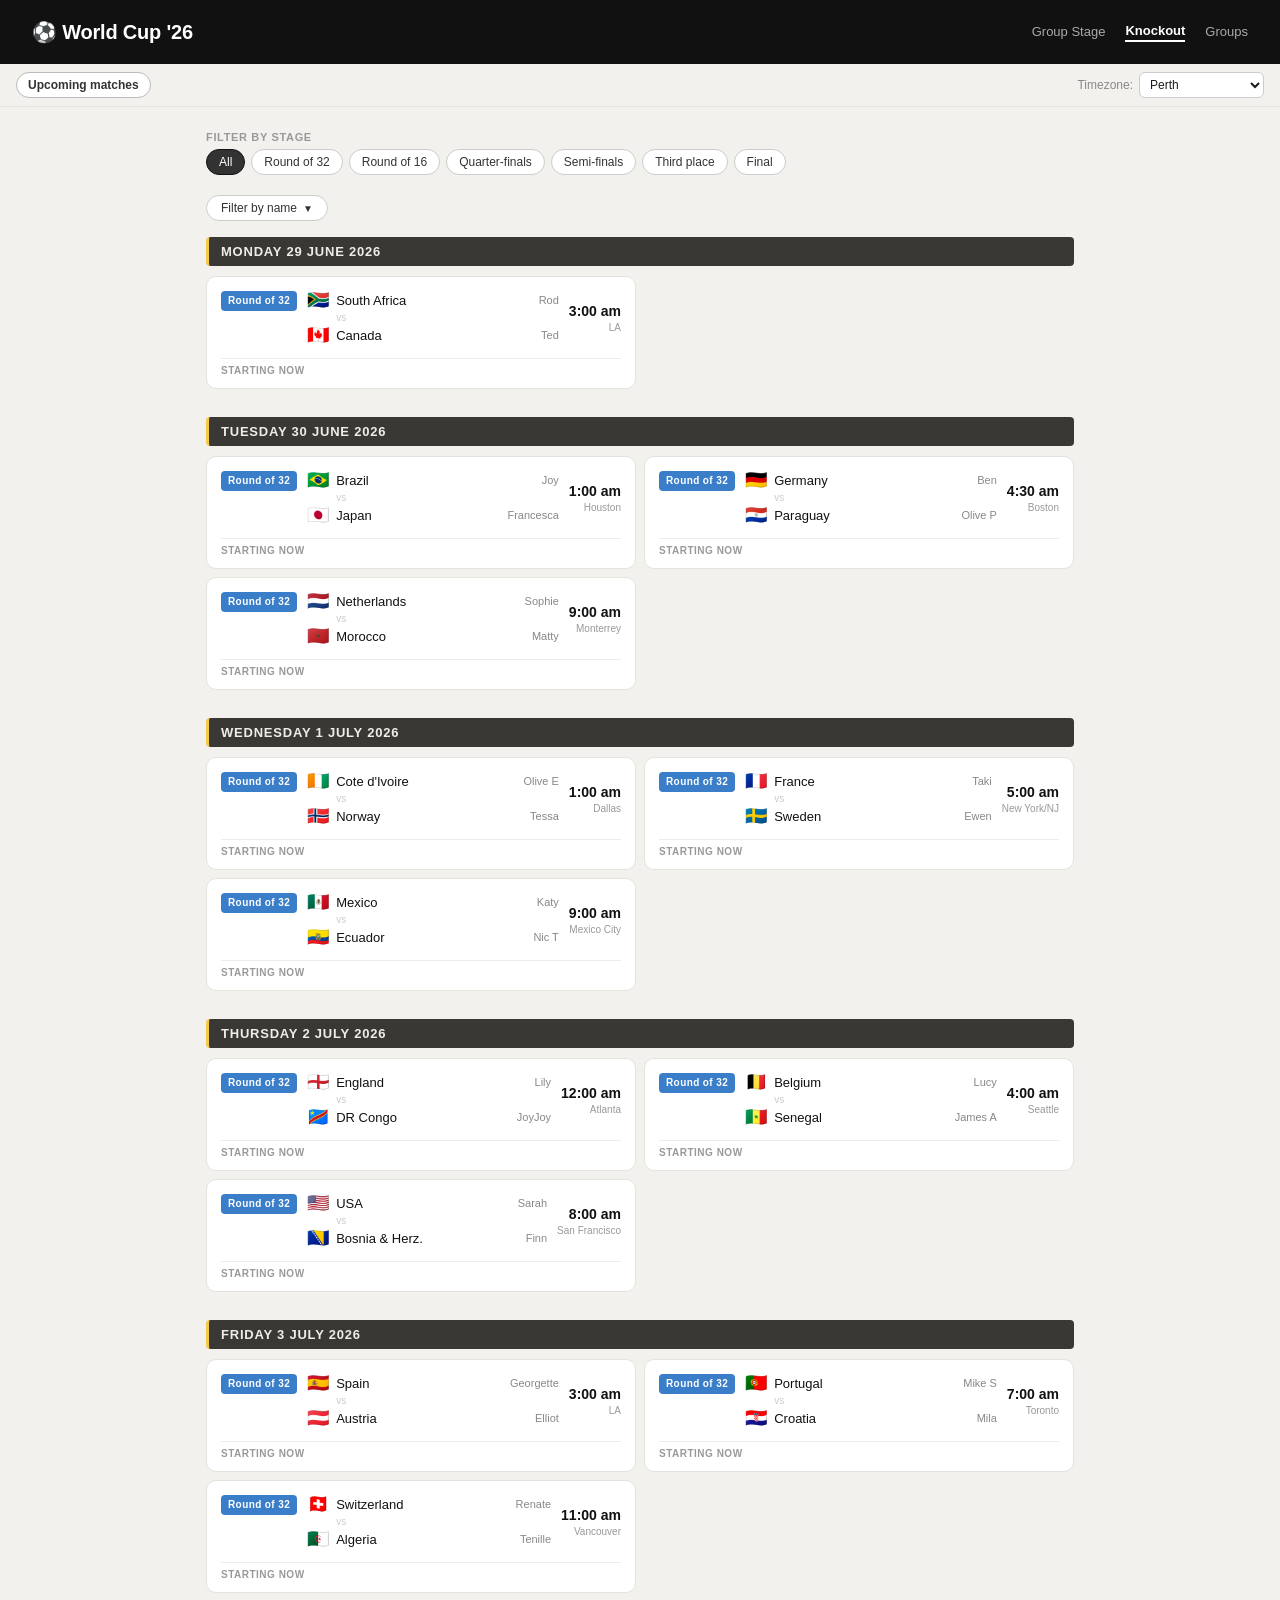
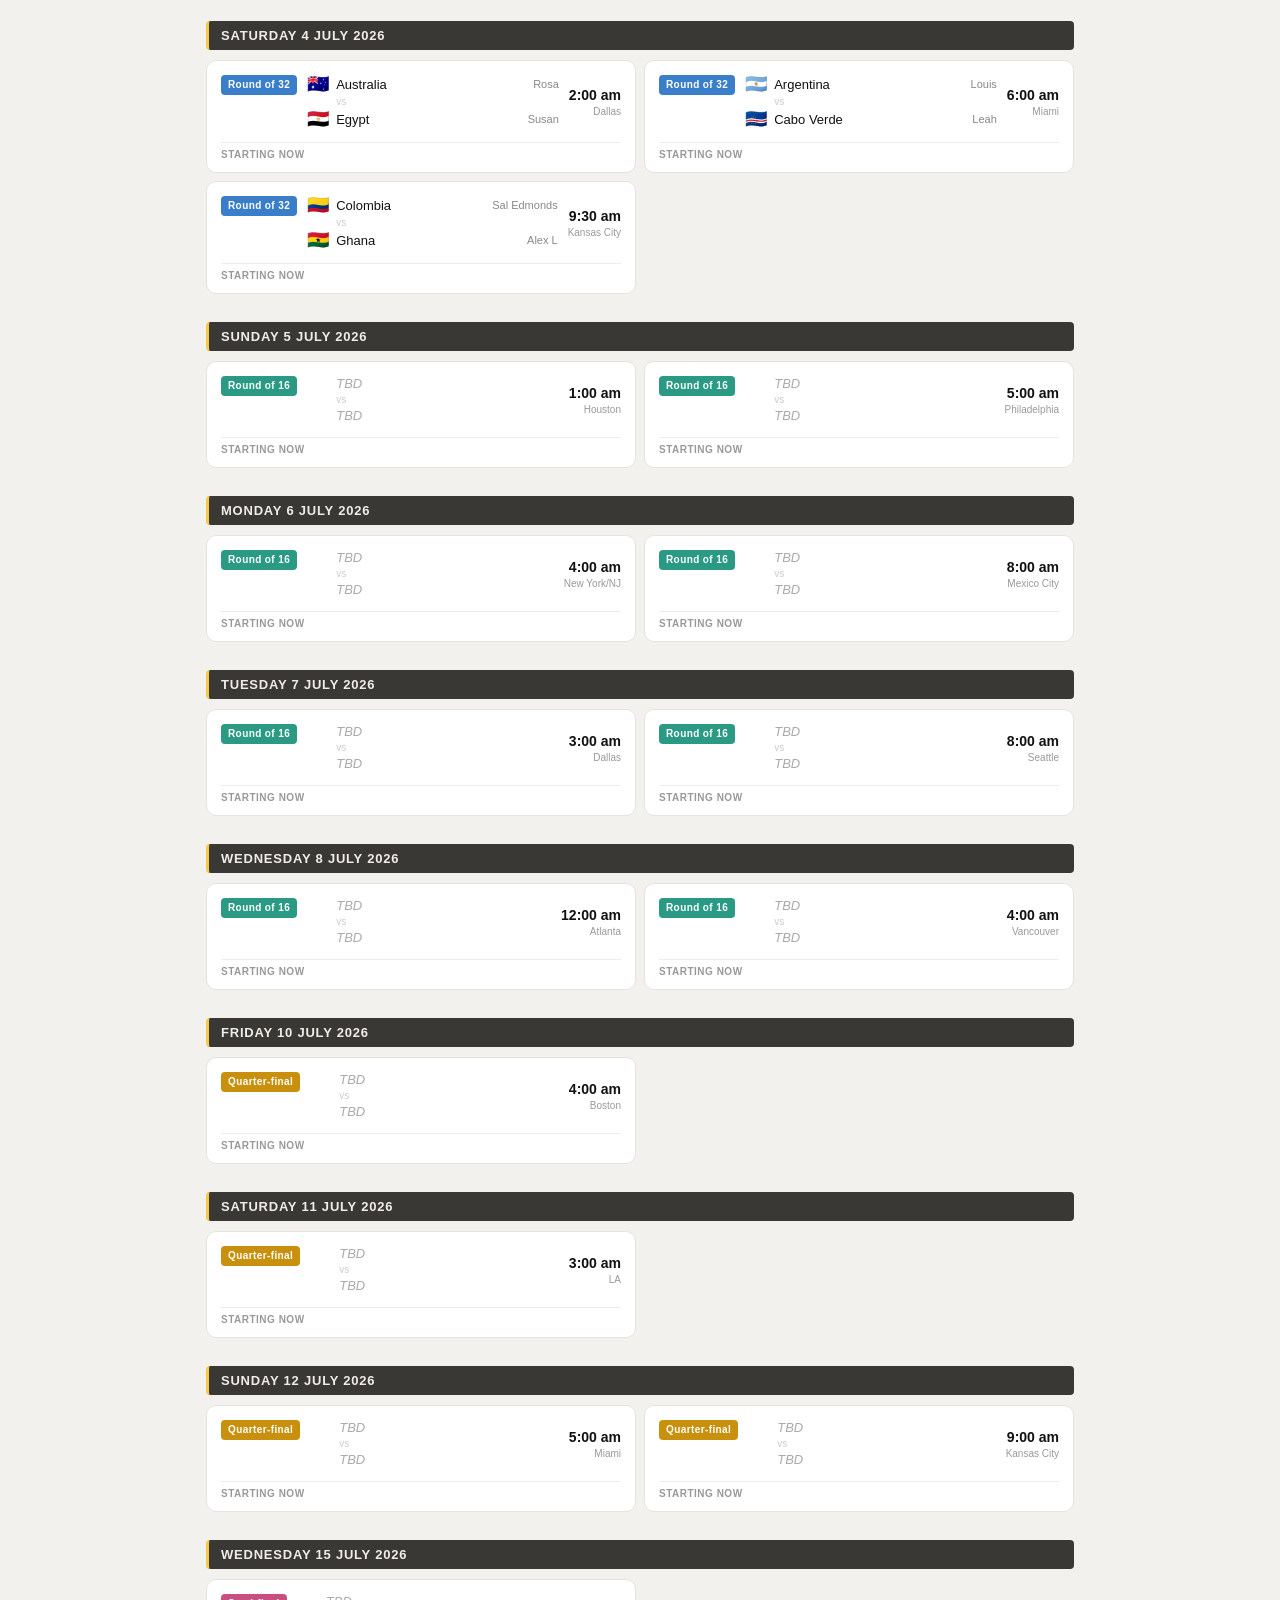
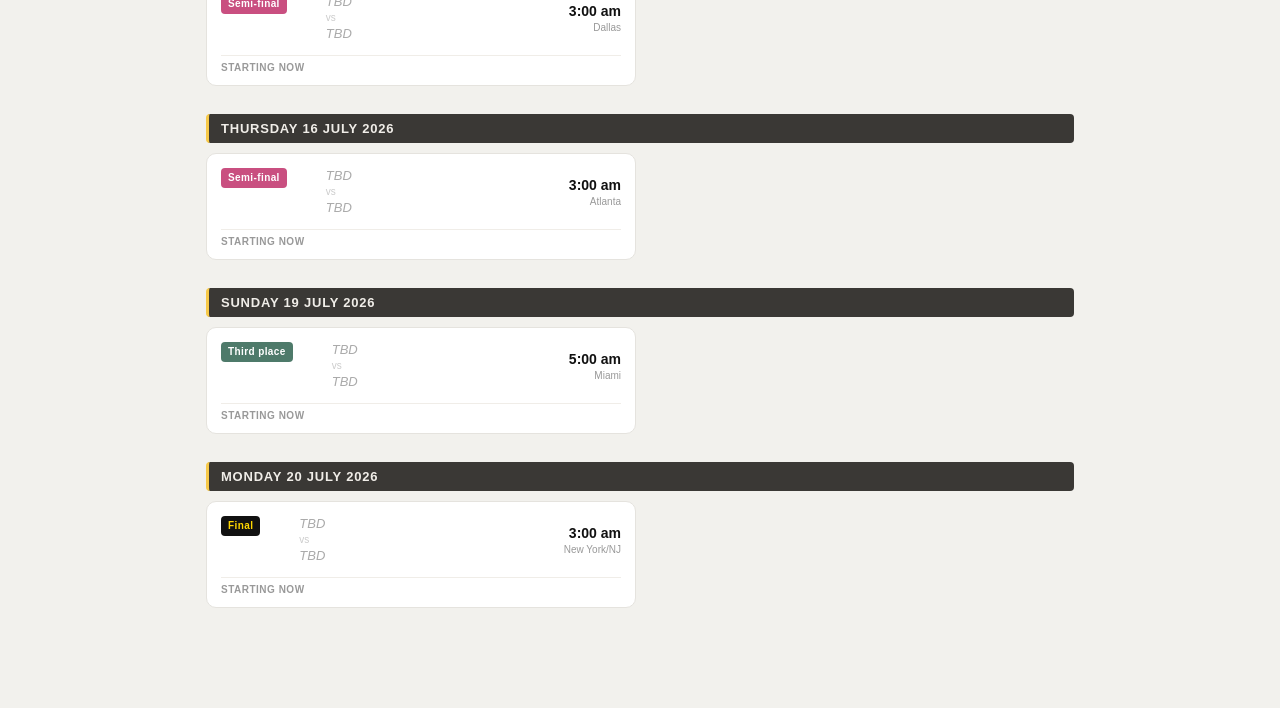
<file: knockout.html>
<!DOCTYPE html>
<html lang="en">
<head>
<meta charset="UTF-8">
<meta name="viewport" content="width=device-width, initial-scale=1.0">
<title>FIFA World Cup 2026 — Knockout Stage</title>
<link rel="stylesheet" href="style.css">
</head>
<body>

<header>
  <div class="header-left">
    <h1>⚽ World Cup '26</h1>
  </div>
  <div class="header-right">
    <a href="index.html" class="nav-link">Group Stage</a>
    <a href="knockout.html" class="nav-link active">Knockout</a>
    <a href="groups.html" class="nav-link">Groups</a>
  </div>
</header>

<div class="subheader">
  <button class="upcoming-btn" onclick="scrollToUpcoming()">Upcoming matches</button>
  <div class="tz-selector">
    <label>Timezone:</label>
    <select id="tzSelect" onchange="localStorage.setItem('wc26tz', this.value); renderSchedule()">
      <option value="local">Local match time</option>
      <option value="Australia/Perth" selected>Perth</option>
      <option value="Australia/Melbourne">Melbourne</option>
      <option value="Australia/Hobart">Hobart</option>
      <option value="Europe/Berlin">Germany</option>
      <option value="Europe/Rome">Italy</option>
      <option value="Europe/London">United Kingdom</option>
      <option value="America/Los_Angeles">Los Angeles</option>
      <option value="Europe/Zurich">Switzerland</option>
    </select>
  </div>
</div>

<div class="content">

  <div class="filter-section">
    <div class="filter-label">Filter by stage</div>
    <div class="pill-filter stage-filter" id="stageFilter">
      <button class="active" data-stage="all" onclick="filterStage(this)">All</button>
      <button data-stage="R32" onclick="filterStage(this)">Round of 32</button>
      <button data-stage="R16" onclick="filterStage(this)">Round of 16</button>
      <button data-stage="QF"  onclick="filterStage(this)">Quarter-finals</button>
      <button data-stage="SF"  onclick="filterStage(this)">Semi-finals</button>
      <button data-stage="TP"  onclick="filterStage(this)">Third place</button>
      <button data-stage="F"   onclick="filterStage(this)">Final</button>
    </div>
  </div>

  <div class="filter-section">
    <div class="filter-toggle-row">
      <button class="person-filter-toggle" id="personFilterToggle" onclick="togglePersonFilter()">
        Filter by name <span class="toggle-arrow">▼</span>
      </button>
      <div class="person-active-chips" id="personActiveChips"></div>
    </div>
    <div class="person-filter-panel" id="personFilterPanel">
      <div class="pill-filter person-filter" id="personFilter">
        <button class="active" data-person="all" onclick="filterPerson(this)">Everyone</button>
        <button data-person="Alix B" onclick="filterPerson(this)">🇺🇿 Alix B</button>
        <button data-person="Alex L" onclick="filterPerson(this)">🇬🇭 Alex L</button>
        <button data-person="Ben" onclick="filterPerson(this)">🇩🇪 Ben</button>
        <button data-person="Charlie" onclick="filterPerson(this)">🇹🇳 Charlie</button>
        <button data-person="Claire" onclick="filterPerson(this)">🇮🇷 Claire</button>
        <button data-person="Craig" onclick="filterPerson(this)">🇳🇿 Craig</button>
        <button data-person="Darcy" onclick="filterPerson(this)">🇭🇹 Darcy</button>
        <button data-person="Elliot" onclick="filterPerson(this)">🇦🇹 Elliot</button>
        <button data-person="Emma" onclick="filterPerson(this)">🇰🇷 Emma</button>
        <button data-person="Ewen" onclick="filterPerson(this)">🇸🇪 Ewen</button>
        <button data-person="Finn" onclick="filterPerson(this)">🇧🇦 Finn</button>
        <button data-person="Francesca" onclick="filterPerson(this)">🇯🇵 Francesca</button>
        <button data-person="Georgette" onclick="filterPerson(this)">🇪🇸 Georgette</button>
        <button data-person="James A" onclick="filterPerson(this)">🇸🇳 James A</button>
        <button data-person="Jennifer" onclick="filterPerson(this)">🇯🇴 Jennifer</button>
        <button data-person="Jono" onclick="filterPerson(this)">🇶🇦 Jono</button>
        <button data-person="Joy" onclick="filterPerson(this)">🇧🇷 Joy</button>
        <button data-person="JoyJoy" onclick="filterPerson(this)">🇨🇩 JoyJoy</button>
        <button data-person="Katy" onclick="filterPerson(this)">🇲🇽 Katy</button>
        <button data-person="Khrob" onclick="filterPerson(this)">🇨🇿 Khrob</button>
        <button data-person="Leah" onclick="filterPerson(this)">🇨🇻 Leah</button>
        <button data-person="Lily" onclick="filterPerson(this)">🏴󠁧󠁢󠁥󠁮󠁧󠁿 Lily</button>
        <button data-person="Louis" onclick="filterPerson(this)">🇦🇷 Louis</button>
        <button data-person="Lucy" onclick="filterPerson(this)">🇧🇪 Lucy</button>
        <button data-person="Massimo" onclick="filterPerson(this)">🏴󠁧󠁢󠁳󠁣󠁴󠁿 Massimo</button>
        <button data-person="Matty" onclick="filterPerson(this)">🇲🇦 Matty</button>
        <button data-person="Mike L" onclick="filterPerson(this)">🇵🇦 Mike L</button>
        <button data-person="Mike S" onclick="filterPerson(this)">🇵🇹 Mike S</button>
        <button data-person="Mila" onclick="filterPerson(this)">🇭🇷 Mila</button>
        <button data-person="Mim" onclick="filterPerson(this)">🇮🇶 Mim</button>
        <button data-person="Nic T" onclick="filterPerson(this)">🇪🇨 Nic</button>
        <button data-person="Olive E" onclick="filterPerson(this)">🇨🇮 Olive E</button>
        <button data-person="Olive P" onclick="filterPerson(this)">🇵🇾 Olive P</button>
        <button data-person="Renate" onclick="filterPerson(this)">🇨🇭 Renate</button>
        <button data-person="Richie" onclick="filterPerson(this)">🇺🇾 Richie</button>
        <button data-person="Rob" onclick="filterPerson(this)">🇹🇷 Rob</button>
        <button data-person="Rod" onclick="filterPerson(this)">🇿🇦 Rod</button>
        <button data-person="Rosa" onclick="filterPerson(this)">🇦🇺 Rosa</button>
        <button data-person="Sal Edmonds" onclick="filterPerson(this)">🇨🇴 Sal E</button>
        <button data-person="Sarah" onclick="filterPerson(this)">🇺🇸 Sarah</button>
        <button data-person="Seamus" onclick="filterPerson(this)">🇸🇦 Seamus</button>
        <button data-person="Sophie" onclick="filterPerson(this)">🇳🇱 Sophie</button>
        <button data-person="Susan" onclick="filterPerson(this)">🇪🇬 Susan</button>
        <button data-person="Taki" onclick="filterPerson(this)">🇫🇷 Taki</button>
        <button data-person="Ted" onclick="filterPerson(this)">🇨🇦 Ted</button>
        <button data-person="Tenille" onclick="filterPerson(this)">🇩🇿 Tenille</button>
        <button data-person="Tessa" onclick="filterPerson(this)">🇳🇴 Tessa</button>
        <button data-person="Wilfy" onclick="filterPerson(this)">🇨🇼 Wilfy</button>
      </div>
    </div>
  </div>

  <div id="schedule"></div>
  <div class="no-matches" id="noMatches">No matches found for the current filters.</div>


</div>

</div>

<div class="elim-overlay" id="elimOverlay" onclick="hideElimToast()"></div>
<div class="elim-toast" id="elimToast">
  <button class="elim-toast-close" onclick="hideElimToast()" aria-label="Dismiss">✕</button>
  <strong id="elimToastTop"></strong>
  <span id="elimToastBody"></span>
</div>

<script>
// ET = UTC-4 in summer
function etMs(y, mo, d, h, m) {
  return Date.UTC(y, mo - 1, d, h + 4, m || 0);
}

const STAGE_LABELS = {
  R32: "Round of 32",
  R16: "Round of 16",
  QF:  "Quarter-final",
  SF:  "Semi-final",
  TP:  "Third place",
  F:   "Final",
};

// MATCHES is keyed by ESPN event ID so we can match scores and resolved team names.
// t1/t2 are fallback labels used only until ESPN resolves the actual team names.
const MATCHES = [
  // ── Round of 32 ──────────────────────────────────────────────
  { ms: etMs(2026,6,28,15,0),  stage:"R32", espnId:"760486", t1:"South Africa",  t2:"Canada",          venue:"SoFi Stadium, LA" },
  { ms: etMs(2026,6,29,13,0),  stage:"R32", espnId:"760487", t1:"Brazil",        t2:"Japan",           venue:"NRG Stadium, Houston" },
  { ms: etMs(2026,6,29,16,30), stage:"R32", espnId:"760489", t1:"Germany",       t2:"Paraguay",        venue:"Gillette Stadium, Boston" },
  { ms: etMs(2026,6,29,21,0),  stage:"R32", espnId:"760488", t1:"Netherlands",   t2:"Morocco",         venue:"Estadio BBVA, Monterrey" },
  { ms: etMs(2026,6,30,13,0),  stage:"R32", espnId:"760490", t1:"Cote d'Ivoire", t2:"Norway",          venue:"AT&T Stadium, Dallas" },
  { ms: etMs(2026,6,30,17,0),  stage:"R32", espnId:"760492", t1:"France",        t2:"Sweden",          venue:"MetLife Stadium, New York/NJ" },
  { ms: etMs(2026,6,30,21,0),  stage:"R32", espnId:"760491", t1:"Mexico",        t2:"Ecuador",         venue:"Estadio Azteca, Mexico City" },
  { ms: etMs(2026,7, 1,12,0),  stage:"R32", espnId:"760495", t1:"England",       t2:"DR Congo",        venue:"Mercedes-Benz Stadium, Atlanta" },
  { ms: etMs(2026,7, 1,16,0),  stage:"R32", espnId:"760493", t1:"Belgium",       t2:"Senegal",         venue:"Lumen Field, Seattle" },
  { ms: etMs(2026,7, 1,20,0),  stage:"R32", espnId:"760494", t1:"USA",           t2:"Bosnia & Herz.",  venue:"Levi's Stadium, San Francisco" },
  { ms: etMs(2026,7, 2,15,0),  stage:"R32", espnId:"760497", t1:"Spain",         t2:"Austria",         venue:"SoFi Stadium, LA" },
  { ms: etMs(2026,7, 2,19,0),  stage:"R32", espnId:"760496", t1:"Portugal",      t2:"Croatia",         venue:"BMO Field, Toronto" },
  { ms: etMs(2026,7, 2,23,0),  stage:"R32", espnId:"760498", t1:"Switzerland",   t2:"Algeria",         venue:"BC Place, Vancouver" },
  { ms: etMs(2026,7, 3,14,0),  stage:"R32", espnId:"760499", t1:"Australia",     t2:"Egypt",           venue:"AT&T Stadium, Dallas" },
  { ms: etMs(2026,7, 3,18,0),  stage:"R32", espnId:"760500", t1:"Argentina",     t2:"Cabo Verde",      venue:"Hard Rock Stadium, Miami" },
  { ms: etMs(2026,7, 3,21,30), stage:"R32", espnId:"760501", t1:"Colombia",      t2:"Ghana",           venue:"Arrowhead Stadium, Kansas City" },
  // ── Round of 16 ──────────────────────────────────────────────
  { ms: etMs(2026,7, 4,13,0),  stage:"R16", espnId:"760502", t1:"TBD", t2:"TBD", venue:"NRG Stadium, Houston" },
  { ms: etMs(2026,7, 4,17,0),  stage:"R16", espnId:"760503", t1:"TBD", t2:"TBD", venue:"Lincoln Financial Field, Philadelphia" },
  { ms: etMs(2026,7, 5,16,0),  stage:"R16", espnId:"760504", t1:"TBD", t2:"TBD", venue:"MetLife Stadium, New York/NJ" },
  { ms: etMs(2026,7, 5,20,0),  stage:"R16", espnId:"760505", t1:"TBD", t2:"TBD", venue:"Estadio Azteca, Mexico City" },
  { ms: etMs(2026,7, 6,15,0),  stage:"R16", espnId:"760506", t1:"TBD", t2:"TBD", venue:"AT&T Stadium, Dallas" },
  { ms: etMs(2026,7, 6,20,0),  stage:"R16", espnId:"760507", t1:"TBD", t2:"TBD", venue:"Lumen Field, Seattle" },
  { ms: etMs(2026,7, 7,12,0),  stage:"R16", espnId:"760509", t1:"TBD", t2:"TBD", venue:"Mercedes-Benz Stadium, Atlanta" },
  { ms: etMs(2026,7, 7,16,0),  stage:"R16", espnId:"760508", t1:"TBD", t2:"TBD", venue:"BC Place, Vancouver" },
  // ── Quarter-finals ───────────────────────────────────────────
  { ms: etMs(2026,7, 9,16,0),  stage:"QF",  espnId:"760510", t1:"TBD", t2:"TBD", venue:"Gillette Stadium, Boston" },
  { ms: etMs(2026,7,10,15,0),  stage:"QF",  espnId:"760511", t1:"TBD", t2:"TBD", venue:"SoFi Stadium, LA" },
  { ms: etMs(2026,7,11,17,0),  stage:"QF",  espnId:"760512", t1:"TBD", t2:"TBD", venue:"Hard Rock Stadium, Miami" },
  { ms: etMs(2026,7,11,21,0),  stage:"QF",  espnId:"760513", t1:"TBD", t2:"TBD", venue:"Arrowhead Stadium, Kansas City" },
  // ── Semi-finals ──────────────────────────────────────────────
  { ms: etMs(2026,7,14,15,0),  stage:"SF",  espnId:"760514", t1:"TBD", t2:"TBD", venue:"AT&T Stadium, Dallas" },
  { ms: etMs(2026,7,15,15,0),  stage:"SF",  espnId:"760515", t1:"TBD", t2:"TBD", venue:"Mercedes-Benz Stadium, Atlanta" },
  // ── Third place ──────────────────────────────────────────────
  { ms: etMs(2026,7,18,17,0),  stage:"TP",  espnId:"760516", t1:"TBD", t2:"TBD", venue:"Hard Rock Stadium, Miami" },
  // ── Final ────────────────────────────────────────────────────
  { ms: etMs(2026,7,19,15,0),  stage:"F",   espnId:"760517", t1:"TBD", t2:"TBD", venue:"MetLife Stadium, New York/NJ" },
];

const PEOPLE = {
  "Mexico":"Katy","South Africa":"Rod","South Korea":"Emma","Czechia":"Khrob",
  "Canada":"Ted","Bosnia & Herz.":"Finn","Qatar":"Jono","Switzerland":"Renate",
  "Brazil":"Joy","Morocco":"Matty","Haiti":"Darcy","Scotland":"Massimo",
  "USA":"Sarah","Paraguay":"Olive P","Australia":"Rosa","Turkey":"Rob",
  "Germany":"Ben","Curaçao":"Wilfy","Cote d'Ivoire":"Olive E","Ecuador":"Nic T",
  "Netherlands":"Sophie","Japan":"Francesca","Sweden":"Ewen","Tunisia":"Charlie",
  "Belgium":"Lucy","Egypt":"Susan","Iran":"Claire","New Zealand":"Craig",
  "Spain":"Georgette","Cabo Verde":"Leah","Saudi Arabia":"Seamus","Uruguay":"Richie",
  "France":"Taki","Senegal":"James A","Iraq":"Mim","Norway":"Tessa",
  "Argentina":"Louis","Algeria":"Tenille","Austria":"Elliot","Jordan":"Jennifer",
  "Portugal":"Mike S","DR Congo":"JoyJoy","Uzbekistan":"Alix B","Colombia":"Sal Edmonds",
  "England":"Lily","Croatia":"Mila","Ghana":"Alex L","Panama":"Mike L"
};

const FLAGS = {
  "Mexico":"🇲🇽","South Africa":"🇿🇦","South Korea":"🇰🇷","Czechia":"🇨🇿",
  "Canada":"🇨🇦","Bosnia & Herz.":"🇧🇦","Qatar":"🇶🇦","Switzerland":"🇨🇭",
  "Brazil":"🇧🇷","Morocco":"🇲🇦","Haiti":"🇭🇹","Scotland":"🏴󠁧󠁢󠁳󠁣󠁴󠁿",
  "USA":"🇺🇸","Paraguay":"🇵🇾","Australia":"🇦🇺","Turkey":"🇹🇷",
  "Germany":"🇩🇪","Curaçao":"🇨🇼","Cote d'Ivoire":"🇨🇮","Ecuador":"🇪🇨",
  "Netherlands":"🇳🇱","Japan":"🇯🇵","Sweden":"🇸🇪","Tunisia":"🇹🇳",
  "Belgium":"🇧🇪","Egypt":"🇪🇬","Iran":"🇮🇷","New Zealand":"🇳🇿",
  "Spain":"🇪🇸","Cabo Verde":"🇨🇻","Saudi Arabia":"🇸🇦","Uruguay":"🇺🇾",
  "France":"🇫🇷","Senegal":"🇸🇳","Iraq":"🇮🇶","Norway":"🇳🇴",
  "Argentina":"🇦🇷","Algeria":"🇩🇿","Austria":"🇦🇹","Jordan":"🇯🇴",
  "Portugal":"🇵🇹","DR Congo":"🇨🇩","Uzbekistan":"🇺🇿","Colombia":"🇨🇴",
  "England":"🏴󠁧󠁢󠁥󠁮󠁧󠁿","Croatia":"🇭🇷","Ghana":"🇬🇭","Panama":"🇵🇦"
};

const VENUE_TZ = {
  "SoFi Stadium, LA":                        "America/Los_Angeles",
  "NRG Stadium, Houston":                    "America/Chicago",
  "Gillette Stadium, Boston":                "America/New_York",
  "Estadio BBVA, Monterrey":                 "America/Monterrey",
  "AT&T Stadium, Dallas":                    "America/Chicago",
  "MetLife Stadium, New York/NJ":            "America/New_York",
  "Estadio Azteca, Mexico City":             "America/Mexico_City",
  "Mercedes-Benz Stadium, Atlanta":          "America/New_York",
  "Lumen Field, Seattle":                    "America/Los_Angeles",
  "Levi's Stadium, San Francisco":           "America/Los_Angeles",
  "BMO Field, Toronto":                      "America/Toronto",
  "BC Place, Vancouver":                     "America/Vancouver",
  "Hard Rock Stadium, Miami":                "America/New_York",
  "Arrowhead Stadium, Kansas City":          "America/Chicago",
  "Lincoln Financial Field, Philadelphia":   "America/New_York",
};

// ESPN name → our name (for PEOPLE/FLAGS lookup after ESPN resolves team names)
const ESPN_TO_OURS = {
  "Ivory Coast":          "Cote d'Ivoire",
  "Bosnia-Herzegovina":   "Bosnia & Herz.",
  "Cape Verde":           "Cabo Verde",
  "Congo DR":             "DR Congo",
  "Türkiye":              "Turkey",
  "United States":        "USA",
  "South Korea":          "South Korea",
  "Czech Republic":       "Czechia",
};
function ourName(espnDisplayName) { return ESPN_TO_OURS[espnDisplayName] || espnDisplayName; }

// Placeholder team name patterns ESPN uses before a slot is confirmed
function isPlaceholder(name) {
  return !name || name === 'TBD' ||
    /^(Group|Round of|Quarterfinal|Semifinal|Third Place)/i.test(name);
}

let SCORES             = {};  // espnId → { s1, s2, status, clock, extra }
let ELIM_SET           = new Set(); // group-stage eliminated teams (from standings API)
// Teams marked "Best 8 advance" by ESPN but did not actually qualify for R32
const BEST8_MISSED     = new Set(["South Korea", "Scotland", "Iran", "Uruguay"]);
let KNOCKOUT_ELIM_SET  = new Set(); // knockout-eliminated teams (derived from finished match scores)
let liveRefreshTimer   = null;

async function fetchStandings() {
  try {
    const res = await fetch('https://site.api.espn.com/apis/v2/sports/soccer/fifa.world/standings');
    if (!res.ok) return;
    const data = await res.json();
    const newElim = new Set();
    (data.children || []).forEach(group => {
      (group.standings?.entries || []).forEach(entry => {
        const espnTeam = entry.team?.displayName || '';
        const note = entry.note?.description || '';
        if (note === 'Eliminated') newElim.add(ourName(espnTeam));
      });
    });
    ELIM_SET = newElim;
    applyEliminatedStyling();
  } catch (e) {}
}

function applyEliminatedStyling() {
  document.querySelectorAll('#personFilter button[data-person]').forEach(btn => {
    const person = btn.dataset.person;
    if (person === 'all') return;
    const team = Object.keys(PEOPLE).find(t => PEOPLE[t] === person);
    const isElim = team && (ELIM_SET.has(team) || BEST8_MISSED.has(team) || KNOCKOUT_ELIM_SET.has(team));
    btn.classList.toggle('eliminated', isElim);
  });
}

async function fetchScores() {
  try {
    const url = 'https://site.api.espn.com/apis/site/v2/sports/soccer/fifa.world/scoreboard?dates=20260628-20260719&limit=100';
    const res = await fetch(url);
    if (!res.ok) return;
    const data = await res.json();
    const newScores = {};

    (data.events || []).forEach(ev => {
      const comp = ev.competitions?.[0];
      if (!comp) return;
      const teams = comp.competitors || [];
      if (teams.length < 2) return;

      const home = teams.find(t => t.homeAway === 'home') || teams[0];
      const away = teams.find(t => t.homeAway === 'away') || teams[1];
      const rawHome = home.team?.displayName || '';
      const rawAway = away.team?.displayName || '';

      // Resolve to our internal names (or keep placeholder if still TBD)
      const t1 = isPlaceholder(rawHome) ? null : ourName(rawHome);
      const t2 = isPlaceholder(rawAway) ? null : ourName(rawAway);

      const statusType = ev.status?.type?.name || 'STATUS_SCHEDULED';
      const rawClock   = ev.status?.displayClock || '';
      const period     = ev.status?.period || 0;

      let status = 'pre';
      let extra = '';
      if (statusType === 'STATUS_FINAL_PEN') { status = 'ft'; extra = 'pen'; }
      else if (statusType === 'STATUS_FINAL_AET') { status = 'ft'; extra = 'aet'; }
      else if (statusType === 'STATUS_FINAL' || statusType === 'STATUS_FULL_TIME') status = 'ft';
      else if (statusType === 'STATUS_IN_PROGRESS' || statusType === 'STATUS_HALFTIME') status = 'live';

      let clockDisplay = '';
      if (status === 'live') {
        if (statusType === 'STATUS_HALFTIME') {
          clockDisplay = 'HT';
        } else {
          const mins = parseInt(rawClock.split(':')[0], 10) || 0;
          const regularMax = period === 1 ? 45 : 90;
          clockDisplay = mins > regularMax ? regularMax + '+' + (mins - regularMax) + "'" : mins + "'";
        }
      }

      const s1 = parseInt(home.score ?? '0', 10);
      const s2 = parseInt(away.score ?? '0', 10);

      // Match our MATCHES entry by ESPN event ID
      const match = MATCHES.find(m => m.espnId === ev.id);
      if (match) {
        // Update team names from ESPN if they are now confirmed
        if (t1) match.t1 = t1;
        if (t2) match.t2 = t2;
        newScores[match.espnId] = { s1, s2, status, clock: clockDisplay, extra };

        // Derive knockout eliminations from finished matches using ESPN's winner flag
        if (status === 'ft' && t1 && t2) {
          if (home.winner === false && away.winner === true) KNOCKOUT_ELIM_SET.add(t1);
          else if (away.winner === false && home.winner === true) KNOCKOUT_ELIM_SET.add(t2);
        }
      }
    });

    SCORES = newScores;
    applyEliminatedStyling();
    renderSchedule();
    const hasLive = Object.values(SCORES).some(s => s.status === 'live');
    clearTimeout(liveRefreshTimer);
    if (hasLive) liveRefreshTimer = setTimeout(fetchScores, 60000);
  } catch (e) {}
}

let currentStage = "all";
let selectedPeople = new Set();

function matchKey(m) { return m.espnId; }

function formatCountdown(ms) {
  const diff = ms - Date.now();
  if (diff <= 0) return 'Starting now';
  const totalMins = Math.floor(diff / 60000);
  const days  = Math.floor(totalMins / 1440);
  const hours = Math.floor((totalMins % 1440) / 60);
  const mins  = totalMins % 60;
  const parts = [];
  if (days)  parts.push(days  + (days  === 1 ? ' day'    : ' days'));
  if (hours) parts.push(hours + (hours === 1 ? ' hour'   : ' hours'));
  if (mins || parts.length === 0) parts.push(mins + (mins === 1 ? ' minute' : ' minutes'));
  return 'Begins in ' + parts.join(' ');
}
function tickCountdowns() {
  document.querySelectorAll('.match-card-countdown[data-ms]').forEach(el => {
    el.textContent = formatCountdown(parseInt(el.dataset.ms, 10));
  });
}
setInterval(tickCountdowns, 30000);

function getTz() { return document.getElementById('tzSelect').value; }

function getEffectiveTz(match) {
  const tz = getTz();
  if (tz === 'local') return VENUE_TZ[match.venue] || 'America/New_York';
  return tz;
}

function getLocalDateKey(ms, tz) {
  return new Date(ms).toLocaleDateString('en-AU', { timeZone: tz, year:'numeric', month:'2-digit', day:'2-digit' });
}
function getLocalDateLabel(ms, tz) {
  return new Date(ms).toLocaleDateString('en-AU', {
    timeZone: tz, weekday:'long', day:'numeric', month:'long', year:'numeric'
  });
}
function getTimeStr(ms, tz) {
  return new Date(ms).toLocaleTimeString('en-AU', { timeZone: tz, hour:'numeric', minute:'2-digit', hour12:true });
}

function matchPassesFilters(m) {
  if (currentStage !== 'all' && m.stage !== currentStage) return false;
  if (selectedPeople.size > 0) {
    const p1 = PEOPLE[m.t1], p2 = PEOPLE[m.t2];
    if (!selectedPeople.has(p1) && !selectedPeople.has(p2)) return false;
  }
  return true;
}

function venueCity(venue) {
  // Extract just the city from "Stadium Name, City" format
  const comma = venue.lastIndexOf(',');
  return comma !== -1 ? venue.slice(comma + 1).trim() : venue;
}

function renderSchedule() {
  const tzForGrouping = getTz() === 'local' ? 'America/New_York' : getTz();
  const filtered = MATCHES.filter(matchPassesFilters);

  const byDay = {};
  const dayOrder = [];
  filtered.forEach(m => {
    const key = getLocalDateKey(m.ms, tzForGrouping);
    if (!byDay[key]) { byDay[key] = []; dayOrder.push(key); }
    byDay[key].push(m);
  });

  const seen = new Set();
  const uniqDays = dayOrder.filter(d => { if (seen.has(d)) return false; seen.add(d); return true; });

  let html = '';
  uniqDays.forEach(dayKey => {
    const matches = byDay[dayKey];
    const label = getLocalDateLabel(matches[0].ms, tzForGrouping);
    html += `<div class="day-block" data-ms="${matches[0].ms}"><div class="day-header">${label}</div><div class="matches-grid">`;

    matches.forEach(m => {
      const timeStr = getTimeStr(m.ms, getEffectiveTz(m));
      const isTbd1 = isPlaceholder(m.t1);
      const isTbd2 = isPlaceholder(m.t2);
      const p1 = PEOPLE[m.t1] || '';
      const p2 = PEOPLE[m.t2] || '';
      const p1hl = selectedPeople.size > 0 && selectedPeople.has(p1);
      const p2hl = selectedPeople.size > 0 && selectedPeople.has(p2);
      const sc = SCORES[m.espnId];
      const cardHl = p1hl || p2hl ? ' person-highlight' : '';
      const city = venueCity(m.venue);

      const flag1 = isTbd1 ? '' : (FLAGS[m.t1] || '🏳');
      const flag2 = isTbd2 ? '' : (FLAGS[m.t2] || '🏳');

      let topHtml = '', bottomHtml = '', s1Html = '', s2Html = '', metaHtml = '';

      if (sc && (sc.status === 'live' || sc.status === 'ft')) {
        const isLive = sc.status === 'live';
        let pillLabel;
        if (!isLive) {
          if (sc.extra === 'pen') pillLabel = 'Full Time (Pens)';
          else if (sc.extra === 'aet') pillLabel = 'Full Time (AET)';
          else pillLabel = 'Match Finished';
        }
        else if (sc.clock === 'HT') { pillLabel = 'Half Time'; }
        else if (sc.clock) { pillLabel = `Live · ${sc.clock}`; }
        else { pillLabel = 'Live'; }
        const statusClass = isLive ? 'live' : 'ft';
        topHtml = `<div class="match-card-status"><span class="match-status-pill ${statusClass}">${pillLabel}</span></div>`;
        s1Html = `<span class="score-num">${sc.s1}</span>`;
        s2Html = `<span class="score-num">${sc.s2}</span>`;
        metaHtml = `<div class="match-venue">${city}</div>`;
      } else {
        bottomHtml = `<div class="match-card-countdown" data-ms="${m.ms}">${formatCountdown(m.ms)}</div>`;
        metaHtml = `<div class="match-time">${timeStr}</div><div class="match-venue">${city}</div>`;
      }

      html += `<div class="match-card${cardHl}" data-stage="${m.stage}">
        ${topHtml}
        <span class="match-stage-badge badge-${m.stage === 'F' ? 'final' : m.stage.toLowerCase()}">${STAGE_LABELS[m.stage] || m.stage}</span>
        <div class="match-teams">
          <div class="team-row-m">
            <span class="team-flag">${flag1}</span>
            <span class="team-name${isTbd1 ? ' tbd' : ''}">${m.t1}</span>
            <span class="team-person${p1hl ? ' highlighted' : ''}">${p1}</span>
            ${s1Html}
          </div>
          <div class="vs-divider">vs</div>
          <div class="team-row-m">
            <span class="team-flag">${flag2}</span>
            <span class="team-name${isTbd2 ? ' tbd' : ''}">${m.t2}</span>
            <span class="team-person${p2hl ? ' highlighted' : ''}">${p2}</span>
            ${s2Html}
          </div>
        </div>
        <div class="match-meta">${metaHtml}</div>
        ${bottomHtml}
      </div>`;
    });
    html += '</div></div>';
  });

  document.getElementById('schedule').innerHTML = html;
  document.getElementById('noMatches').style.display = filtered.length === 0 ? 'block' : 'none';
}

function filterStage(btn) {
  document.querySelectorAll('#stageFilter button').forEach(b => b.classList.remove('active'));
  btn.classList.add('active');
  currentStage = btn.dataset.stage;
  renderSchedule();
}

function togglePersonFilter() {
  const panel = document.getElementById('personFilterPanel');
  const toggle = document.getElementById('personFilterToggle');
  const isOpen = panel.classList.contains('open');
  panel.classList.toggle('open', !isOpen);
  toggle.classList.toggle('open', !isOpen);
}

function collapsePersonFilter() {
  document.getElementById('personFilterPanel').classList.remove('open');
  document.getElementById('personFilterToggle').classList.remove('open');
}

function updateActiveChips() {
  const container = document.getElementById('personActiveChips');
  while (container.firstChild) container.removeChild(container.firstChild);
  selectedPeople.forEach(person => {
    const sourceBtn = document.querySelector('#personFilter button[data-person="' + person + '"]');
    const label = sourceBtn ? sourceBtn.textContent : person;
    const chip = document.createElement('button');
    chip.className = 'active';
    chip.style.cssText = 'padding:5px 12px;border-radius:20px;border:1px solid #111;background:#333;color:#fff;font-size:12px;font-weight:500;cursor:pointer;';
    chip.textContent = label + ' ✕';
    chip.addEventListener('click', () => removePerson(person));
    container.appendChild(chip);
  });
}

function removePerson(person) {
  selectedPeople.delete(person);
  const btn = document.querySelector('#personFilter button[data-person="' + person + '"]');
  if (btn) btn.classList.remove('active');
  if (selectedPeople.size === 0) {
    document.querySelector('#personFilter button[data-person="all"]').classList.add('active');
  }
  updateActiveChips();
  renderSchedule();
}

const ELIM_MESSAGES = [
  { top: "💀 Eliminated!", body: "Your team is out. It turns out you're not very good at this World Cup thing. Better luck in 2030!" },
  { top: "🚫 Pack your bags!", body: "That team went home early. Turns out picking a winner is harder than it looks. No refunds." },
  { top: "✈️ Gone home!", body: "Your team has left the building. The World Cup will continue without them — and without your glory." },
  { top: "🪑 Bench warmer!", body: "Your team got knocked out. You can still watch the rest of the tournament, just not with any hope." },
  { top: "😬 Ouch!", body: "Your team didn't make it past the group stage. The dream is over. The snacks are not." },
  { top: "🗑️ Eliminated!", body: "Your team has been sent packing. Maybe next time pick a team that actually scores goals?" },
];

let elimToastTimer = null;
function showElimToast() {
  const msg = ELIM_MESSAGES[Math.floor(Date.now() / 1000) % ELIM_MESSAGES.length];
  document.getElementById('elimToastTop').textContent = msg.top;
  document.getElementById('elimToastBody').textContent = msg.body;
  document.getElementById('elimToast').classList.add('show');
  document.getElementById('elimOverlay').classList.add('show');
  clearTimeout(elimToastTimer);
  elimToastTimer = setTimeout(hideElimToast, 6000);
}
function hideElimToast() {
  clearTimeout(elimToastTimer);
  document.getElementById('elimToast').classList.remove('show');
  document.getElementById('elimOverlay').classList.remove('show');
}

function filterPerson(btn) {
  const person = btn.dataset.person;
  if (person === 'all') {
    selectedPeople.clear();
    document.querySelectorAll('#personFilter button').forEach(b => b.classList.remove('active'));
    btn.classList.add('active');
    updateActiveChips();
    collapsePersonFilter();
  } else {
    if (btn.classList.contains('eliminated')) {
      // Show toast only if this person's team never played in the knockout stage
      const team = Object.keys(PEOPLE).find(t => PEOPLE[t] === btn.dataset.person);
      const hasKnockoutMatch = team && MATCHES.some(m => m.t1 === team || m.t2 === team);
      if (!hasKnockoutMatch) {
        showElimToast();
        collapsePersonFilter();
        return;
      }
    }
    document.querySelector('#personFilter button[data-person="all"]').classList.remove('active');
    if (selectedPeople.has(person)) {
      selectedPeople.delete(person);
      btn.classList.remove('active');
    } else {
      selectedPeople.add(person);
      btn.classList.add('active');
    }
    if (selectedPeople.size === 0) {
      document.querySelector('#personFilter button[data-person="all"]').classList.add('active');
    }
    updateActiveChips();
    collapsePersonFilter();
  }
  renderSchedule();
}

const savedTz = localStorage.getItem('wc26tz');
if (savedTz) { const sel = document.getElementById('tzSelect'); if ([...sel.options].some(o => o.value === savedTz)) sel.value = savedTz; }
function scrollToUpcoming() {
  const now = Date.now();
  const blocks = document.querySelectorAll('.day-block[data-ms]');
  let target = null;
  for (const block of blocks) {
    const ms = parseInt(block.dataset.ms, 10);
    if (ms > now || block.querySelector('.match-card-countdown')) {
      target = block;
      break;
    }
  }
  if (!target) target = blocks[blocks.length - 1];
  if (!target) return;
  const stickyOffset = Array.from(document.querySelectorAll('header, .subheader'))
    .reduce((sum, el) => sum + el.offsetHeight, 0);
  const top = target.getBoundingClientRect().top + window.scrollY - stickyOffset - 12;
  window.scrollTo({ top, behavior: 'smooth' });
}

renderSchedule();
fetchScores();
fetchStandings();
</script>
</body>
</html>
</file>
<file: style.css>
* { box-sizing: border-box; margin: 0; padding: 0; }

body {
  font-family: -apple-system, BlinkMacSystemFont, 'Segoe UI', Roboto, sans-serif;
  background: #f2f1ed;
  color: #1a1a1a;
  padding: 0 0 3rem;
}

/* ── Header ── */
header {
  background: #111;
  color: #fff;
  padding: 1.25rem 2rem;
  display: flex;
  align-items: center;
  justify-content: space-between;
  flex-wrap: wrap;
  gap: 1rem;
  position: sticky;
  top: 0;
  z-index: 100;
}

.header-left h1 { font-size: 20px; font-weight: 600; letter-spacing: -0.01em; color: #fff; }
.header-left p { font-size: 12px; color: #aaa; margin-top: 2px; }

.header-right { display: flex; align-items: center; gap: 20px; flex-wrap: wrap; }

.nav-link {
  font-size: 13px; font-weight: 400; color: #aaa;
  text-decoration: none; white-space: nowrap;
  transition: color 0.15s;
  padding-bottom: 2px;
}
.nav-link:hover { color: #fff; }
.nav-link.active { color: #fff; font-weight: 600; border-bottom: 2px solid #fff; }

/* ── Subheader (timezone bar) ── */
.subheader {
  background: #f2f1ed;
  padding: 0.5rem 1rem;
  display: flex;
  align-items: center;
  justify-content: space-between;
  border-bottom: 1px solid #e5e3de;
  gap: 0.5rem;
}

.upcoming-btn {
  display: inline-flex;
  align-items: center;
  padding: 5px 11px;
  border-radius: 20px;
  border: 1px solid #bbb;
  background: #fff;
  font-size: 12px;
  font-weight: 600;
  color: #333;
  cursor: pointer;
  white-space: nowrap;
  flex-shrink: 0;
  transition: all 0.15s;
  font-family: inherit;
}
.upcoming-btn:hover { border-color: #555; background: #f5f5f5; }
.upcoming-btn:active { transform: scale(0.97); }

/* ── Timezone selector ── */
.tz-selector { display: flex; align-items: center; gap: 6px; min-width: 0; }
.tz-selector label { font-size: 12px; color: #888; white-space: nowrap; }
.tz-selector select {
  background: #fff; color: #1a1a1a; border: 1px solid #ccc;
  border-radius: 6px; padding: 4px 6px; font-size: 12px; cursor: pointer; outline: none;
  min-width: 0; max-width: 100%;
}
.tz-selector select:hover { border-color: #888; }

@media (max-width: 500px) {
  .subheader { padding: 0.4rem 0.75rem; }
  .tz-selector label { display: none; }
  .tz-selector select { font-size: 11px; }
  .upcoming-btn { font-size: 11px; padding: 4px 10px; }
}

/* ── Content wrapper ── */
.content { max-width: 900px; margin: 0 auto; padding: 1.5rem 1rem; }

/* ── Filters ── */
.filter-section { margin-bottom: 1rem; }
.filter-label {
  font-size: 11px; font-weight: 600; color: #999; text-transform: uppercase;
  letter-spacing: 0.06em; margin-bottom: 6px;
}

.pill-filter {
  display: flex; flex-wrap: wrap; gap: 6px; margin-bottom: 1.25rem;
}

.pill-filter button {
  padding: 5px 12px; border-radius: 20px; border: 1px solid #ccc;
  background: #fff; font-size: 12px; font-weight: 500; cursor: pointer;
  transition: all 0.15s; color: #333;
}
.pill-filter button:hover { border-color: #888; }
.pill-filter button.active { background: #333; color: #fff; border-color: #111; }
.pill-filter button.eliminated {
  background: #fef2f2; color: #b91c1c; border-color: #fca5a5;
  text-decoration: line-through; opacity: 0.75;
}
.pill-filter button.eliminated:hover { border-color: #f87171; opacity: 1; }
.pill-filter button.eliminated.active { background: #b91c1c; color: #fff; border-color: #991b1b; text-decoration: line-through; }

.filter-toggle-row {
  display: flex; align-items: center; flex-wrap: wrap; gap: 6px; margin-bottom: 8px;
}

.person-filter-toggle {
  display: inline-flex; align-items: center; gap: 6px; flex-shrink: 0;
  padding: 5px 14px; border-radius: 20px; border: 1px solid #ccc;
  background: #fff; font-size: 12px; font-weight: 500; cursor: pointer;
  transition: all 0.15s; color: #333;
}
.person-filter-toggle:hover { border-color: #888; }
.person-filter-toggle .toggle-arrow { font-size: 10px; transition: transform 0.2s; }
.person-filter-toggle.open .toggle-arrow { transform: rotate(180deg); }
.toggle-active-label { color: #888; font-weight: 400; }

.person-filter-panel { display: none; margin-bottom: 0.5rem; }
.person-filter-panel.open { display: block; }

.person-active-chips { display: contents; }
.person-active-chips:empty { display: none; }

/* ── Day block & match grid ── */
.day-block { margin-bottom: 1.75rem; }
.day-header {
  font-size: 13px; font-weight: 700; color: #f0ede8; text-transform: uppercase;
  letter-spacing: 0.06em; margin-bottom: 10px;
  background: #3a3835; border-left: 3px solid #f7c948;
  padding: 7px 12px; border-radius: 4px;
}

.matches-grid {
  display: grid;
  grid-template-columns: repeat(auto-fill, minmax(400px, 1fr));
  gap: 8px;
}

/* ── Match card ── */
.match-card {
  background: #fff; border-radius: 10px; border: 1px solid #e5e3de;
  padding: 12px 14px; display: flex; align-items: center; gap: 10px;
  flex-wrap: wrap; transition: border-color 0.15s;
}
.match-card:hover { border-color: #bbb; }
.match-card.person-highlight { border-color: #93c5fd; background: #eff6ff; }

.match-card-countdown {
  width: 100%; font-size: 10px; font-weight: 600; text-transform: uppercase;
  letter-spacing: 0.05em; color: #999; padding-top: 6px;
  border-top: 1px solid #f0ede8; margin-top: 2px;
}

/* ── Group badges (group stage) ── */
.match-group-badge {
  font-size: 10px; font-weight: 600; letter-spacing: 0.05em; padding: 3px 7px;
  border-radius: 4px; white-space: nowrap; flex-shrink: 0; align-self: flex-start; margin-top: 2px;
}

/* ── Stage badges (knockout) ── */
.match-stage-badge {
  font-size: 10px; font-weight: 600; letter-spacing: 0.04em; padding: 3px 7px;
  border-radius: 4px; white-space: nowrap; flex-shrink: 0; align-self: flex-start; margin-top: 2px;
  text-align: center; line-height: 1.4;
}

/* Group colours */
.badge-a { background:#E8534A; color:#FFF; }
.badge-b { background:#E8893A; color:#FFF; }
.badge-c { background:#C9900D; color:#FFF; }
.badge-d { background:#4A9645; color:#FFF; }
.badge-e { background:#2A9A84; color:#FFF; }
.badge-f { background:#3A7DC9; color:#FFF; }
.badge-g { background:#6B4FC9; color:#FFF; }
.badge-h { background:#B04FC9; color:#FFF; }
.badge-i { background:#C94F80; color:#FFF; }
.badge-j { background:#4E7A6A; color:#FFF; }
.badge-k { background:#8B6348; color:#FFF; }
.badge-l { background:#5A6070; color:#FFF; }

/* Knockout stage colours */
.badge-r32 { background: #3A7DC9; color: #fff; }
.badge-r16 { background: #2A9A84; color: #fff; }
.badge-qf  { background: #C9900D; color: #fff; }
.badge-sf  { background: #C94F80; color: #fff; }
.badge-tp  { background: #4E7A6A; color: #fff; }
.badge-final { background: #111;    color: #FFD700; }

/* ── Team rows ── */
.match-teams { flex: 1; min-width: 0; }
.team-row-m { display: flex; align-items: center; gap: 7px; padding: 2px 0; }
.team-row-m.loser { color: #aaa; }
.team-row-m.loser .team-name,
.team-row-m.loser .score-num { color: #aaa; }
.team-flag { font-size: 18px; line-height: 1; width: 22px; flex-shrink: 0; }
.team-name { font-size: 13px; font-weight: 500; color: #111; }
.team-name.tbd { color: #aaa; font-style: italic; }
.team-person {
  font-size: 11px; color: #888; margin-left: auto; white-space: nowrap; padding-left: 6px;
}
.team-person.highlighted { color: #1d4ed8; font-weight: 600; }

.vs-divider { font-size: 10px; color: #ccc; padding: 1px 0 1px 29px; }

/* ── Match meta ── */
.match-meta { text-align: right; flex-shrink: 0; }
.match-time { font-size: 14px; font-weight: 600; color: #111; white-space: nowrap; }
.match-venue { font-size: 10px; color: #999; margin-top: 3px; white-space: nowrap; }

/* ── Score / status ── */
.score-num { font-size: 18px; font-weight: 700; color: #111; line-height: 1; min-width: 22px; text-align: right; padding-left: 10px; flex-shrink: 0; }
.score-pen { font-size: 12px; font-weight: 600; color: #666; padding-left: 2px; flex-shrink: 0; }

.match-status-pill {
  display: inline-block; font-size: 10px; font-weight: 700; text-transform: uppercase;
  letter-spacing: 0.07em; padding: 2px 8px; border-radius: 20px; width: 100%;
  box-sizing: border-box; text-align: center; margin-bottom: 4px;
}
.match-status-pill.live { background: #16a34a; color: #fff; }
.match-status-pill.ft   { background: #e5e3de; color: #555; }

.match-card-status {
  width: 100%; padding-bottom: 6px; border-bottom: 1px solid #f0ede8; margin-bottom: 2px;
}

.match-status { font-size: 10px; font-weight: 600; text-transform: uppercase; letter-spacing: 0.05em; margin-top: 2px; }
.match-status.live { color: #16a34a; }
.match-status.ft   { color: #888; }
.match-status.pre  { color: #999; }

/* ── Eliminated modal overlay ── */
.elim-overlay {
  display: none;
  position: fixed; inset: 0;
  background: rgba(0,0,0,0.6);
  z-index: 998;
}
.elim-overlay.show { display: block; }

.elim-toast {
  display: none;
  position: fixed;
  top: 50%; left: 50%;
  transform: translate(-50%, -50%);
  background: #fff; color: #1a1a1a; border-radius: 16px;
  padding: 32px 28px 28px;
  max-width: 380px; width: calc(100% - 3rem);
  text-align: center; font-size: 16px; line-height: 1.6;
  box-shadow: 0 20px 60px rgba(0,0,0,0.35);
  z-index: 999;
}
.elim-toast.show { display: block; }
.elim-toast strong { display: block; font-size: 22px; margin-bottom: 12px; }
.elim-toast span { display: block; }
.elim-toast-close {
  position: absolute; top: 12px; right: 14px;
  background: none; border: none; font-size: 20px; line-height: 1;
  color: #aaa; cursor: pointer; padding: 4px;
}
.elim-toast-close:hover { color: #333; }

/* ── Empty state ── */
.no-matches {
  font-size: 14px; color: #999; text-align: center; padding: 3rem; display: none;
}

/* ── Groups page ── */
.groups-content { max-width: 900px; margin: 0 auto; padding: 1.5rem 1rem; }

.groups-grid {
  display: grid;
  grid-template-columns: repeat(1, 1fr);
  gap: 12px;
}

@media only screen and (min-width: 768px) {
  .groups-grid { grid-template-columns: repeat(3, 1fr); }
}

.group-card {
  background: #fff;
  border-radius: 10px;
  border: 1px solid #e5e5e0;
  overflow: hidden;
}
.group-header {
  padding: 7px 12px;
  font-size: 11px;
  font-weight: 600;
  letter-spacing: 0.08em;
  text-transform: uppercase;
}

.group-body { padding: 4px 0 8px; }
.team-row {
  display: flex;
  align-items: center;
  gap: 9px;
  padding: 5px 12px;
}
.flag { font-size: 20px; line-height: 1; width: 26px; flex-shrink: 0; }
.team-info { display: flex; flex-direction: column; min-width: 0; }
.country { font-size: 13px; font-weight: 500; color: #111; white-space: nowrap; overflow: hidden; text-overflow: ellipsis; }
.person { font-size: 11px; color: #888; white-space: nowrap; overflow: hidden; text-overflow: ellipsis; }

.footer {
  text-align: center;
  margin-top: 1.5rem;
  font-size: 11px;
  color: #aaa;
}

@media print {
  body { background: #fff; padding: 1rem; }
  .group-card { break-inside: avoid; }
}

/* ── Responsive ── */
@media (max-width: 500px) {
  header { padding: 1rem; }
  .matches-grid { grid-template-columns: 1fr; }
  .match-venue { display: none; }
}
</file>
